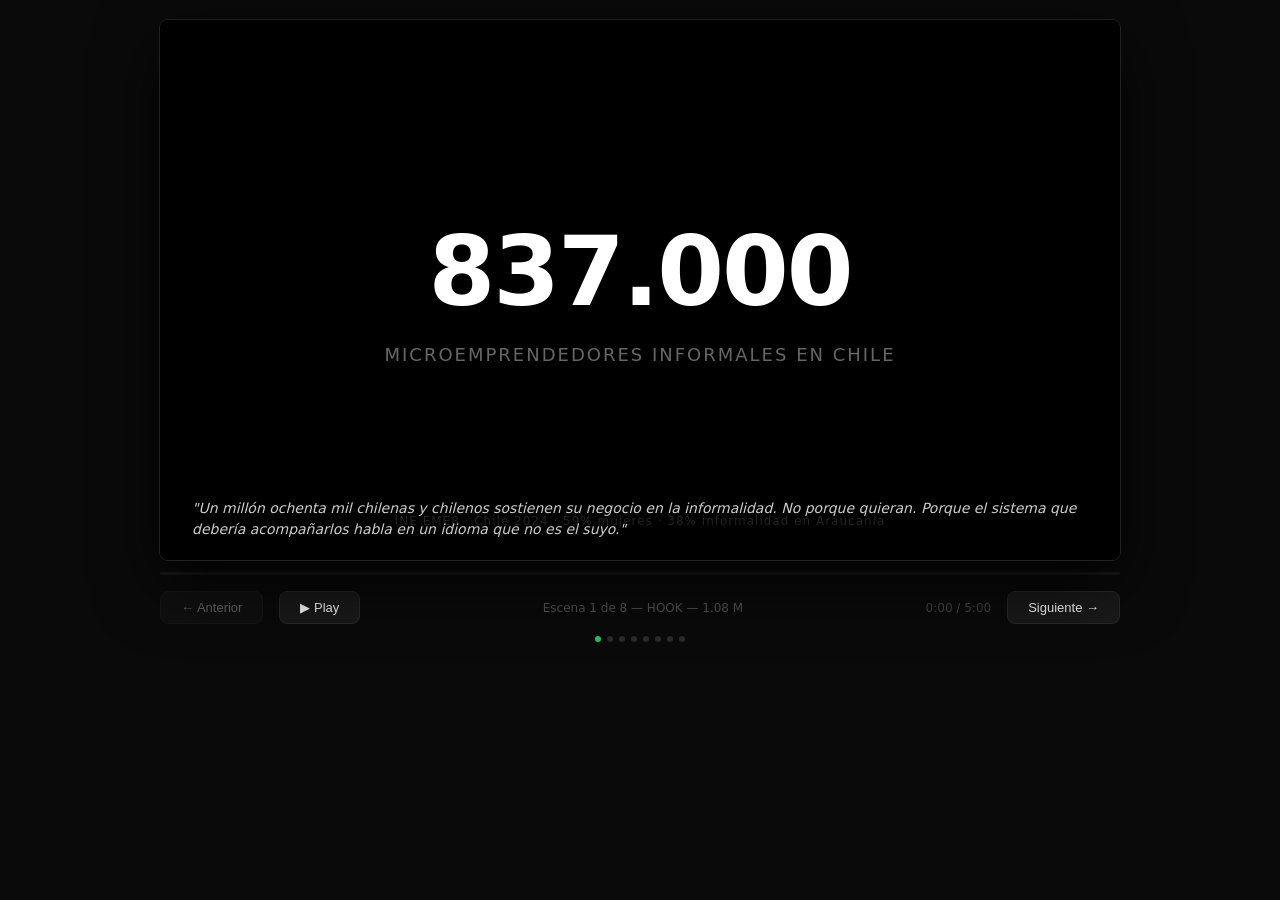
<file: docs/tu-plata-mipyme/video-preview/index.html>
<!DOCTYPE html>
<html lang="es">
<head>
<meta charset="UTF-8"/>
<meta name="viewport" content="width=device-width, initial-scale=1.0"/>
<title>Tu Plata Mipyme — Video Pitch Preview</title>
<style>
  * { margin: 0; padding: 0; box-sizing: border-box; }

  body {
    background: #0a0a0a;
    font-family: 'Segoe UI', system-ui, sans-serif;
    color: #fff;
    display: flex;
    flex-direction: column;
    align-items: center;
    min-height: 100vh;
    padding: 20px;
  }

  /* ── STAGE ── */
  #stage {
    width: 960px;
    height: 540px;
    position: relative;
    overflow: hidden;
    border-radius: 8px;
    box-shadow: 0 0 0 1px #222, 0 24px 64px rgba(0,0,0,.8);
    background: #000;
  }

  /* ── SCENES ── */
  .scene {
    position: absolute;
    inset: 0;
    display: flex;
    flex-direction: column;
    align-items: center;
    justify-content: center;
    opacity: 0;
    transition: opacity 0.6s ease;
    padding: 48px;
    text-align: center;
  }
  .scene.active { opacity: 1; }

  /* BG VARIANTS */
  .bg-black   { background: #000; }
  .bg-dark    { background: #0f1117; }
  .bg-warm    { background: #1a1208; }
  .bg-dark-warm { background: #111008; }
  .bg-brand   { background: #082a1a; }
  .bg-black-green { background: #05100a; }

  /* ── SCENE 1: HOOK ── */
  #counter {
    font-size: 96px;
    font-weight: 800;
    letter-spacing: -2px;
    color: #fff;
    font-variant-numeric: tabular-nums;
  }
  #counter-label {
    font-size: 18px;
    color: #666;
    margin-top: 16px;
    letter-spacing: 2px;
    text-transform: uppercase;
  }
  #source-note {
    position: absolute;
    bottom: 32px;
    font-size: 12px;
    color: #444;
    letter-spacing: 1px;
  }

  /* ── SCENE 2: PROBLEMA ── */
  .cards-row {
    display: flex;
    gap: 24px;
    align-items: stretch;
  }
  .stat-card {
    background: #1a1a1a;
    border: 1px solid #2a2a2a;
    border-radius: 12px;
    padding: 28px 24px;
    flex: 1;
    opacity: 0;
    transform: translateY(20px);
    transition: opacity 0.5s ease, transform 0.5s ease;
    text-align: center;
  }
  .stat-card.visible { opacity: 1; transform: translateY(0); }
  .stat-card .big { font-size: 48px; font-weight: 800; color: #f97316; line-height: 1; }
  .stat-card .desc { font-size: 13px; color: #888; margin-top: 10px; line-height: 1.5; }

  /* ── SCENE 3: CAROLINA ── */
  .persona-layout {
    display: flex;
    gap: 48px;
    align-items: center;
    width: 100%;
  }
  .avatar-placeholder {
    width: 180px;
    height: 220px;
    border-radius: 120px 120px 80px 80px;
    background: linear-gradient(160deg, #d4a574 0%, #c4855a 100%);
    flex-shrink: 0;
    position: relative;
    overflow: hidden;
  }
  .avatar-placeholder::after {
    content: '👩‍💼';
    position: absolute;
    inset: 0;
    display: flex;
    align-items: center;
    justify-content: center;
    font-size: 80px;
  }
  .persona-info { text-align: left; flex: 1; }
  .persona-name { font-size: 32px; font-weight: 700; margin-bottom: 4px; }
  .persona-sub { font-size: 14px; color: #f97316; margin-bottom: 16px; }
  .persona-facts { font-size: 15px; color: #aaa; line-height: 2; }
  .persona-quote {
    margin-top: 20px;
    font-size: 17px;
    font-style: italic;
    color: #f5e6c8;
    border-left: 3px solid #f97316;
    padding-left: 14px;
    line-height: 1.5;
  }
  .whatsapp-mock {
    width: 200px;
    background: #111;
    border-radius: 16px;
    border: 1px solid #2a2a2a;
    padding: 16px 12px;
    flex-shrink: 0;
    opacity: 0;
    transform: translateX(20px);
    transition: all 0.6s ease 0.8s;
  }
  .whatsapp-mock.visible { opacity: 1; transform: translateX(0); }
  .wa-header { display: flex; align-items: center; gap: 8px; margin-bottom: 12px; }
  .wa-dot { width: 28px; height: 28px; border-radius: 50%; background: #25d366; display: flex; align-items: center; justify-content: center; font-size: 14px; }
  .wa-name { font-size: 11px; font-weight: 600; }
  .wa-msg { background: #1f2937; border-radius: 8px 8px 8px 2px; padding: 8px 10px; font-size: 10px; color: #ccc; line-height: 1.4; }
  .wa-cursor { display: inline-block; width: 1px; height: 12px; background: #25d366; animation: blink 1s infinite; }
  @keyframes blink { 0%,100% { opacity:1 } 50% { opacity:0 } }

  /* ── SCENE 4: SOLUCIÓN ── */
  .demo-layout {
    display: flex;
    gap: 40px;
    align-items: flex-start;
    width: 100%;
  }
  .chat-window {
    flex: 1;
    background: #111;
    border-radius: 16px;
    border: 1px solid #2a2a2a;
    padding: 16px;
    min-height: 320px;
  }
  .chat-header {
    display: flex; align-items: center; gap: 10px;
    border-bottom: 1px solid #222; padding-bottom: 12px; margin-bottom: 12px;
  }
  .chat-avatar { width: 36px; height: 36px; border-radius: 50%; background: #25d366; display: flex; align-items: center; justify-content: center; font-size: 18px; }
  .chat-title { font-size: 13px; font-weight: 600; }
  .chat-sub { font-size: 10px; color: #25d366; }
  .chat-messages { display: flex; flex-direction: column; gap: 10px; }
  .msg-user { background: #054640; border-radius: 12px 12px 2px 12px; padding: 8px 12px; font-size: 12px; align-self: flex-end; max-width: 80%; opacity: 0; transition: opacity 0.4s ease; }
  .msg-bot  { background: #1f2937; border-radius: 12px 12px 12px 2px; padding: 10px 12px; font-size: 12px; align-self: flex-start; max-width: 90%; line-height: 1.5; opacity: 0; transition: opacity 0.4s ease; }
  .msg-user.show, .msg-bot.show { opacity: 1; }
  .msg-link { color: #25d366; font-size: 10px; display: block; margin-top: 4px; }
  .badge-verified {
    background: #0a2a1a;
    border: 1px solid #25d366;
    border-radius: 8px;
    padding: 12px 16px;
    font-size: 12px;
    color: #25d366;
    width: 200px;
    flex-shrink: 0;
    opacity: 0;
    transition: opacity 0.5s ease;
  }
  .badge-verified.show { opacity: 1; }
  .badge-icon { font-size: 24px; margin-bottom: 8px; }
  .badge-title { font-weight: 700; margin-bottom: 4px; }
  .badge-sub { color: #aaa; font-size: 11px; line-height: 1.4; }

  /* ── SCENE 5: DIFERENCIADORES ── */
  .arch-container {
    display: flex;
    flex-direction: column;
    align-items: center;
    gap: 16px;
    width: 100%;
  }
  .arch-title { font-size: 13px; color: #666; letter-spacing: 2px; text-transform: uppercase; margin-bottom: 8px; }
  .arch-supervisor {
    background: #1a2a3a;
    border: 2px solid #3b82f6;
    border-radius: 10px;
    padding: 12px 32px;
    font-size: 14px;
    font-weight: 700;
    color: #93c5fd;
    opacity: 0;
    transition: opacity 0.5s ease;
  }
  .arch-arrow { color: #3b82f6; font-size: 20px; opacity: 0; transition: opacity 0.5s ease 0.4s; }
  .arch-agents {
    display: flex;
    gap: 12px;
    opacity: 0;
    transition: opacity 0.5s ease 0.8s;
  }
  .agent-card {
    background: #0f1117;
    border: 1px solid #2a3a4a;
    border-radius: 8px;
    padding: 12px 14px;
    font-size: 11px;
    text-align: center;
    color: #64748b;
  }
  .agent-card .agent-name { font-weight: 600; color: #94a3b8; margin-bottom: 4px; font-size: 10px; }
  .agent-card .agent-etapa { color: #f97316; font-size: 9px; }
  .arch-badge {
    background: #0a1a0a;
    border: 1px solid #22c55e;
    border-radius: 8px;
    padding: 8px 20px;
    font-size: 12px;
    color: #22c55e;
    opacity: 0;
    transition: opacity 0.5s ease 1.2s;
  }
  .arch-supervisor.show, .arch-arrow.show, .arch-agents.show, .arch-badge.show { opacity: 1; }

  .diff-table {
    width: 100%;
    border-collapse: collapse;
    font-size: 12px;
    margin-top: 16px;
    opacity: 0;
    transition: opacity 0.5s ease;
  }
  .diff-table.show { opacity: 1; }
  .diff-table th { padding: 8px 12px; text-align: left; color: #666; border-bottom: 1px solid #1a1a1a; font-size: 10px; text-transform: uppercase; letter-spacing: 1px; }
  .diff-table td { padding: 8px 12px; border-bottom: 1px solid #111; }
  .diff-table .ours { color: #22c55e; font-weight: 600; }
  .diff-table .theirs { color: #666; }

  /* ── SCENE 6: STACK ── */
  .stack-grid {
    display: grid;
    grid-template-columns: 1fr 1fr;
    gap: 16px;
    width: 100%;
    max-width: 640px;
  }
  .stack-card {
    background: #0f1a0f;
    border: 1px solid #1a3a1a;
    border-radius: 10px;
    padding: 16px 20px;
    opacity: 0;
    transform: translateY(12px);
    transition: opacity 0.4s ease, transform 0.4s ease;
  }
  .stack-card.show { opacity: 1; transform: translateY(0); }
  .stack-card .sc-label { font-size: 10px; color: #22c55e; letter-spacing: 1px; text-transform: uppercase; margin-bottom: 4px; }
  .stack-card .sc-name { font-size: 16px; font-weight: 700; margin-bottom: 2px; }
  .stack-card .sc-role { font-size: 11px; color: #666; }
  .stack-metrics {
    display: flex;
    gap: 24px;
    margin-top: 24px;
    opacity: 0;
    transition: opacity 0.5s ease;
  }
  .stack-metrics.show { opacity: 1; }
  .metric { text-align: center; }
  .metric .mval { font-size: 22px; font-weight: 800; color: #22c55e; }
  .metric .mlabel { font-size: 10px; color: #666; margin-top: 2px; }

  /* ── SCENE 7: IMPACTO ── */
  .impact-layout { display: flex; gap: 40px; align-items: center; width: 100%; }
  .chart-area {
    flex: 1;
    height: 220px;
    position: relative;
  }
  .chart-svg { width: 100%; height: 100%; }
  .kpi-list { display: flex; flex-direction: column; gap: 16px; width: 240px; }
  .kpi-item {
    background: #111;
    border-radius: 10px;
    padding: 14px 16px;
    border-left: 3px solid #f97316;
    opacity: 0;
    transform: translateX(16px);
    transition: opacity 0.4s ease, transform 0.4s ease;
  }
  .kpi-item.show { opacity: 1; transform: translateX(0); }
  .kpi-item .kval { font-size: 20px; font-weight: 800; color: #f97316; }
  .kpi-item .kdesc { font-size: 11px; color: #888; margin-top: 2px; line-height: 1.4; }

  /* ── SCENE 8: CIERRE ── */
  #cierre-logo {
    font-size: 28px;
    font-weight: 800;
    letter-spacing: -0.5px;
    margin-bottom: 8px;
    opacity: 0;
    transition: opacity 1s ease;
  }
  #cierre-logo .verde { color: #22c55e; }
  #cierre-tagline {
    font-size: 14px;
    color: #555;
    letter-spacing: 2px;
    text-transform: uppercase;
    margin-bottom: 32px;
    opacity: 0;
    transition: opacity 1s ease 0.6s;
  }
  #cierre-quote {
    font-size: 20px;
    font-style: italic;
    color: #ddd;
    max-width: 520px;
    line-height: 1.6;
    opacity: 0;
    transition: opacity 1s ease 1.2s;
  }
  #cierre-author {
    font-size: 13px;
    color: #555;
    margin-top: 12px;
    opacity: 0;
    transition: opacity 1s ease 1.8s;
  }
  #cierre-logo.show, #cierre-tagline.show, #cierre-quote.show, #cierre-author.show { opacity: 1; }

  /* ── NARRATION BAR ── */
  #narration-bar {
    position: absolute;
    bottom: 0; left: 0; right: 0;
    background: linear-gradient(transparent, rgba(0,0,0,0.85));
    padding: 32px 32px 20px;
    font-size: 14px;
    color: #ccc;
    line-height: 1.5;
    min-height: 80px;
    transition: opacity 0.3s ease;
  }
  #narration-text { font-style: italic; }

  /* ── PROGRESS BAR ── */
  #progress-track {
    width: 960px;
    height: 3px;
    background: #1a1a1a;
    margin-top: 12px;
    border-radius: 2px;
    overflow: hidden;
  }
  #progress-fill {
    height: 100%;
    background: #22c55e;
    width: 0%;
    transition: width 0.5s linear;
  }

  /* ── CONTROLS ── */
  #controls {
    display: flex;
    align-items: center;
    gap: 16px;
    margin-top: 16px;
    width: 960px;
  }
  .ctrl-btn {
    background: #1a1a1a;
    border: 1px solid #2a2a2a;
    color: #fff;
    border-radius: 8px;
    padding: 8px 20px;
    font-size: 13px;
    cursor: pointer;
    transition: background 0.2s;
  }
  .ctrl-btn:hover { background: #2a2a2a; }
  .ctrl-btn:disabled { opacity: 0.3; cursor: default; }
  #scene-info {
    font-size: 12px;
    color: #555;
    flex: 1;
    text-align: center;
  }
  #time-display {
    font-size: 12px;
    color: #444;
    font-variant-numeric: tabular-nums;
  }

  /* ── SCENE INDICATOR ── */
  #scene-dots {
    display: flex;
    gap: 6px;
    margin-top: 12px;
  }
  .dot {
    width: 6px; height: 6px;
    border-radius: 50%;
    background: #2a2a2a;
    transition: background 0.3s ease;
  }
  .dot.active { background: #22c55e; }
</style>
</head>
<body>

<div id="stage">

  <!-- ESCENA 1: HOOK -->
  <div class="scene bg-black active" id="s1">
    <div id="counter">0</div>
    <div id="counter-label">microemprendedores informales en Chile</div>
    <div id="source-note">INE EME8 · Chile 2024 · 59% mujeres · 38% informalidad en Araucanía</div>
  </div>

  <!-- ESCENA 2: PROBLEMA -->
  <div class="scene bg-dark-warm" id="s2">
    <h2 style="font-size:18px;color:#666;letter-spacing:2px;text-transform:uppercase;margin-bottom:32px">El costo del statu quo</h2>
    <div class="cards-row">
      <div class="stat-card" id="card1">
        <div class="big">+50%</div>
        <div class="desc">postulaciones SERCOTEC/CORFO rechazadas por mala formulación</div>
      </div>
      <div class="stat-card" id="card2">
        <div class="big">27%→0%</div>
        <div class="desc">sobrepago tributario evitable · Pro-Pyme existe pero nadie lo activa</div>
      </div>
      <div class="stat-card" id="card3">
        <div class="big">~60%</div>
        <div class="desc">ideas informales mueren antes de la primera venta</div>
      </div>
    </div>
  </div>

  <!-- ESCENA 3: CAROLINA -->
  <div class="scene bg-warm" id="s3">
    <div class="persona-layout">
      <div class="avatar-placeholder"></div>
      <div class="persona-info">
        <div class="persona-name">Carolina</div>
        <div class="persona-sub">34 años · emprendedora digital</div>
        <div class="persona-facts">
          Vende por Instagram + Tienda Nube<br/>
          Factura ~3M CLP/mes<br/>
          Mezcla cuentas personal y negocio<br/>
          Miedo al SII antes de empezar
        </div>
        <div class="persona-quote">
          "Yo solo quiero vender tranquila, pero con tantas reglas... mejor no facturo."
        </div>
      </div>
      <div class="whatsapp-mock" id="wa-mock">
        <div class="wa-header">
          <div class="wa-dot">💬</div>
          <div>
            <div class="wa-name">Tu Plata Mipyme</div>
            <div style="font-size:9px;color:#25d366">en línea</div>
          </div>
        </div>
        <div class="wa-msg">
          Hola Carolina 👋 ¿En qué puedo ayudarte hoy?<span class="wa-cursor"></span>
        </div>
      </div>
    </div>
  </div>

  <!-- ESCENA 4: SOLUCIÓN -->
  <div class="scene bg-brand" id="s4">
    <div class="demo-layout">
      <div class="chat-window">
        <div class="chat-header">
          <div class="chat-avatar">💬</div>
          <div>
            <div class="chat-title">Tu Plata Mipyme</div>
            <div class="chat-sub" style="font-size:10px">● en línea · WhatsApp</div>
          </div>
        </div>
        <div class="chat-messages">
          <div class="msg-user" id="m1">¿Necesito boletas si vendo por Instagram?</div>
          <div class="msg-bot" id="m2">
            Sí. Como persona natural, cada venta es ingreso tributable desde el primer peso.
            <span class="msg-link">📎 sii.cl/boletas-honorarios</span>
          </div>
          <div class="msg-user" id="m3">¿Y si no he vendido mucho todavía?</div>
          <div class="msg-bot" id="m4">
            Igual debes emitir. Pero no te preocupes — te muestro el flujo paso a paso. Toma 10 minutos desde el sitio del SII.
            <span class="msg-link">📎 sii.cl/inicio-actividades</span>
          </div>
        </div>
      </div>
      <div class="badge-verified" id="badge-ver">
        <div class="badge-icon">✓</div>
        <div class="badge-title">Fuente verificada</div>
        <div class="badge-sub">Cada respuesta normativa incluye link al SII, CORFO o SERCOTEC.<br/><br/>Sin alucinación. Sin ambigüedad.</div>
      </div>
    </div>
  </div>

  <!-- ESCENA 5: DIFERENCIADORES -->
  <div class="scene bg-dark" id="s5">
    <div class="arch-container">
      <div class="arch-title">Arquitectura multi-agente</div>
      <div class="arch-supervisor" id="arch-sup">
        ⚡ Supervisor · Claude Sonnet 4.6
      </div>
      <div class="arch-arrow" id="arch-arr">↓ handoff JSON · Agent SDK</div>
      <div class="arch-agents" id="arch-ags">
        <div class="agent-card">
          <div class="agent-name">mentor-inicio</div>
          <div class="agent-etapa">Etapa 1 · Sueño</div>
        </div>
        <div class="agent-card">
          <div class="agent-name">acompañante-informal</div>
          <div class="agent-etapa">Etapa 2 · FOCO</div>
        </div>
        <div class="agent-card">
          <div class="agent-name">gestor-formalizacion</div>
          <div class="agent-etapa">Etapa 3 · Formal</div>
        </div>
        <div class="agent-card">
          <div class="agent-name">estratega-crecimiento</div>
          <div class="agent-etapa">Etapa 4 · PYME</div>
        </div>
      </div>
      <div class="arch-badge" id="arch-bdg">MCP propio · corpus regulatorio chileno · cache hit &gt;80%</div>
    </div>
  </div>

  <!-- ESCENA 6: STACK TÉCNICO -->
  <div class="scene bg-black-green" id="s6">
    <h2 style="font-size:14px;color:#22c55e;letter-spacing:2px;text-transform:uppercase;margin-bottom:24px">Stack técnico</h2>
    <div class="stack-grid">
      <div class="stack-card" id="sc1">
        <div class="sc-label">Supervisor</div>
        <div class="sc-name">Claude Sonnet 4.6</div>
        <div class="sc-role">Orquestación + razonamiento</div>
      </div>
      <div class="stack-card" id="sc2">
        <div class="sc-label">Clasificador</div>
        <div class="sc-name">Claude Haiku 4.5</div>
        <div class="sc-role">Routing de intención</div>
      </div>
      <div class="stack-card" id="sc3">
        <div class="sc-label">Framework</div>
        <div class="sc-name">Anthropic Agent SDK</div>
        <div class="sc-role">4 subagentes especializados</div>
      </div>
      <div class="stack-card" id="sc4">
        <div class="sc-label">Corpus regulatorio</div>
        <div class="sc-name">MCP propio</div>
        <div class="sc-role">SII · CORFO · SERCOTEC · CMF</div>
      </div>
    </div>
    <div class="stack-metrics" id="stk-metrics">
      <div class="metric"><div class="mval">&lt;4s</div><div class="mlabel">latencia WhatsApp</div></div>
      <div class="metric"><div class="mval">&gt;80%</div><div class="mlabel">cache hit</div></div>
      <div class="metric"><div class="mval">&lt;$0.30</div><div class="mlabel">USD/usuario/mes</div></div>
    </div>
  </div>

  <!-- ESCENA 7: IMPACTO -->
  <div class="scene bg-dark" id="s7">
    <div class="impact-layout">
      <div class="chart-area">
        <h3 style="font-size:12px;color:#666;text-transform:uppercase;letter-spacing:1px;margin-bottom:12px">Usuarios activos mensuales (MAU)</h3>
        <svg class="chart-svg" viewBox="0 0 400 180" id="mau-svg">
          <defs>
            <linearGradient id="lineGrad" x1="0" y1="0" x2="0" y2="1">
              <stop offset="0%" stop-color="#f97316" stop-opacity="0.3"/>
              <stop offset="100%" stop-color="#f97316" stop-opacity="0"/>
            </linearGradient>
          </defs>
          <!-- Grid lines -->
          <line x1="40" y1="20" x2="40" y2="160" stroke="#1a1a1a" stroke-width="1"/>
          <line x1="40" y1="160" x2="380" y2="160" stroke="#1a1a1a" stroke-width="1"/>
          <line x1="40" y1="20" x2="380" y2="20" stroke="#111" stroke-width="1" stroke-dasharray="4,4"/>
          <line x1="40" y1="90" x2="380" y2="90" stroke="#111" stroke-width="1" stroke-dasharray="4,4"/>
          <!-- Labels -->
          <text x="36" y="164" fill="#555" font-size="9" text-anchor="end">0</text>
          <text x="36" y="94" fill="#555" font-size="9" text-anchor="end">250</text>
          <text x="36" y="24" fill="#555" font-size="9" text-anchor="end">500</text>
          <!-- X labels -->
          <text x="80" y="172" fill="#555" font-size="9" text-anchor="middle">Mes 1</text>
          <text x="150" y="172" fill="#555" font-size="9" text-anchor="middle">Mes 3</text>
          <text x="240" y="172" fill="#555" font-size="9" text-anchor="middle">Mes 6</text>
          <text x="340" y="172" fill="#555" font-size="9" text-anchor="middle">Mes 9</text>
          <!-- Area fill -->
          <path id="chart-area" d="M80,155 L150,143 L240,115 L340,20 L340,160 L80,160 Z" fill="url(#lineGrad)" opacity="0">
            <animate attributeName="opacity" from="0" to="1" dur="1s" begin="indefinite" id="area-anim" fill="freeze"/>
          </path>
          <!-- Line -->
          <polyline id="chart-line"
            points="80,155 150,143 240,115 340,20"
            fill="none" stroke="#f97316" stroke-width="2.5" stroke-linecap="round" stroke-linejoin="round"
            stroke-dasharray="400" stroke-dashoffset="400">
          </polyline>
          <!-- Dots -->
          <circle cx="80"  cy="155" r="4" fill="#f97316" opacity="0" id="d1"/>
          <circle cx="150" cy="143" r="4" fill="#f97316" opacity="0" id="d2"/>
          <circle cx="240" cy="115" r="4" fill="#f97316" opacity="0" id="d3"/>
          <circle cx="340" cy="20"  r="4" fill="#f97316" opacity="0" id="d4"/>
          <!-- Value labels -->
          <text x="80"  y="150" fill="#f97316" font-size="9" text-anchor="middle" opacity="0" id="v1">~10</text>
          <text x="150" y="138" fill="#f97316" font-size="9" text-anchor="middle" opacity="0" id="v2">50</text>
          <text x="240" y="110" fill="#f97316" font-size="9" text-anchor="middle" opacity="0" id="v3">250</text>
          <text x="340" y="15"  fill="#f97316" font-size="9" text-anchor="middle" opacity="0" id="v4">500</text>
        </svg>
      </div>
      <div class="kpi-list">
        <div class="kpi-item" id="kpi1">
          <div class="kval">40%</div>
          <div class="kdesc">retención semana 4<br/><span style="color:#555">vs ~15% promedio apps financieras</span></div>
        </div>
        <div class="kpi-item" id="kpi2">
          <div class="kval">&gt;50% → &lt;25%</div>
          <div class="kdesc">rechazo SERCOTEC/CORFO<br/><span style="color:#555">en cohorte asistida</span></div>
        </div>
        <div class="kpi-item" id="kpi3">
          <div class="kval">&gt;8%</div>
          <div class="kdesc">conversión Free → Pro<br/><span style="color:#555">en el momento del valor evidente</span></div>
        </div>
      </div>
    </div>
  </div>

  <!-- ESCENA 8: CIERRE -->
  <div class="scene bg-black" id="s8">
    <div id="cierre-logo">Tu Plata <span class="verde">Mipyme</span></div>
    <div id="cierre-tagline">Copiloto WhatsApp · Freemium · Multi-agente</div>
    <div id="cierre-quote">"Al final es ofrecer la ayuda para que este emprendedor deje de pensar en el sistema y se dedique a emprender."</div>
    <div id="cierre-author">— Felipe, co-fundador</div>
  </div>

  <!-- Narration overlay -->
  <div id="narration-bar">
    <div id="narration-text"></div>
  </div>

</div><!-- /stage -->

<!-- Progress -->
<div id="progress-track"><div id="progress-fill"></div></div>

<!-- Controls -->
<div id="controls">
  <button class="ctrl-btn" id="btn-prev" onclick="prevScene()" disabled>← Anterior</button>
  <button class="ctrl-btn" id="btn-play" onclick="togglePlay()">▶ Play</button>
  <div id="scene-info">Escena 1 de 8 — HOOK</div>
  <div id="time-display">0:00 / 5:00</div>
  <button class="ctrl-btn" id="btn-next" onclick="nextScene()">Siguiente →</button>
</div>

<!-- Scene dots -->
<div id="scene-dots">
  <div class="dot active" onclick="goToScene(0)"></div>
  <div class="dot" onclick="goToScene(1)"></div>
  <div class="dot" onclick="goToScene(2)"></div>
  <div class="dot" onclick="goToScene(3)"></div>
  <div class="dot" onclick="goToScene(4)"></div>
  <div class="dot" onclick="goToScene(5)"></div>
  <div class="dot" onclick="goToScene(6)"></div>
  <div class="dot" onclick="goToScene(7)"></div>
</div>

<script>
const scenes = [
  {
    id: 's1', duration: 30,
    label: 'HOOK — 1.08 M',
    narration: '"Un millón ochenta mil chilenas y chilenos sostienen su negocio en la informalidad. No porque quieran. Porque el sistema que debería acompañarlos habla en un idioma que no es el suyo."',
    onEnter: animateS1
  },
  {
    id: 's2', duration: 45,
    label: 'PROBLEMA — El costo invisible',
    narration: '"Más de la mitad de las postulaciones a SERCOTEC y CORFO se rechazan. No porque los proyectos sean malos — porque nadie los acompañó a formularlos bien. Los emprendedores que calificarían a Pro-Pyme siguen pagando el 27% cuando deberían pagar cero. Y el 60% abandona antes de la primera venta."',
    onEnter: animateS2
  },
  {
    id: 's3', duration: 45,
    label: 'PERSONA — Carolina, 34 años',
    narration: '"Carolina tiene 34 años. Vende por Instagram y Tienda Nube. Factura ~3 millones de pesos al mes. Su mayor miedo: que el SII la multe antes de que tenga tiempo de entender qué hizo mal."',
    onEnter: animateS3
  },
  {
    id: 's4', duration: 60,
    label: 'SOLUCIÓN — Demo WhatsApp',
    narration: '"Tu Plata Mipyme vive en WhatsApp — donde Carolina ya está. Cada respuesta normativa viene con link verificable al SII, CORFO o SERCOTEC. Sin alucinación. Gratis hasta el momento en que formalizarse genera valor evidente."',
    onEnter: animateS4
  },
  {
    id: 's5', duration: 45,
    label: 'DIFERENCIADORES — Multi-agente',
    narration: '"95.3% de penetración móvil. WhatsApp no requiere aprender nada nuevo. 4 subagentes especializados por etapa del emprendedor, coordinados por un supervisor, con corpus regulatorio chileno propio, cacheado a más del 80%."',
    onEnter: animateS5
  },
  {
    id: 's6', duration: 30,
    label: 'STACK TÉCNICO',
    narration: '"Claude Sonnet 4.6 supervisor · Haiku 4.5 clasificador · Agent SDK · MCP propio. Cache hit >80% · Latencia <4s · Costo <$0.30 USD/usuario/mes."',
    onEnter: animateS6
  },
  {
    id: 's7', duration: 30,
    label: 'IMPACTO PROYECTADO',
    narration: '"50 emprendedoras en el mes 3. 500 en el mes 9. Retención s4: 40%. Rechazo SERCOTEC: >50% → <25% en cohorte asistida. Conversión Free→Pro: >8%."',
    onEnter: animateS7
  },
  {
    id: 's8', duration: 15,
    label: 'CIERRE',
    narration: '"Al final es ofrecer la ayuda para que este emprendedor deje de pensar en el sistema y se dedique a emprender." — Felipe, co-fundador',
    onEnter: animateS8
  }
];

let current = 0;
let playing = false;
let timer = null;
let elapsed = 0;
let sceneElapsed = 0;
const TOTAL = scenes.reduce((a,s) => a + s.duration, 0); // 300s

function formatTime(s) {
  const m = Math.floor(s/60);
  const sec = Math.floor(s%60);
  return `${m}:${sec.toString().padStart(2,'0')}`;
}

function updateUI() {
  document.getElementById('scene-info').textContent =
    `Escena ${current+1} de ${scenes.length} — ${scenes[current].label}`;
  document.getElementById('time-display').textContent =
    `${formatTime(elapsed)} / ${formatTime(TOTAL)}`;
  document.getElementById('progress-fill').style.width =
    `${(elapsed/TOTAL)*100}%`;
  document.getElementById('narration-text').textContent =
    scenes[current].narration;
  document.getElementById('btn-prev').disabled = current === 0;
  document.getElementById('btn-next').disabled = current === scenes.length - 1;
  document.querySelectorAll('.dot').forEach((d,i) => d.classList.toggle('active', i === current));
}

function showScene(idx) {
  document.querySelectorAll('.scene').forEach(s => s.classList.remove('active'));
  document.getElementById(scenes[idx].id).classList.add('active');
  scenes[idx].onEnter();
  updateUI();
}

function goToScene(idx) {
  stopPlay();
  current = idx;
  elapsed = scenes.slice(0,idx).reduce((a,s) => a + s.duration, 0);
  sceneElapsed = 0;
  showScene(idx);
}

function nextScene() {
  if (current < scenes.length - 1) goToScene(current + 1);
}

function prevScene() {
  if (current > 0) goToScene(current - 1);
}

function togglePlay() {
  if (playing) stopPlay(); else startPlay();
}

function startPlay() {
  playing = true;
  document.getElementById('btn-play').textContent = '⏸ Pausa';
  timer = setInterval(() => {
    elapsed++;
    sceneElapsed++;
    updateUI();
    if (sceneElapsed >= scenes[current].duration) {
      sceneElapsed = 0;
      if (current < scenes.length - 1) {
        current++;
        showScene(current);
      } else {
        stopPlay();
      }
    }
  }, 1000);
}

function stopPlay() {
  playing = false;
  document.getElementById('btn-play').textContent = '▶ Play';
  clearInterval(timer);
}

// ── ANIMACIONES POR ESCENA ──

function animateS1() {
  const el = document.getElementById('counter');
  let v = 0, target = 1080000;
  const step = Math.ceil(target / 80);
  el.textContent = '0';
  const t = setInterval(() => {
    v = Math.min(v + step, target);
    el.textContent = v.toLocaleString('es-CL');
    if (v >= target) clearInterval(t);
  }, 25);
}

function animateS2() {
  ['card1','card2','card3'].forEach((id, i) => {
    setTimeout(() => document.getElementById(id).classList.add('visible'), i * 700);
  });
}

function animateS3() {
  setTimeout(() => document.getElementById('wa-mock').classList.add('visible'), 600);
}

function animateS4() {
  const msgs = ['m1','m2','m3','m4'];
  msgs.forEach((id, i) => {
    setTimeout(() => document.getElementById(id).classList.add('show'), 800 + i * 1400);
  });
  setTimeout(() => document.getElementById('badge-ver').classList.add('show'), 3000);
}

function animateS5() {
  setTimeout(() => document.getElementById('arch-sup').classList.add('show'), 300);
  setTimeout(() => document.getElementById('arch-arr').classList.add('show'), 800);
  setTimeout(() => document.getElementById('arch-ags').classList.add('show'), 1300);
  setTimeout(() => document.getElementById('arch-bdg').classList.add('show'), 2000);
}

function animateS6() {
  ['sc1','sc2','sc3','sc4'].forEach((id, i) => {
    setTimeout(() => document.getElementById(id).classList.add('show'), 300 + i * 400);
  });
  setTimeout(() => document.getElementById('stk-metrics').classList.add('show'), 2200);
}

function animateS7() {
  // Chart animation
  const line = document.getElementById('chart-line');
  line.style.transition = 'stroke-dashoffset 1.5s ease-in-out';
  setTimeout(() => { line.style.strokeDashoffset = '0'; }, 200);
  setTimeout(() => {
    document.getElementById('chart-area').beginElement &&
      document.getElementById('chart-area').beginElement();
    document.getElementById('chart-area').style.opacity = '1';
    ['d1','d2','d3','d4','v1','v2','v3','v4'].forEach(id => {
      document.getElementById(id).style.opacity = '1';
    });
  }, 1800);
  ['kpi1','kpi2','kpi3'].forEach((id, i) => {
    setTimeout(() => document.getElementById(id).classList.add('show'), 600 + i * 500);
  });
}

function animateS8() {
  ['cierre-logo','cierre-tagline','cierre-quote','cierre-author'].forEach(id => {
    document.getElementById(id).classList.add('show');
  });
}

// Init
showScene(0);
</script>
</body>
</html>
</file>
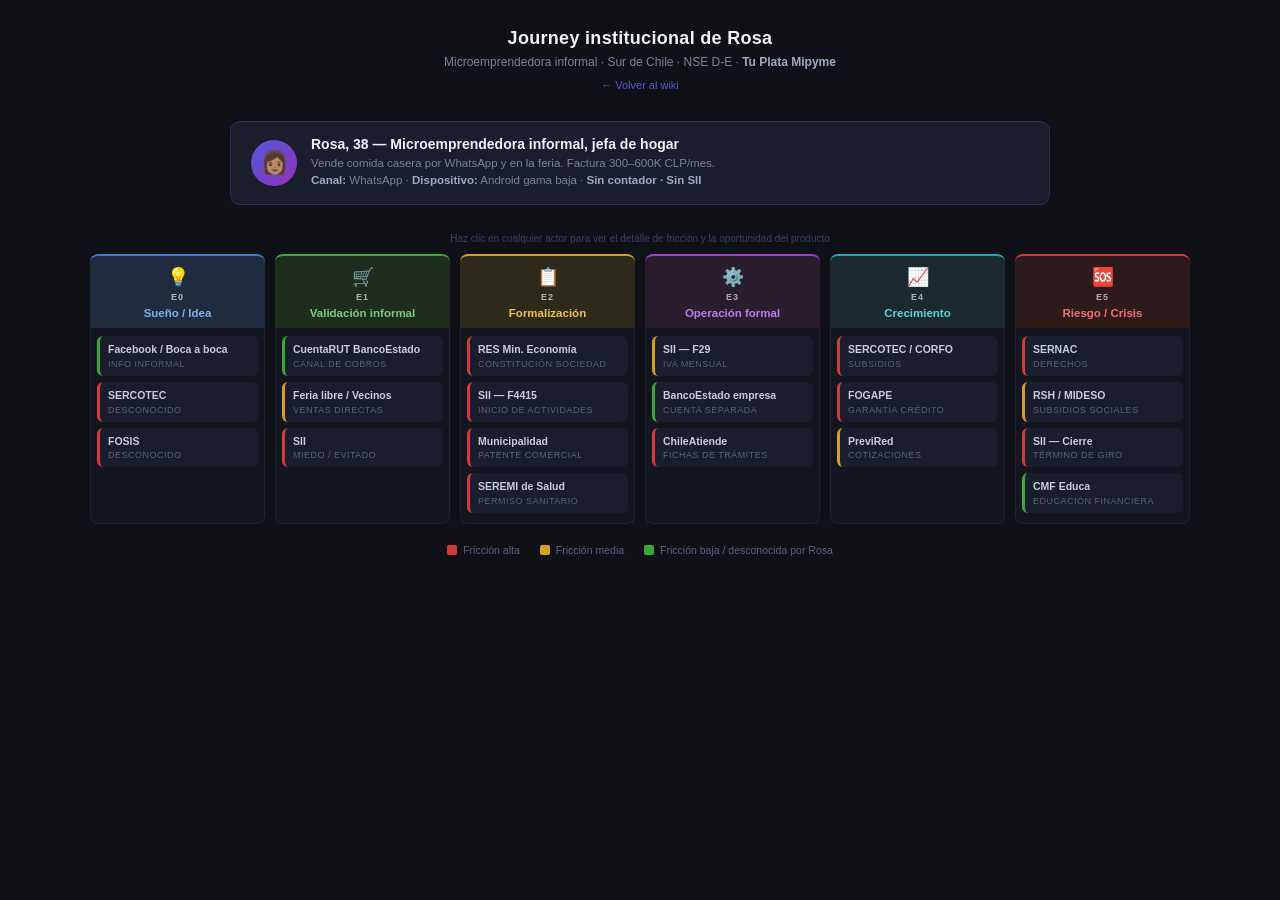
<file: docs/assets/journey-rosa.html>
<!DOCTYPE html>
<html lang="es">
<head>
<meta charset="UTF-8">
<meta name="viewport" content="width=device-width, initial-scale=1.0">
<title>Journey institucional de Rosa — Tu Plata Mipyme</title>
<style>
  * { box-sizing: border-box; margin: 0; padding: 0; }

  body {
    font-family: -apple-system, BlinkMacSystemFont, 'Segoe UI', sans-serif;
    background: #0f1117;
    color: #e8eaf0;
    min-height: 100vh;
    padding: 28px 20px 80px;
  }

  .header {
    text-align: center;
    margin-bottom: 28px;
  }
  .header h1 {
    font-size: 18px;
    font-weight: 700;
    color: #f0f2f8;
    letter-spacing: 0.3px;
    margin-bottom: 6px;
  }
  .header p {
    font-size: 12px;
    color: #7b8299;
  }
  .back-link {
    display: inline-block;
    margin-top: 10px;
    font-size: 11px;
    color: #4f5bd5;
    text-decoration: none;
  }
  .back-link:hover { text-decoration: underline; }

  /* Rosa banner */
  .rosa-banner {
    display: flex;
    align-items: center;
    gap: 14px;
    background: #1a1d2e;
    border: 1px solid #2e3250;
    border-radius: 10px;
    padding: 14px 20px;
    margin-bottom: 28px;
    max-width: 820px;
    margin-left: auto;
    margin-right: auto;
  }
  .rosa-avatar {
    width: 46px; height: 46px;
    border-radius: 50%;
    background: linear-gradient(135deg, #4f5bd5, #962fbf);
    display: flex; align-items: center; justify-content: center;
    font-size: 22px; flex-shrink: 0;
  }
  .rosa-info h2 { font-size: 14px; font-weight: 700; color: #f0f2f8; margin-bottom: 3px; }
  .rosa-info p  { font-size: 11.5px; color: #7b8299; line-height: 1.5; }
  .rosa-info p strong { color: #a0a8c8; }

  /* Journey grid */
  .journey {
    display: grid;
    grid-template-columns: repeat(6, 1fr);
    gap: 10px;
    margin-bottom: 20px;
    max-width: 1100px;
    margin-left: auto;
    margin-right: auto;
  }

  .stage { display: flex; flex-direction: column; }

  .stage-header {
    border-radius: 8px 8px 0 0;
    padding: 10px 10px 8px;
    text-align: center;
  }
  .stage-header .stage-num  { font-size: 9px; font-weight: 700; letter-spacing: 1px; text-transform: uppercase; opacity: 0.7; margin-bottom: 4px; }
  .stage-header .stage-name { font-size: 11.5px; font-weight: 700; line-height: 1.3; }
  .stage-header .stage-icon { font-size: 18px; margin-bottom: 4px; display: block; }

  .s0 .stage-header { background: #1f2b3e; border-top: 2px solid #3a7bd5; }
  .s0 .stage-header .stage-name { color: #7ab3f0; }
  .s1 .stage-header { background: #1e2e1e; border-top: 2px solid #3aa83a; }
  .s1 .stage-header .stage-name { color: #7acc7a; }
  .s2 .stage-header { background: #2e2a1a; border-top: 2px solid #d5a020; }
  .s2 .stage-header .stage-name { color: #f0c050; }
  .s3 .stage-header { background: #2a1e2e; border-top: 2px solid #9b3dd5; }
  .s3 .stage-header .stage-name { color: #c07af0; }
  .s4 .stage-header { background: #1a2a2e; border-top: 2px solid #20a8b5; }
  .s4 .stage-header .stage-name { color: #60d0e0; }
  .s5 .stage-header { background: #2e1a1a; border-top: 2px solid #d53a3a; }
  .s5 .stage-header .stage-name { color: #f07070; }

  .actors-list {
    display: flex;
    flex-direction: column;
    gap: 6px;
    padding: 8px 6px 10px;
    background: #13151f;
    border-radius: 0 0 8px 8px;
    border: 1px solid #1e2235;
    border-top: none;
    flex: 1;
  }

  .actor-card {
    background: #1a1d2e;
    border-radius: 6px;
    padding: 7px 8px;
    cursor: pointer;
    transition: all 0.15s ease;
    border-left: 3px solid transparent;
  }
  .actor-card:hover { background: #20243a; transform: translateX(2px); }
  .actor-card.friction-high { border-left-color: #d53a3a; }
  .actor-card.friction-med  { border-left-color: #d5a020; }
  .actor-card.friction-low  { border-left-color: #3aa83a; }

  .actor-name { font-size: 10.5px; font-weight: 600; color: #c8cce0; margin-bottom: 2px; line-height: 1.3; }
  .actor-tag  { font-size: 9px; color: #5a6080; text-transform: uppercase; letter-spacing: 0.5px; }

  /* Legend */
  .legend {
    display: flex; align-items: center; justify-content: center;
    gap: 20px; margin-bottom: 16px;
    max-width: 1100px; margin-left: auto; margin-right: auto;
  }
  .legend-item { display: flex; align-items: center; gap: 6px; font-size: 10.5px; color: #5a6080; }
  .legend-dot  { width: 10px; height: 10px; border-radius: 2px; }
  .ld-high { background: #d53a3a; }
  .ld-med  { background: #d5a020; }
  .ld-low  { background: #3aa83a; }

  .tap-hint {
    text-align: center; font-size: 10px; color: #3a4060;
    margin-bottom: 10px; max-width: 1100px; margin-left: auto; margin-right: auto;
  }

  /* Detail panel (fixed bottom) */
  .detail-panel {
    position: fixed;
    bottom: 0; left: 0; right: 0;
    background: #161925;
    border-top: 1px solid #2e3250;
    padding: 16px 28px;
    display: none;
    z-index: 100;
    box-shadow: 0 -8px 32px rgba(0,0,0,0.5);
  }
  .detail-panel.visible { display: block; }
  .dp-inner { max-width: 900px; margin: 0 auto; display: flex; gap: 20px; align-items: flex-start; }
  .dp-left { flex: 0 0 auto; }
  .dp-actor { font-size: 15px; font-weight: 700; color: #f0f2f8; margin-bottom: 5px; }
  .dp-friction {
    display: inline-block; font-size: 9px; font-weight: 700;
    letter-spacing: 1px; text-transform: uppercase;
    padding: 2px 8px; border-radius: 4px;
  }
  .dp-friction.high { background: #3a1515; color: #f07070; }
  .dp-friction.med  { background: #2e2010; color: #f0c050; }
  .dp-friction.low  { background: #102a10; color: #7acc7a; }
  .dp-right { flex: 1; }
  .dp-rol { font-size: 12px; color: #7a80a0; margin-bottom: 5px; }
  .dp-txt { font-size: 12px; color: #c8cce0; line-height: 1.6; }
  .dp-close {
    position: absolute; top: 14px; right: 20px;
    font-size: 20px; color: #5a6080; cursor: pointer; line-height: 1;
    background: none; border: none;
  }
  .dp-close:hover { color: #c8cce0; }

  @media (max-width: 800px) {
    .journey { grid-template-columns: repeat(3, 1fr); }
    .dp-inner { flex-direction: column; gap: 8px; }
  }
  @media (max-width: 500px) {
    .journey { grid-template-columns: repeat(2, 1fr); }
  }
</style>
</head>
<body>

<div class="header">
  <h1>Journey institucional de Rosa</h1>
  <p>Microemprendedora informal · Sur de Chile · NSE D-E · <strong style="color:#a0a8c8">Tu Plata Mipyme</strong></p>
  <a class="back-link" href="javascript:history.back()">← Volver al wiki</a>
</div>

<div class="rosa-banner" style="max-width:820px">
  <div class="rosa-avatar">👩🏽</div>
  <div class="rosa-info">
    <h2>Rosa, 38 — Microemprendedora informal, jefa de hogar</h2>
    <p>Vende comida casera por WhatsApp y en la feria. Factura 300–600K CLP/mes.<br>
    <strong>Canal:</strong> WhatsApp · <strong>Dispositivo:</strong> Android gama baja · <strong>Sin contador · Sin SII</strong></p>
  </div>
</div>

<p class="tap-hint">Haz clic en cualquier actor para ver el detalle de fricción y la oportunidad del producto</p>

<div class="journey">

  <div class="stage s0">
    <div class="stage-header">
      <span class="stage-icon">💡</span>
      <div class="stage-num">E0</div>
      <div class="stage-name">Sueño / Idea</div>
    </div>
    <div class="actors-list">
      <div class="actor-card friction-low" data-actor="Facebook / Boca a boca" data-tipo="Comunidad informal" data-friction="low" data-rol="Única fuente de información de Rosa sobre emprendimiento." data-txt="Amplifica mitos: 'formalizar te llena de impuestos'. Rosa toma decisiones críticas con información incorrecta o directamente falsa desde grupos no moderados.">
        <div class="actor-name">Facebook / Boca a boca</div><div class="actor-tag">Info informal</div>
      </div>
      <div class="actor-card friction-high" data-actor="SERCOTEC" data-tipo="Fomento productivo" data-friction="high" data-rol="Subsidios Capital Semilla, Crece, Mujer Emprendedora." data-txt="Rosa no lo conoce. Si lo conociera, no sabría cómo postular: >50% de rechazo por formularios mal llenados. Un entrevistador conversacional que redacte el Canvas emparejaría la cancha.">
        <div class="actor-name">SERCOTEC</div><div class="actor-tag">Desconocido</div>
      </div>
      <div class="actor-card friction-high" data-actor="FOSIS" data-tipo="Social" data-friction="high" data-rol="Subsidios Emprendamos Semilla (350K–750K CLP). Requiere RSH." data-txt="Rosa podría calificar por tramo RSH pero no sabe que existe. Requiere cruce automático de perfil socioeconómico con convocatorias abiertas para descubrirlo.">
        <div class="actor-name">FOSIS</div><div class="actor-tag">Desconocido</div>
      </div>
    </div>
  </div>

  <div class="stage s1">
    <div class="stage-header">
      <span class="stage-icon">🛒</span>
      <div class="stage-num">E1</div>
      <div class="stage-name">Validación informal</div>
    </div>
    <div class="actors-list">
      <div class="actor-card friction-low" data-actor="CuentaRUT BancoEstado" data-tipo="Banco público" data-friction="low" data-rol="Canal de cobros y pagos. Rosa mezcla gastos personales con del negocio." data-txt="Ley 21.713 (vigente 01/2025): al superar 50–100 transferencias/mes el banco reporta al SII automáticamente. Rosa no lo sabe. Riesgo de bloqueo de cuenta por actividad sospechosa.">
        <div class="actor-name">CuentaRUT BancoEstado</div><div class="actor-tag">Canal de cobros</div>
      </div>
      <div class="actor-card friction-med" data-actor="Feria libre / Vecinos" data-tipo="Mercado informal" data-friction="med" data-rol="Canal de ventas principal. Pago en efectivo o transferencia." data-txt="Canal funciona bien, pero el techo es claro: sin factura no puede vender a colegios, restaurantes ni empresas. Costo de oportunidad invisible de 200–500K CLP/mes en clientes B2B perdidos.">
        <div class="actor-name">Feria libre / Vecinos</div><div class="actor-tag">Ventas directas</div>
      </div>
      <div class="actor-card friction-high" data-actor="SII" data-tipo="Regulador tributario" data-friction="high" data-rol="Rosa lo evita activamente. Lo asocia con multas y pérdida de subsidios." data-txt="Mito #1: 'formalizar = pagar más'. El Art. 8 bis del Código Tributario presume buena fe. El SII educa a través de SII Educa, pero el canal web nunca llega a Rosa.">
        <div class="actor-name">SII</div><div class="actor-tag">Miedo / Evitado</div>
      </div>
    </div>
  </div>

  <div class="stage s2">
    <div class="stage-header">
      <span class="stage-icon">📋</span>
      <div class="stage-num">E2</div>
      <div class="stage-name">Formalización</div>
    </div>
    <div class="actors-list">
      <div class="actor-card friction-high" data-actor="RES (Min. Economía)" data-tipo="Plataforma estatal" data-friction="high" data-rol="Constitución de sociedad (SpA, EIRL, MEF). El borrador es gratis." data-txt="35–40% de los borradores no se firman por dudas sobre 'objeto social', 'capital suscrito' y el tipo de firma electrónica. Rosa no sabe la diferencia entre FEA avanzada ($40K) y simple ($2K).">
        <div class="actor-name">RES Min. Economía</div><div class="actor-tag">Constitución sociedad</div>
      </div>
      <div class="actor-card friction-high" data-actor="SII — F4415 Inicio Actividades" data-tipo="Regulador tributario" data-friction="high" data-rol="Trámite obligatorio post-RES. Sin esto, no puede emitir boletas ni facturas." data-txt="Error clásico: creer que el RUT del RES ya habilita para facturar. El F4415 es un trámite distinto, en otra plataforma, con otro login. La tasa de abandono a medio camino es alta.">
        <div class="actor-name">SII — F4415</div><div class="actor-tag">Inicio de actividades</div>
      </div>
      <div class="actor-card friction-high" data-actor="Municipalidad" data-tipo="Gobierno local" data-friction="high" data-rol="Patente comercial obligatoria. Varía por comuna: tasa 2,5–5‰ del capital." data-txt="Cero API consolidada entre las 345 comunas. Muchas Mipymes operan formalizadas en el SII pero ilegales municipalmente. Tramitación presencial en el sur de Chile.">
        <div class="actor-name">Municipalidad</div><div class="actor-tag">Patente comercial</div>
      </div>
      <div class="actor-card friction-high" data-actor="SEREMI de Salud" data-tipo="Regulador sanitario" data-friction="high" data-rol="Resolución sanitaria obligatoria si Rosa vende alimentos." data-txt="Requisitos técnicos de infraestructura (lavamanos separado, materialidad de muros, flujo de alimentos) que Rosa desconoce antes de pagar el arancel. Alto rechazo por incumplimiento preventivo.">
        <div class="actor-name">SEREMI de Salud</div><div class="actor-tag">Permiso sanitario</div>
      </div>
    </div>
  </div>

  <div class="stage s3">
    <div class="stage-header">
      <span class="stage-icon">⚙️</span>
      <div class="stage-num">E3</div>
      <div class="stage-name">Operación formal</div>
    </div>
    <div class="actors-list">
      <div class="actor-card friction-med" data-actor="SII — F29 mensual" data-tipo="Regulador tributario" data-friction="med" data-rol="Declaración mensual de IVA. Vence el día 20 de cada mes." data-txt="Multa automática por no presentar declaración 'sin movimiento'. Rosa olvida hacerlo porque nadie la avisa. Un recordatorio al día 12 y 18 con instrucciones simples resuelve la mayoría de multas evitables.">
        <div class="actor-name">SII — F29</div><div class="actor-tag">IVA mensual</div>
      </div>
      <div class="actor-card friction-low" data-actor="BancoEstado — Cuenta empresa" data-tipo="Banco público" data-friction="low" data-rol="Cuenta para separar finanzas del negocio de las personales." data-txt="BancoEstado ofrece Cuenta FAN gratuita para microempresas. Rosa no sabe que existe y sigue usando CuentaRUT personal, mezclando finanzas y arriesgando bloqueo.">
        <div class="actor-name">BancoEstado empresa</div><div class="actor-tag">Cuenta separada</div>
      </div>
      <div class="actor-card friction-high" data-actor="ChileAtiende" data-tipo="Portal trámites" data-friction="high" data-rol="Centraliza información de trámites del Estado. API disponible." data-txt="El portal existe pero no llega a Rosa por canal web. API con access token disponible para construir un MCP que entregue fichas de trámites directamente en WhatsApp, en el idioma de Rosa.">
        <div class="actor-name">ChileAtiende</div><div class="actor-tag">Fichas de trámites</div>
      </div>
    </div>
  </div>

  <div class="stage s4">
    <div class="stage-header">
      <span class="stage-icon">📈</span>
      <div class="stage-num">E4</div>
      <div class="stage-name">Crecimiento</div>
    </div>
    <div class="actors-list">
      <div class="actor-card friction-high" data-actor="SERCOTEC / CORFO" data-tipo="Fomento productivo" data-friction="high" data-rol="Subsidios competitivos: Capital Semilla, Crece, Mujer Emprendedora." data-txt=">50% de las postulaciones se rechazan por estar mal formuladas. Rosa no entiende el Canvas ni el formato de pitch en video. Un asistente que la entreviste y redacte el formulario por ella emparejaría la cancha.">
        <div class="actor-name">SERCOTEC / CORFO</div><div class="actor-tag">Subsidios</div>
      </div>
      <div class="actor-card friction-high" data-actor="FOGAPE / BancoEstado" data-tipo="Garantía estatal" data-friction="high" data-rol="Garantía estatal para crédito bancario. El Estado avala al banco." data-txt="Mito crítico: Rosa cree que FOGAPE es dinero gratis del Estado. En realidad, si no paga, le cobran igual al 100%. El banco igual evalúa su riesgo. La desinformación lleva a endeudamiento irresponsable.">
        <div class="actor-name">FOGAPE</div><div class="actor-tag">Garantía crédito</div>
      </div>
      <div class="actor-card friction-med" data-actor="PreviRed" data-tipo="Plataforma previsional" data-friction="med" data-rol="Pago de cotizaciones si Rosa contrata a alguien. Vence el día 10." data-txt="Multa de 0,75 UF/trabajador/mes por no declarar. Error clave: Rosa cree que si no tiene caja, no declara. Declarar sin pago evita la multa inmediata (Ley Bustos). Requiere push WhatsApp días 8–9.">
        <div class="actor-name">PreviRed</div><div class="actor-tag">Cotizaciones</div>
      </div>
    </div>
  </div>

  <div class="stage s5">
    <div class="stage-header">
      <span class="stage-icon">🆘</span>
      <div class="stage-num">E5</div>
      <div class="stage-name">Riesgo / Crisis</div>
    </div>
    <div class="actors-list">
      <div class="actor-card friction-high" data-actor="SERNAC" data-tipo="Defensa del consumidor" data-friction="high" data-rol="Derechos de Rosa como consumidora y como proveedora." data-txt="682.000 reclamos en 2024 (Cuenta Pública SERNAC). Rosa no sabe que puede reclamar si un proveedor la estafa, ni las obligaciones que tiene como vendedora. Canal de derivación cuando corresponde.">
        <div class="actor-name">SERNAC</div><div class="actor-tag">Derechos</div>
      </div>
      <div class="actor-card friction-med" data-actor="RSH / MIDESO" data-tipo="Beneficios sociales" data-friction="med" data-rol="Registro Social de Hogares. Determina tramo de vulnerabilidad y subsidios." data-txt="Miedo fundante de Rosa: 'si me formalizo, pierdo el subsidio'. Realidad: la formalización como SpA (persona jurídica distinta) no afecta automáticamente su RSH personal. Requiere información factual.">
        <div class="actor-name">RSH / MIDESO</div><div class="actor-tag">Subsidios sociales</div>
      </div>
      <div class="actor-card friction-high" data-actor="SII — Término de Giro" data-tipo="Regulador tributario" data-friction="high" data-rol="Si el negocio fracasa, debe avisar al SII (F2125 suspensión o F2121 término)." data-txt="El 80% simplemente 'baja la cortina' sin avisar al SII. La empresa queda activa acumulando F29 no presentados y multas por años. El 'torniquete' del producto evita el sangrado financiero post-fracaso.">
        <div class="actor-name">SII — Cierre</div><div class="actor-tag">Término de giro</div>
      </div>
      <div class="actor-card friction-low" data-actor="CMF Educa" data-tipo="Educación financiera" data-friction="low" data-rol="Información oficial sobre productos financieros. Neutral por ley." data-txt="Existe pero no llega al segmento D-E por canal web. Información valiosa sobre cuentas vista, tarjetas y créditos que puede redistribuirse en el idioma de Rosa directamente vía WhatsApp.">
        <div class="actor-name">CMF Educa</div><div class="actor-tag">Educación financiera</div>
      </div>
    </div>
  </div>

</div>

<div class="legend">
  <div class="legend-item"><div class="legend-dot ld-high"></div>Fricción alta</div>
  <div class="legend-item"><div class="legend-dot ld-med"></div>Fricción media</div>
  <div class="legend-item"><div class="legend-dot ld-low"></div>Fricción baja / desconocida por Rosa</div>
</div>

<!-- Detail panel -->
<div class="detail-panel" id="detail">
  <button class="dp-close" id="dp-close" aria-label="Cerrar">×</button>
  <div class="dp-inner">
    <div class="dp-left">
      <div class="dp-actor" id="dp-actor"></div>
      <span class="dp-friction" id="dp-friction"></span>
    </div>
    <div class="dp-right">
      <div class="dp-rol" id="dp-rol"></div>
      <div class="dp-txt" id="dp-txt"></div>
    </div>
  </div>
</div>

<script>
  const cards  = document.querySelectorAll('.actor-card');
  const panel  = document.getElementById('detail');
  const dpClose = document.getElementById('dp-close');
  const labels  = { high: 'Fricción alta', med: 'Fricción media', low: 'Baja / desconocida' };

  cards.forEach(c => {
    c.addEventListener('click', e => {
      e.stopPropagation();
      const f = c.dataset.friction;
      document.getElementById('dp-actor').textContent   = c.dataset.actor;
      const frEl = document.getElementById('dp-friction');
      frEl.textContent  = labels[f];
      frEl.className    = 'dp-friction ' + f;
      document.getElementById('dp-rol').textContent = '→ ' + c.dataset.rol;
      document.getElementById('dp-txt').textContent = c.dataset.txt;
      panel.classList.add('visible');
    });
  });

  dpClose.addEventListener('click', () => panel.classList.remove('visible'));
  document.addEventListener('click', e => {
    if (!panel.contains(e.target)) panel.classList.remove('visible');
  });
</script>

</body>
</html>
</file>
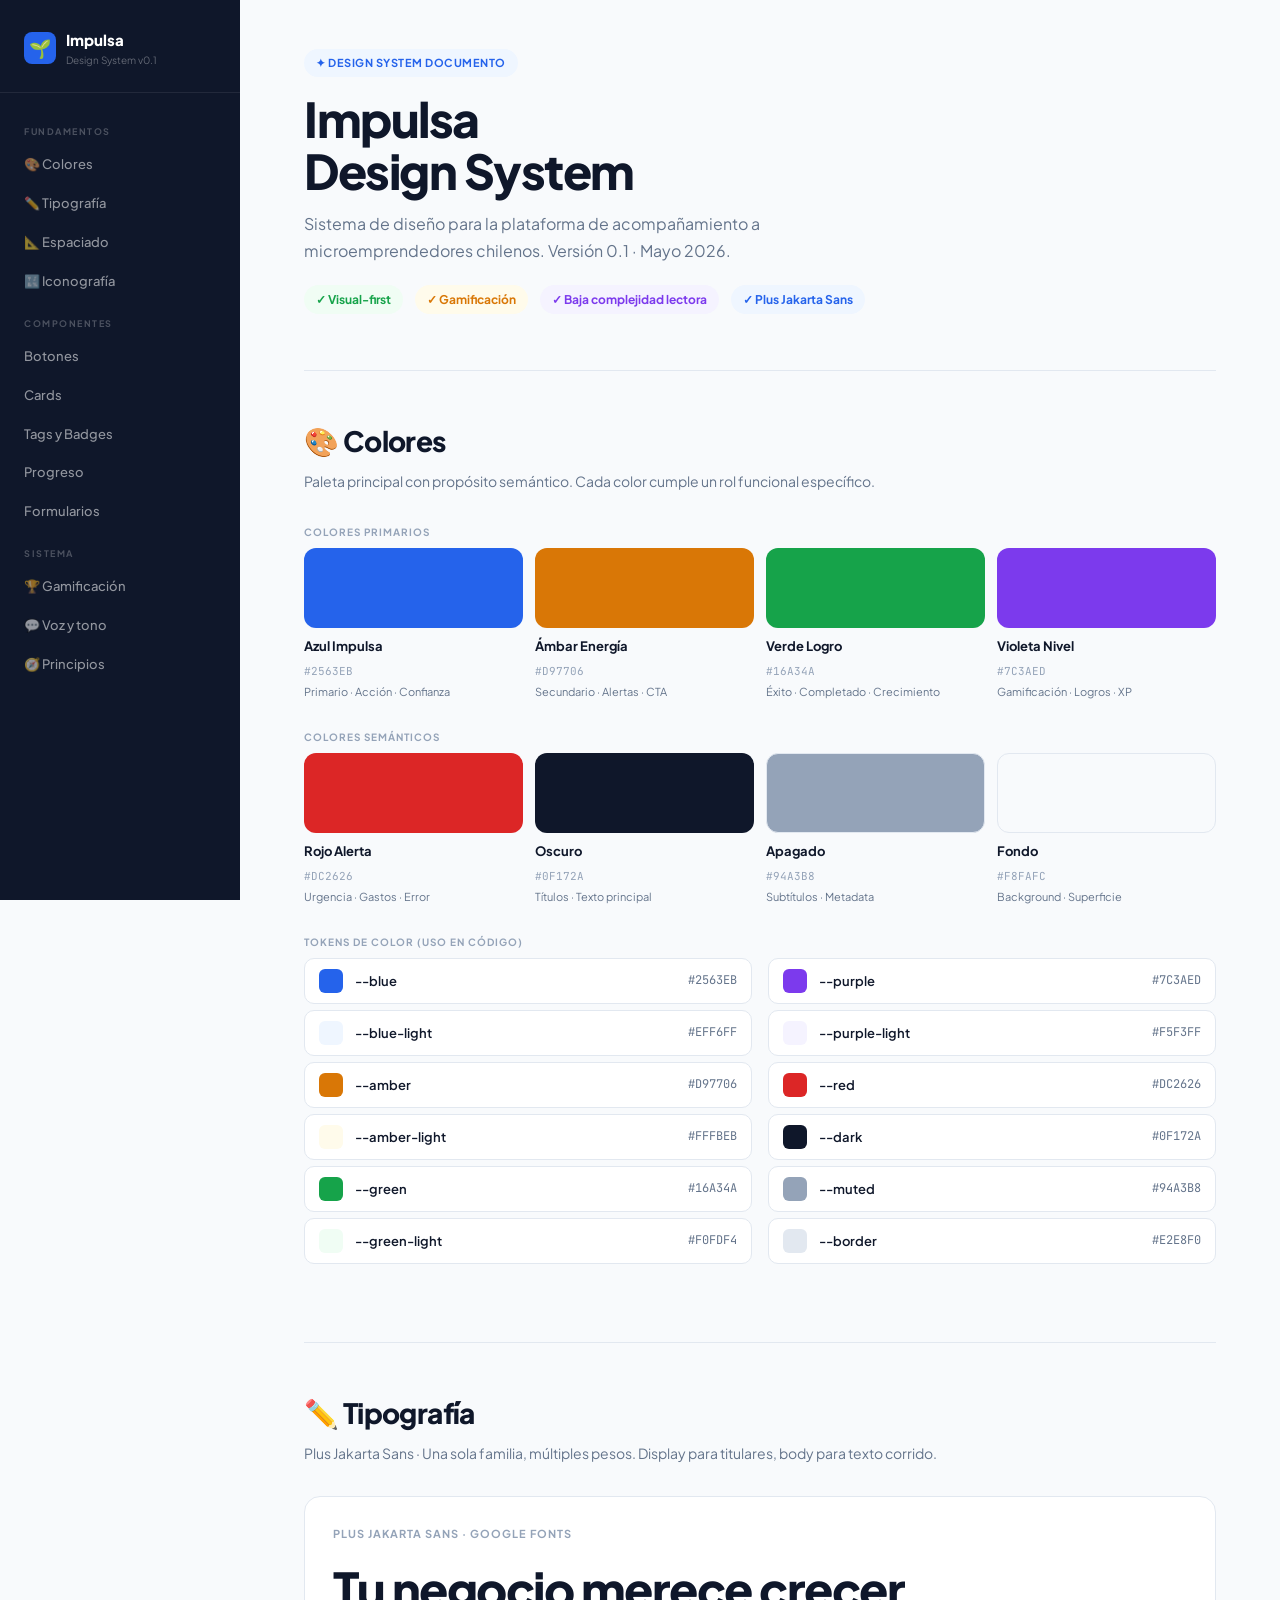
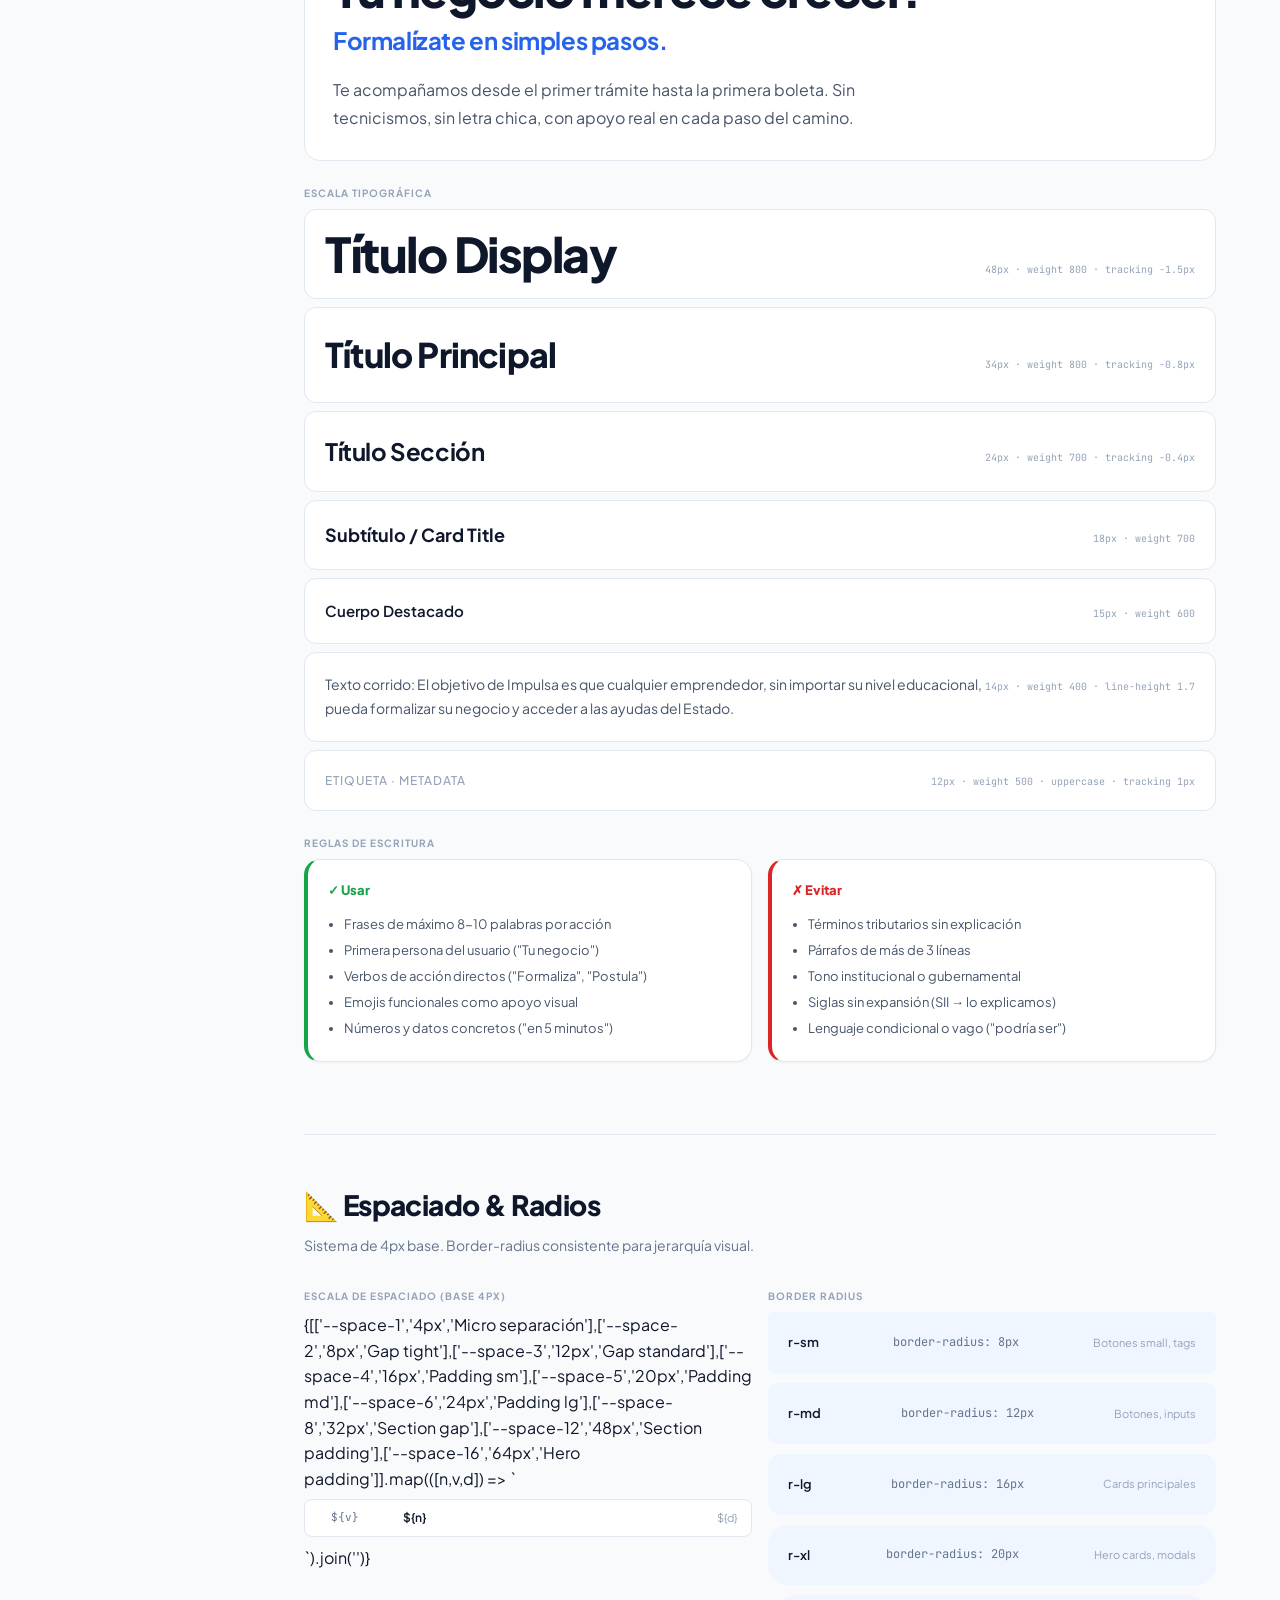
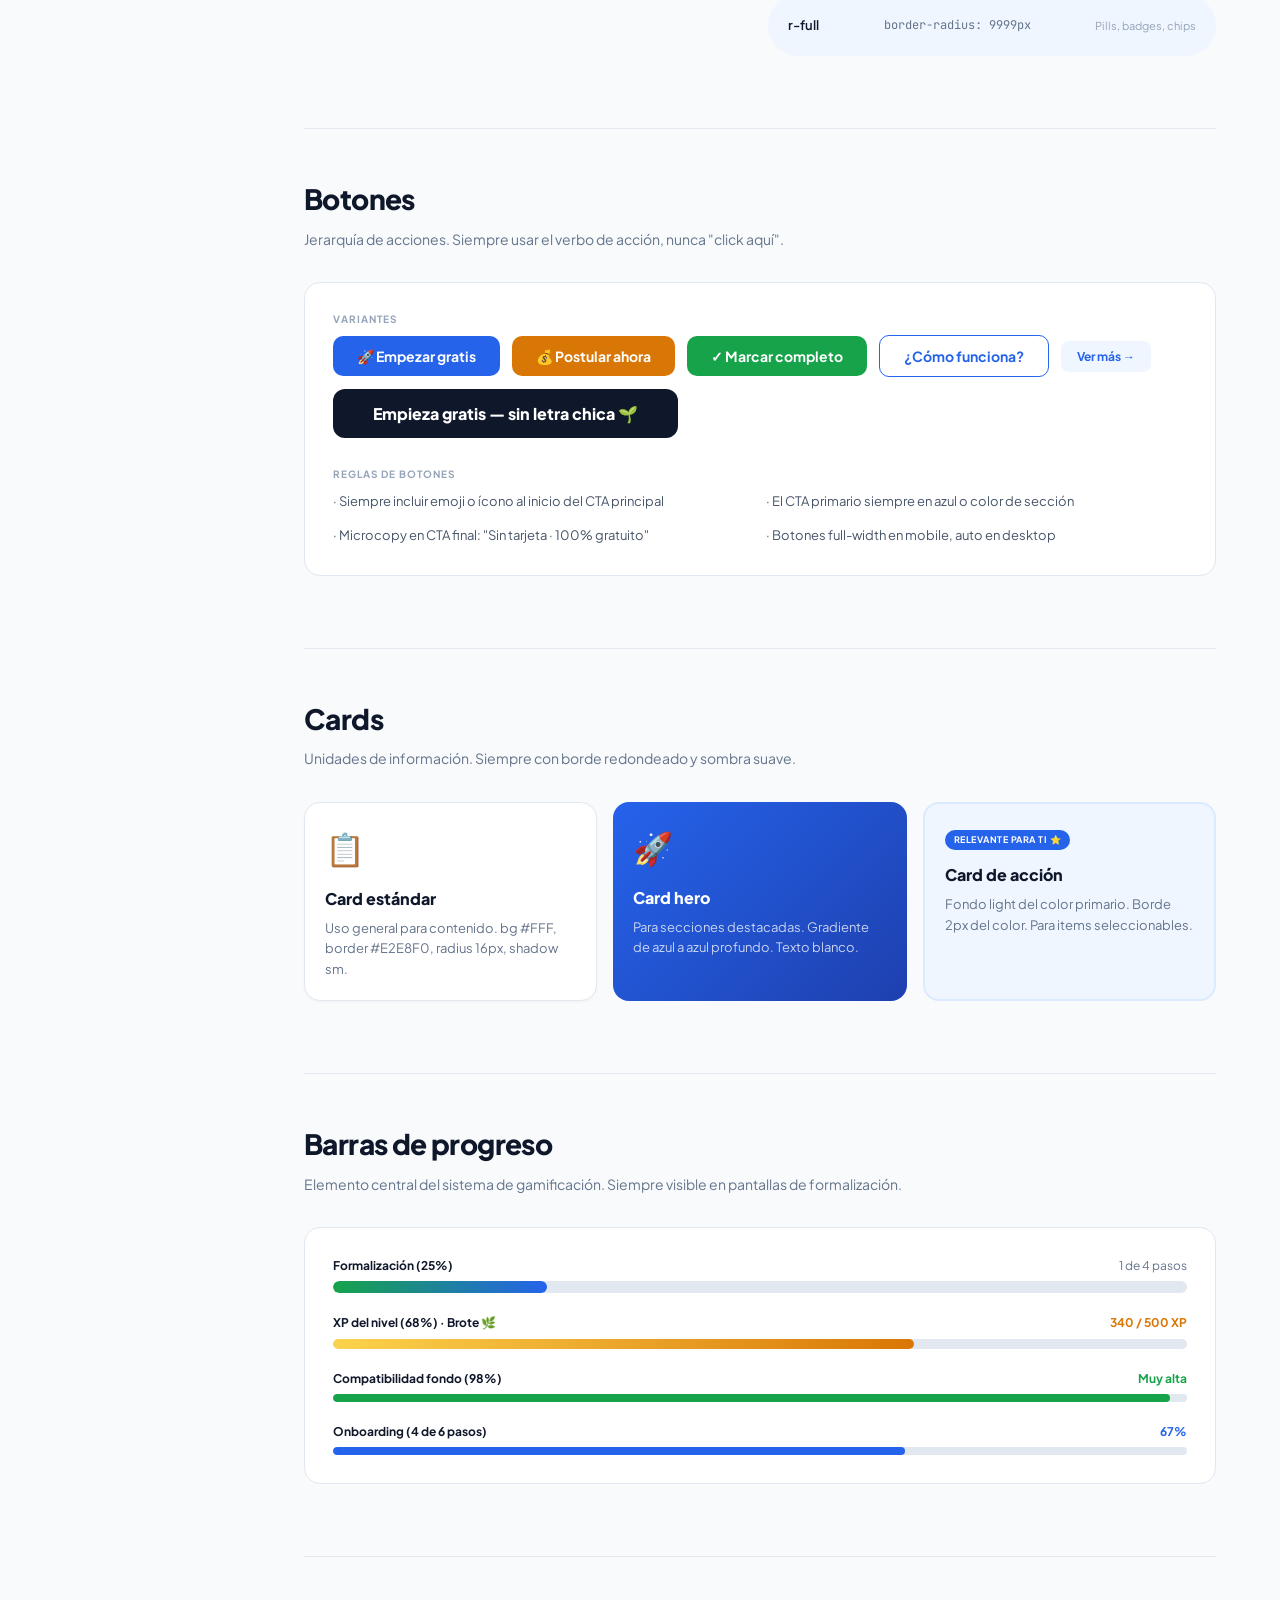
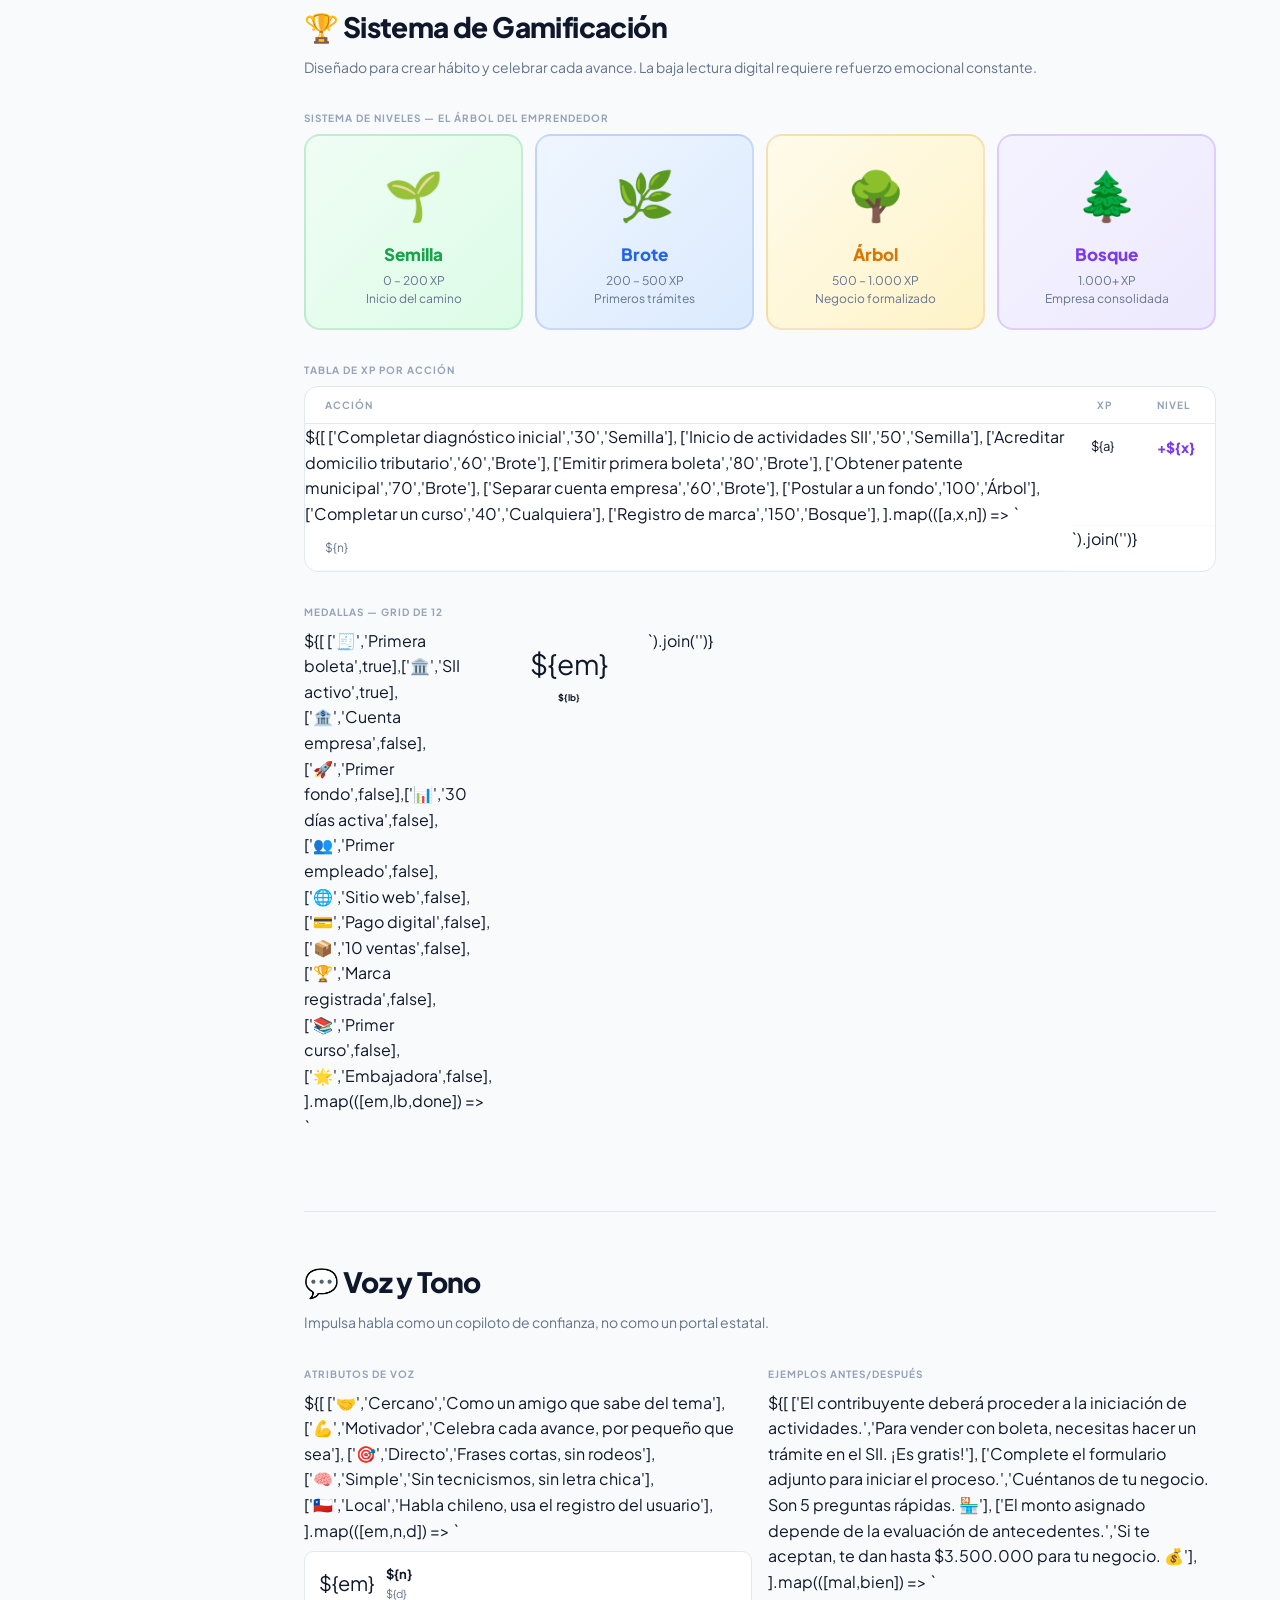
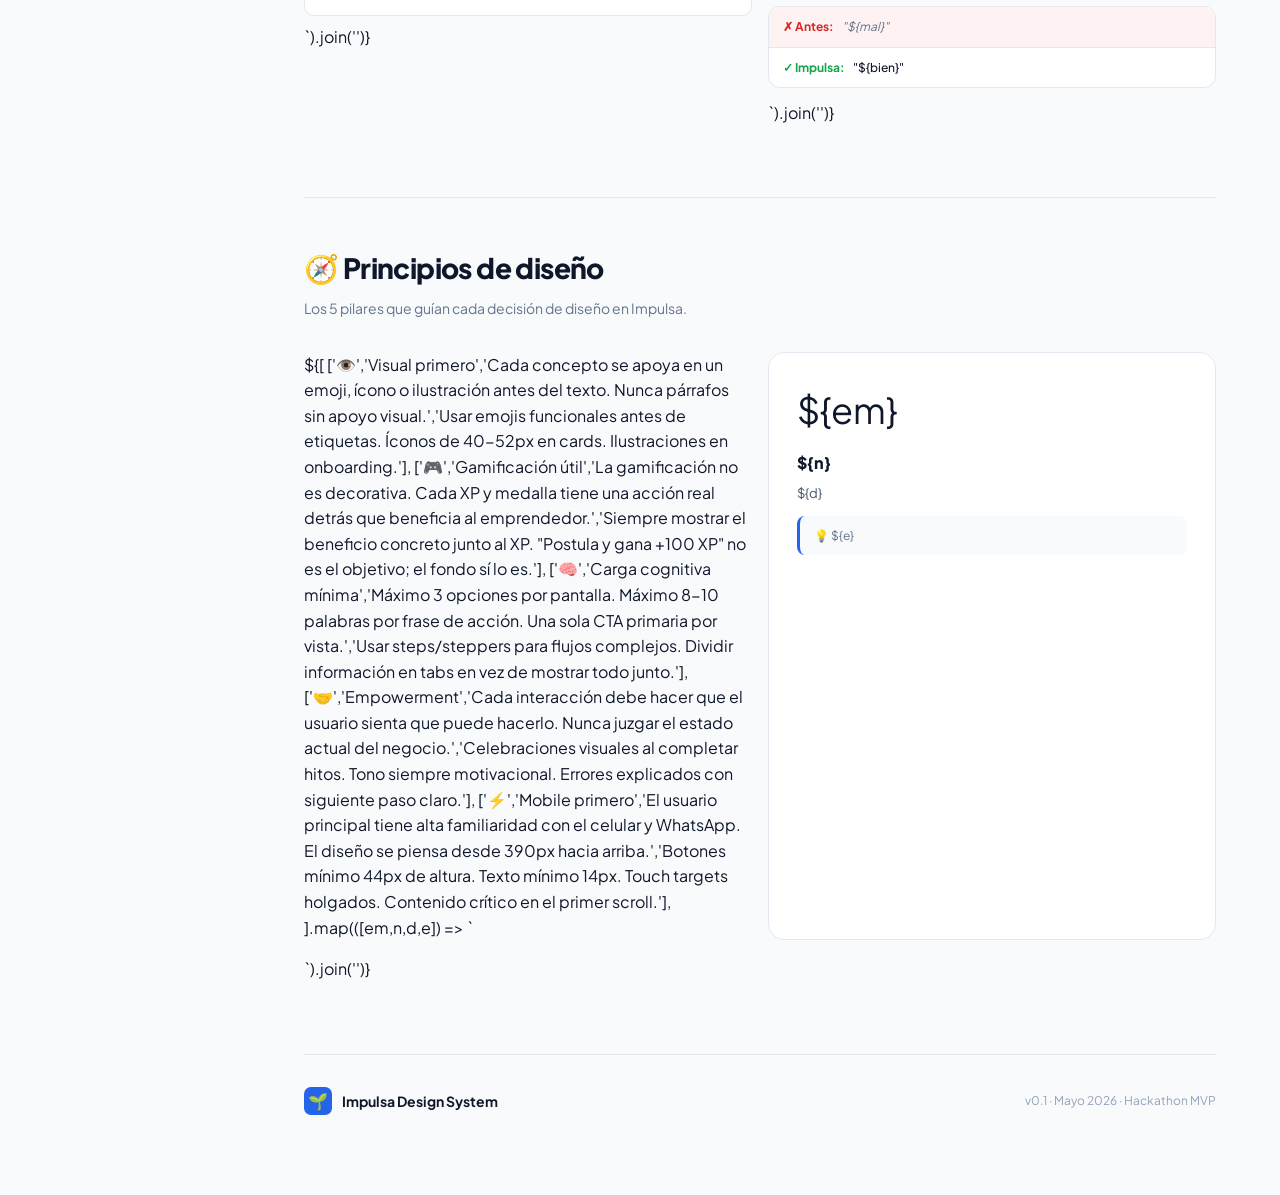
<file: docs/assets/diseno/impulsa-design-system.html>
<!DOCTYPE html>
<html>
<head>
  <meta charset="utf-8">
  <title>Impulsa · Design System</title>
  <style>
    * { margin: 0; padding: 0; box-sizing: border-box; }
    body { background: #F8FAFC; display: flex; align-items: center; justify-content: center; min-height: 100vh; font-family: -apple-system, BlinkMacSystemFont, sans-serif; }
    #__bundler_loading { position: fixed; bottom: 20px; right: 20px; font: 13px/1.4 -apple-system, BlinkMacSystemFont, sans-serif; color: #666; background: #fff; padding: 8px 14px; border-radius: 8px; box-shadow: 0 1px 4px rgba(0,0,0,0.12); z-index: 10000; }
    #__bundler_thumbnail { position: fixed; inset: 0; width: 100%; height: 100%; display: flex; align-items: center; justify-content: center; background: #F8FAFC; z-index: 9999; }
    #__bundler_thumbnail svg { width: 100%; height: 100%; object-fit: contain; }
    #__bundler_placeholder { color: #999; font-size: 14px; }
  </style>
  <noscript>
    <style>#__bundler_loading { display: none; }</style>
    <div style="position:fixed;bottom:12px;left:12px;font:13px/1.4 -apple-system,BlinkMacSystemFont,sans-serif;color:#999;background:rgba(255,255,255,0.9);padding:6px 12px;border-radius:6px;box-shadow:0 1px 4px rgba(0,0,0,0.08);z-index:10000;">
      This page requires JavaScript to display.
    </div>
  </noscript>
</head>
<body>
  <div id="__bundler_thumbnail">
    <svg viewBox="0 0 120 80" xmlns="http://www.w3.org/2000/svg">
      <rect width="120" height="80" fill="#F8FAFC"></rect>
      <rect x="0" y="0" width="28" height="80" fill="#0F172A"></rect>
      <rect x="35" y="12" width="70" height="8" rx="3" fill="#2563EB"></rect>
      <rect x="35" y="26" width="50" height="5" rx="2" fill="#E2E8F0"></rect>
      <rect x="35" y="36" width="55" height="5" rx="2" fill="#E2E8F0"></rect>
      <rect x="35" y="50" width="18" height="18" rx="4" fill="#2563EB"></rect>
      <rect x="58" y="50" width="18" height="18" rx="4" fill="#D97706"></rect>
      <rect x="81" y="50" width="18" height="18" rx="4" fill="#16A34A"></rect>
    </svg>
  </div>
  <div id="__bundler_loading">Unpacking...</div>

  <script>
    
document.addEventListener('DOMContentLoaded', async function() {
  const loading = document.getElementById('__bundler_loading');
  function setStatus(msg) { if (loading) loading.textContent = msg; }

  // Error sink persists across replaceWith since it's on window, not the DOM.
  window.addEventListener('error', function(e) {
    var p = document.body || document.documentElement;
    var d = document.getElementById('__bundler_err') || p.appendChild(document.createElement('div'));
    d.id = '__bundler_err';
    d.style.cssText = 'position:fixed;bottom:12px;left:12px;right:12px;font:12px/1.4 ui-monospace,monospace;background:#2a1215;color:#ff8a80;padding:10px 14px;border-radius:8px;border:1px solid #5c2b2e;z-index:99999;white-space:pre-wrap;max-height:40vh;overflow:auto';
    d.textContent = (d.textContent ? d.textContent + String.fromCharCode(10) : '') +
      '[bundle] ' + (e.message || e.type) +
      (e.filename ? ' (' + e.filename.slice(0, 60) + ':' + e.lineno + ')' : '');
  }, true);

  try {
    const manifestEl = document.querySelector('script[type="__bundler/manifest"]');
    const templateEl = document.querySelector('script[type="__bundler/template"]');
    if (!manifestEl || !templateEl) {
      setStatus('Error: missing bundle data');
      console.error('[bundler] Missing script tags — manifestEl:', !!manifestEl, 'templateEl:', !!templateEl);
      return;
    }

    const manifest = JSON.parse(manifestEl.textContent);
    let template = JSON.parse(templateEl.textContent);

    const uuids = Object.keys(manifest);
    setStatus('Unpacking ' + uuids.length + ' assets...');

    const blobUrls = {};
    await Promise.all(uuids.map(async (uuid) => {
      const entry = manifest[uuid];
      try {
        const binaryStr = atob(entry.data);
        const bytes = new Uint8Array(binaryStr.length);
        for (let i = 0; i < binaryStr.length; i++) bytes[i] = binaryStr.charCodeAt(i);

        let finalBytes = bytes;
        if (entry.compressed) {
          if (typeof DecompressionStream !== 'undefined') {
            const ds = new DecompressionStream('gzip');
            const writer = ds.writable.getWriter();
            const reader = ds.readable.getReader();
            writer.write(bytes);
            writer.close();
            const chunks = [];
            let totalLen = 0;
            while (true) {
              const { done, value } = await reader.read();
              if (done) break;
              chunks.push(value);
              totalLen += value.length;
            }
            finalBytes = new Uint8Array(totalLen);
            let offset = 0;
            for (const chunk of chunks) { finalBytes.set(chunk, offset); offset += chunk.length; }
          } else {
            console.warn('DecompressionStream not available, asset ' + uuid + ' may not render');
          }
        }

        blobUrls[uuid] = URL.createObjectURL(new Blob([finalBytes], { type: entry.mime }));
      } catch (err) {
        console.error('Failed to decode asset ' + uuid + ':', err);
        blobUrls[uuid] = URL.createObjectURL(new Blob([], { type: entry.mime }));
      }
    }));

    const extResEl = document.querySelector('script[type="__bundler/ext_resources"]');
    const extResources = extResEl ? JSON.parse(extResEl.textContent) : [];
    const resourceMap = {};
    for (const entry of extResources) {
      if (blobUrls[entry.uuid]) resourceMap[entry.id] = blobUrls[entry.uuid];
    }

    setStatus('Rendering...');
    for (const uuid of uuids) template = template.split(uuid).join(blobUrls[uuid]);

    // Strip integrity + crossorigin — blob URLs from a file:// document inherit
    // a null origin, so crossorigin forces a CORS fetch that SRI then rejects.
    // The manifest bytes are ours; SRI protects against CDN compromise, not this.
    template = template.replace(/\s+integrity="[^"]*"/gi, '').replace(/\s+crossorigin="[^"]*"/gi, '');

    const resourceScript = '<script>window.__resources = ' +
      JSON.stringify(resourceMap).split('</' + 'script>').join('<\\/' + 'script>') +
      ';</' + 'script>';
    // Inject after <head> so the DOCTYPE stays first; prepending the script
    // would push the parser into quirks mode. DOMParser always emits a <head>
    // (synthesizing one if the source HTML omitted it) but may carry
    // attributes through, so match the full opening tag. slice() rather than
    // replace() keeps us clear of $-pattern substitution in resourceScript.
    const headOpen = template.match(/<head[^>]*>/i);
    if (headOpen) {
      const i = headOpen.index + headOpen[0].length;
      template = template.slice(0, i) + resourceScript + template.slice(i);
    }

    // Parse the template and swap the root element. Scripts inserted via
    // DOMParser/replaceWith are inert per spec — re-create each with
    // createElement so they execute, awaiting onload for src scripts to
    // preserve ordering (React before ReactDOM before Babel before text/babel).
    const doc = new DOMParser().parseFromString(template, 'text/html');
    document.documentElement.replaceWith(doc.documentElement);
    const dead = Array.from(document.scripts);
    for (const old of dead) {
      const s = document.createElement('script');
      for (const a of old.attributes) s.setAttribute(a.name, a.value);
      s.textContent = old.textContent;
      // text/babel scripts with a src: fetch and inline. transformScriptTags
      // does XHR against the src, but blob:null/ from a file:// origin is
      // silently dropped. Inlining makes it a plain inline babel script,
      // which transformScriptTags handles unconditionally.
      if ((s.type === 'text/babel' || s.type === 'text/jsx') && s.src) {
        const r = await fetch(s.src);
        s.textContent = await r.text();
        s.removeAttribute('src');
      }
      const p = s.src ? new Promise(function(r) { s.onload = s.onerror = r; }) : null;
      old.replaceWith(s);
      if (p) await p;
    }
    // Babel standalone auto-transforms type=text/babel on DOMContentLoaded,
    // which fired before we swapped the document. Trigger manually if present.
    if (window.Babel && typeof window.Babel.transformScriptTags === 'function') {
      window.Babel.transformScriptTags();
    }
  } catch (err) {
    setStatus('Error unpacking: ' + err.message);
    console.error('Bundle unpack error:', err);
  }
});

  </script>

  <script type="__bundler/manifest">
{"aea7759d-ee15-4b37-a2a9-24f8f92e3543":{"mime":"font/woff2","compressed":false,"data":"d09GMgABAAAAAAZoABMAAAAADOQAAAYFAAEAAAAAAAAAAAAAAAAAAAAAAAAAAAAAGhwbHhwoBmA/U1RBVIEgJx4AdC9MEQgKhGSEAAsgADCDOgE2AiQDOgQgBYdGB4EUDAcbFgtRlEzSeBRfJcRxXSwko8GaGu0rSEK9OeT37Ame5+m0P/cNAlZysqTS/YDQLp2uOkdrbV41JPX9JpjInticaMQSVTKRECFc3IPshhLlnEL9X0haNplWUHRyQlHA9H0tooCT9+5/rdU/qESaDngJEBIpk07s755rxdQir4tm1bgNDQWvXKYRslZWdQZK7FoOOWn53PHs2p4IArgBAEEwEAQBBAGcJJOM9OqzfQxRdAALAAI4ySUX5eNtftF0U4E0gPfpuhon12GAukKNAxiI9pYpEAkAChxMOZWNJzBgAXiP6Pu1C90/QbsgxenIvf/+CpWr/gDpGAiCHQVEYwLZqLVzOdMHfAHzBnw+hHmOzeuQjBsNQYkfAAE0QIku14F6C1AAYtPSQR2Blm5hTC+9GmcVq4qGnAL5QI5AJdTLFPkvIwAIxns8AD9RVeXkLA/APAAFaEA0GgJEozMNEIkfDYWHdIJ+eV+U/[base64]/mFxR3NRm3VhM5du/r3/r94ll7/+92CToea3uPytidHJyru5mfcifn02+rui1H+LiOl67umgyVTOCIseMperjxlKDj5qnOSyQKZNJYMikpWfg40SB1p6t406sCsz0aGqSNMAxB6YQP3Xw2zlo8pSagZtR1aTAT6CKGTRqI62b1U/lBdp6tp0+ldVGaZoaq0vS/eJLH+RMWis5f1syoGLJa3NXSVc0l5fw9Cycf+X0JZ9EfpjTb+zewlrdqsCX1zdIvAv8uQhg4kkVQV5sJjq8yAE1AJWgcrVXEGQ1rlF/MBaVzL8fQYBqfADUAhBLMpnU0cIsgi8en++f5/kgAAh2stLBv/evjIQ/98Vlp/5/xlK6NVeo3dXZSX3/fPT6+69//E+IAdo4O3cSkHl1b0fHoeLwWZThcP4cnZoa2sbJ7eawfsXIjH7DXjjZzg1rb4fenm1pxzqmmGP4U2PjnIQPkhiNPQaZwzjKS4e2a07vidM74k6f8LpNqqryovbti8qrspsP/f61nv/3QyHS+wy0ZnYdzPMOdmGPLYNiHbKjmkRo7BHIHMZe8vTlDN3uCIcv7Ii/2HXGYdMoLk5ynJElk4qdzvCen6YZe8Khm3KwdXb+m6qwhEzpvtiZkZYWCjnrW1qb6mV+U2tz3aUS7BW0jv8zkkIkSXiWNhNRSlNqm3FmX3TX4QTz/Hlc8XSDAKpW7/Ok/D3V13zarmn7AH/+8MgdAH/+8d0JsiyqRnsFMFEACHya1WqcT1B39RwIE/Xa6aXqSYB/GS57ThEAwOcC4CcOAXxko5GGlp5VOjqKA41FdwBvqXQChWSlo8IrZ1CjWd5AnWK5Bg0SZRWaFMqARC+1Ep1JwC121PHKGTRwcwFN7JxCG5F0oItqnkE3lWxCD6UMQS/1xKIPN86/6ccJjIBkDxQbTA8kvCebKNMi3QOewrADKZBVvktvLtNzIyxCkmd2V3Isg9FiIXgWmQcjKFtQiRxHd1Yxap0ezsrzWBwT8IrUKsOYsq/hSk90PJXJ0GMlnqTHUjpWn6FWbZ+w7XPln6L0VB+FFAUqKaWSCioKVUFmU2jJpU0luwi75BytqY7v3XwJUnn0NxKcmi0HlnRG0UA7cXrLMDrKF1BPSWxB1ltbke4/J/m8u20u3s9ieexWNxOS9fcaYP/m+ZooptxagwDCPfuAbD4XRbNoooshptjQxC4OcYrLDM7QqU0jq5fwg+pgbxTSu55P+vcp32DMnS7LD4XX5cFy1XNEevpMy6Q/zCL4cxYmabdVldc2Zf/F6jn9agA="},"037ca2ef-213a-4b0e-9f69-b5a29c438a09":{"mime":"font/woff2","compressed":false,"data":"d09GMgABAAAAACKoABMAAAAARngAACI9AAEAAAAAAAAAAAAAAAAAAAAAAAAAAAAAGoE1G4JgHIFaBmA/U1RBVIEgJx4AgkwvTBEICrporgMLggoAMKw6ATYCJAOEBAQgBYdGB4kHDAcbuz1FB3LYOIABLu/mSIS5Uh2BKMqWIlH9fzxQx/Bph6htwkMRSkXtbrXS5GSVoJQaVJm2zimVkt3KUNAjuCli5Yi1sTgYFsdrjZs4iMcqwguWrsaMKcxFJUBgwG5zbLSF2W7ig17xYsv5/qvr5HhUlJ+v+Z743CM09kkuFDHW9u4x9ekmifQJsfRDJYklMp1U8BCJJll9eNrmP8LapvsfN1faeCIhcuQ4OO4OOCnhiDrhjlSxetkuyl9Zbr9Sfq+/v2v+dZqfJEtfaIkt6UuxQqj4fFjEiXHvfK2Vn+vc12nrMAHDAfrAaeKAbGdonUNeWhVaXo/PyTxsbtZQm9YQAqVDrGYcTc71/yuw8nzv67xdrQoheIIEAgyEQXjedu+PaBdYF1jgESRAs/qD377dvdu7N/75RxYl3gSBxAFpQmn5/c99zjz4MDdZAlKrSkIlXARjfk5XJbaUvy1LQOGRndxq/Pftp8vLasuecgsj8sOyCIexnEexaym8K9SJjCnXJQIIYGcd9D3MATbf35sz2/9YMYKLi+PiCDdmZp0pSqfQdKF1/3e/Fvh8dFoWSV7gOLMn3XhRGC/SzQhdXkWcYqr8hRzusuQQQ5lCFXPbuSzt1ubpx4b5gR+sUTA0W1XXDsZKW2oHC221SpRtGM+NREhFfgXJUtOXNQbtCn0MXc+8jUT7eqSdiBj5texMrZJvDadLFF/wGSGEULLbPm/NbUwTO9ZQblZxYYg03/[base64]/b9ikcmGTrb27cStyt1dWc5LFAZ766B8CZSED0C4PUAiFuLIyZIXZfKUFw9stxGFiZBrDh5hmDAQBQBjjuFABigsWPLlXCgKvirmiHPUF5LLjlb0CJuRvwvcj5xAKAN54bwdg6EymUcDBug2IJoruw/QonrfBCwD7lBY/Av/8ASDwc+afcLZ+MAe4gnkAihTAcTuLCyBtXMpw5z+7xzgA8CksP2fxeN0CMFKVFrmMcGUC4AKASOCbfm+DwygSZ+hOJS2TjCgaDmbjKIbDTb8OvUFNqVmj2IJszIJ9XAEskqT8NNH4Dypt3Ij3PA8O5fk61ApWe/jQUv31cNd6TjwMiUoabrDeZnscM+vDLxX/wVk9JDqJLDRii71mfGgxmTnR2Z+P/6v8BuDHSC1MPICLWRykDFK0k94hW13q8lzfUnY18Fn/[base64]/asWqZ0MUW62vQ2Z4trRUdMXy6TqanA00vjg3pb3VDreGuW1j6k1mpdtdqljnqPE0FxYoIVW+qzQ68GyXEco+h5g3XNWdeev+bgFE5IIF6K4DHquQHGYFFAWgZ/jvF7eMVPl0aBOUMizPqfydE/1hn+34g3NOZBjxyQG5BL8QFlsC45lJB6YrBQ0DCiRYFhhV0SAzqTIwajupI3DSBWliKKJdnUsPDLYP++eTRU1DPsstFIknvwRMiZd7gB/gRa4laQIpDRBUSUtplNfFCN0ztBbBg2+kPcNW/7UvFc1koT+KW3+7Z/MMxXjaDp67nh6fP8XLEEcDbaZoZES2+ysPQ2LElwbBvQ8jCf8SyEx4zs9Ung4rX9JZxkf3+0OWV7OnDBqJzLK5DPNXVkoqhVQB0jkG8R5rKnDcOENN8gz4tPoUjiTC361wjKLlD0G3M1ArDHpZkSzc9QJBdMqsJ3k5xG9/puUT6iyxGeRFyy1S79YIrLjic2udsOGVAzphnzffUZ+/j/aOoakLBDIaxEf8AHTh9Dg0AXXW1oNu+jOAjVErCYtbu9EhApauk71W5yg8enxc0wdUWyUL4TcmcY2O27Z/SbRw85wzU6l0GzcqFA551XlAU/omi/fd4r9E1cfWOeYTRZzXqvhjnDjoXBoUA4eau2iRqn4LOMmWBj0Jo6GcKJZIyIDPUxg0bogmm62A4LT55yU7VyJs4VNN/SmFOs0soqGptC3uB4vhwgIUwTAQ09F2RhNICGQs1vWmjQH0ydlRoM7S5elY8wlOShmbM0FSeZMvNpIS8UkeKRdBXtUQq9Mc5wQWNmjkTMYxEkMG61KbLZ6HvCGcwnYl2bIXwma9SHXgP4NYh6FajkU9DMVvONtHjb9cEghPJASFg8pTt92YRGlE/[base64]/KR8zZGMWQaAwOFe486JLcwXFey3Oc5VFk4z4z4krsPBXCMg/00i56ir45nZz31qnQdW27XjdhOn9jPq6QIqb/JXopgJ+aW/PkXIf8uU/fOHjpo9ov/h8GKyvTK/4fiOffzAylo3Cz3dVELT4UkLUEEVTZwbaad1DrTTZCb7A5TOvdE3rCqFbjRv0kkJcQCYWKwR2EKr5MhiBYWBnHaRQjEITAUSdKBHz7iFAaUzIsDDL5G33OUyKviOf0gXie1s3r6PN41DwFcr7jmuO+nREflNZzk+OdtJm0YZjxzA/f4ysp7pwaB7FG7uq+63SpB5mn13bd5v2I5xq48hPOr++pbsX+O9Q2P5GPlEgLBkvGFvRox/vYiT6ypLNopGBYUQIkJQSjgHMpwnFGvcfoTrzEqsApBCVQBzrkEL3piuGDWP5rS1qlYQlck5j/VS2HpRsOI6TNiJJtyGEgL7F1yrXRUlrrMJlNpFErbcGfTFU7KqheO6IKsa14YrQHRGgNZkD0mBaWyfHX0zW2Ck+/w6CNZhTg/[base64]/i2ohTA+dM6HFSUnh7NAUkSwQIAjwCrC6EfxEqsC9yA4jh3BhhyiJ66YZwx0PJCnc4IlJp/N4k/1sdeZpB2UQmf229ElSzjrr536fTVmxmawIF+txa3oDPq+BSuLdL76xU46hkvFar2w4cIH9oVUqdtGOuIUA3lY+9V09L9mSHkWqt90s31hpJRy2lyJUArAz698eEFP3209J7RNJ3r6b8s9vPC5FT3jD/S8ZtN9s3biAXDfA9T7r/Iym/yJp02mp6lJf7JsDjD5GZ/hkzVkS0A4YivIKe8a1Eoa0xhWdA0YyN/m8+zeWQE2eF//fly+b052wzLzxcGywnsm9pNz1PTOaf1Hfxtf5rPAVTMOFl2fXJNkusxii8si6TQzk6ktE/HBoCzkCsmGgqCuxNIlN4T1dMBjNFrcbXrEQ5ppX9Rod2p1NgNqtFt0NKrtyMCW3Do2CovdbglGJ9vSEkJM+kSfFtD58OVCLsWzLf90aCpDjY+ab1v22RBQBQRSyA3Yoo+n8vTulwr3cHZQ60OAyV+5+0e5sBs8Y3/yg8rU1sxz/1RXf3LdSCZVOAc4faSxQwnHTPO4gulQoWSARDtUCgafN8ExWomS/sO/N1KvSeabT7JrIM/J5nnJaxgErlnxPFmoZAaGE3/SfyIkibR+cGSYzoMzxfSuPL33o730XucngODMBWbGZ2wzYzP+PPiumL4n7z0wdoBMeO4t/wj8t37DdTnDH1e8bgNgOp70CJFSa1gc0ySskjjs3Y/YbAZD+gzIfrBr97TvnDTH3aTbm3mXZACeD0ibO7qzEWWkKxMTuZvVe1Wweo+6WcbkA3lgoQQr3yzkL6uWGmzhADlFhgO26YOb+K+BDnuPKe4xCJ8QThFlAOo8JT0qdRocQX/bVNtmlY7p9NH0KYcBurxxCroMMmAvxyqUQWYDZZwFuI1GUXMILF/7pe/LTSh2i++5KI3BDAODphKcfcXHYKLJrMdVugm0Vg1FCiYOx5/ycDOjUMYJB65kljccDOwb8GCeqf8DpzfcFkj4DLTI+LpYd9XTGrC9pD2ajVzh8fjzfsSzKxrJuCk6GxmJ0FlPu+SEZkRzQjJ+MYHuuAkvd+YcJnU8qcK/[base64]/+wfWDMvV9aLB4spJO/6n5y/WXJvMnuLgwPGC/m+1+s0Wu6G8UtSvXuCda/hauwA9Xw6KjUfaqfo8HRvxCqVmu+O8on+SbcNTeG+wADBSSVsltDZ++P7p4D9CCTz8ASYg+zVxzquvRgidqctf8wv4KdgYELcI2ECtQjkP0e8/zz3JC9b02BQJc0Nq2d+6pbm0tO2R+ey0UDso4OW4vL8FP6tiUppK7g3uYCAIGos9eOEtD9PcXvt8lrrRH896F98D/HzY8857ZDwHv7YOJ/l7mWHygh32Q2hV74seY+5UnHmz/61I9bjYeM+LWnQhm1ePCzAi4fPZnrFCYBUOZjtvp25UWvVF88/VlNOSJNkR/8NEHibDxGgOnxk/ZTo2d8kNRGeTNj+VJ8KzFJB9pGuKppiD65PXxnpiX6o3HrvNerxqQyQZU14PpD6apcyenkjea9E5VTgEcCpyURTtjwps4UWmbTH1Ta+tN6pVEuWpCwBIUrPiUx0uvnPW9Daxia625ddwKQNt68Yg7EsQLY5B/ds+sfdboox7RWDvL95S/7TAK9wlFqckY181k2OEvn3FBt5xV8wL1gsjQfbVCw/jYkJ5r+FO7pCKSNSyv/UPIUuyybubdo3fGgnTwVuetVI7T6URM/mQ2oqGlCIppdJgVq6f1YEuJ1R93+SM/+yH/1xFnuy9GOqKx9nOuaNxuhW6Un5PfCDUem56LY8Aw/e53liDm7emIfwvRr6/Z8lpX5dHHjsKHpJJD4M8H/I3f1d6liAHT6FDd95NxMkE6eLPzZipXLsSdpNXPZiPLKHcC1Xl27MXAYvNF9thS9ery8kfJe2n4JfKiydh6lzSKlix9dK9ElJOfk+dEzdHpkUR3luEVfwmsZaVBwV8VXnD57qq6qur6qqr66r7675kNJLvrvL3kq6vzTdwL3t3L7UsO7AOSTbawB29r+l/UvLipDedigRUPKDTMKT0sVjlTwQuNI6J6aUCUBUCsYomPA4+IkEFAVmBT1nIm1gXRKB2snpQgmgaTn4sgqTMFhRpTQdAEgRlQXciZuRF0JpWEW4RSkFk9K9w35fVjzDZlx1GwhQeNDklSD/M8jHmB+cGwqgANOmkESDBCACxQEZzjvWaAcFxwQ0Ox8YFW4+4zwLlypYpu6RCTLcIT0cMUZB5xSIEBmlmFDEQRkPDboNP6A2LQREApwJWKE/v13Tsybwbc22JjBYII2kOL+bEpiKCJ2hQyeRa5tO5FqKggZFWCFFdpxGVsbQ7H4zqCFIughWXAiH5VaXJVKIWPzkXEZpgFfkqMaos5dYRIEXGhGKUFEg1yulqVEJauWeIv5RSACp4Ih6L/X5ChUj2nQRvtd6UHvcx5CeDkCZ/02XI8p3/+rKGIBPt4LXMcEvPNSiJWcSCV9MIU0yHZ5FFICXU11lRrHXXXtoY2XWGrnU56wBt9wIwTxn5XUliRNViXlq4s5apG3VsXW63v7j7YVBva0/Xu9rhPkUUTQ9wJpCd7Q0Yfd4JJpJJWBvlkMO7UDzzEUNM1m+aKKc9mTitc/eJrW88O7WUb3VX1xl7RVV3zdd7YHbvr7/5XgCimoQG9Mqb1uB/+YW+Ms/9QbTAiFX5vn9KAYfz936v3Xn0kS0zAJ3HiRILuzgYb8LxLGCIYP04UIQKRf4ZopTGbTiPGXAFz+wqPq+b+G9VibZ8W/48wJeGymZ4OtXpc3xrfmkM3TnFWGqYiQjiNyMGyd13deO6ccdnJDp/p6umBSQcmyLSfYqE1QPpJAlcoQ+xC3jxRgCi2hC78dHMTDvT73n/f8r6QM/v/7Pyz36FMwNnoLs9p1lYSCt9/C779PkLTeVUBhSSzxwM7rb41yK0rT0/WVqjUNU3TlZVEOgSSMIr5QD1j7I8NzlcK46xexucJxkpCJU5pzwTgyIpiWV6SGDjKk2Tab/ZcHvie1512wMAf8YBdREpdaQi8+87/4vryAqGLq6uzoz/V4ZbWDqshC0hObGFHAhtKMAJqltekUlsOhMUJRpEjC2Dlh4Qi/UTdOoLJiqvRjKGpla+OiGOfgHo2LlcdJe43Nx8eYrH539Fk4KxefXorjh7lgdkidU1rkNf3H2K3dJeKJq42zRjf+/1+ktIhlk5epuBZolQOTYbSeAVuotTO2dsbdRoXdQhhhLTjuxx6edfNx1NTba6bR6ZBsEMWxyfDLsP/1/8notYbAXxX9r8SGQKG2fxyuen8jPOyAgKe4UG10g+ttg+3Vw+VBEv/8uz0+PT0XY2h+zPhJmDJgUxImXWMIg8Gl4Ogzvhb9gHP1yVEao3Gf7cqK2805zstJMlyZd/[base64]/Pnc//h4nZVb+4VgUUoQODiQ6WTpu2J6B/Dn3XKIiSDCrJaSiFdq4q2wpDlfQxPI7eiqT9NcNeBNsdjzQbOJG1Q1TD1RfiiFkOL49ja+NNhVf8Dyn9dT4I/CHD7hASalIJQ6ceOtIrWkWMl4dK/Pru4vDg7di0wp3bJ0PpbaXMZoSf3pnu0u8wLtKF17LHMzjA7bX0drXKBr+u7cRQR6DGXe5SKhMSITqiIZ/PxYS9KZ+UaLus5Kagh48QlYARpBkYAuCk9aqGDj0FAbzJwpvfeNNSXsDxBryyn0yCY+u02xp8c/XF4/I+Hfu48Hra6ujI/M1ti1tc9Xe+3p18VB3jW7kzixu6vW93ma1UYsgq82Ogji2DNfljs1EQe2+lhOzQUAGHTunO5i7CxE0XfLQQ0NVyOYYVZcIVbsenK7JUYqHUvCfLQlBjNj2v4hlTmDZrS2MNMrbBAu5IQjY6Tjt6ea20kiwSXuFWQYA7jxbqqdk2uKfQcx3o/SoTSLZ76WMxvMXB96/35/p6VauilhTGHUeGFrUD83fhf5cu5eVOVQlfDHcbnJfzxod1QH+qD20Wbn979lx++Yhx6KzmpWZ+RuijLHMlbaUAD+bHbrZi1zTCg5fBQ2ZzvexPbfY4fXrZsN9A9+720GddxNttS6xbc9B5JTKg8DcvKHq6e2wjnrIzXxp//dqf4B9NtTqM33RXdV+4HgQcazyoUGsJqIF4J/Ut2kDWgyfBpS8oRgbzCSsEqK5iN853Of9cW+Bg4NkZ+viaClEoknrW7026wuevMQCbQxBM0DMfG4u/Wglrfq4IG4Eriapv+7+Kkzv+7y0o6Io7Rkglc/ZGddees43Jl7vI9+0FuhzzPyojSFUmAZb0shTU01DAIB/rCc5ZgD3I17+DmHfDA7/eCKqyisNQzwSi3bZXABN3bWi4wg2Ar5OnG3IawbMYJmbA1dFIv53Dn2GMYlxUBcZ53C0ho4GL8pe7TIj1WkY/dAQ/Nc74iaBoTXeM0Uf56YhfLpmaz9ErgqkqiN0cU7UQVrme7GEqv3AwXeJu0DYFVTIThFqcxQppzhtjpI3C2s3QnQz6Iy9FdJ/DXf/kAWQgStMt5u47OhMOn87LTgHGUYxs6782g2/tYS7bPwB9nsd9SPug0s4mi7MYa2FBdREjNzYCGvLJJBmouYxG3JpV5k6HU2zOhhrHd2Pr78Q3SEcoK0aoUQVlYR/XgIfoRwz4Sxp9PF8XymM+mpqa7jjOn/Kmi4IEP/hVw4m26a+iZgrg1fOvHk90asEFOMipFx+m6piyWjAWqoIA31GBIuhMclxcZoCiS5PkKFbI2otl+ATJedNf2FLrztS7NAwYK2/dk04ODFuwkOan2Ju3BXAknmUCDh3WDNJ7X6/hbBmbv69A+8vKeY+DWPkYYGqBr+/n7SOiVqWKa6RSP9g3WMtsoRZVQOKQXDhfJidqBB6zOVKTatmcg3AIG2zxjEWt3JbCRQqYcQwpGRFjfv5HcBBUmRjW/zCkB7BdFJOTGh9Cl51RUWAy3O2qnNL9cJ0SFObshIxnXM+UeZsixq9Z1AlOO33hQVAIQKgmWwx0khxIVoqRR4plHJpHknoT7PIawaLlZNsEcb/gH3ndnP7eyMwaXplnUtZCe23tfURwcRfHNyfpc2zO7olANd7UoamtbTpcznEW57ddK+A0VFlL4GQShXI4cufpo7rsc0ypmx3I5YsodhewV+bgp1ceyKyFmiOKzEFIISJhuSQd905vT2YQkT618tByGiTd6+FK6ZaFnDUSDFC/qgoDJ0dT1ZeQGK/+2G1/Bh3TymUJFey4wDuTrd8c3jxAn1eDpVIcf3ZD+DZdleMK2S9rtDbmFIS+ZRcFsXlTkLvDV/EKitb+bkv+3RAq3M2IEh1YUyXKbFuGoQGnUb15zThjFqHuVWtDMoP6LCmFZlbG8Y+Du3bvDztfvlbI7dPf71E7/TvAv36FYwEnyBeEsAOL9Fx+CF/9f8AFwO7qF565CEkKEEYSpFaHetelc8lx01mzJvUYGojmwV1AcsLBXCL1BToGl8+GmBEtLgZCfZwAzFbaqmnEW6kJ8sY5ivXByjIefs9nuOESi6ezv+gaRLJv4DUihCUbHdJW7Dx0HnL+/5zvNhN9QVAfLfZz0yf0IMWjpPKULpoV90/[base64]/PHopHKkoI9PsNylMviQ1WdRw9LcUlO2mGqRX3HuOXijS/[base64]/nAA1AkCd+4dv7yfBsXBzH4VJzUTZQ1BcG9GwnwPDkAbNwQcr4+kZg+MMwfjgASm4Iu3Ivmx4JTVkN0nTxHE8cEC9/h0vY2yJ4iFpEYBPjvYj/nqZHYaTX3NIUMf61gr1tkSMgRKAEcx8gR7QNNDbDEN/CkalB/bqzvNwAdzh276e3Gyi4XcwPg8AJ0c2ih4dDx6//4ft1sMARMAFILne7v92cG39U/8Bh/hdrAjotIXFRZJJ5MjEuCbCRksE/xWEjqmPNoxqD6AVk7GIeuiJWdIud2FCRZRPoCGKkxFstTDr//cHON0mYxPoXGsBBjogOAvTW1ddjRHgMEmiFVxh4OV8/CfeAN5zd8pFCrJNYwcRgDJARwZWvGqABWd5j+mZnH1+HADrdHgY8GcI80xaW6p5eHDCZADYLlkS4VBZ/[base64]/zXXLl7LjUkaVH9qjkFkdX3uK2Zlxi6D8LbD/F2tYBypwQDzSCiD6YBy39YUoaWkhfTrL5UHxsv5B3TPnvwxclWVE13TAt27lYUL5kacWy5StWrqqsqq6pratvEDZCTaJmsUQqa5G3KmClSq3R6lbrEYMRNWFwBDMLK1IbGzsHJ5d2bh4ULx+/gKCQsIgoWoeYOAYrIRn0k5aR1alLt5wevQl/I9mJbNH4n2sldtpYEIYQDYMnWaRajIhFVcgW22hjvblNQBDF3cKThHLWwKbIGdUuhhXXaW1MuoFxoeOuB0ObgSAapk8WCU2W1aEBssU22lhvbgsQRHHXF0gVORNNkTOqXQwrrtPamHQD40LHXQ8OekHBZ76XG8YJ+2MI+u+/5Dc+lv279qv+tT/c8T/uP2WPXg/W3WHvRz8CBgAAAA=="},"b9a1a60d-5956-49a3-87c1-c1901d2edfff":{"mime":"font/woff2","compressed":false,"data":"d09GMgABAAAAABq0ABMAAAAANiAAABpMAAEAAAAAAAAAAAAAAAAAAAAAAAAAAAAAGnwbHhyBWgZgP1NUQVSBICceAIFiL0wRCAqrfKMTC4FmADCgXAE2AiQDg0QEIAWHRgeHQQwHG4IvFeOYVcDGAQxYiT7J/18StDHCsHag9Suxi0jjBWIqGIoQlIXnpnsSNN54/t13/CoFwpk5nUUJj6rZs0SaMuwxrGiyzHJz7jKVPwvif7pIMvqiTz7v9ytHSDL787St3h/CaPRWd40kDTJnCMFiHEVxiBFjFQMwcrvcq/L2qluu2r1sBm/u/iII9X/m7P/nemdeEnNn3/nql9FYEia0yUcUqpTYxJayWwDQrUMevjnrX+GhgIgiFhSwZCatb2vtcttjELPtuP/0T//0771lMr0bg0RTjBEL2iEKLjZ7R0kUvxTYg2WcFGuAqbdMB3MnpeDqXPyNUAQWAOTo1HZWjtlR9kpggWyNqOzUqiQlZfjRMjj9CGyqkTXvp5RgeHUyABhYm5TsX/o/XWk7f2d1EFwFtcHb5+g9XcJFd3blrk6lkWYtGCmnlXefV6dj0NpngmNdCKGTeR2UA8RFSdQBlelStCmKKpVVlhoyq90qK/[base64]/MDQKspQWFQxDaMAWRAPv8BeMtangDwKOSw3tnB6Bpg/QtnU4BW/x0ATICSAKpwAFGegwFA0ebqYAsjo7MIAH4gqBrlbW5UN5sGZbKpihjKByBrACk2WqnGHgQsAyiNVYW+l2ut2eRCXMzfpukUB/1ajR7Hfg0vj8K6AMhZkfOoF8Aq+QpPGfDfUaQFT2HgswCZPhte5mJU3T025Mjfj7sMHkOINcfazjrsqBWnXOdWz+3FvdkUAGEW9m7uuJOucL3bPJ/tTMHZR/t08aJBc1AC/16bvQP/7reJQxcLCPKqIk0VwGAi/VHFTZEZJKegpKbho6UTEBTSxa9brz49aHoIAPJhgNixzPCgFZKpvIOAALGbBJSFOKqojdmIG5JOlIPSwC7KnXSkamTEpg34fPMM4KwcpAUB0K1oSp5mAZYidRjtAdOq2hSxWCovcGYiWIQjbUbXWT021+6LMIachdNiAUDREyJprimKjSmaZy3HEF/R3DD2MiGG8UkUr4qin2e8MYGtiyJPNwGW5XmK2nEEikVBmR6KiPgjUigeWExFjKwK/vicdPx0zC+Emdh8pM8n+iiqJCQwqPiWEUORD2d8NLfa06TGLbW4VHqLNpyHXYrUIir4e4IfMNuWpWo1azJjVqLIo4eMHJl6Wk6BQgvMiYqMHhaqraRU3rfCbyJS0pWbh/HODOzUmpKduRVX0cQRJeMD+s8guBNdozvdzMmgq1aVVPA3bXVsI2sADHtKe9hsLphp7jdVFkq6dPRSvjWjEJEOsg3nk02xgl6q37kpf2vZ58TV3oq/5NFlBTkkiUBGPAb6NfmZWnoE0IT6V8vNw3pnqTFBzFDW5SyycJqIzRQWpYY0aMQLPHr5SS1/TdbVd1MkiOZCgz9WKW7RlsuwK2dzW0oKuRj0xE1co2usnb/b8smLIhkWGsTFxWZ66TSmMg/P87lyJIgoOwKV3t0QxXuqs7vzdR8Eo8MipjnS+5OCP7PNBFnxWwNZT78qHBEVGu1oJWUhiVyQDxSOvQthJRhL5ndCQ8IJfzldp7n20Gf+GDL79nZ0Y3phheRhChC0ZhV+65r3mfTvmif+Tv+hc6Ej4/vPF3JfgrttoGyl4QmqVcKgh0o++vhW3YCPE5pZRKwS/4S/L1C9dn1xbNl1zyhQ1iF+fmjRJU0xTQcKj56HdRi96/pHazLVshXXog3ng215EsXV07GGvd1grXl1NMlqnX0m1ue37LzkeEEojSForkfomuYsMI7AOtOutg2Z7pKHLUHmkT0yap2Me3Z61BcUDEfa8c1TXPOQ0PK+Yal0bxopot0vehBVCnlDIlx0MwPUO/Z5JBHUfxJ3CgRpuN1JlQbr6wDfoZGjusopx9vVTmSK03WgCm5sKh9BEfHtrfl0s7Heh1ZZUS1JqbywJpvpJGelD68Cw1Y9Vafa2jPFp/qqXIB5EzYmVaWAU6cmsYwtD+jklcmQvMFoTdUbGkDx0NrSg2sB6WMfXCLwnHu1H6eir6xMPvD/[base64]/9ujtONmw7aXS5zRZXs/EkpA6dotapZw+B6LWpp0dGE+/sFNAtgp3T7ww+HXltYWTrV1rc1lb+zm1fQ6rgvWdDK/X3vl5c/Om9x+pDYeUC8NHuRge1WpXroqA+jWDkqjB+JqEKnU2iRhLCz8JV4RVwrxHHbWfaigajgdAydgIkGcxUIhKmwxarQ6uzOSz3OJGZBPxwDz+4NHVZmcxWtjI/FTiXg1jyOsp7EMLJi5P0wa9tLFTiMgeUiqB1HZeHAyqLq9tlCbIN4utWRZBWau9W18k/+OSL9evi55klgfd58Xr9izYBRAT0Z+HVT0fu5TxQGV39lWnFxB++5e+fKKCdal7fE0s/VJP7SXjRSz1MhfuE1vAibsn3LAMs53kejouD9wB1L3XPQdwL3NRWCrSUudS8kfqClDZjBT8ESn6NgxoSsOs5baK/u1/8PMP/vPtz4kShOt71oCBPcqapOoe6hFAzAyq7I6KqYxIl6jo7sZt7JvlGTCR368stLrfRmIuWcr39JYtiMH6Ht7xxvqm5p9kfDgQb7ojG1yMroys8yZximAnK4XVbi3hRWkBHeUUWr4ffrjM7LedaCqlOb7LbzrV9ziBwx/MWZTCssNkYiYoymc2++CvOsNusDjEqfN+d3C0mp8tgcODmhg6JzuJUG1JaLY4b4P/6zsf5wYWJhWu3VwPIY/eOzE4E1P/7O8H5rlUR8Wv1JYcXFac/7Zlt3fTxW11SW02vGjcMb9bb7SN6/XDA2VBjf0skfqvW3tBQa39LLHqrxg5OrjQw7vNYbLiTzT7rf7m0wd5VZ1SQE95LmL49YkXFrs6Ndf80zXcsKdtF/Em5VPrIKHNp3AP2u2oK8UZPe3BuobODoFbpa2/i2b1ioqRcull6qMWp5ziz9tBZe7zqw4FBBoICOlpYh7e7nF2RYb+ALjNabBqdzWkL34lz2ZI48so9mXJBrFKS5T+s3ZPTkQOrsma+0CnVP0vVHKnpqTpAgeLtMs+D/dy1ambo8tMVFacf3zUEwTuS9JDRhGt1Ztw4RA+Fo5PBpj+VXjZaHsrLvBrwl5sdIZy3Yumx9CwPjDYPyTUBK63zOMxmj0mn9bSa+6i+5jabydRma/bz+nT981tjUMxuoxlvw81v0++Q3oI2RiNurS3phtAdJVZFICSz4QGZnLadskoCHXKdnfRYiorQ1svm/ogGph/9AywWJ/S+tEKoQv1ywsY0qruNtNqu0xkJwrJiJaxGpvM1mKGZceh95ly5NvclOcOzF+5RMGXnScYIMc0+qUyDeBXnvm6wq7mj1Wm/k3qNesJuNW2jALvjzv7xiVCwK2jGnaaPJsigr+XBkLrp/jvZfxsJp/lBSUpSB+QiQbvT+JH7I2NpmBVy+NVE7oR7M0xOX8fzXe2xNWb/3/UvCLMqKrKEL7hLEfXqc5k1Ktr1fMctaNJYXWauuZjOO+ah2bbokUjsCLTfiJvNvkPQ01Auddd+8NZM5WXRvA/eLhiovwjO8oUvCQQvCfkvwJWrXs3uXRpw3XTlCX31BdWp66ukTEQ+krwg6sKD5enyipry8pqKJvxP9VrBxq/87cYcu6RvZXk/vrvXizcLUyJxnvAlXBrhjb36N+hjvXY1bF2F/[base64]/fx/APhcuoL+hIABtTTV6T201pl5b068mgzEQYVmZqrrHrHRzT/QP/GDdip3vHgxZEwBgQkopv78dkRoijbVI4JIg2tc/h7EmQPf3Rpos1W2jkCYBLhhxGdZeKOlRzTFWDosI0uaWlgzZvxb1g22zWX4NUWgHul6d8PpUf3ZNBq565AU4D7bNod5bBhAAoCn/N1z7Avy7q7BBmRqtaFGLDsMN8Bh8hQDKRhJohR1oDh3r0q7rrlbDFnTgACHkRSoaQ1NoAX0ijAzLomyXvfIL+aX8Sn4tf5F/yQY6gy4hG4dwHKfxJF7AD+In8PPaoqRO6tn6f3yL8lCPUd/YFrvC/mL/ssvUEdUiU2SBvBymw/lhg9wmWzSgaTpDf4AgBjCKGGaxjJ34Hr/Bn/FPbNE23fUInohH8WT2H/ucZ8Xzmnd61Kd8t//kP/tvpgAEXjCWAiBQvpeW7+5Gj2nbjovACHPGslwsAkHIb/z19a+feQMO+BzW16voVS8WhRQwRFA7iIsQBVF0B/qSijaZTGhamPQ1t4CX5Grb225WuDTdaPSJF+vFyUmZd/eCrb1bqCjSThOIVBupsOP+7q/ZlcD2PAB8LTvprcRWeo1SOpeyLZaLZVmVyeIlcGkxQ0oR+HYWV0gProSWhctus3kjs6bphHQuFnMweLScks8HvV446rVaR5mMTWmtengoHPlBkNeeNmjEBTlEjOq//67euHbVca5ev3755L9R4Fhp0DTlttOYX0LTyizHn7ple/zl/kRsT7jxj8vtHg7P9a1p3YrFWpUu8EpKRvKCeiHdAL5UTN5IgTCs4/[base64]/GjOm74DId7FSL7RNplb400wrRdEHbGUQkpvQx+Wgplq9XB/l1UH1YwohsKxE0ZCothsur5QLZ/rg83D592EPiMHzHC9/midjPo9jsHZ9uTt24VqjwtnJo2TCfedamE3ZKR2lGWlUr6t5FPJPNsQVIVCdbqAL30uR9WTMs+E1juN7ohBih1bWbl4Ed9JyJ/6y93Nd17n5WVEeP0+GlPVYhGk+G1SU1HMSJ+8O9AsP3no5EZulG+9hfyZv9/x0j/85ddjnxyuLezvP2u2+ShQi3xB/Tt0sGWE1+ab4m+R+yp5bHRC9xMnNsPlRx97zGq6qvBoIFGtVvZ2qaZIY7PpW+gx2XxUEkUjKSIsp1tiyKW6W1JXjiVofYIebw+JAF1gCYQIElw/f0RBrHuhsAe80VRKR9OymooC1vDjj7eHOjdsmxrwral9gX27BPrGa6BsrBo4B4jsUG5Sam4b39KQwJ708IKWg4C2LHB0hVeTrVHs47sYC/O4uyJQVWeQe5LDC21j5bIJvVTKHf3avKMoWb+2aSu7tQLTNdevxfYbST1sq5OFvfr3AT8Bq6sq6xTPmeVNh02uGnQHG1OTgXK9S8JJEeKhqCZEPEM+hZxSSRO5Lmo2z6fWgTxvRKk2+lm257RbvcFgCIFrZDMQouzwCAlC97BwvcWsGnfe8/AUi1saAq5rMDgaFtPJpLEoPfzEk489jIHHnnz8oe8V+qApEQfDLAn04CAMMf4YIYybZuFuPl/cqQsvNROZVIw9MKOd/e19NpqMszRF0xTAd8ElJRIMUQAzU8tTyKk7iCl81ZtEnarJtoHrtspye86gQwliYavaGZBgDFK2r/MdVm71dlB9ZGeloMfIRUyIn+m3BwjmOk65bN1FzfZhC4qomh75Ise7UpoWSGx4rnzSsko7+dN/+m8yDC+E1TTeCDk68Msx+f69ezdiQ8twMRILjvKbm3r1irXv0GHt+LJZa8KvU88AnuDATCBcKqnqg/fWpJaIC8oLtSGfKWMsud7OQsfW6cq9M6aw7VA4NS8Nuwl7HxsIewvfc7HU8nLSMS+IkhxDy7HY3h4NSPf6qd7+tqRsW42MhVjWSMapk2fPlsXJhQcwmafWy+LLRTMp59t91x0BMmFEogxs/OX+5e+3HxmstsrFYhICDxvbSE2JtCeahpBwvrCREc6smEAmrLPE7hSJL4CLZ9G6Q/gqOFsqHRwd7CByz+5xknTr1n4bS0aK2x5Pm1GfPtMWjy3MLzTq9Uq7WjImkCIIURiMsqq9c8KWjeNoJ91lE4vOcV9PfeaeQ89giaZbeR+AxIjURR9szD+99L4tKUpckvQSI10CF8G56ZWVBbxmjQXGo8MaV1BkOZZIzKoPD9ZN+HUYCNDKRpRWe5Alg9MmvTjLxK/XHbC6GiR6/[base64]/FZEtvt+n5kgahWu1QGBY1cPnKCMzJLoSeWGhkoMu2w4m6Dtb+LJtru3YzGBRDMuCH/dqKJCmh41yptZoICE266EhGo26hj5muYPmEFy9Wjhw/[base64]/1qy80n37y1Z9ruG3jYN19AFzAAAAAAXzzkIP5B6pG/IsBBHlfYvxA57oKCNlDJkQhaLdBbX8TaEEEtbZvZNNtEIMwaMIRXDtWhSHb1xz2uwkrXNlkezjsktOCxhaZoECZZ04dK+BWa48qQNQOgjatwGS73NiOZtuvxlAGLRDgg404rMEpZ40OrY4p6tJhXzOQdhAT1uAq+/oRtxaGUeIqCQBsG//uAN40jor3JnyifXUIAKbJsECFHeZnhgEGAIXWgQWInQEAD2JVVRFB2bBFDHLR7yILTLlfZENDjosc2JRZkQuStByRC5oUHQMBZKN0xsalSuRANvwrciEdfhXTgOdTMQtUbhazQWGrmANNOsRc0Nlg5IHL/Hfmg0wAoMRNiojxmBUxIWpQi2GzCNMiomJmtIuLidv0NnJaHFSnHuFKxJdPh6HpdFp47YaDFzWnToMVUMZIuIUJEdNENXMMOvQa0UV/[base64]/OET0ew8iN1onTFcd18evTy61v4udqv5XNvLFblSjPp2kOh8pU451dEmuRXXy5Bm3NdyzedFf2hlZ3/PS77Ruh7Djtvue7aeMTz+WBrHkfJ2lYeoWpK1D6oY5C/uff78J/WhsjGVO20q/u1xN35ct/5SjBZI7ZnndyjXfm4nqWgPwea9ts4VWsMAbVkyiWFZF3QmrDvBF11822/SZiLNmP7n1ba/sgFTbTjDruLRi48MZAYYfRnFgp8eJpYhmE8m4jicTxBsbZA2FFs0GLzODUHT9usE19BZq4AzHJzkIBBcndpnPIiGWUXjvZ8Vqyhx4Tn+NpeLwDNyneaFe1XVqDK+JlURPC5hrlhyqHdoWUi337ftLQj34VapzlqEZch+z6yoFWppHp/mS5b+a9779JF7vu0/3uvWpdtxxqL9kg11NrZlsHiv9R6YccAAAA="},"28f83816-08cd-498d-a525-466be4594909":{"mime":"font/woff2","compressed":false,"data":"d09GMgABAAAAABcAABMAAAAAP+QAABaYAAEAAAAAAAAAAAAAAAAAAAAAAAAAAAAAGoEYG4YcHIIWBmA/U1RBVIEgJx4AgwQvTBEICrBAp3ILgjgAMKEmATYCJAOEKAQgBYdGB4xODAcbFDkV45hVwMYBGMi3y8j+/5JA5XAdTws+AVvjEF2puLMtrr0Wp7Zzd55dd+ROfCNvjpsljMFQlAZhjhtuWQ1F99O66DdqagHRlAWxHNogICB/YVCK2HyDfreHFtmSGasdIcmsD89v889971E51oggDgMUwUYmPLTBQpmMTRQbC6w9dYWTJfvZ7S9/dEgR3WYP9cFCC8QTytP0ePr/A9rcmfdF96zRiu8JMowg5Iqsq3Vz9VP6EAOgLE2HFv+nzvozwyiMhAQGB4GRCRtD6O5d0dwVFULgd1V11dUhddvFeDgk2V7BWmAGgQjx7/fN5UzgYP4mh/R8jUAhD4CE3FJsYlt2gE7T4pw7jUippGXJxp9R6zf+ij1wQvPupQBQwEVGi+zvbabtf/v3HdiWfRvUdaGd0YWg/ydjabeZFGUqV3tfu/sFXh0ZpEPpQndGgc/A0hHJDhHJZgVlc5mKukwPDBVg06RM0aVNl3Rp+ky6qIjTyQ4MfxUx5Itvuj07x4AdYVdWEi91XaGornCC2/ubfbHrAgENtSZ+FwpKBEG1jV7ZLE1JZ1byFCulHIpTveLlVzpsU4L6lUETStz0IefMobFgt7JPUjns2N4EwAZFCubRJsC3309BQAA3NxAAYmSyo6q/fB2Qj33PTEAOBgDOVvzPjIMQAIHFyHwaEoJQj1YdigpHiqE5uxfiaA4okB/bBSfB12h3TZeoT72P8t6M1kL1ose1ntLzgxA4czeCHlouwFaCJuYAYgAASQQ0sdTkAhRCMhSaVFRpYCEspSttea2siQYrpXeLARUkxH1RTUG6R1NQJd1AN9NsaqPF1EMbaRMNRfeRAwg3EAR/brgogQ9QC25w5NS6/[base64]//y/DdSpZPkIv+fQTK1JUAejyQ5KoBTTqry0RxP4dnCIDP1+UTxeqGdXCz0JLqVSmiDLQtYE6GnBxQ98cOEwGtB/met8bQyw9VUkGfaYryyK8BeRSDhkwlCZtagETZPt7DeRgAKK05Bdhyu+GWca68mgZpFYbED5lJjwED2WfPutgj0UQlR9Qlbh6hGVpEGz/+0td9IGSmiFK2YRe7aaBpWvigFz/HqI7d66wm/N9CV3e3EQZ88CBApk20dPQyZAIw6M//[base64]/VMQ9eQ7mNlhzo2Avwl6gp+pIWA2fRIJCNIihpiZATDFnZILNDUp7/gFP43Vqsq92H9NsE9I6iZQVePDGjuaSjENqyRR+ToCszkgYwwe+g+uJmz/NIOdIzma7UeA+x94kNZYsQTJSy5q9rNaHgo8RaV7K0I5aLFUhLEA10HAZ8FV1rIDQRFcee4a/iB/lqLO2CYwo5hcxghMwG77n3nUcfOJgzXewq0++YY5btcueX/NM32aApOwmae2IU02KHknvveX9nbECx0NUtXbB/dQnPcRqPJ0JRWY+8T42pBcL/csAmM399FoYJIXuQPDF9f7QQ7Qe949Lz6U7UkXJ9Wdk/L3ui4i+oWmrqNho5VXI+oBj1Unzo99a3G84JabTQG7pYkw8zTO+FpQmdkpN2rdB1UwdtVzHbs22hMtPOpM39xKTYzfL3Uo5jBErUak6BZaVuRaJdr92pxVyGVvbDQYaDTEm2//X4XP4la13y9TWXKrPUzerI+FJcWP9U5l7V2FMNmHVq5fKXLZqlwrZodFtgfeHv+/rd3WB95r07Dyu4u/XA1EdBqbXb/o2j2bvA+0bzyQN1gcVmkylhV1juupK63pc/T2OAxsu1m9qF/5XK/9+Pstmza60fUf0bJGf5DZXqYRZ6wzR5mGz32LvF6eg5drJe1h+dhWysqPZWNlVpV4XAZDe94OGmB1SgzlF5vq3mpYE+Sl9ksGhyNR9QhtdNRs9VZUeOcI3pHYrj17HghdxIeuHSNDa4m3nl6eLL57lfXr//47hPMXZsncQL/FO2+oK+przNwbWnhk2U2NtsTEtZOt3d2j0c6FoJRxffOnTUlte42l7356jybOf9TQOTvHg8PdIfH26tbGio1GrLn3dBKKKrWuFrqtzSVba2pDFW2jmXlzip3yJ2F8DfvyAuziO0pLAq7znQXdY1etpdtlzuyrZhlq7cW/brpCatnWrM8W1h3TdkG2Ro2jYeA/7ED1/qZ5Xv81i7wdNsK2FM9mno91qGLPY0tCs/DtlSwrPtUd1tV4fAYDRFIvcxmqMhn4pI7zXroLV7mXFH3ZDwSDoUrXdWlZe7qyvl6ItNxbH9qaNWOHbzMmnbj6Y7fZNxyW+vrz5n9+9t7HnS5Hmzl2iPytwHbPDnJwQtjf1tsvbz1tZcmK0cHOrvjHq8l3blH0gxpuoy0tAzd2PmfrhHmI4Y2b/cbDP5HuA3ZyalU/3gKrxWjqchECruSx1LtqVRfW1NLE8z76ztb2Lqs1ewcRVYdi/vH5FFdx3kzKhnUOlaXp8rGYPmPnwdB6gKv2wuS1L0q0+hb2ajpc6OeNw3zcrSztPE223bVqE/LVVIjq8otTyuYzi3PUP3YlvIsrzdayyrhY/VlhNKof/E1ZcfPy7Zaz87QCo0fGvN+X1edozZ9MC9vML3WsbMuxU0t9nCLSwuGOW54U1ns5p5PyfCurNTJmk162ZEFQ7ggWd85L5temmuuS2cdSza8K9M9c36V/H9FgdVku3L1nmFfqdMVWeOcP34O+rlUYupoquNYaqClqbUJjzSt4zh7Ule/H1f+8ewEsZIq7M7S/E6jZOa4YX7VWVz3iWUDqelXkrKSv5Yc5nrGuSLO7a1x1uoDepuhKat1rq6YhapQuuQrpZDr43rCHBSfxL8YEgrFDc7IpqfXy3Yv/FEcNlTADtihyaazRan0C169QSVTyAWswCTN0Z/w6AUq+Y+y8jl/i8JScpgbHOcS3BaSzdfDcf1T3GVL3tNNVfH/[base64]/cK3rT5f/98NeVO0F+1ao8drvVrQ7W/Lvcmt2W0afhyg8ZOtK7Sfp50A/CLkraQ1w+IUhTQxjLbeBWxKVkB+6gjywbXnaLQnuJSEI4C4Ht2jyIzSJ+tT6luFTUz0N/lxrAJcPeUtCm/[base64]/ILC+o066mwXuty1bnan+z3qaW9632e+SWW9NEY5rIo5jZkyZ5+kYy51tRu97A3v+tiXvvdrRZSCWtvNNdRXf4Pt7kBHO1mue7vUoz2pZ/S8PtWf+kf/G02LaAW9dptnmHWlq1zNxja1ue1bcsd28s7c03txy1vZh/t8/x/DiJncs13Zua7mfOe/gRu7qZu//T+fkjfdU/fGvX+f30+P4mU883O/ljf0Yo97B95p77a3x/AvfUUnaVPQhT3CD0JM2COcLfwnfBQ8cUi8IAbFYXFJ/O0EIJAglwaIOP9njK+Lw2vMad7H6BHFLiqzs6DrE0/+euSvJyZsGpCTWSp1y42P+34DPBCm5aFrl2rYM589ODsbG8luYNHsSGws1nfd/XHDNs0Z4zbtNDxdpZZ8BHus070vT3w2jww1CBRhhKnL1tmbOR96E5neprVju8TIz8uZdYyUQXe8glc7EkQm0k0u4D3tDZstd45F3BZI8dE94xLUpgrroKazDNsWpTLjPCjEA95gMoWdO1PbsrmX+Ied4yy1084O3I/YXKkoqgJy4GxlIqD0HgflcZrWy2XF7d/B+lA+0pxRYtYMQPU9nWRbSNQsQU/tws2R0i2kyUUJOHzalKKkl1xOJNQG2Q7uIPvNX5uZcbc0W4CpzN7HTdNOQN0SblzIqDMXWi314h251swYQRihZ14T9CseI4IJQiOVlZX+0N+JKmSz3zgJJxLTn2aUieHslrwYS7IcLH78OOXUC3Lgg0fXDzWbOBKhfzIAsXR2SezgenidszBD4sw3P/9udmpqdHTQXmGnvzIlhSt9TbdjGucliwgKbxVQULOAlaKaAHv2pBiffcbFpzkb2+NZ4O2xcLkph1oVBw6VFpJjBjEPrpFauTwUJjP2VRQ2s5q3FykRGfe7hZGuz+t1NryeB08wJkLIX/7yN1jkIcE+W5HYYBpqDHmuZy7T9z2FfXAniTcKUWqPg9EdpNJZv5n2IJCijJgEXpmFHui5Rt0e6/X+8iQ/gDG2aZuSSHo7dqQkf+6V/FXnfCm1I2F43MCmpwOQDSdvwFIaC+UCUCF3cLdRc8efs0JR5C2QZO0aqk2QhD+CsrHd8I5hZASyv3k0AgQhfAzzNg2KLGSzofe/38n1/cuFarW6sxCWhcTu3QkBENCyTCwgGS7uYkX4EyK25Q7Mzzb8bX4222j2+iCymdQGOwEtS/jx0ZGiI4/6x9GNzm2LgfsTNh3DThf4ybm8X/tvmKr1wyUN20NC0KXtDRBNBNdSuHv2GDRwXpd7Nh/QZEk2nEdVEG62SCEBiSVjlflKl3aVVRKJkNXX5Ff+6/[base64]/[base64]//99o1BtKfOZcbkixgVpALYVQqsbFrQ4WOVfBlm5j1CvwuBayC85NAZq/0Fgw79A96wPLLQlnjHEiXoTAVuq1Bu5QgfLqcqXCNi2ufdlvrn73PMb8xYTMua4PDBKBoh5gKsQ7OA+arR6GbkD0Q0q2pfQ4l+MliYGepbaBemVZytzvcZHfmwWFyCqayyKlYp/nURreXVX3u5LgEyZCIs8tAraFhgZCMh36QUAHN05Zk6FFCHypWqliqQLPd935OZ4HuNjrbBJ3yHmzzeCg2uqLaXHQbluANWw+AN4XWvv30NZuhbMhEbIIAPD1za/ntlv+5VUNWH9zfyL/Zm0B+KAAAAT497sIKhjxf78CZxCCpml+gglhoOzPIB7ZfmfR0REcFaHhGUcHC6HfS+BmVISGV8ri/[base64]/1VexKDTQbcNRE1a5wM/jszZNaYiCmFok0Qhc74qCHDZp415xg3zcFaosE+U4Fg3Myi5Jv2jMlLM2bKEKsWtXy6kqtp2mbAVIhGm/Ts8pszs7HxS/W1M71glKvwPs9ru0RPdFofcekqMXHzpmaGa/UVPAf1Og4w0AbNwVZTw7QRA/q41azZGeZzx0ndZ8929ZBoMDir9+vry2tP1gi9taZ7TA4KzfiubtkBBP8TnAfI9EwUoQlDeIRPBERIRERMJERKZEROFMhOSUVtDY211lkfSxtstCn2NtNKo5NOzyCDUaYtTLJSVrYcucws8uSzKogzG7tCRamuWIlSZco5VHDaqpKLG4ugPo8q1WrUqlOvIW/WyMsXf02atWjVxq9dh4BtOgVtT7CQHXbqEtatR0Rvdtan34DB0GTIsKgRo8aMO+CEmLhJU6bNmLULZ868Bbvtsdc++yUsOmBJ0kGHHHbEUcekHB/2vLa/bTb7jhhMaG1WICCRWY5BhwIVGoTFSFqd1335GUMOk5wAAhKZ2axCIzubM81V2vCPl43ySR6ACgkyc1PomodFy72/bgHZ+AMDnRV8FrTITiMWAaYV4vkjAY0hoDE1DWzn+SNLt//f3GbfEu3pVBr5W2BEiYgUuQn0KFGjRTS5cpzkJBCRytxmNVrZ25w9nU6jOUBEjRQ5SvRjx0UMLVL0GBGRjy0Xs6gR0aIfJ6az4/B0HqVLYLUABqZVO+/vbe/WUlC2UhaMxC/gPa2I5Pu5N/wWsRWi2EiCd1HWDPd+Xq7urGPq/n4+3+fqGaPzL/Zd2t7qfX18E1YdI+GOitI2WoKfstIxrgj5h42LgVUJlTSdsWOB1UiBsMgCq1NpL+3aGNN3Cx+capbqj0nhFJxqSmP/Vks33wk="},"4590819e-98e0-4f64-8f17-7e660b82ee50":{"mime":"font/woff2","compressed":false,"data":"d09GMgABAAAAAC1oABMAAAAAdBwAACz/AAEAAAAAAAAAAAAAAAAAAAAAAAAAAAAAGoJLG4ouHIM+BmA/U1RBVIEgJx4AhTovTBEICuBkzjkLhAwAMMVKATYCJAOIEgQgBYdGB5FVDAcbk2cX0Ns3QtytSksIYPmOQmDjoIANnxtFrZqk9Nn//2ckFTkqKZK2w964D+VMLlVWtrqrVZxODZxNVeMSKktOkk+dd9GYLp3izJnS/Ov9zmhmcJF2uKIJHe3Bs4e1bS7BGWof06tgiQXBECtQIJJvU0IfVEIPMkwvJT9ScEGWTRaMHjm4496iQII4vUWNu6owj3PtMKj5d0BH68H/LOOL+xdKsQ7wYn3brCeuRTdy+wqP0Ngnuf4Df+qf+15cLKmYKgWUylmmlEjl2Z3UWR2sbh/tALf/q2r+jw+QICiKso8uTVZKqdt+w5qZRU76sGTOy5a11rl2XmnynaECkgJJQH2Msd/bQ/yBN4aWqISMp0KODCWIl8D/TpCNkbNPgA6prSJJClARWQLb+PpqBF3LklgB35Bz1RgS7mY2eCHHor36668aZfeL5or+vw0pGCMszhAUBxTQARxdjtyFeXpkTual+XLzGyCBZJiZqEGC2xf385q8OzTdPe8/3tfMaB3aRoU5h82AlQK8kx2T1ve/n+u9N2DOySsCCNMA7u4HbGaqgRKbtQUCBahZcUMw2eOnwNM/g4ig694I8LYqPrOBefaH1h/KPQGHPYSbdjOpClShoogl4ZJLGkoTJA1+JcFmVIw5e1NetNurGi9uy6Z2L/vKAs0FmaRg/PwCYWpeKP3pzSc1pkFhy1mWoanShIN4lKnuwChc6UU4FEE+L5EoENJiHUJI/t5Us/0PwEpQhjJ45wCND551hiq3AEg5hs7Vuehc/f0fwMcmcrEExCUAyqBI6ZbihWW6AS9iAUECQFgDU5dSWGVKTnSIuQ8hlK5iKDq3radP03tc1IXh///3a3nY6BtMI4lSD35jxC9u0TROhfQW6dM0sjqZJBo9JUKhBEJBRXSF7LiFLXA6961//x2m5uEQt7c7L6KbhVbkMefnh1FKiEMudp6XbTk5lRqcJ3hhN2IQmD4+9VsQlo7m/[base64]/aO88ZqaOMA0OsEQJEJQqBL6HJ6gkTw1azrPYDJqkTToqx1C1tgtL6VpfsEIC+7vQNLeFkFGvb21NtEoN6D6lN9tq2eXVdb/ALhBwabx1YWWTgKmJ++Kw1L2x+Kwr4A2U8thP8EVcrjpfpgs2lhi/JVYEGV9tkarmO7C0XO2U4zAHOqar9ptkTZiJSCJLDhDCC6AHREj7koEy4UZVy7/MrTWzKxk7wksr5nPcvooAd3/aoN7AqINHqSQcSDAfSa5HA6jsOX4dHn9YDte7I4Opchd9TJW1rJJX6XKosBbrusu6XwII7tBzBduXniSSfPLUO23QPwEKGJBEOMscASKXY44IobnvgRRAQxJJNGP/qjIptC1JRTQwOtDGYYoxnPNNqu59MG5LhUUnpz1iRZFJuQA4KqqJq3FNrh6ibOXS5TYEKGrBUwQFvXtnXpa29y733dok7sOQSKTLlSroBzEp5jVp0lSxlRvgRVJnPWUxYdz265rKqFyXzMjprCSuhB4VlPAotvvua37FX1iVGWlZl8PDZOqm06CCfGSLHF7mG/SMyIsIgtChEAAnCxAPID0kEADiL056LEEodh6vN9sSuuHekssu4YBkPf+WEBAV4CgvDRQAsdjDDBEqmsIr5kOOEuj0gCb4III4aEocIdt06XPLyuMjF8wz5Z4BmqtMEF5pwqgCTFo/V4hXyYAaEmsAJGWiTyHyNxCYDjtNr32D//bgPs37icgC68NQGYHjsBpLgIEWAAengAW8zh27JGAqA+kF9JfUDK9CfnwowmFmFCDAAQgAUwwaE2wNwCYACgXFYKmC+AbXtVyunTmXUmJnzZ9EWnB6BgNGlaLzIgFoN7jzdgn2K6wx6w2yuHnL3MOp5jkfJxMtZRZ/92c+nRIhVhhRNxL30zMjMzOyuzI1ejZpRZej3QW3/TPehhz/mfvLbfSyyHFbI2x+PddvendCLdnNmWOZI5ltXtjUD4CEAj6f+KV2R7rkSJlmn+aKTXJPLAGrCZrABGRfu0hwc703G80iGaI++50RtNf8/q/mLm3N679Aa9fvfir/wXnQ4C/H0IdF0E/r/+/43bE58Qd47+AUPA2/O3KSkUPyO77bXfQZjMNEyXXJUR1qJYO/47kcZxVWCp8VQSqaWpnpYGGur00Uisib4hdLTQM5iBoXS1MjWasZHMjWVmDKkJLI0nM5WtyaxNYmcKGw6mczJTGxezuZnL1Rzu5vEwn5eFfCzhbbFFfC0VZCV/7QKtEG6dCBvIrRdlk1hbxdgi2mYpdku2S5KdBjqsnwMU9hrgEKX9+jso3THZTslR7KJSl5W4ZLsAy/W1D0c5E6MEW8XICALVQq0RZ5tUHQqc879/[base64]/V6Lye92yLVRlKOpVrZMQKhI0v3lJqycQDb22fX///sfv8K6h+aj1jVl92/svr8oTsSrVpHRBHt+VuNXI0kTC/dlCeOrPJoavsStrpWTXFRZPotWrTpwIbV0bEycvvVotKFGoHDWsolKHxPZHuNQyeWnEmKDELrRI6RWPtl4CR09dZVWGvooH1lvBUqu2+91CCFiMw4YHKQohnjRCs11SMl5+c6inyUg1uovVrZTMFm/bZlXNVn2a/P7lM8HlcZ1x4OcsCrZKtAmKGw5QUqIbfalihRtAI1NAMO3ZvDQt1/QgEm1yfEXPfgwuf+GYS4pE6XeTQl0C93GwAFoGucT3ZkmFejxRqCk4JiqvwXCWNSt4tfSlAt2m6rEZ3IMufSgUfj+o8myqfYZV9mZdvumW22riy7IZeW35rZOXsmvw4F2lfbb045v/T6tIJ2xvQK89AzcyYWtfTUyIiRsFGRRkbx9eyeBS4nigXF1GquNQ9Tb1hz1+HJtigDYTwTStsmgnr08YXBa9mP3KacVEdKae7XWCadXpq4HH+NupLmFKbF/BDMYr7JzOm+K8squ5B/5JgORpohVe5jBSOlA8VKJJ113pe5NwMxpq2pgb8iaWbefW5nnkl+hSht41TOeNT1x7ZJrYQVsTlW32UWRvWy0kNVyEaNsXTJ8KaWMAiD2mxH/ekYES+rNZBoZ8I20rlMaYUiRve1m6PJ+fMmp1IdDrVDkjF1xf0RxPy7cWZuSnZNDZJ7AsA2gVciTCXQ1CGdhao56habULXDpPkkX5yszHY2czRS7NkL20uOoIoqqUieICPH0qzeA7xfc3jlyk13rWedDdCcj6sjGJpwB6ZCqNphUVnhQSaEknNMI/Eclb2mXGniXIwEtBdTxgyKqXs7zvI5yL3Cvo/GLZ/4OmGO3HFYjmlXur1IuSB1F+mVldOvrZ6Zx19agezqqinnV0xLwrgdnpIjwTWMBojqmQ12ugAvScT3bP3scHvdWIebjzwTBQ7v+Lnp9Y0+5/EECok6NW6iPyhcSqBGAoMsNk3VFdeL7gskatEDVOizbK/JvQy8bJgbNhpo/EyHhQGJJSA9oWsAxWltMTAE8oQgit+e0kAoWQFzj+NnU8PLh//0NgefPq29+LR+szt88iQqkscM5TmTYQePXGpL5dSCRJSjI4admIHrqF6EOhtDRAGdTOiHFzSV7iGb3FCIQug70j2GDodmS0yWjhop/dZAXYA2eDMO+04FiLVX31sl4lq+B21C+6UDtTeT56EufxEAeS6v5OF78uue72ge8ouHcq4rNuikhlnj4qWdimc/Sf+/MqgfeB15a8/htybcH/rn4xChtd///15/QHOz/az7D78uWqS5WxP7QNzQ9Ejf4G3jEKr26ZwfPYu2twrK2z85T3ke2KvceGm6/UVf/UMW7cBdGJk0mFUksGYlaWDZhNGkIAwZliRZBEXIlrg1O4gZk5owgqzifXFbLPYU18HZ09jFaNqfYYUxtgPF+z4D1qWK9eJjvvTvwqbipUrxo+6+3SuSZHA//NYrn95ViQw4xA2eIX93LTprdhEHfBWQkX05iq8krNPURsQfNO/HZuUzrfPko8lOgLHpl6t7OtGxRNjv2rEFcy43w/gHkrv9BnmdoNm9A8SLOHD6InvBrer9e7deNZ6VQa6IJwkyqHqqqPtTofP+jTMu7v533mhl/HJF59mRpu2fecMV+9SdDd7vViLLOz6/8/diZJWr83Xo2+mNPEN6RSaGIHAWRqoGI+c+o6KSKwxNRAMsRUgiIQsFGLMkQccYP/DAyUNQdXl7uShKfUcMDzuynLxXCre29PhYMcvnN+PJ3lj2iQ1L1bOTcytKD3WZfmzQ38+4Dk2tf8cZL34UkW+2KLTgyaKqA3R5wdJkPeZYe5SLIDnefixwF8ZvGbLFSjJsAs3RLqetfxDdm9YKtdLUGGkOJ4ZRMjcJotjKUCTB2IwDQ+i5jKW71j8jULbYJgO4fNE/tvbyEona2K46PKflAo3taNhacrzKL8SsjWHecdVIf6za9ePUUSHjoMIwlmTCgjjZQfGjTornqQHfJR8c6S9HxEY4CyMUk1Gln0wcC0NYknByECODohhZLm4wKKxAG1XFxAjQwaPDfx+eggge/D/5X/mVfP44VOnFfeJX+uva78Is/nPXeu/TaQd3FpZMzacqcSVF8E6K5Kn6VOnJOXDzQmS0jp0fuThDOSfwKQaDgLWgkyVIioWtZDeZPagKvBX2a6qBPaXmjj4d16Q4m3S+sRKt1nu7xt4kh95aCNXVipYNGgKpZ3WgV/LwfHZb3/6X6ww/2j+9L/vtJyUYgN0DI/IF2acqIIO/hVEm6vFmIqGrbd6PB3iibhavjc0FIomZVHBvNFv2LiSLt7qYcdrou3LAs2/wE3S33/yf1sPJGWt+sIL37kZhWLzIUFB2uwSh/3cbszZNiHZ7qC7Hpa0c6dx1dtGekHDqe1k7r7Z1fPxR/B6kazjydb+tNvC0HqTLulsqtZSm7fZlk5P0nrYWSt9t+dIGS2CJtSjpmRO5zcsH4U7Gbid5Fu6HMcFqZxwdePmg0ZnAv3YdeN1u9ZAnOjVxTTwe1APdY7C6etmwC3ERqyur20UtXqOVpS6kkDUabDHGKwEbhG5iRt2cUGcCI/7MnnecaL9b57U7eYgh+HYHxTGY2bL2q5Yj2qEvaTIXlhizUkro6u1WmFTYgtCI0/xLUcba6O1SF6tDDA+diEeaVWiU727qXr7A8DikmkzlfCZFJSMBSAKIHt0stKT/CaJa48c308lDJ8x7NK3Wf8iUx4LIEWg+YzteGz0nRRgbFGZpg0ie5u9SO0S9hRfulm/oLe52LSusLA1J47lQalbdrqZmQpyfp0rDDDFCwKHxzk47zcMsjHy7A3JMliGB+ZdDR7aqE3ldfCC1ObqIt5GQsdoZnlFBSH7k8E3yytsHlAAFfkQkkj4/vj/Wqq9GK7e1yVrNOAjeEjgMRrPO2z6T5Wvydy1sBokiXjB5wUdb9686ZKm+4JfyK1qGR3Vd/NC3B5RVdHu49QYZZAaC6XPep55TXI/Bid8FxJFBAehCOkkxAy/kFZwNRJTozAwLWX5koleE0yAhtDDM05FZTWion0SIOY1BSGJjHC2gcB1ZV5CMr7jThya8WU7OkceuPUlLLM9FLB1vP3TFV+WUp51ZjkdBzBIDEYlxvLdgYO/UxB1T11cVjA0KFj/FjjiXgsFRlBtwydl5vcGcPpqtaWZiHuyJbJlW2nADgiOEQ4N/xBv5Acr2siQcR/29FqKz44u7CRqKklS3S1AkVe9PjJ2PY/85ykyfyqwPuXxsg6pEIbo9yXAavN4TnBnlD1f1S/Sy4Lh4xHOjdGPHoc4gUDbqE3nuHPmcc/A578iPuHBqSQbB78QJ4uJ3dCM3FWtfauaciant1GtR7nTdxXwH7xXmLsynVKxCesRmZ0ZgfTOp3DyIPfGourTfe8mQ+YyYWF9Gr/3F3Fz6eQLGiQiSQkyx2j6tzgyGRnSS9ShdQXn54bqQo8JU7RrzOxNwlGdClyHy5P4Wy12iMw9u2i299gxbdEggeT8dfr+0K5AqfYAMbNrTL5+KHXt4GaT0+GPVb1DnkEFJ8RAOXSleKWWXlYgk3SI2WHG/z75F7ZgAzkLZJTv752Sy5+ztnsGuqSeEi+Hp1HSXfyzmcmVJirv7vPWOQxa0wpAU3CqWzAqZ5jrB8WhYuJslKLdA7/PtJFinxYKcxC6wwTNkRunh2kf/Otq+VHrlhY5zjha0fuIusf+duFWZtbzj43ShfOGjrMI9dpF0Uetfi1Ndyq5erzSqz5EohtxJeJ/NM1omoNMSL3bPHhX6THp2TttRjkjOQaxHAezbPpQU1g8VLa/vvJXWk3br4Ye7rqGnqvkG6YbP8DP8lJ1g3CTou0cNV7kiQfdYODAa4nxTfMMPmebST6rlL/QN6LC0t/EdV+kmdRpy90xzPUc+j6Sg7iVt/3O2V5RAxwJpByq6b9KlHx5chjXX/X6HH2ZFwoFouJCk1yy6FYsnaaw02naNpl1bxn8vTwLnoPiG7nGLhU0zBXBrnLqQmi2AmCNv/fH+0PrXb4PDdsLdA6puAc1HHl8IFAqZca/fC5aPO/VvHnkVOI90R/xotOv/ZY5l9nGoyQB9uVYETSYfsUaZwSZgZrbM1HRZdmWAuuPE+QdTl4mMCJaNs7ippSeVUFb/mY10VQNo+Fyb9tVBo78CzrdxH+z76RdhHRjwEWv0Z6Wb1xuY/G5ust7QYD2OvFfbsttOAca7DXLY0DnlYSU3Hbfu1xVQOad3vawV1esE8oxeYa88zW/oDcHpcu9eeb7OKTvZ4r+XNrQZkouCU/HyQLlN6/O3NO0mIpKGDrSbrbXx3z38DSMDAUA0CRtnOrMFdE5EKmxcbJo184jOWIsJHUJii4XOdY0o1lzM1Rw6l9kpZNzEWuz2j2YpvNI1jdihGGavhsvUWUA1sfEeJb9+Uo0s2U7B++Dh9WjbExdmDpgy0C3dJIr3UhyzH06n++PD/bmHXeiMKad1HqY8F8yWk0R/aq/+pWd0EL/D/KJfw/cXo1mVQ7+WvC84ZGsDub3On1vkwvzGN8rMy2x9wRuqwpOW7BrpMC+yzHN006wv9YV284bh5kmjeflPX+hzfZfqXsrBVaKhcalY/zyVs2J44vVcKaj0Da+ZFp7XM2PyI3BleFYwo0/CPFP3sQow/Cn9+c6C6Sed6DI2fEyRbSp6ke2JyLL4pdCnvIlXRyN7bTSEohdV3UxlmYCNiSd9MC8K9Hn4+C17RzfYE7+EPtU3+orXo0ecdJjntCs8fsHJ4ud2+d5bUR9pkfPWHehUZy3hQh/MC04dun25uJaikhQ+5HPwxa+4HQVF589x8ytNyO29fw5u/xU/xNffTr1G3+qHP2X3ih6+fTvKBwIYAeAFTE/3qqVzsBCnutdNlSYPvTvI2gLEIkTP43Y0OYeCAelhnlCi7Hn0R1Rj7lfuU+5972e4Asx3nZXoYSelwNSepAZ47cQgYLqYIfCfCbzkTQ/lVOEKiGM6/zw26XMfUx9r2hXlAisl3raSQDb5FH+4/X0PyYhzUsR1dY7iunt3YnwE5u0oNYFN1yjQTm+qTmcn1Nvg5izdyYDnlcnuze0ggrOBBH5fYiMcQRIBHeO5hUkW5eARFjEvUaXyG9WAq8XIAoiJ/r9LxF0WB5WKjC91pCmI+Gtq7dxEVzvJVzqPK2gqU+W1c0Hi14iAOYSyqI8y0GWgy1mpIHqofB+I4sQyGwr3j1etAaYGPuPEC0cgAwQVgBzOuOGvnoixKkkBj2SRL7loVRONJFWXUB/[base64]/ssCa0QccszZTEY2LuM1tXN4ViMPHnuacSiscoftmG0suvQ+l4Le9gmSxyYrK+tbJ0yfe+LfHprRuBeyqsxlKyd5KlFFKletmjVM7doqq+URZOHhK7/am3L4sSff4xrX80U72sORVrne09331F93TYMohboJTHgKUpbqNGZIpoeKGD1ekrSzyr8ppBblY9h46d0/GcWPevNPP3ind9elSe3X7Ba2uhPKVKnTrP2umq/Qie5HPMbjNn4TM9lTPBVTNy0zc1bOxtk5h+bslAfOdDsRm4s9xXKxLDbFvhwgAjZtgPht73zq4WDvkkUX8RnoydQYe2c+/gJ9Sv+9/+7Ed2cEzg7YM2j8yQ5iC1aPijnyoGL2Xtva21deYUkzbb/SLEqaRG+/gyLJkTR6tWw6RU7DWkWgDIFoJEOa3Y/MKftJ/rpisP71z2jRne2jW6DzOfjx6I4bSN6nV0liiCGGYeMkDkO0z55zmzMJvwXAnlTcH9cmGVKeUZhURAJlHJupBblYnKk2lNx/aIxUENrW/RIe1dclT4pw0i8dw0IsZjpGIgteIVDgdOfPxtxg6DUVyutIhIGGAqnppHi8+sWMuft9J0h5ZeOHO37AvoI9kiF5busvBViNwLEMMuruAio9jXvL+JXKBv9D/05jkQAdmVZhoyCJeDZOLusY6QkLnf9OQbPJ7dvZQ7TXS+e/O/nd+TFM0qhMkDXM+BCnvs5MphlbV0H0DekKUlOOQT/6Pnj/nitovwns2S1MXtDb2AolDSv3/6Yi5E8ZjjN9uBVkK2jde7+UJuCi8SIZKo1DIcSQPdslw1QR9WIg/svz+MqnnfPUcbvtMN8CZhiynQG6JJ/Pbv2w3eG+98uvSpjjGXcCLEOEeBDWE8z38bNrdIovgAElbxUYQ1CcaGwgM3K7oL5BE59Rhjze4eIiZa/Ayxl8sZsRckUChKl1s9Dkj93fmDCKf+AUOX91Mnv6yZD/+eM7b709DTnsHm8yShgISUposfJlynJp8La7Yi7ylRXsXdbzh0AIWcaYgLsKR9aPx2txP8jE1jUyA0timw2DSQ4XWTpbiM0TaxIHVkD7vgONVJRbIRHltEPADUtV15ODEOjZ85XlAf0DFv7+iCILnuexd/BIoaP2Bb1G+1xQUBlNzPWxgOZaL7dsSabm8YSW9fSFa9fR2FS/uDmndLJWdgJOXFuArYR4l1qWKUA8wAWLihOvoGPVZNmgoQyeHchfmRPfv4PuLAbGubAQfjOt9CwdCgLg6F/r/eKO4RIHbjlWFtVMUS8GQjTmoUs4+M48GrtSU7/saI5nIEDoNLLnJCaL7B4ulTps09FJuxtKqwnH09YxYIm5UPi6ONLnsRLkPB7xKSuMLfuIAfIQAnMa4k0rOMN0bkUMT/Pwg2rduElASNu19eLsurZyWz+Fk5ovygkUa70hRNYymxWhzsJYNeoiRHNWq+sew05Fymy3y2VWDZKPELl8eNNvo27sXf85LdkccG44F2hGELu2kUwyP0v6HJltlwEN4gp6T7q74cNsGPLViF919Y2WiKm7fGQro1IEpWs6vDrQmK1SkiBepyhn3RsqzdhNfOP/lct1w5hzdPJ3XTl3mFFvJKkM4dPh2PGrXaPk/bgDG7Ya9xFeNTJgglf+8n2vPch8nIViYTyqSqIzeRH8e+/EFBnGhpm3ftTBrXK4DNeC1IA9Z3WSYbYoT8HyQ7VU9g4u1xUygjIiy2NYui/NCbYsAGxj5jFHa9PZYTa4rWKMwemRub65TRHydSTOlomoPwZE2F5cWj+c9r2L2m8FoiKXj/aOqkF1tLc3efkNP5S/fPB1R+78+d1n0+MD5J8QkBLiW+sN+PAz9WfWdcMUFmnvXXxWzJ60J7Ag3f5HJwgRfkMy3zXBMVHk8VfBuy+Azo8z9mMMsaU1XdhfbIgR4u4/kzOnCoIB/At/EcL75g8tmPxnz6+NVVAGgR00m6Jq5wF1QUeK6nrFWNHzJhj6HmFgwJumo2my5/7QJ2xEisSoFEywAlSS1RjhxeyzwvggJwPb02x6GHCGSCIFQ2hksZkaCSheUrBK83ivmErwUlGMUbEjB6c8AeHspriytAljWBclJugy/pqsxdaTEnKHjm9pB0GvL2U2DR9PSmM8p+WiIotjCmICvrDGST2dxSwXQS4EZ/kgrCw1TEYRUcrLD/q27Wt7MOKGYrIDapjQQvV7zn2pwiO9Icd3dVWKddfhA/t7cZKLd8DA7qxZf8o6WkCOZaPW+t+CZNFMbaoX87hYZg3OMa2q4iyt7aZBN7FzhZ4XEeH2PP5tSKsqCPleOwl8eXv8dts/eXJBRMIKNFYGKvfX/Pth1XAUkXwhI6QUSKROkuUaEsVTtuKLpPpAPEqRMXdPDDnJKBoaL0e6EMeTjaEHvUcONCiHk/eJ8nrTDHRORmcGQRBoQmN6yJ4zhBAU0ZzndzGV8E8Rj0f/wmUi5Kv8Xrzb1WaxUFoRoSZUPlC11rkyBoQny1h4pjCwTzWstfpY14g1I4k38pDdspHlSGguiilZc2aBQC0tPfkL/FPEB9nXOH/9PdZ3ivqCa5G3vzTe5I7g6y45yTzP+44W0JOa3dBxfzGWbjfXrzJuMaHtGkymBSIzisywjaSCZBOWdPUj20WvdHR3FKhNzv7qxWlUGSFZUnzBMSk3+CIKOjQv/YnAtokjkwAp0tHdIZXimrUxZd8IECsvRwdzeEGcRHebOv20XVSYzTD5osht30HNWVWUC74zcBzPtUwlThld5GOG8AQtJ0diZh7u/c+WPsm/T2dxiqR+miODyTU2x83Fn34LDIoTEBWu0eWsmQI5kzXhzGlvttTaT2/HRjpzIrdL+yV2VhfpeO9PzSrR5D+XdqtWQjyfWHIgzwqwpfv0jEupvTeQD1Pv+d0G5Nu/05jgBRIoVpw5X1Yu+PGfd/rKx8C/[base64]/I6LyKZK84VtYO9nQcJKnDKQ6m+7614TyuZpucXckTf+vEy9HzhFENz5dcYk7K4w1AawQPn2vxmt9piCV8vzq4gMDFwvVs8cqoob30nG4UmRARYmDPuLtMt92Dfe6JhuAF3pWJa2beM8cwyrlkOh4h30BwGB/GIBLiumgjBC4c4YGrbYwwtMR4T7QvOQAmuDjsVqXm63Nt+DrKRz4VgaemS/PnIMEzLDQlTrAwzvJApV0ONcrm0gmzqojczDWwIMTzDjbk4Y2zwVpqyF/uxvAoeIEPLiwz0OqjPhlv/nNMK6kNqvD9V2CIYNmwCxHEk26Ah9F1Om43sofCaixkIzk6VD27FBVQum8sssHyIoFgQAlohuuAnOBfQiU6+rNOOu5A8tOeh4WZhAyTej6cTU78e4OjXCz7189fvGmPuoObW4oqyGnj73a6ZhBjQfycoA0oouFibH/fKimMrOJiWXto2dRkLOun4UJSAbezVAfZb3CN1HeIMJeHXzCbtep77P5WbksYAjhKXex+kNXKN8+mkdE6tB42Laeh9/+F3nVLcDqUWuD9f8A0ZXVitegd8VZ4uhSk0ae/DjL29vberF9MZ4iqMVRdu3xBm/xrsfpm+933w+b0J27s7XZTOZdC/Zw943zJlBcBufXIQLQ0q9zpemR0nnvwyOdCHaJo5uMMlcpjNRmphrFyDfheCzRC2yGQysXN9tpwGoq8CFqHm3idpto77S7KLpH4pNz0eXg7tgdsmMpKy48jcR1icewYs9SGUs+DeCINrc2mFIDA+4XTjXvgN7K6hTX98NWyVUiuVciKqQja/VGS92kTL4W4XS3/Ys0v3fAZa8+HvdIwf9Qzaqper5WQqLAl7zMl+Qmv6jNF88BLZLNRThhHHBBIsUnUAoP0sjZpfa5mwoFqNr3G7izkOg5NGFuOdsbZg0IHMENwa10pcfK/vX7WbVDuzCVMfwoiYYVZe2HKUnJ1i8CKihEDOxY32FpMp9I7VFIWY9mEK7pszhWlQaYFZDzL8qz/Swemeb8ByEIXPhYP3UwVKUp6BR/zGArkF1zeW4vDvY5mdCS5cI2V8jV8sZ2zzBO/OTmKwGuspTUKFR0in5B/HmfFmZ9JUy8uxbTlhYLuEQBuymapZ8KyNakPj4ogSBsVjOl52/VRiCXWAEbEpsSFsMYDwqNvSmp3SqhoZL+QrjJeUMTotSYCREh/m6A5f0gFtSWnzjqCdPnyNqQvbpshnbfHxjhZkeCUh2ZBkSf/I+lJsJ4+/Y/PyYZtY666UGNHD3PGX4nm7VD9b/7zl3lqtc3/l03KYs/6HzvDFAMiXlrwqndZX+jCcQn1g2NuFwQpb7dthDjL3IONdSHkQYww5SwVRt+FpKmkphLtgB4zUflYi8Q1CwZAqnEgWpcMIOzLluI9mhzGwHGh9U1OFrwxNbbpY2iwhNU0s1ysaGwjS/cpVZmwsmb4PzNATTTBeBzWhYA7ovF4BBQXsqAHzXNszUorKoX2MGZWMxaioo9AT+v4HwEktETDnPryLQ7OExrN1y7OsGyBu0+ZYtqdC5a7663FTEEUwnScy7jDjI7K7rF/rK4ztge7PPZ8M/cZKie2UAvOJvfADduMflx3F63DCAposiGeSx+gACcaQEFEeSlljX79KyXaqBb2ezluIePURfDsAgPjTVPb8y+c73KtVmaCrAADwVeXjN9Ub3ilZ7gc/[base64]/[base64]/Nk+fwLmkdRVo6QAxO5cj5NmG3a1vPKEb5sbUGqw8MdVX2EL1S/QdQXIXLvQr1xXC5YoVDcxGaAkxCR6waOwQ7V0rd29uk4C4XxnUqd4Zm3f0dcMRoXrLe83gByP/nUzYAWxciSCxxiIu24EHmL0doWNmzdg5px/V8OfFtSIgkclWFWk1rZsRgVrdq2DUdLk+mH/PM8gVydfIKikrKPeRUv6qm3qDRz/1219LWadjV0zdoNDSyy2577LWv3fsdcBAq5HCHRKEEIqnQkz2jFE2l0RmtkFpsPaA0NgdbPJfHFwhFJYr7me7TAiBUEka6JxfDCZIqVTOlWY4XelzfKMnkipSlSq3RtrLYgE5vaODY0/5MZkuDVpvdkepUUlZRVVMv4wIAQWV9ECgMjij777k5aEwSp2KXcHhC60RSY2QKlUZnMFlsDpfHFwhFYolUJtfU0u6/uurUoaunb2BoZGxiamZuceLkKQonL672awHLGO55AM1cX/sGtPb71s5AAtfv05rkbyJI/[base64]///TyNU1Gr5scbFleJ/eSNHPySST4ZRxD27c521K91J7VvUauketzhrl6johjhcEZ/dTH7UtPsrdyuVjExdGKAHBDJHDAgRs84HnCn7mP54n+PVcGH1dwtOIH/9yfpuaZPFogMap5OxN3acYtlrIys/Vb5Rgv8JnZdy47F/HYokiPL8zhiZXUerc9sdp/T6aswyKnODsd7+iYLL//86gi4ZJT3Z8ys5Ucw99u3edPtilhjNnxU63P19qUTDIoUUY/wMhv3Ixfua3LgRjbMpy2bHVxFYERGaFu73KQ29hu7gpEYGm1/o41TneU1Pk2Rh9kwzLpefTfHe7AGwA="},"bfd88268-25d2-4e56-becb-2ecbc91336f1":{"mime":"font/woff2","compressed":false,"data":"d09GMgABAAAAAHrIABMAAAABMsAAAHpaAAEAAAAAAAAAAAAAAAAAAAAAAAAAAAAAGoE4G4caHIGacgZgP1NUQVSBICceAIUiL0wRCAqB3DiBrC4LhhYAMIGcXgE2AiQDjBoEIAWHRgejDAwHW1AWcULR644IupPc+VytavGqkJtnyu2QqOHfX9FshNWVxRY42f//n7Z0jIGD3gdgpmZV/TpBzdyUSPfCQt9Ir2775hmlsUTSxUbRuslCDFIc05TjtKQgBSlI4wIDtYvaxD16FRuC4oAZj+oVVHMeW2m0505HxcjigW7E9kRYWCFC63oPDI04NL4riamk4OKb+isfSWG2tC3eT1znEOMX6NlmyljL5xcpKkVQ/n1INxh2cd9nQcNOYdjBamiaU3HQBIvvPvBGptL/1dRtFX65ZsZF7iqpcg03XJu2vHyi/cRUF4GNyxhZJ2nfI8jNZjf5DeELISBiDCHG8BhjBIyIASNGjDTGiJimiIh8Ip+IlCICUsRIET++WuQrIvXwoxw+pZYiRYtIkXIWqSJFRI4ipUgpQgJP/2t93qoHDVTdn7sXGIbtcgBAx47NqIAlF6MAlcyJ3OR4+r+cVr9QpZKlkm3JiQN2Ew4AnGbpSNc5HPfdI1eyy7cjcGZeeggzQEl3u8E9iRtMkqySVTxPf2+e+/54hBKQ0ikaDVi01PFgBCq2DhZuBWOxqn93349u9QWYjDBfXK8oOmBPSi1KLdq7UkzWWGUIkCAv8khCUbfbD1LozJAM2lnlgIf+ey2n3wCNOaVQCs7bQ5kT29NJjuw4LaQFABUAWgR+PvHrdb6/axlm9kjG8PQfoQIsmpfkgmw9sPQwxI7UWK3cAgW5+gx1ALvmJ4D//8Sa6yMVQsVLp+Y3k5m/2G3qpkPapRJ9a27bgA3RnP0PPThI60BpkUBISJAAMdusZJONk8kmQRaSIIESIFiFCvwrpU57VagYtD2hYlDzM6N+9N59Tsyo4u5bBkFx5EEQQwYp1v///OVOaxP9feOtmyuiKNAsxcAT70e792VN2u34QXejDjWGRdNKYl6d9nZbA8qxZZAtyyDHcVpOSv8uRzB9mGiY/zLU1cGfRnz7n4GgdFTAHFHmnasvXezMYinhQqBp07RD237G59eYO0mOhETh7p0wpADllweKSJ3+5/sztX1jAZI4ylWT0vuaZchLOjQ8HLp9X4Y4CUHXRKnbCfB2v2klJidm3bVXVNf6UG7W0DrtbtgtFSrGidjrcb/npbnzx/P+Yl5RLKVoQjIzyUQmJkC7RMDfm2qV/ocGqaao2wKkNeBa8Cw0cwazGyTO+PzM7+4PdPdvgGg0QKoJUhIAUqsmJN00QEoCODNXhOMAILlLcpzGeY73DVAGHAu5HZ6xLhtz3mbrKr8gnPDCy8Kr3LsgSC8Jry5Iz/8ytUy7/3Rr36DZcud4hb2VNeHFDvI+9UH2G9OzADGD5Se6ycV5nvWh7CzOcQkZkCsPOctNArlUSaYokN+3VGnvyIxIfqHgcjOrsW93dUprff+My6k8noSZhxAnAFYYACsBMAQE/v+9+d75slQuPuN4O5MCSSjA8EMQBkNIMfi3pkn1rmqvB4ZhHwUpyni09k9pPIj1Av+2080mifUw99+AIg002pVz8P1ZRF4VP5ffhxLRxohoo621x/Wb7PuXc4auAPrea4eLtEsqVoKEYZqGEIIsQba/n+/v91V9E5DSLvukDSVYioKKzuzj/bfDWOv7QbOao7ftNrc5ZUpKSIKISAjIOO75///Lzagi/gIWxdbm4cQT9OoAQcDKl9zzMDYQVPrpCIdTROR05edU2ORUUjkDBTrVgp06OqdeuDNajDNWovOQQ87DUuW/24mYdSDZnwYEiURROA+gOGcqSnNkoKwjgQCwdzIg10PATCW5dBYgOkAuHHzidPgk8MxfpQXmR3uT44AJEQC4zPifhmGgAoEGESSvXxfOGycD1mcwiG6sCBw9AgB+A+v5J4+3ip/B/mQ/iuVrkRQslglYLcL88tVnVXaMKHmeYU8p+kwEEQCuMRF/5yVw8OWGjAB6quE1vYDxe/CxozHiueL4OYFa1Kybugqg747nBYDgC1mlAZIogMvuwWJBhBNPkKcTmCv90Hc3AGnJ0yQrBAxRXkeE5SHuanh51rZinYiPVogZhFbxBh0AKyoRgffTgfsV8ZknNAMMKPJ9WMUtTgMYi7ZToKcYKrOcyRQyGxhfxp/ZzKiZ7YyO0TNhzD5GFSLTozABCJkQDJoVIWsjVAD8QQ6ydn9hfwAJ06sS8GF3jQDsMQKbgEcSpuzvW670WHTw4iR9Cod+DGVevq58Qmia2/zvyRWe+mq54Dj7uZULFh1q8+eGAClgiODsWJwA7Z785t7YZJDP7TuYAF4fE//3F88CknmzLxZcFYFrJQbMAYjTsYR3EgAMz7/1QoIGE0vWbNiys5gjHr7lRFy5k1hjrXV8+NlEaatt1HbYaRedEKHCRIh2wEEJDjksVboMmbLlOMEg32lnnFeszEWXVKtVp95V19zUpNkd3/lBm3YPderS7ak+/X730it/GDFq3IS/TPvHnIUAcoiMaIiBmMgSWSM24iB7tARxEQ/xkQAJkQtyQ2IkQVLkgbyQDHkjHyRHfkiB/JESBSAVCkRqpEFaFISCkQ7pUQgKRWGogC1bi+2I7VNbn63DFmyzyd1hbbYeEeZvDVB+bOm1pFuqLTPNv5tRcxZ1h2qm6iiH6WNTr6ndFGSykN1uHDY+Mvob5ewX2UbeJA+TSYZ/DQsM1cTPxKdEX7JziEVEPf4n/rW4Yb0VX4wn4k9js9habCkcjsnoZEsojcpRgf6cfq/+WeRz717vcITeE7ob66pkBXVK7YeyNpm3tvBHXHNNcwpuWOMarvqMert6kmpU2Zu4KlxFsyylUfmtR56yWTGh+HRN3xqNAkcF8ufl22V/y77d46vTZc2N9T0imZV+KMmXtkserWqRWCSF4hviBv2z4jzxXPJw8RZ1C8PCfiUMU0PBkDzw3Fnu5L6oz3mM9yw3rCwf5YO6qW74E+9UnQ94JFyXa+TroHY+K8bb/javTWmtVhCbmaa8KWyyGyvh03rGVthcyxbM1nl1ykiaYfPIscv4G2mWHtLdOkSrLpfqV/ctlV4FyjH5TIZJrSwkVFPXBctiq5DFjeUySmM5WeaXaaWQyyzuFfWFplAUHo49eXOuzGUDj6/[base64]/D9C1O+DliNBvQeYPCgBQB5ogXny29hu2Cba4ewoLbr8l88ASWiJHQIJaPDKMXLnogkCSbChGAbdPfT/Q5g0EYZ2G+zgrcV4mDIQBvaloBSgJLH9t4wLK5pEIpK3G4E3kwep0KQ/XGm2PPETGX6HPghJ2V9iSrHbj8S3Lw5YjLMDG4hnLzpE4sov2BP3zx+KALwgpiYSZ4F6W/PpwFsbmFAqOb1ogm3feXy9J9IhFDxwmcxfdO8ifDCHc9N9Ho5n37SHpCObOd4PpjQd/UAHJ57ahoQ5lO4xQmYmygNL38PvgpkfZ2c5I+bNWLu7kaO9CrmcX7EMK9iTpe7c6nRzumRd8dsdvm9wFsFXgjV6i7da14Whf2l+unLUOVyqSQ12gI9+lKejX0xyBkV5K7R6UXMivzVWfuiksjVEddoeXLc1b7ymeFRJd9dS0GKtzMd/bMmdG6eT6OF00Aj8zymbZszb0StQ904dk0FrrZGj545ZGlfDnAO01h33V4/y9ZXp1SYZzFVyrWZ1Datlx53bURs/+FfUYFDUTxRco/[base64]/AeMO70dRJIm9flRgAdovMdkaFZjtbpsNYB3gN6HGQSQYI9xBkCNAjoXdtMy+UwlVjbgO8BoX1gFvYQgIeRzTnVQiDcbcaregMA/n7W415E7aOx0r8/KbvvniPTmqw/pTEqhUjhUial4BCfzJsUEVeSsUTkygQsNE39+MUoINaUgl8ywIiGkOGuimjElXF/lWNG7I+evkq+Ss77z7hyZQZloNchi9Jjv84NM8VG5flh2G5Ujgw9qdEm68rQihLEDRKqFK63KFaK773RrhRX/LhrtBZytB+okA1bw4S0VbDXx0quVaAFLjdir9X5AhrkckUz3qeZAXtlbOkRikx7eVT4uK59uRT31qg2aexDX+b2VORx2dXvyYxHn7K5J3SZrkMdMeYkMvdBurJHRdrNaZum3PA/k0GSUIFkUEM87Uzuv2/rJfUu1OLSzbx7X8Ol3RxfKu9wTK96Me1Txing3RLd38IBUA9OclGBq+nSOd5N9qJutim6eoA1XPDu++wOztmeFB+Hc+Nk5aLRjHfPjMUF2Pf+ro2INE3oSdhLRTedWN6ARkwN/Y2HKIkMLuaUG14RUphxggM2wBhMSfvrOedBDR2qQr/[base64]/nvAEEzyVvORE8EcxZ09pMkMM0AYutXq6zTpoYe4fMAChbmDaBsG52RnliNijAIsGMdp9SQJXPs41OLRN50RLrZ/pcM5wBnH/fD6Xdi+u0cToiO8nuLdHcwlaXRMcrpGjglWBDBebcNTKHS6kRi5WhfGH002Dw1FyZMysyHTY0ArSOa6fuVOAUnSPJeM5VQKG6+oqOsJG6utCcwQ9/[base64]/AxO3li2dnJ5M74FRlgUJRxvFDTCi4/AUnta1fUOmwln6bdDPwE0zq1LcmM3YC3bb3SPXTxdFywca8bmIu5dUzZ6YfEhULqm6NtVWV1kJ83O8mHJ4erQQoKrzUXwYDygcdzUBmIYJHxLDjoswqqroLnkHnW87jQ5WjeMy9QAedCPiHNYQPfgXixg4aq/r6cGsLIIcjraFGzCLrl7awcWuS6ZLVIm0XeqYu8p7EFyFiwymAs1gGC2lolDTexl6E7De9r0SinQwq6ZmK7ZIujpwdnQACVqOuDQqFH+riC03U0tEMTXWNOObSTOFZkCcz2JFpuaRzrFz9ffyRDR4wYM7Ux74wvRgEv34xmC1Ae8wwOkBBtjrJ7HoplK0L5H/ph8mqteIe/An+kw0jnETAaOQhpGIbKT6o3Yel4GCMJgVEYGKxVWR/o/[base64]/iZNMBF1qFnj0NSGLVFXqLpqn1eMg5kvWbwAfrl4hAANwOl90Wyeo6hluCL3iiJ2jP4okQGsXlMQESyuivQb2pksNAzQM2mHzHjhY/4HIWIPGZkEh2qLFQkbsC/IgCDWCsvxcx8fA5bl/iBJW+a9EqBf0UZ43mp6wa8zXNFgj1ewk/yPsn6APixmK+K9AKAnvcLecswvsGQmW8BOnUkxU9cY9QgTRjza7mOnifXUUrzGQl3jlCs9QZPulb15gjpTFDUjQ5VwnZyl0jZUV+So/DGJCF4yUxLHUovHiu5ZhH2smGeYlvTAGIUpEpHNhB7NpN26zb0Cn8vNHqaRPZPe6MHPsAaYip4U9uCR2JQOx+0sAFMUmFSeXLsSPDQRVASpJtTxUcau2vE52GvxFWL7lKJDk5WDo2H0k9RTYjwNND9BT/NkZSpj0kNUBKFCdVgGxCX4FyR0g8NJ9AB1rseh5gG0QXCgaos2TVexj+iKrWXjuXQ1tD87YTroR9QO0BKHZqh1s6bWVI+GTCs0nRHUVZGQAVCzrIzuIakRKHw0qm8Cu9SamF+QIWYMhapjuBKKJd2HSYc6y0ooCPS9mAiHp/CckFx0y60Eo5Zw3iUCMA1TssbEyQXEql023lTbrBVb8IkdZfASD5sEaQnPVBSA7kEPIM1xRRrdFd3RjC8izF2kerYUGkWmNIAKH1vI34o5/PxlFHQuE1L67aQF9g3dhg4EqTeQbouWJRxnaW4j6XoTyYYAU3JPT8IkIZt45dKjysfi6wNJpiNS+i9Uuyc8818k+k1iYVNQh1q1B8S69dZVPHlhrcGHy3kjYbK4KtK3UJoczzFAjaJ8zPh4xNxC3MMeMjLF96kw60Jj1I3n3hM53Xh/+eg9vv4KcPqvUSyB/4M1+HCp2DlmaoAaILU+mjf/QTTG7PFBIOpnuCL3okfs1NpFwYd2ZYmozOU6+gbVoM+V5htEKZJ7pE7fRuhKLoALq27+sfJwSVRxRaX7JMheUVaSKFyjxbKS8COFI3OJzsLBut3Q3lxeFNsPjeYy7KoMVYnIdlHzcDYsh+xJ/rqgU7xWLGFsWwzKvmkcJX2NfUUwHzdIqUb2ZYfxA9fUYGCIsRcrMvVzOsdGdIf39oO4G/8XCrmShVHzJvQOEn07z7bPnqqwj5X7m7gXgErzVwKX78tNBXoDw3V/2w5sdOokFdFPuUusIniyaoeNlgqzulxDBm7VyT1fAlSOvcm+tzJfoQdmz3LKw/7OJGCyHZe9nUF04OLZWJZHqRik/Vb2WwLILsN+1k4dyIZJX2LP7P3WA2zi8UM5YLufka1KFru+IspdAyo8W0VYWqHWmsK8o9Bdy4zVHlp6IMGnk/QlRA2EHdxv23cwKVQpcjWimw5PUMlm7u3o7XG/KQFul8iweEQm3KhzHKW628o0dwnoMUek6ONMnEkXILpKHFvEUpGIOwnYYHMBEXWGFYhIpzM6DyzR9/Kv0ekAmA1+aRfYcGHk0zsaoHMQ/v60zpzFaRETRrTazuWCF13xy6dxJiNOVQ7lUSH4M49STCFOhYLCOxqVSNtw1mjcUnUVKe4+v6gRDP3GOvvnUpdHZ/CcPk3mOVQAHgAa6ngCfSHcI+GY6mm+AFcK9VrsUQMOdb5FBb7wMHJQ+YsxAyQ72IsrRo7q6VTJ7qked1REp4TVhfFH2eZUiebn9UfNRCQ0pswnlBxVlAF3SfV4C9Qo2VgqUB6YV876NEAnhfHN+KzV5AGlStbA/YdfA2x0xOQiRlUc6hxnBnUclcCgd8WSfIJeABCXnWyCQLmgNUAMl/[base64]/PZscjxX/[base64]/[base64]/d7II1aA9qK7ich0Pp/2SlduxvtUsxf11H4YyXAiUj2oJ+HQmxonVjOgEXVFv+xLq2KP4qNsdc5Y7BlbmPFuzO5R4ftlmfuooTVK8/llntsuB9VeEGyseDzZFekTtLW5ZjJAemnPmvHVnPkY1Qh7yMhU9VJhVof96g47/[base64]/dTdY2vCrQ33/msYdp6+Pa9YI314BQc7DYdUsjYnT9IOHssGSkno0bJKWn0MSgd+X6+Bkg9kgXb24mMhF7IQcQQGoGpCzndBpi1RlzXhmzBZkE8HjIUWmbIAad9rv7yOajDSj9Rv4DLL8dyBXpkzyR8UECX1ixJD/Zjm7ZzNaBmjzrByaGY+P8UcmvQd3QtS+G64+RMAeS3Xxi+qLnxk+iral8ssJr+h7BbWPFCh18GKXttJGKf3N+LTBbISn8hRqmSKTm6HCK52HddwAv40Lrp3FNWQPfFEMZHeTTA/kUnSY2XDlG7ABzsAesjZuUqkwq8ufDYGFYA01eIxh2ck0QOtRaLwTGm84NnM/pQ4INXlM7ih7OiOLhsDpg9+kcrPnoC0OBcmQ93kkRraiZdd1VoOMcOrcZaD4DLdSI7ayuCqSF/LYHBsYIE/Jg834WGY8EHPZQ0ammEyFWR3+dtTB6eCXqsA12xy9NEBSZMM+CsxqRBYTRrQ6R2Rn/u3Qx1SwRgfyrBFusrkq0ipkSTmUM0BiyULM+GAwKxFS2ENGphBOhVndKhc1S/42MiC4ugDkhnTC+wnjhkA94weKCj8rvlMRGvhR7++pq8k/W2M47dCLXhTPyB3FSt19owxxQgTChzhvKFy0yqYal9LLtiOabpq/o/[base64]/y2yqy84aQCLUNkNqoViLsZ5mrOy5xZChlhho/IJL1UmPU9rEr60sng9qts9zEceDqZl1JUFNGSMuTYHOMASeI5amFjhOiZMKKHbRUvWPxzDm8ij4315QYnco5P9gjYO6uX2r86qu+6uLnJ4rtPfSnWqs1pC3Hgi7xetRxVIVqWGtNCPcxgU9y/ojLw/1Cpcla6COqRMlYncRHEhud5DIYNuX6e1OLaUlV2nrAd+17nnFLZYh13ysPOHQh+DSZR6giHSDa2ZXHhIHQnmcSCCx51W8vCCiMNkenTRbCLB6iAsBwKsoKOeyTGCkwyo1/Y14M3HLxBxe+lVcqg6vm+qWzKiOvnSKCj4F7C3spPk4vGPGlT6WaqG1dtAllcqwqsOKUj85m6f/29MOaGG7hrDKfsqSqJ9fOllzp6rRwCBmxILM/hoyKZQeogQSxWRWJUl+ptSOQyJC2aSfrMeBEZOoTFjoxMAlSEIbv3gzWGbbn8QFdw0wWiQhiZOwgQJf5FgbvUwpDBWfbwEZnIpMYXy/wNJDf+6z1REvH9yXnPCRcraWprc+Xl0KqxZoQSdRFAqMTKejWoytOTUQcFlpp9Q3ZzefnHNCBqMCqEBODVJ9Bunf89egUkkQNggMaX12aCSIhRUvmfBUwDwH1m/z2E8u4FhH/kygX07W8BwEdwPwBcJFBeVX9r8r/jw59ERiUjAPiXRZTI/JujaMm5cminLTTusgAo4BbsBA4iKuzA3wPuBpQQuOgpvsUtjUdR/Nyej46ApqPoV3CIaaLoFfYCMtFJPxOAPVqwHhSD88o5yMX3EK4rYXUStYD/IUT6cQVmrLRWBhPCaBXage9Fe/THgBGBSKARnLgsrj3XkcvjCriruTKu4uDqft6yM/vPHbDi2RhNpgFmcInJVJxeoekGgiNQP8+ay+E6vC4Jdy39o2J/kgIAE7JHAuN+/6ms0iJ7UcA483kWABhcH4wZfDl4ZFAxGPDyz5cpLw+/[base64]/eggXPUfdep94woEgAUMgoUIva9QIZ6+vtgKCORDFyoQSeiGwRKRe2kYVYgSpaH6q+T/ViMaWn2whPWDwjmAYwuwYhSAtAeA8BWwzMX/f4nSvl0Qr7JTyNcYypSc3s895Gs7mr5lyAmKc0hjA36wbM6y3/UThtAGfCdZydfOVkJPYImixJNEdkAueCOrE17S5MOEKrbzRN/6lx0CJ4lc3Lch83XuTqT8mBuawa5d1Lrkvki+RRg5p4WJX5e1cGx/odMxo3GcQRtpFNk9M4wAGyCHfEDRioolbWZevBFTOAWuYZVMzPo3iBH2429DNqtkG2RrN/[base64]/DzZY6gTJ5fPUjlp9Z8cYFUakTV/CdEzH6KhXJ4IZKmGhjtkZNCNLwRUz6Ki8iTsbAKX4buCB6JpwYFSzscHVUZgyMGdOcp37dZxr9cbu++WN8H34ZxHTOiIHAOQ5olO1ngn8JCcKVfY+v4xIWxIgKYC7NTH/UYckjIZDkQC4fvSdHUEBvguX4mc3/Te8qNpsdF5TOWBjkhtn8jZx0+anDVs7XGdkI2p2yZJxnRUZ69hVbvHP1cgSEp3ICASe2Ib0YdaLLDtgjP5VFIeySotyEuORKbWVhEJb9y8FBXhzJgVEQ9kjyoHtRhHzIYb28sDAF8JvSAm5Y5LlXjp64/[base64]/gCfJlH+QQMIy8srwPSjg5rjsbQ8xjF1uALS0r/[base64]/U7oCD3Ip/[base64]/vuixYMuN/1h4/G2fHyA/X8Nwrto6RjkURK/btOMBGWKkYgq0ftMlShUf8FfsFIawiZN92Og32J/qs+yX0fpeaBQT0FEG9xVqDr3sn60ODvqbLJEqdmnkljQxqaxdFKUof24ZVFaG3FsoBvDXg1qV6fYlEiVwmGks6b2qgp2rpCWek+zY0mKQrwrazEzNAZq0eAi5La2y3YhwcZ5MOsffs2/KYRBvawFBYPk2KNTu+0c2dlafsFuuRdcWY/XVdI/eOuXGEYO6zCi3eZQfWK1WV/abpk2D8ojXykytnqt/kcNfE9l1QnWSsGLlIHtcnaATxjgdKsohmf4e1Uz8K0vzUhBX/[base64]/[base64]/ky4qD2/wRBOXpNJm0ivhYRtkRvkqs5QzqrHceCYH4WuWsyo/MBrCmfQlao65uIU2Hsky4TmtBLsoiuAioaiMOIWwZp0d4lvRoiEXiCicnnVFMGWMqnyU5aMWQ16xQLssfmjtICwhu79CcfP8dk6g8WNbFM5IRVyjg9KYnqATc0IqxFIbm9URags73ciFd5iaXOb6Ha6UUKzQfm5QOE3fWDDxFnNlv/kBO1rULjv1UOorzW59/UR6H3anmrDQdTgd9ZoLlG6fcXY/[base64]/zRiEn9dSCGlWel/K14OydzSGBmQkA8j1jfdTYVy+Q2CwuivL2Q+C/Zq6O6oGA/oYSg0j0IsBAW93fDb52jpOVvuhQkjPtQa1mcsQte1a529iJhHptd4zRUjf4/j4NOituMvvl6Dsw7Oqmf2thzOrueODhLhie7tjyRdvZy9/eoGV/MNlG4j5lqyCt1NeNkyFCI+Il2pQmZZMK+DOKJQrCg/3ChcXJMcawSbQSzkIdiiYQkc7wrv1dL0oM1lsRY54ZSO2WOGUmKGnKKkDYGhTXALTdYzDPVndzWDoFxdQjFwkJvXGbebZ8X2jV+jo/aDZeeXV8/alycN+Ys6Lh/YGzcSUNPi8u0VVMj1Hz2S14pTK+UNS8hVqJyLC6DEIBSHkCcHKbMXuaaiYq/karhYnv3l8QB1hENU2+MROszr13N2mFnWTlPa+fNM0wv4igUa66114uT1Aetp7Yjb+Yup5MGrU/xGYZMv2NqPV0v/[base64]/O+QcveLL9MA1rZtA+t+cb6bPFL+/RWwKHbjiPXJ1wY8iZZ9pUR3QvcrQYGxPLB/lQ0RAo6olWyiWBA8IiCBPuNpmEYyBRlLUngShaeLfXmsgv1uJhntBRI10xxdGwhLa7Bb/gcUoDoxyESlC96UZ81r+vqA5ADmn0sjPQ0xcOHsyrM7Ry8mBqbVg8vI13FGZnd006St0IJCZaecVLFL9ADHGCwkjEuHwCi4NKQUpj2h6tAqHUpYT70Nn/pZAVkGay6/Hx/v9+5DqFSDnyqvKW++neGVsMPH7LV0p6vpVHIfr0oDU/[base64]/du2989Nn/Hb5B7/3y6vv5VbPWWCtv/j5Y+JpdUI2bkC8tTX92TYD0ze/30uc+3UfvA+foqW9+kf3GGptn2tXAP/ZuKKGmTJprdWTDGZu9BYU+HSorD4rJVbATsxi0iMWGdRYt0hr0CgWh13aAlSxDqEQeIGwGub9SYjAEpTI/waC4QaczEKgdNUS8MFAGlwXyf3ADo2+o/JOenzYrWsoNaBxb53tSuIRYGXejuHXF2FVznUJdRfJIdTXXMVe7agw2q4FH+Nu/BtD2rXPtLxdl/34ZPnaYtn+csz3nKbsG7Hl8gi7+BaG1xnoAicjh7fT3x8gw+8cYr6+9dK/F1F9DiKb7lH306jtrYHYIH1lYx5CUBcf1Rzl57iTNiqtLXQj0Y8zapkF19Ujg2tJ5Q+4wDQ6NMXk2GqjGFm395mS6GJ/YbP56UX8pLZ/UQltAb/Bc2BRc1ESx6ijtpLZVLKAbW/yilRNtwZC/u2Rs8e+ttk/N4513AyHLECKREu6U+gPcJ4ZqJzaYsgioQw2oDfUxnRZ7x0gDy1M/YWv15Gtkn2PZyhJvKsjyadt1WV7+Bot5H5TwYiCNvvH5TnrnxGmaBUnc0g9YLtHfsnbZ33lLa1Ax9o1xn1wZNBDKSvs9Z9yS37VFR1n0KGXWbQHMGFO0y1ApUZQh5QubanaNRO/SErhKbcA0u8Bzww2n+qJvUMkwuaKyoBsUQY6Txio5tWLASU2NZcGNj/7SUVY9jlIWHeIWFNcnI0A/9jFx/P+i+zGbI0wk7MQaehULlWvWqklKqyNN6rVAxLJEiFRl0xhPG0ZilF6VX0hcqU63JcFGq05eHBQTlfMbQDCjxBGdFldJC0TE2zVLLUmuiA1RlYUk4Mmnr9FjdMc6IGTVHWitimfiEa1Jj+hMSDwTX93QAiYuv+//7Ifbs4KVypmlt5e+K7/3Poh43i/2SJ2N5k5nryjik6l+fSq/yDptWm7gbHUq7Xu/bT0/ya6YMsW0TmDgg5zRxPZ5Ua0PlwsYm2B5+8Oa9qpfOiI7v1gusNv5y7u+BE/axx3+QuGFO3NsP27eKPQ/fm0W+BhLgZE+wFgKPDT4wPrbV+pw1pT4jqhkr3itInIMTBx1yFMSjFR5l5aGZ3zvrTcpKdyNSYteLJAICz+FIRaqtOMISlsomy3/D15aJtuHWRxItuYwJ5pznsVXOHy2LR+GnZ3pHDfbh7kcBD95JSea0xvNdnC6+GFLRnw6ws48F7XOLnBkZiACYGcZt1uwxPgwM8ZURHWyElHaSnpqIsHBQE2k1akhSLwfJ0iNCjeh/ShuAitZhjCJIkD0GxT+aokhOL92UokuC1erdSYDugM1kTo1ruExk0oO1YLu3gSxJqfw133RgQ6PBAaDNRGP0W1FExOjOiuYMSY6PhFzW/hONUYQ9j1qEr+XgYhljFSpa0lSXh1QYuzRfxuna6ZHcOagHXaozNX117cZYVjsbL0u34hTmvo6jcmFO1xEPhf/ROgTJUKtgQuLCJXJA1g/LveDEnuGH68qVjx+jBr18l9DTJwxGWYb+ARuQvWEiWDHgIF9A/RAkHDbLIP0YMZU9p6P6Ff7wMAwfTKvNoeKqrGajnxkIn1VzYEFgaqIj3SZkOmzosu0NsbnzsqqARNGqBrGPa+C/s+oMZyQRTgpk6eqtrSdqdehuFKNm/AA2EnfXnGEjr53mwbaYU83ajToz35Oy2OrjrTVgj1jTHHDgY/nNcdczggf+LXxN9AhNvOzTaLvbtMJGLeYc5IGfgKXIf6hOynPXUKiz+VlF/[base64]/NLjgYB/TqIgA404JgoY+Y173HZCLaOVwnm631eip3BysaqLPnzX6h6DaUIQebLygNDw7DS9zMI6SuiZ/JpNMoEathsc/pexj1RruDLuugsjPU2izeF/2WRdBsyIlZfPDgMAVtO5nyiZyBbLPBLxnnrdOKTWDWy2OyuJqoE9CZRUBKY4H8+Q0Is1zFgkNhR8teoU/KCcMtBoxUVqtkdDnF+WpUZNC++SCiiC0SaDeXGQ3kXvoPXuYPR/QA+QGpJ8GIlYwsbUqwARQzKhS40b03UrV/Fbw7jy/YknbQJoYT9u8qK08aQ6WlfChchW/eubMFXxkVTEC24q/QNSrHOX8Gu0y3Y6MjA67fhmQ3LJvmtwQO9Twumr56zEHh8Lnpty0i1k43PCWxevbtJRhcHoY3n/zqdAxT+U1DLsGOzxV098HhpEtyae3MJolJhokv6IibJiTl56iyJSaXpes+X/Rj2eiC0Kys7sktTm1Ka/[base64]/YNnKOVedcz/nxDHMY5LLKEstZTp1tQoWhJGpGP36SZO+8yRC3LadzJ/2ML4psCqwUhDXXmKvaWoEri4rSasKUKj08fk4QescuERLsXKREJaqlKE24Tku5cKeXopxe/G1RcDt6TWITc+3V0vluunxPFipKdATld2RVFo6IyFzxFx4eX4qFhWRPZYEryxwwlC2qD7n0FKoQFpgOBwtdAnMZppa4y4UYpphMasxcSueUjtuTb8xTUhi4jJ/VlY6rM5k19fO0JvJW1ZvnneqvzM+Ksu14T96SYlclFQzX4+Dr7SWDi4MbkgS7ebzdAmoS8ZETNzodBC/XbHsmMIbD4vVGlx038Xbxeet4vMW8dLKi9Dz+o2tBc5rBaUZxlx3oQu9j4e8DHd5h5OUksaXswYQkGPVKtX4DpRlv5lbIJg/2JUWkqduli75VsobuU5sQX0KjdPz8WdXstEOokp7YTp2EXSdMq6/MnF+GjLZCVI//ss7apDVpREiyMyPdmfw6NHa6BqJ7pQ89Y+h4FakRiUyaxZuKLFvIEvzsvPxtgeDt5c5vwuEDLuWKbiUQ7uI/4vEeOQtew66vOVfvRWHodG62JnNXJucIJ1G5qS74ipX0XTKVfDVpzvHH3OPbEs/5QhaY8mMZFjcsfo4UPra3TGn0dPY4Z8engN+HuxJX4/h004XOY0tSUzF2IhtNTZOwwZ23RqS4jdLpbBTR5eui6uTqoEEjYryK9jAyWsLdeobMdVJVANcUlnhlK8JMoW5Cp7UZ5umuQJkt/FVOknIFadBlGAwKuYEEjX6zROG8JZc/Fiz7dfLtrgw2rXHqtd3fHC95asGcYGlwzoJTNPnP+teo4DwmK+XkXzPVN3L+aaXzEkZrpyMF7li3W+Qm8GS9utO3ivdqmG/zJPm3tOKl8Ne4mDrA69OBLZIkOxbUdeD45kfbpx1fcPe93TdSbdm/OlKe5Jvwe2VdrhGntCtAT4D2jjJ8ul8j7XKOuGRdfu+EryJpVcSyv3qkb9/b4H5knVcgtPFYh7ICRDNsJgJZVhVaM2ZdASwQpaQk2U/hmxx4DObvjLjDK0lU2gi0kXTchbGYXTGgBageZ83qwJudPKFtcfBW5OpvcM/UPRBciLyZfzsGejMhDumjJ7qwWx4shWBdjX3cDjKxUZRAB+L3jATfSn2Ay8/x3j7fy3747rUfGh5/9/ZP9IcKYgvJyTe+D38J0UEYVNRhN67u5+/e+Qn0Zb/S8Jc9gabjU0Z1e5nJozZvKkRt6vf1V/VP7gP5mfAA3KkqYE6pqzAIYMNXdem7rQ2fC94Ioq9+zyvNDOBAzQ9v9REjMHo7DsFDnQyZuVgkbz1cL19iBPHchPMcPBe5+PUD+nE7wZek8ZplUwfWcV81vgwfvDZxTX2QVggD/+pJP8GflFsoSfzZIqh5LPLnZb6hNovh7stIacrr3ZAnMvIEeD7iQzg+TmqTtrcTrGvk1z0fzseluxs5xhwDxsixbpg9NVt9MtETaLb1C5eDppTrWf5aeSF2ZBEb37AbxNW+k2jz/3YSJYodOVPbstLiFCXM8QehHW1cZTE34dD+x2qFdC/h2gUFUEZ0MPHvGv4dPcSd7yqXES/QXXS3/84/N46aASqS+LzSDp+vOzAN+raeYFhfCIdInwmNOWugl5T0LqWeL+r8jcr0eiu1dym5W8cy6oUVv//GBHrfylq7UJcDz/8Am6F084+Va2UfZpZYG29lyb8RLPuNdZuSy6ZV7EFWd5V2sYa/fcdVJQs2NWtrxMwDFHdeFbfON1CwF0hPu+7zbeGDI9137Wu5Slw4o/[base64]//FmGv/daoyclNSphWDr86NzxObt2MLI+8+qBUHQrDt3FyjLnG47I5G6OOCTLKjw/2D8eRbR3xRDkwHd/gN1w/da4AUE97Y16WFYJ1N7KH3UzUIcOHle+MhqWhR9DE0PHHzBr+nMmt2VNnjs0GjMCdg3BVigF5zdyIIEmyH37gxPQj4dvXRXLUFbZweIau9oObHtRBOV1j5t8z020BhX7m9MzmiNe7//oHb+z9rlz//D5vi/ZFfGnYxMez1u05os/[base64]/K8m8U4ISQqfS/qnIQN/8IcFPLORasrra4ZtidT0E66bZB+0v++wJOXSMvx3jySsX1+H126UvBtizhrdBzBu5Gzds3sxzeJRki1sENQL7ZvvoqDKYm7BokwO8u+AJePwHf5pAi+uCMC5f+DHx2NGAoi59hLPFjy5RQD5B6cyUlq+hHvyVOGdZKuVbDFJmXZJN6v2eB/feWtEB37oDXJ4zq7ynVrlboua35a69d7w9CuweHmPCETWOYhocCTGhynBjUITPJV3RUUvDZ0x+Hkz//2MbMkNEbKsZI1b+93TUSBgIkqDTMYy7MnCO//07hAO4BBcAU8p4T528/5UL+8Lc3zm/hS/uo4+aJqe5JsUBESvpvqyYPBWRmKpVrmn/VAWKYV8XZVxR6mXw7sUmryOi1UYcJ8yqNJ5gv5gwFjkWO4xFhHh/9j0OzUTSODst2UqmZn69N9TQ7qfs0bkrquQtosbcnE7RYlEneM2i9SXOLoXSUhj+KnVzljjfDAVKrTe3wK5g2EvOZqT2eFOSrblHv6UyAq2vLKioQYutlQEX99tdZ9/49IvMoznfwsTw174ovwM66yt88FnmWfgsSNulLBWojV3B5Y/yHDXXsrMKk8vjjdM8wVqN1R2KTS37P4WtvjiQ7mpysfA9TT3Z6bJeAafw/d1W1HT3Tr3W4kJib7w7KSuKMNXT6V/fXMvjjQis0+8/WsUVPJ8EhBFHuw5rtPRbsMZ2ncPZ9gu1NZMgZYUSn6ZfI/GWiRBEceADyVfIwr1qIypfIfe6Wk3GHCIVpKSC1BVqpIBUQr4uGeXtN60X26k37Py/srKXlpQF2pVfisVfenhsuKZM+cB++B7zAO1typA0WhquXFMPM2ud69nsBientqhe9T9rjnyKpydnSZ2MMy9ndMfirJyE/4Hw5kaNiyC0nzS6A8Y9GaW5CXnChNycp4Sip0CNtVDQatAmIsPV9ImbnbrOMpEfBFY1LaQ9+vUVaMsGdlsSFrbotyKyfxL1wv/pOZaeDM4fnR/x3i/2HFdOfhjCfXZaW2F0/FfcjtUxVrjpGRQzrzk7I7vs/nq4UzQLfrJrNp8MW0+z1A0oDz/tCnwMIdhLMp2H4KEO4DfOC2Se6FVgdYlOGbe+zk8YETjfnpXml0oDtLv9RHQRxwjPdP2KHsdlvALbO6hhhARem32G/5Qm0T3SbSG6qf7KNH/4tu11FVdmwUG0PKDKE9iVkoGpvIGtNHEIHhqgwJN6DK/5p2H1NeAQ/2fNQw8C2TbkdfzFMwCAAsE0M7Xn73srf7HPIZ2K0P4HjKA/99+2blbcz9LXxu5baQ9Hc0lbVfzYDOSc4H3+cd+p0fm//QR/+q30ZV48QVPlcHbBTFi3/EeEOT+YSLzCwFeyjP18+w19j5YVhKX85zOiwAvGjqTYs66ZkAD4ZQD/qHH/WxLQaPfqt87lt/cF7nIbVpdyAKzgsDRRMRPAtY/mQuaGPNjwsCEM81Kh5YnFsN/ZB4uL2/nZbdzw6hrIR13fOh+GZp9FX3XCul/MGBnaD+/UXdLAiHXqGIT3nQhsnf0LtzTfiMEwML7HS+l8W3Mag/KwsMsHT7Qm7mO+eiHms1BK5euYr+pLq8ZDe28wL8oUvJkx57HlMeHVA6IlDSYbXnxwEIwZRF1AMjPPuFcnfoY/vzbRtydAiqn4fAzC+KtyxEP3xJOz+NxqPKRlcKlsqfzi10A17pRiCnCAPVCJ8N7iYnJZ25OW1A6Pgtcn1pE3JvKSz83FleBR2rmKIXh4InPwtYnw5/yRKsoD2T5/5QV+TxHEyGXPWi9+DSZgJtwMr0Om1S4ofxq2WOjzYzHDL+VcuWej8Hn34rmL5/2krDsd6JhX0xSi2xiybF7rlVkVddu3hfzgiLdvKnaUcS3lRJNCX+OVGbrwbdtrdVdmz7NpIfWWFrr5DM496ESh7/Bhb96VWZGupcxSQPj03Gyxo1K+I+zXTPaUOW0/nqlIrIp9wZrkbrCZ7i/eZH8NEXFs+sYSnbPdjajullYhq3iuuQZGzpTLimX9uLwN+Yvjx8U28hvaGxNhWP/6hOyG6T0I66K4FmHVB8pt/p0JzV5VkgX7ymo8Tdwnn3RcYrvvJ1Di7uuaqo9a+lFbF28BAUYnhIcefO004DkFkKJTYl+Gt+v0sB8TrxR/RlrG+zVxjy8jvaMb4EUEHPN/q3g+F31+2UmrOa5aDzIHwqvDX/DfqAF6ANCB37IGkSIgfPNdaODc4f602TmkaZRIlsR5r1mOzt1N4HvmAjeX9qPO2fv1x2ekaC/5j3lrj5JSLQb1i2jgDfULsLAhWY6/zajdtPZvjQ9sej91ZDk7r/Vo/4dl8/ZbjxVzMzt27Y+RbToT7mxk/g91KSJLcRl91y9wXlGzWxurJ+/ddj784R9g+DlXsk8JFpFGg+CjD98nJ5di/4x5QNLPJMuruhF1ScUf1Sy7KWW3lQho71dr89tHbDvnOI/k4pfKBwL8LFpd9DRpr94+btvygy6hsfYXCS/v8HL41uvF72z6aTCOnwupuux4HZ/V/PSO+p30QM3j3PT1uqbUjFoO4kPyBbiJV5i3Yb2wKYVTkh4Trx7lbMoCC5Xu1IFILflKq6iksFRttebL+F8F9Q3Rdw3lo4Tkw+fbhVZhsbSYtAaEhJNWI2BcN7jLPfvpQsHFHe/G0yjDTsDXKB/Qga192kpmNmtzfDmpvUmJKfdXSUKZhUXX8gXR6S33ZtOf/k4gvGcHBD7jcz1wl/uds7X4YXX8nDMi24OCuLwKvZgguYgIjGW/3ya//fwd8lp8Zderfu3uaSfhZ4sGtx1PSnq7etk4710SgpaN1e617Ex2OpfN5qbHyn9iAwjXZrrZRWdm0k3dQLiyvTcU6QV3V4Z7q5rD4S5aub7X09tb43a6nMAlqCRQmYxAlXfZ3lSQlhaVujiqOQgAEtele/csmDUNWKUT6QWzcoLO6T/+cUSBU/vsuB2gd/ods0QuJMKCz524MfPB5R7mqTt/eHOBQPKwhPDB+G15lR2c1oiis71jX6Lo0+q2s7LERZiznzS5M7I3E/M0cPmvBtO2PFF0UL/[base64]/oUoi9QPOBGWq+z+cN4NF/tgudadC55M/jm2bRJ27Fdg66kBk19HW4wovd1tEUwdnMNCRY5/j5VGAwXd2f1IwTmi7eSOEC1RGKyhTGsO8HSuJJ5OY81QBMlkipT+oM0UrIuz1Q0JmJLPB0+bMKcHznSHZeWZ2zXnesyXyD/rLLjDf5k4tz0PFbepVk56BTKBj8DV//VZWSpQ6hw/eNQusgnQDVACfx/MbjsiuPd0swI9edXAb52xbnuKWC8Mj5iMDDB/E626CxTp4ijg6WTqPQKmhV83rZvnRLOAO0zw4gFO0YX/impPgf2wJ+zYT5Q7DUPaSfhgophoJoY5wMQy8Uwq8ymTxnzGHGUy0LGv84aNvydDNjr37qd+Xxj1jwAQt6n5wPdf5EiFoP5efYDx2QfiEjDBXW4XkAB8hNA01boRhob2IBzSfE4Eip4f/YXQDYBO/m93B9cZDIUoUiTSschYgBPZ7QTwZca3liVq0dCmcDBgJ4sJhVBBQxzgkzuhCFGKHCWqSh0gvS+1fTZ/rUVjkJFDLUuGaDzas8KxDJjs30JEx1D9Y0eHaRulsuC4LPLDQ51Kgq9rqI5AsZF0q9kUqMgvvV8EqvH7WZfsY3z6DFoJFzungcWQ0L0J7zBmNc6N/ntefSGgsft+jAuL5x+G4SXHVXBLVkQab0FOd7jEE44YVYdqldKMD/6A1v2SBwTdBbbJ4RP6ru7fTEgxI+CFf9NZnD4LfyMCa/RhtXbMW6MLpEXwW39OqvEPWEtY494Ou1s7yS3HcKRRROT5X+yYP8i3EG5xT9q8s+kLf3gv9N1+wNFyUs9Ng6byufJsCb3h4AMuwRF4tVRjCUU1VkB+MajTjA9U/rWKtzyua5Rh72izCj33DZoaEcpzE70fcAmOwCtzYzGqxkN32GYlruEIlL7/DIV/4rjfADA9Ffy3JrA54BFyJyUjt1u2Wi/NhYOWIze0Gq1FG9A2dAhl64yK9ZWqdUU/6KleyIRjvBj74s14G96Bd+OsOBFN8STGbUuQEvYTEgknfdoX/KUrfdPP/W8yiSyiEzGQqCXqiKHECGIsMYnYkm+KTpKTokmX6mE9qV/reb2qD8ONvJkcSNaT95FjyInkVPIxcu4oG1fHD+PPg0Ixo0gpMoqc4k9RUZIpaZTvjjfNoq6n7qKe6u/6af+//+p/emESaCyaJ20nLYoWR0umHZ8Ns3P+u+h0F/p2ehj91Lqx7q+F03HRykWBi+IXHVlUf3ae05vMYDJcGX6MRMapXbsf7/d7/qLS8nsdPdOaqMSq3gY7RHRIVjRGtXrtOq1G4FhKi9MftpXkHoiFW2duf+fff87uurBNO2pn7ardsZnZDFqJBey4Xa3b+mzAhmznPB8ttRRYullKLaOi+KglaosWYlWcFt+O/07kybGkL92UJqSl6a/p83Q8nc8sbWxtRDZim3U2G3//9orKLmXPoBmUsbVQB6NhPMyGtfAmbIf9cBxZ2NrbuthuQUfv/oHdgmYwwlocj/NxM27DnbgPv8CjRGh3mjrZ76UHaQ5tpK20g/bRdwyY7WLBYgXbzcrZLdbFJriNg4+Dkmt5HM/jDfxn/prPCbsl3CWCJbIlOhEqksUX4py4LO6KTvG7mBDv82WOiXln/iqfLSyXSpemFu3FbMnhbip3l/FldllaXi9/Kl+Vb8rZilmxlumqG5LH8+LpZbb8n1ripFM/qn41pOY0TVvy7fh8vgc/SO/Ryfq4/kpX6yv6mv5W39U/6J/0Y/1a/6nfGzCWzk7OG43KhJp4c9h8ZrLMCfOFOWdKTenNt4gFAFRw2uYgId0d9J+2XJCN2GIwRp5uzDUElNrf//XT21++4OCA8GeotRUj0Ra/BghvEUrHqNZvZ9f4YGbzljYbk/DL3Npj3HffgfyPOjQK6F9e5kkj6EF8bhVjivDS7Uyti0mVRIS4grk22KKv1+jaK3mUCjvlkw6pIIk+UyHDFicfFE1kSL4yWiBrB8YkjOlnovmEYbaifRGTG7ePpGa/PzR5gzNXphKTsITdciQfVAWtB4o2w3IMhHDygg+49BsR3RAAKEMGi20/9KHlnA5TecvZuBYHfblPo33ipjDaUXV8ZbCXUNM8laHH7EaRXJ8ZE6tS0E1s4J7ehtBCkFdYOw+cxBkwaRQtWc3LQRyvsUQ/A3cJRv/uK1wBkE6rji4nTWOZFkPsKGdNlWDD7Knvm8AG+zy38QTnkXWE0UWcDpjjNGbEfnHuf5CONs4b5zlCmYDUjh6rspHdJB46XFdtYYIflRs7a2trO0vkCAs3M35RGCBSiJHwwM/g0wfqg4R6zQOyYc5+fdBGmB4UqX0gCKSANOu57M7MxPLbQMAiB2uwN5Sd7PmvCx3w2SguzirokJrgBK6hN7ORmUYwcdsNHxI24KkaIVlT6BXFO7JAlRmGZjfviyevLYu5exvUN0BXgmOvrmGmo+3vnl5d8nH6W71ePfobJeLnQAph4RF010ZdI5tZzz/nV5g9c7mytbnHX/rjye27Tf3Qxl0AO206HGHphjJMbXUFUDsSNXT7RTCuMDDELoOWK7TjDhwfHwoFNl+HEepHJuAO/70nHORVnLW6bgEUlFpb4zACa2GMEMX9BCFHVonVvTCl9J7ZFp2M7cjQstObYJerpiJ3PJWh1+GXC5uPcVzUh5N0ywFPEoUYrYj6NaT8/TeMIFy7GS7OQG16K7//Xyfs6UmJRBDlD4VTUtCqOLRT2sUlvwnFAZwzjgPS8dTsh1iVK3cg4B/Bko5Lh+ncVyPYVmfMUAaFJaZlWMs3hAbRWn5AuOnfXR6EDy3D0EicTY4ZM6NL2ypE6ggHVj/rr9SiBElPe5e6CEFi7lAUe+hF5IEp/M87EjnQKmPeZjW3un+YGWv2RaDIVVRyWeE2sNty+loylRRpY9CsI4Hp5GS0RE4qlrx/20bC20iY5PYkGtii9hNUSLnW21lpttxvNqATlp7cBmCntJeeNVAxLRJLV4PIQqNEPo5N+p7qDL81+mIFy+MYZjmjzUGbu/NuJWsPTpAItd7BTSEGCQTupiiCvdleIfebnOB+K1gvUFaJ46detRdh/GvaagyMyl5rpA0dGMXThXWOIAQL4x6z1nfO250KR289FPVIb3GMji32ZuvPPTC1/e4X/Up7/1eZBemBd1DRflQUFBaU/v1uDv8cFtYRRs7y0jIRT3TnX5nvLtYEzWM/rFZKlcpZMeAt6fqQPvZIE8xc+WWekPNo4vkLS6ZVdhnWmki7qB4RQmi36cd/LV6dHB76Enz81B0KjLRXtDDZidJDieT8T5zlffeeb70QbXBsdzcm/[base64]/QeJSrY5CNVkUVwNA24TZMQ3qMu1wfEDMLWn3Et1CqZNiNxKgvqjGHaQ3N6FfcZ8JltBtCwJbckI0joYbVvR7J/umpWmpdEl4g40NMndRoL8zjMbupDSr7twuToyOMBiMjuiJB0tfUIurMfYNeTjCxQqhZBNNKILeGDr4EhmzhKjj9wmIkS8TTJeF5YM0lfC0lu6zXlOHJkqm3YuFHRdvNSCd6hKB4j5qn1xaDHluhBcTDkh0ewA7D2PhgNOVfPUkiF/8984ze099Smpl8IbL33qDfRpsy7/vwvZs4qQglXMeUmZcauKa7zuWc54+QgwdExOwWu09RDxODWHQdhMp5AxDo7ZdXT/[base64]/2RuBYMb0Hm/qwI9YsCE66HRn+Wu/yQB03gB6o3BcrcikE/sySc4dUL6bjlbpboasMp2J92sB7O+M2Vjb/eRgdkmfUvAQZ4nl1UAYL2FwbDAs4upAQDMZ0OsB4UkChjPsuHKZXI9pZ1aLLzeqENnSA3T2alhBTtY+gK1Fp9GUsoGSvr3c4VfaXTKNIcjawdc2YqkqB2BAeZT/dkOQ5g8PBMaYmr+7NpCwfYkF6wIIkTlX/[base64]/DmNE0/sqFItEy9PWiw9nO6nhdh6PI1xNw98YK4f3AlMGhUgB+0sPD0CU9o87/LVRYMY17yS6uug7XZt8SQg5NRylL2hJzmkcBPYh6KSIKLfsfSD4pz5Gk8zo31Cuy4TjTfQao8F1G4XNAEvCg529dkVXBRwjy3Mxnpu4s+e1ctUQiAaFab+HmEAizdhTh7P0bpR/t7Foh91nrBvXsj6tauQP/kq0x2tiwqcJl9neuK/3/ulv+InmKwZhYb0B14MdXND/M1SHPyXgUV/AqcIYc9njs12Zo/1EPniH1f5S75aAkdzdKig3QeyNg1msr9ROTS/nV9nEGnvndDq2uWbrg9peGznT0LhzM/gmwccJc0Mt1YxOE34UCc9RIojleBpyXAIZPRkFd4zT9PVtcwYGxrvlNhMIYwpKlyEevWo8scASZMhg5ANuRIhFmOqCqmzEbNcyhJpoVjoPqTpWYuOOj9wnVAMaZ6yUhjC4mDa9yIRcbT7TJmyB8OTTTgD/6iVWQKV7SFmkLilKIY1K4I5PDvThmx5rthT8jnqcBP93jFPD8OpuQPFBz49HwcxALDW1G0YwbWmNKQ3YVnuaDQB5vdtTcznLIth9GABpnzzBFK324dfpLJyPq0jfQYb6w5MV31tPzLqiWlOi0Xc4D/B5Lw/QntSQXBNlU/8eILcDU5M/vca/7LOqm9bc5tcMDk0YJ9t9gRCmtsIBaz7ZBjcVB+pg6bnXTMfGwxnbvdIMTXhz+58j/Zo2Um39ZUgSWmSRGjrrWmfhIRUHXcksHt/NfMoTeCDM1YhMPkqzMzGm36nXTiM70kTYvfdGg2aQnfvrW83oI+R7/t+f5M5usRoXW9HtR2LQWtjA3Ab/ebDJKiPqmTrjKrZY9K3D09OWPLhJoAkAx/NSixuA13fReSmZtjyUYLhMmByy6167wk9DxKDXErc9LgdpU0t5lepIzyPSjIuhKp8l4lGQCVmTFBwfyKzhXlLpp3g0lubccHbYKJpPZ1knqNo447qiWJWOxkbU33doTpuR8/Ufb9h0V/WSaA8h1syNtFAeZxeZjcjRKqC4bgnAY/3jBuIAawxdQadN0rGuYkMrUc92l5JW3dX1WWWlRxXbqhIisaH4nu8sgbUaeeKb6sReobzWHKYB/2ea8Z9f6RWbxjsTbXvxIy5TZfi0MrLMjryM0ejDgmAOpoOx6KX2WESPjHND/HU8Iis3Fy10TMdCE+Jw6en1SyIknNtMYIW1rnoaGZZd9mo20WkkjmjZklCqjTkLnP5KsZI1Fpq1jZB2JxOYAq8RzJ4V/[base64]/[base64]/u4RQRsiF0IRpZzXCMxmo/TWYSV30OjoiRl10eRT3ie+sRbbUtDij1aTU0KDNnkyv9jyZcrdpdaY05/THkMYVSbrmB45dOfelkZJzRZS4kiU8mZe1cmZ3BEpE02SOnv9TJkxcYVg89PfWub16c1li+fY2XggKL0Rryj1D27FuyygQgdCs1XCkJzPJXIMZR9OMoPXSA1AEs84xVuVFUzB0apMuJ1CgYrJp/2g7gZAWkBSriHL9nYQJZDfhbK2FiVSxORBe/ImpoJYYg2S7TeeOsCecDt5ikEnvZOtoiOY/UR4y2qDIf78yQnLeTW7//xNjLHRSADQjkxAQtQhhSdToAY2N6fBrATrokgwsjF1FJCz0Kn1PGgMVttAG17uoO0xzS7FedGM8maEZDObOY7KAdqRGMhwDxIFuUlKIOrXQvSNbUb8LJbmygemBGGZvWU9kzkqQtbPSpHfF6+91PStj5egje2M0Skmt2ipud/VBnSvRxyES6+BkEWaNJAFxaXgmc95cORD0t8kNzggBBsWI7ow3NENRXtFIUlSh+1kKFIQMX7BApnCg+rvZlbq44f5KPJjsLgn8/3YPvMoeN/76N6Jl9npNBv7UND+2GPg4aMfvJMvbzEkdg2sGIHZeP5t+O3sOU3XYMIylf4RntJM3Sj6PQCH+iYbhgdV+W+zOee55b5/J3+ENgkYze9QupXE9hUmkgYM7bjDmAnMAYvoae8wL4SlB+jeywnhNx/dvXf3b/Pe7XsP6kZflWGOBXEUMsJLBknA4Hj1WAsUZT+oW+sD1kRXvun85I8nONhxkLQ5sP/27fPnzn7AQu5C8bfzYv58RuPdO3e//eZh9vHXHo+ds/fJe3gWaJtlYG9J/+qPD+aPHbqLnZBeRwnrrVlbbPi7trD8V8mq5JMP2Ky8hIn/Lu90PZK8QgSKjKW//zw48Nd2/JtrVDdWDa8gRJkTAz5DDzXmChnjroZVvxSvuz4SCUatJ3XXcEN1wjwIVmeEGlke1B4ohsnliXNpwiQzxzoigciGxJEAIxiqkyKhzOuVrGnIve16aiSeLsGl15adxYGaB+lkQz36cY6Sl5EleObzvbpK5tVqG4HGPBGUy/5RpSUpUGVzeyKLVJG2mZ3IM699vv+2enwq+X+tBZSrCQ5GZ44fJJ+CyAZ5vrbynNLKA+hzAkGbmNpDKLIoKT2tXnRK5dM4nJVmaEw1lDIPMgmjVFf4m/ACyy4/[base64]/ZvvMCB64UE3wMRk/PrjqNi5YV0WwowybJ85ZtlDs4NSY9YKjJu0fNdsW2qtoc/yAmEJs4WPyAreHF6nQKzvAoTU7bu0oyTOBCzRIbOzb2YkUxdINoxAzpHNJVqgb37RiYSongxKo0Ito6fSqQTL0SYJfbjEjLaOETqhnvYAX3H1vYlmn6bZfSS/uv9XQBHNbwsQ6oJbCarUBcnpkZGTzsqlStaOmQqG4sV4JitSDmJ8T+/rRiS+oqJFwuuh4n1G00gLBYi7oqM+sNeoXFlGf5nPnwzyvRGTq9WzYCUg5gfBeLKzCT6ByWAxRW/ahU4WFO3zOezms1rRFr8sh4vYxgXo8kyvfgCrmbl+ZDQ0KGEi28am+2NL7Fh5obtS5ae7IjpPhBwUrUBhoEIQi6ixMg8gFqa5aYyyUgnxAKorKrVLxq+TvUTgHIByIHoe/hccdSRlFS8upmGzz5eX8+KYHg5Er6YgBPvTUqWZpEm1sj6ARwPZV34su+FB9VqzWY1JqIQc3+GhWvGQTO8NDO60mM2ZkDoYct4SH9YkmlRlS5DAfb10rqSLPZtrhA/LRXkSW+5DGVtX0rZSOpLmTmmsEFDqsjX9X/zzqUyfdOhb7c4W2AcRb31Sdh2ic74sruRu6tBCtkN998JwBOAh6YrmnhcpC+0jspzgBJJRRuktt5Kz9VFUutlZkzrJKLsztuh0f2BMhuQJeA2IHB7j5XXm0sxBPKneID0w2Yih+S918l20MJzhv4XZGhVFk7v2BmrbkEEGFlKms9RIwRE6x6/gIxxBjBvPDTdKMyQjn8Oxpj9MFphhR3JB1US65KqqweUQqvBaN0gHR3rtHoCGacVoTkAkgQkiE6eyUaGoUUqR6EHzNJOmLGLDaSCWEmk6SAGoe7/+D7v4+F8aCGGiOEhJTdudmVnzXF0i27jF1crM9nspZsoh6aijRZlve/3G7rWX2/LQAQZiyMZCFJNMl2TSQ9Bf9Ik9zQUqitIapKoGK9puEh3GwmhvYREdJ84Ydx/AwEc09WQNg4EQq/aBCfUDsLtLVNSKAwEbabDtYKvteDtZYAU218W3YXR1bEFWfNKh4pPbjW8qton+lmEDbkCoTgKu3Ka0o7JaRadmhdRW9Ku70eNwzBPfLBpfbhz4+oJgJYgZ8h5bviReZqPvJX46tbalfobwqdG0MotKQVMMu3ynhl6MeNuXR/TJsfmCLZfgJuDNQPR6SAPFKvjvKtAqxBg7o63dskK4Q4foaiy7Z65uuxQrPPntVQQ8nxzcIKLG1gR+KnSkfq1srG9HzaDgUnwFCVlfngdDMtJmdARpE3967LqcQ5tuu3iyK81R2zbx/SfeCE4JxdKXBt4eH6qH2ELELgnicYq0DQxQY6zA2DQgyksdZvVbSN+7AByJObxI5K4tKp4wXRZxxkzDq9Ovg+CQbFG7PdWhnKW/CvQWFdQNkZ1ohP+TrP4itTfILNEaOQF3p+Vl9zLqQnGXNViFglYtoVE3VriPSFzmohZqnYSchZQ5n1AWqOLo126lxg1TF0nYwViELoFFjmpLVmStctgr3zGaRKKIbvUKURjSRE/RVmhfqgEfgYiNLSAC/knHHSK4jDR30vHi8GDI0GqmYoa8Zp1EnBjdAtapuxrhC86AA1zRACU7AVLBzV4PGeEhIszWyGkt4FvbclwO0BCk548S1PBhP0WyWRQUtxQFRCs6yEChr3mvfGWBAFSVE8ki6OQlph6anu0435JbN/QwN2V+t769K6z7yJqv6i4/3V0t2pSeNCVJbSvpJDb4oIK+IDNSkS+wM481DjeYF170yrwqUw59IwzrA4bi7yCcqty1GT96RlKFk/WbE7sVUte0iWZUAh2xqaUyS+oydBnTTh5tMozj0yhKI49bQGvLHmhx7+bF5reJrOZtClLVyIVRdhV9vNcKe87fd6zjqm09kMmmsmkRdNUWgDj38D6nrNZYRi61tstRjayjKMEFER2mQj90Tgn+ShkHn5aRRj3wAsJzKlUpYQb1j+NgwpgNldIpW732qD52A0K1Em/VIqVUdkSoiUBOgGblkAY1oZg0iaSAEAfaQCrJKJY0zUtKCUP5OvdJKnomp8Wy10OI8q6zyhSNMII5HoomvEpmDXyP8/+u0vt/qW5FW/RP7Xwf4M1V9Fn2BKChEoEszFdNqluG8SqMJtNC/b793zgY93qkC/z+2Pf3wu9PX04jL3Dvbc9uK5tT+/ZfoxNFwe7c5I1xjSrDsSYAyborwa7y4ual6DVJNwsSc3wXNm7szJQPwLQT83V1Ra5kNHavIxWJDOieFzzjBFiZDP99Bjv9aTz6IOOJRoy4uFONRwtaM5vvwyDjVWJn3++amyfyEASkUxbU12uyL327TdXZA6J8+yT/jOqOoHB1IK2pWHoWFnpCoTVAn/4kqrwHPLrzXYa6MVbs73F9/kOm8EnRvgnMpieKUzQi36q/FykFVszFlh48+z3iQ+3cmYGCGyNimTIyR8dmukrtPF3xj0zOdGfSULhvuzCCHumT1Y0dMu69/IvniK0MTEloogVPXH2THT2gFPzwmCLfRfIK22NxJS/U2+wyMThiVkA8627Fd3jz4EYVXdlEVBkPFD7ABVLTZhCFCGhgGwmjpmK++v1U+X5ZPCPf3kmPPNe++9e70qHmIVHKdXoj0BtAsf/27y1e03vhhwZK5kwfo8zwplb4H9GLi5jQMBGLwH/967i2iPtto9Weq2BKtvcOgtm8iDz/3xH4Bp0tTeLdo74wAlXdYj6vbonLUyyvkrf5VKA3FGPhLWPHN4H5sGfvfpo9JFOKCuGcqvsFJlw6/IimiuOQhvFR/St8IODN9KXCFPE8BVmaXq2kpqlzcWKU500FQUpgSmJPLvay1i3IQIQj5orOMxvEmyNtdOgDgWHdsEcUNi3sEDN1bAI403ohOdDQPCQRvVlPE0DXZCPVUfFOmmbPrfSptgJ5NW/jx5wG8HDHtKjQC4pth7n/6DwtTm4yTw0UTSrm5PaE9nT5Feh7cp2L9dRIH5AF3dvXvnRLzGuI3O4LvfYBU/v9AkFqxydHz4nv7m3TP+6j659AdhRPrfVFFVkHJFCk9Wgas5R+eUBrvq1b+2NQchuP/Eyl1vPvA+Affh529/9OFH7zz9wfoeZZPTDInRatpGCBSs+SV2Df5RqElJd/Bi9fW93rFv6MUz0KKokgTy6YFqT98A9xvnnTf22xh39v/5AJP7eYSAgKz/lCx5P/q8S5mABK/tzJ+XxYuyl1jN833aRppq+hZ1qqyeoog3ApZSJppURdpd5vuuTb4FSV2lLPL5QmCFYo3Pk7SrGqpdNjEnJTpSiETofA8GLD1Ayn846Rl8XsZ075TPYp/q+Js09hJHDNE/3vDMR4gf5t1iWOgqxdT38jUAe4PxrItOV+1jFWyGjoLoocMBe/EoZipRauDwVC2uyTheQ4dcWRdaf+RPdrJtdQeJUzHt/4BaGSDLcBgpk/2huU1Y/[base64]/Aeqmvkf4Rue1wbKDKfpzm8MFWGSg3zKBvTBd6YXolHFri16BljB0scW9OJsYSzp+SJDhmsW+aAWltkkl2LyvywqLVBNlaHwxqIonBy73na94nZUnPBwHYirN5Tf/94Z9lebjaURJddeY1yyTH4y6Xnc5Ks4F0t6J9Zx3n51OT27UPwPmM3iFGzXIczDQ/N9psd19qIq1pPC9essPOSWI6EUs9m4Gsm4SPZ5InzJ4bH+tnvxEnL9MTETrEQOs4COsOwuKdZr0Wld//u1Kq2NPLw6k1cca5wqT5DuuW36iyhhjzhK+s05mDVQnmRL5oFwBF/U5ouwnGTDMr1fVwW5WlyYZYEtNfcmsXNcc3sHFeQJwxbvZOr13SW8vc50lIGCaMPfB0e+boHTjRlEGBN3tP/fV0pdefON/zHDpOmdAV6zaJ78+nHo/6Zky4/6KYxH45oaf3QYCAyX26CCMu/uW3X04L6DqvSDqISoN8AX/3/Hgnu6TuwI+w8pOfmudfbufA9TN5S+Wf/se3+f//yTw2V6bl3DzTQ2MRujtLPEaJRuQgYz14N2ZTAg0cVfS15pjwW/slUxdVx2t64wm8H4ATzTNNjQVuZ0tJr7ybp/oCS6Z4X/[base64]/9okEPvjE1ZnKkHJVOfe33nC0Lo/5s0r9wT52Q/n+qQVnQeuSRKQBY/XCz5oiDmzx88Ch3nj/OwOU5WPAZnPlVnEtuYw5rPiPfXjLOGqFeJ4nMEs5SmaMcWabo1ln9OkuRrp1lypjoJKCFVTlWNj94a548paoFTDDUIUYDBFkefaVmZnXo02oMS7Jp+wNcAoWqX3mtm7TBLWnSCVmChg4phkaIRKQ+ZXa0vDELg35oaSmuBZEyVwWSffPH/13uddfAtq1PHGEkOv7scEYxKogi6qrWz6tOjaFggkh38EQ0Lrkq/XLsqiN6ic5ASw4HDnjm2Z3YtsrqGXAWK+0ItgLANcz+1VxwYSLdbyrh/ivDk6IUi92zoiRUmxZymMIjBZe5ytqcTg3jgsyK5TbuKp0GajP6fD8LQSg1RIV0014EYb1OKxJk1c2gko8p2ET5qUhwxo7be33v3okx/++3//4PCkVGu0Wo16o6mt1ptdGSsKVommGbafGa2MLwZBx1pwHbpQveC149i7uyqSoGut2+6KYrfBVy8bV7VKpXx+/P9f7yPwjnN3XUp02/ZzKwXFY7Uada7b7FTTjKVtgWsp4vfaJ5eO8Lrck14geh3SYmyQxMp4bO389OzsvOYeF/cTI+GcmudZOCSPmKgZOfuKdcMWy2kUWsPTl8IenO3zKhVNmWWIiJ/al3awL/kEeScC5j7FLbwR3HdL3ZD8rxYkXIGIpBDDiMxw290VlcX1l3PHTpwAPE1IKmtdXvixTQYmBG/SGTes7tFq42dGVO/E0nHSGl53kOyoScLzvFnBC4Z5PuobyPqICwFgvVSZhGGNUQPQ4nKhBcJafY80HAphGLgMZZ5A1ZcCmAp/RswJO+qfaK/iJiMfe3HZHB0zIr4Pf70cTzwjf30nAH/98NfmBk8P84+rgmiQeMtcRbj659dk6hcTYgi561RDuhRjFAg+KxWJWxEEhf7zQZS9oKzo2xFF4OljkScHD4An4oMzv7lnxjPvQ0cYBQB4fqe27O3Qx7qn5mtNXZyXPgCQAQYAAAjA/5EoLuGDT+jGwoHubM/Qm8yeqfNXJIojn4yD0UNvCmePgmM/iobcznIIlXRoCpbTKmE8OqkF5cDzIUEiuzNyAju39ZVTytc7gX/TTrxPgmOfCPbgiN9I/zBGTq0P7bIgvuq2j80XT5x6ybNVdFzjttQhyrE/O6XgWM2XFCsvVo6CPb/p65V6vPUKnFDc/uvGstet3AUmO6X6eH0oZx5T1OUzCMjbhp3aujLyusKPzilFNuORFg5YrUfvXvjFr3kWS9hod/3NlxTgY0+LTltCSRZ6+6XoYSq+3DLXEo2yQJU9cM86K5a5wF7b5fyy+igX2OZne3vOM915i4WHur99RsqO7W/nnHNYJw8bvgaoAxyVBheUWLMVJ3TyLSvRr8LLfrcnXvu3B0zRFTd5HrNNbsD8dVF9ehOu/Gupxz/m5S89ukv7w1Vz+R+u/6nvGGvjVqap/fmHRonv1jKY+STj1q2y50n0JKwihF7qYEn3/id3GLFnb6NyYqfRSlxHys9gJCl6r+X4+MnZ2GvTpFSvN6fWe7thY3jp35fkwm8ZbZJFqtM0a8t4A+Do5DVN9HKExnG+eo4OeoajNNHLkfClsYekAKcUz/w0CZVq/vTGnAxtaMUZ1ONGfmn8EcAAWBtDAHkaANwr3CcIh0IEw5QZCHjnDkRcUwAJ+yRDRpSAzsQjrAEBMIRaiOkWIj015iEDlWkoYGWIRSDVAAMk0jEDd4EwwQu7OtmcNrps8fnkB9CId9BecbZItlesaPsE2C+ZnyR7RYtzyDbx4sTHGm42SX0hPGS/h7MgVviZyYzEp7y/9WiHezKiQSNHlhy7T5HkUFzzksIufKUiRUlWrjwTHCKzkrtH9kkSfcjJQ3af/dFiLcc/yJG/LudH/Kl8FXYjB21ykpnoES4J9ymvqiLnQ9zpuXAnnpDXjbPKzzrz/KB0Q3nj1BN8+iwWhveqiKWfS3vA/jI896sl3XLM5443EL+P94SvwwLeWzqy1Vko7BORok2PHRY2+33Z2m2lD72ujG9c8ZJ4Bkz7pXXG1U9EKwD4HgbDT8L8xz4NCjkTCLfcW0L7dXjkZyuIuHDV6bEuT6QX/v5VIkh0+0Wkp8645rrV/iSVa3i3Xr+K0mct2eNeb/+3noL9Bz4vRpyDKmziL95mY5QSxBETZQZ+VuV/kqU4wluHbQtRGuLdtkul8anPpM8/VumoG3aYoLVTkJN2CZYhU5ZjchPfGHfHJ3Ibl9ZSGbNEw/8vFnMICZERBe6Z9t4MS+Ys4egbRKrxVPnRCWaQsbIhVESDRTAIEcqHnEXocNMtfto80OhbTf7rinotvvf9xBRbhBjIDDGRObKI4iTNIMKEMi7yoqyk0qa2Tes63w+L5Wq9ORunCxcvXb5y9dr1GzcRDEhGpgj8mVnKcVWsLX2uP7aYNbgER6XwlqpqEOxRqThzMusNq/XKJ4aABuEq6MtAbjQPL59iJUqVYZSr4BcQVKlKtRohterMUy+s4evnO7QMD+n4gvoPWKZT13fU/3sAGByBRKExWByeQCSRKVQancFksTlcHl8gFIklUlkUyEa/aztejiqUKrVGq9MbjCazxWqzO1Y0iWCu1zrfr41MOPr+fMquJv1Gy6fH5UZ9Ntw62Ha0ERFDJVQQy/Gri++/DdEDh5nt7uoa93bTHoI6ZP2lfte3cANcxXY6paD+MDgY+Gg3Yt7BIREehrnaJWhRyxJgmH/CX4T9/rI/inR/[base64]/oIOVSadc6Lm/JfJRhtBIAErAqpxjfij1Xi2vH07ltY08btuVaJiLGMKBGs1dCM9fdT+ia+DxJZCVbPCRTD6p8kdKGsKSesMlC2htxTbVZ3QtjX6DGpmKjKt01uecbiavPy/[base64]/rUMzDvJ+tV+eHRzdbH+V9wHAl8OlZ8zQDwzXhVJklkpZScZLLj377COprPjAt+SNtGPJL5jVJYNVWQkCwIOhxIERsyYKkRA7y1Ff/5YN6vhCePiSh4XbAQit8RP+CC3ymnehsy94TdNDxfH/K6f+x5Jf71f/T1pObgQAAA=="},"fac473af-101d-4eaa-b4ad-10b179ff3a03":{"mime":"font/woff2","compressed":false,"data":"d09GMgABAAAAAAa0ABQAAAAADOwAAAZHAAEAAAAAAAAAAAAAAAAAAAAAAAAAAAAAGhYbbhwoP0hWQVJtP01WQVJGBmA/U1RBVIEcAGQvXBEICoMkgmcLFgAwhEwBNgIkAyYEIAWGXAdiDAcbOgtRlHLSRcD8TEzkdoghPRuspKefbVnJIM5yRfA8vZv9uTNJSCZY21Scrigr6qyJ/C3sE1OFKuVP3e+lxUTbYio1zb/[base64]/zNABjTQMBwEVRcwcYBUCObLERABAgjAA1M/ZSa9hSi4OlpsnZ2KBOVUsAZlRGl1W0NZ6gSwhQPIAFs7YFL0QS91vRQgdgx2VDAnIegKpQvwAJIoLgooBAGtCJcHizg0TDiz8vhPgIcVXaDJu37ZyDAIjFy4AAiC1JAA0olJwN6nFAACQk/[base64]/XXPfRR/5pH3xA+u5uS0798EPJ3Fft33w36Wc+8E/7aIB/9fvvb1pE9erNXLB9mkw//cSg8Cnx03VGXDvZnRzKqV9Xkhn7eRHb3wVjHpg19nkZpX9bBU+vnHegrsuQcbW9Bi7oO33h+8SU0Tly/MbeYUuG1cftVz6oNxrW0qH1iezq446fkDFo/rgvTkqt7zmteFzncZ0uxXti09FFF2z+C7CODpjUudOE5NSeb3bv/mbPKcmOEzpWQ3VBgBAuj/AOY3qMm7UvgA8qo3+qvAUBBAX0wADQG4AG+jCKaSxkBe/zvcTG8jRpRZgqhCog4sd++cOo7J+/RdvaaMoc78Ri/PNPSclx6fDvG1Kt3qQFi1rq+5EaavTtt9TVvfvucYsA5wc4oESU+E1ikF9TkrOkIsIH5Fawx7SBNLnMcWlM3skBluCmQNs7GeyFvYVDamsqwhxx18n/+WdxzDgOLU1AqbUlb3m+KOT9+ONvY/7XlrdLS//5v7nN97XHj0VzJpJvz4spq0V7ioXDuv2YrSxtF/KZmvbWfKtorXSh8dfvgGu+ev/nFSaXM6jyuCE/f/EpmuP7Rqu8R98vP/+tXUdrOgKlZP9Q/s+fRF9+3CHZd4EugfPv158me9X7v/6aSMCxMJmIr//65bNXngl7+uiPP5oKx+y27D8trp+psUzMacpm80XlnYeMAct0LynxhNYgaP3dtn8/LBAi+ksr+7NvjjtJV+UXrz0uLXV1x08AZRN1S2A8EaVE5afk/dfGjz//+fdHn36Xdttz2d9/z+bawZ8/slNN1aYtq+ZPGzNuPGdwOsfYflwmHCkPgs5DcKizvdpS/3gEUMW9/lvQvWp1bGTW1fpngC/uSVYAfH3TeSusL8TtlHUD4KAAEHjahk4YpuffGwEBN/dUmpHqdHyJ3Ap8O3UlQ4gCNrMRwLBBKiskL6a+RoBi/9XGlgc8L4/[base64]/LWjacYxvcttnVjWg5h0q4xw6rZyejSpZVZ78LzC4uyDNRQ4bymHSTMyM+SZ7D75mg/7YTlmNz7W8T00h0VEiGKB+F7iWYZFvSTiA4LVxttm2ATt5EoUWLJbY4EnLGrfsvEROlHtzlKn3H9VUT5tU/2dt3/EBv7foYzV/W4upyj04woO/gh6Vwwt3WGQAA"},"cd781aae-9f0a-43bd-a845-45b02e72ca14":{"mime":"font/woff2","compressed":false,"data":"d09GMgABAAAAACCgABQAAAAAUsQAACAqAAEAAAAAAAAAAAAAAAAAAAAAAAAAAAAAGoFkG48WHIJIP0hWQVKCdz9NVkFSRgZgP1NUQVSBHACDCC9cEQgKrWSmfQuCKgAwvloBNgIkA4QeBCAFhlwHix4MBxvWTCMDIfOAQILvbVHUrE0qBtl/KNCOMHaJfUF0COHByZIlcm616NAwyCuXoCE0Vpz656ZxoYMPoZ1xoUFUd2geN7sWQiy2xjQPPcSWn7JtkC3cooyQZBae5+m0P/e+yYQVF3aWcIqV2zX8QczwtM1/B30HDBEU0SkiKPRBm2QrIGAGTsxirv0dsfiRi0qe/9jT3XPf2y3RaJJSZSPo/DE2+UVtepaXQjzvUy74TEczGbjnUM6uemmaAo6H5CWlPZorZ2aBPpfLAcsiqjemql9ha1Szh061Tpb18xGGhtz894AQ8ol+dV2rNqy9kuo0dfoymbX+NU88Cbk4FiQcHJYGFLBlfzSXTXjhkk24TCAU6iNXZ+taVw/4wJzvVc30O72zK+lYkonWoKoNy4G/DgJfE77ydPm92r0973olS9YBBXRnEhhks8wjuNKB8S50cQB5zRvii8P8I3jG+SG/ksfrl3f+j8DztXSWu/9fOqU7uxHuIjTGQPY21KVVF0C14uqiLqjWFBqNUIzHaIPN0HGHa2Aw/Y5Fu9Xv9zn/XUgrmrYn2XA2E8RxhBEReZv0v1fqpSEYok3+/Q2CIRwhEkQMDoisCkHkJAVRnA5ERZUgqvGAaKIORFtxEJ10gxhgCMQo4yAmWYQlnXkYBBgEC3QHaAMQKx9AARHvPLfHudd5UH3Mf1xjqI0aw3cWxvsJk1guUYJskAuEYXFE7YW7+E0uCMH8b7Am3P4fAwjiS3wCWEDgdwMj6MVcBKAmEyCAj/xMMHVeNg6ANuSjfQENC8BxKCDo4K+/L2CuuxKgSbrg/dpRa21sLEDwIFZoHMGYjAQYeMTDteOePgT9XQ93etvHQ/dyTw7Zzq4fcGGnD90x7Rz3gdZUXv68zMIgf3cCxq587cMhe+j6AMdtv9UY+Tx9wIASSE3THNDENOt7HKXmaETxViThKY42NsAN4DSVYGK0JEeFl9E7KIPesJjyl0tZPi4L46jkHGmmJuL2a/dAIsEImhqUJMKTPQDHq/kFoCSO8VSUrq7YA0HtBPF0I5lu7ZQw4wnmhBUkm9QsUltVIsowATjWGDKGcJyxnrEeRFYrgWcYDDAds3E+FmIl1mIr9uIgblS7BJS3DnfhLOyFtTA/rympQ3zQZdVWIIKwrCovZadxtdI23xXwRyWsl0PsUr934TDlyxAbNlNWBgsgA7uxA+nY4F9gFPbgP6GXo0CrVA2FIOAMxGdUDP5HtFE8CB5UbqYOoENaGgQfk7PD+b3ckFycZpyP+zjhCVLH1Pk2Xuq3oerHlqTPSec0HZsrKVe3Mmjt5PtphO5ruPNxF0/PyaH4xwTjxhbsUQOjQWlgOqmFzyDgVWVQKFwdgS2GcZiEya1haPSK7kjE2FS8QDgSHVYlJmIIYzFJhWUwBpPdOFP4ityhJEdenOML0i8P2vv4/AHatWCKwbvwcnKC8bkhD0KoE+KJo8ONM/8AnRppQmZFwhBPg5YJn3/cMlWhKmwmQRQLLoJIh0WYaRHmmoV5IrO6HUgEk9LufUJ/[base64]/THpbAJAJt+cGAJoNIBCbAxqlgPzuu6h3qA3dFBfo3HYIoHF36dItwiyZuHKuDCjwYaHNt74NHxGW888Kd3IHuCJ1PgKUGUATeyCQExZB8KBALBKQF2b890vrYGHgf/vRQRAiFRAysAlp1AsCEIub0FtcUhQMq6gsLtez9NFu+RWdPNoh1euv9pmcXCTTJQAoRQXVWFroLDgZ039eXDgswr57s4e4JEaiiPR52MERYxmvyfNwgbvHcRCgoxJJqNdDDgzGFA/wQ59wsNhedIadw6D4v9A1GnCuD+4ToCY/kYW5ePhKqkuBy39HYKiGzqNQnM6QMm1Q/[base64]/gWtEgKtRgMkbAFioMzl9BhlKe4Sd4JJ+whAOQSUfbV3r/iSyLcZMjWI26OodCAmFkjiTSedbRRAKjsnkM3P4sAzHoguDSDq9iM4W5NYawFmZSJlNhf1hcFYmjt6bmUcn4qKYxLwWaBUYc2awDUgK6YNjlEgDNYk0QFQQxyMr27YBT7cqX9zBjh0U3L6d5xE8FVAwhq8CCK5ty3YzU3CHECjuegduoBD8UfmtPhnoXT2EP0Y/eS+UeYCD3H3/1LMC87nfc2ooBsFUQgLiEd8fh9hg5d3FCf5tppluJAE3IJ2Y6JblLnuyHkQ++wl4FO6jMss4Qhp7MO2tg2CIdddPW7+CqKB3ZpHyKtmq4EL1JWUlFNwrBfY8MOcFVzIpENXwqK948UNJVSj891VCgWqbIQR0ReFSUROUI8vjvag5xJuVWDPoe/hRSBMJ4lDlK88K3dpDTT4Ghp7bGt3yRg50++ODU9T1keb1dK7G+7Zu/Sg9tyxveI76Ef1AfRf6/hpEBfkoLZ6KdNcvFkOis/VIJEIF2yEqaImhxamhKByLpGKYk0vvKx++vVu3NuVnLBLe8hSAM7925ach6G0ZskS5Y4tNzLdp9UiEFlKRLj3taaZQUxfoYM2Tz0KZlexjfN6Tb4Z/Bi5GY623/RPN7o9ixBgKErERT8o1qw3uKn313V3q3oYic0rlSqlfd66OQopEPNGihxNa+HyVjzhIDuKV4b8AQFbtv3F6iq8ZX/ebXk+C3DueZYP8sEPqOBY+cOa7R5OJJ0aGE08+2pB+zPN4bN5lW9/QYF+Xbi36OIgf+O/sTdg57xz+Jm9NJ3QAzB/YYOjqLr8uEnGeR2zQB1xmRdPg95j7Ff6oOG0ykidfuc023WhqLqWY/xvPNsqne3NYX9za+MgfnGqHvLL0TpO/XTzrWpy/CQlO9miOeM6Gzuo2hGqler3zSdHVZU/Qsgmzb4Y7C+LFnGqoJD436zuYnsTdkNiV5O5MJrA3JME+tzVYKrNKxSU2r+Lpn3m2D4vuFgj4GZk+LJcFlZtQe6VB6UZzrPz/Tfo6rqwyKVOFtEPe1DN/PxQoAPd1cbAd473eSZdtIRS2zU+4fPZU5c7Xot4z3ql33h6sMXl0Ma2qsaJC1ZjehjptVIs2VFagjREtMCHeKZd9MRy2zo053RVJsdFVnERhdsHnjnuqN4hjQZVKFVErGoNBVXNcra4M6jefsA5XJfnAz/ayPTOD3kFQc77HwIn4Zl2uhXDIOT/jCgRmnI75cK17AaonLjRBg7MyqRtM6qZYs3+tDFN797JYXyx7ln/Pk5/qEkdqJr1z/8TAiKFBo2muqfW6JTzTLpHodMkx1Ohle3uxJQ2Vj00rZe7mLuOdpLl15znrrGUsKAT1f9JxZ07ctJuuNGwuDkLmnfrw21tZb22tO91wFj3uFgPKlurWSn2X0aTvaq2o1oUlG16GvBF34/31EYXcJTwnOCaRCqznhKvO8Y9KJXzbudd+rfm25t6pmk9rQPdipymhaxkYutV88cHh23titwPKq9zYga/4ZtHjhu7lGO87aA7w27eZ+D4hROjaOHl7ZOr2uCfpTgLcotou4FulLskPItEPEqe0xNq8PWBa5JyMt2fRy4trqgKy/splBAqq9Vrrw6WnX11mov7iGx6Mn+iJ79iren3dt15TKQ8jp4mT90ufW1lleplvCkH3+usLysZZZtZbuZS63FcqHHTVVjHvPPj0/SXi6kVwPaWu4s8Ogc+KnaUVDXc8hc1hF1UObkWps3irsB+5wCFIx0ezkpUl/MAnW72sWwwMGvXion3CWENeziNCHnXV0XlVetRa/40R1j1aQSufMuQOfWq3ZHqaMkMzZG/Kw9LsX/aoddn3vE+b+yaBvwCmtAsJBLhJ8TaPnGQatcz53xWwwj7/2wUE0bqQTi6i92eLqSaUTKVa6xJTnZHMpI7ljmJtLunxhk3U0DNiSQ0YHHBEitDJZ6SQejDkAIzsdNqn5x/lN23mfRGi+WXnrOaXnUm+SJvs16J2ye6IFKGTz0iRPQbLrcNZ+UXK3qYkhgtyeBPyFm7i9KZzSGVlrnkZZLWgvSl+rkY9Ku5bEFpn6BA4Xi8gG9BLOXoZg15KR1UHNmm56JmfVv/[base64]/kOG9/eXr+30cA4AdNmy86087awAm6EphtzJqGkkKYJGN30ZfZr7rMT2RVTit0UIbMVeKsNsw+QzUxAaXb0rnuNVIoP8d9wlb8lGZRGq+weQDecpwKSI6oBPfXkW4eULBs9rkSmBbXvb7MnimdE3Dv46RMu6Q1/5S2NdrTA4p+zZgTluNmHwQ9a4yICVb9CdAjlILu5JE1+5gTB/0pFfZXxyYejjcQdEUwT6nb0+sZV4hoQCyY460yC43gK21eq+aEK87JUpQx0Ghm0UxFs4qyaK9RS4PH9avYwIWIc78KoiLcA5JMnIkzcSYO8ULDcJkcz9Mu6fP1Wm26ynFl88kZgcXqnhweZb3flUBzRQ78ymOvfidv2WXLVEigczrH/gMSQFCQ6rkNQIIBQC4K1byapEzbyDJ2cIwrPOIDvuMvUfFJGjBjk+W2Ouyih9771t9a1/aOdm2XdGP39eyUHeuEpmUGZ35enUvzYHOufKvWs/Ht3rG9bTev2ZdwH+C+YzfjTfggvgU/iJ/Hr+Dvxj+FfwP/GdvHiqwWP0N4jPAK4eP423gxLscJxxFZRBGxnOgkRokdxCeJrxM/4/[base64]/Qg8vxMYeBKGMx4+Jy2jgEPRxq/[base64]/u7hi/B1wAAPAhS/KVAXn4cQlSdu1kANOKj+YRVDUbN/CeGpAG/+AMTQWSSFGauvMzhrJwA98uyACLBF5sXaeiVlud1T7jp0BCb3V6xwqjz7fvNOo1yUzBTxdj4eeo3L4Z0p1Ic7vLRVJ7GT9CFTOce1sJuFLqe+lXV/JhNKSosq2F6WpA29TjOB/GP3Q7UURIAah1azlEvgpvnoq13pXdMAuqmytZKayKL0inxtwYD+tgHH3KSbYNfL6weCUNJf0FDwyOMMBKKpUG8sUsM8sr4VRPMMhbPB+fFQqv58pLY1V5u/w0FXcdH8Pi0Y9Kn98Flsnc7KIouFdSCfWJbB5HMr716qigzWs6UzrKi5oWxBlJGwuHeFZcAxdjxCHuOoozn5N1Y/[base64]/Ntc0QSkYI0NcmBwGpXrWLHCDrANleoPLqm8mgcP8x3BkfAlLaClIcVY7s9PK1R20aff2OImcJUkRGjKnMEte4kB3OksLSwZ46PNEWejYnSXIFLqKqdYAxwAZJiyOqcO/Dg64fgjZbW5dGb5yFxLs9IS6McQ/qOydZlzXt2vLhFj1oVi3wM5OFd1HojPVbHDQ5+nRygViJ/6hRs/U8jjx/MptDnLGikbGkQiZu5Cp31SvaOlkkXkaqJjpWf7hKOFJQa/yYMvj5Ou/[base64]/R8mHbT2iRXzacMdkEB6Weq9a2gtrOluSfhktJbU1C0/LI02Gw8/rnL/4YMZJ4enVlVapcKNtexTjmIIU+b0xyoR86Z06kWDfNORzxUBtRToNwt7jhcmW4136Qr4F1OgRO5B4EzdJ1ugMB5eUIgfgsEk2dRtOZfO/T0wv6Mt9n9EyHO4BRoMYVQ7IK7qZHrgs7gUvbL7MIfBBH+D5Dh2jpWxN2kLTdZTCayLtZZoKkrQn4MoghUEbzDv9A+ivbxQVRORAaGSNEFIyQGJUF7pzMggDweTTV5UCFRehh7EVQejNy2EkEIFd0fAqsNZKIapYIlefG8D/[base64]/RGSSjXOi1R6my6zuToaQ53oAIqAkmJs5IzNO1t5z1T9n5ZuT4tBeBDH0HMLsZyrSxCV7K3GEPipBy29cu6JGg7Jz9OY4t69Cb0Y6fRUAFn/pIxFxFbSylrgLk0nvA4g9jCyr/yUP4AY4BD0g5vYQgGG86vtEK22lhjp4rs0wzdsnlA7/LMVob97eAzBoo3HpN6+CiHig2CdGMzMmfPEj4JOSO/uQKfD3lmK7Oi4tf72XAl24cwr59+x8Ti0PmO5TMteTk624RnoH0DB8qg7G2VSLKoVwzLI5YzQfSV/qY/NBVzD47Qx/SiSkkUKzLq6h94fBzvrB4ftrYVpCQnp+flZXokCGBES9sc8TsNSgjODjLyvKbaIr2Ex7x9VeStR/B31a0J+D2ILLS5ptL5anQq3yqdcRgAiZL8wXDwRXyClAVAxcB9MQAatrDABdnmgTKEExfddEGOzBk4GejJ1mlvU83yftdZlkVAma7/Wciy7n4zaiukooBgl9RaE0ZTbArP67Gwzlgma+BsAqAoXqnvAO5Bd6dVS4ODM3LuF0sTzd4WDYKD7ML0crwJeNA3hfFIIOp9NKdJGv1GshftamUJKDdnMH6oDcud1FzOHpRC8hz4ORVYZQkEEb/FIOF+xYTQn8wV2AewcwY2FrBboDQAmCET4OECBGxBqZv2Sw9+jnOBylnbAqe30Vi+IHhHZEwpeKIKWRCP4qMxuv2yAAVi7z//FCQOgKsmRI/Ou3Xs6yiHM4DahYVlOV8AlN4SRkoNARrSam0WyUaJcGn0+1fsX2vBToBXWSVKD/bLqyWrDXSiSe4TCxOTi9s+Xo5lQVKDYVrJ/quMjTDHv2gDlTIe14X9X4kvx4UhM/[base64]/36/rLS4mkpsVAkyHg2kLxxdUNlCjKDf9VBEzWlaTR5aCLUElyHUqEaV7SEUeWUIT1oWC0SOkXh99/rDCD6ZYPNStMBQqJD6Bs0vgMKIzwWmFVOPDd6m5H2ARuPhUsaI0nOp1MCkCmMAMu093RXGMTF0i7ERrayaRTo/FvmJKCKpxLD1TQDbK3g4GD//XgNBh5YRftZ08Me9yrJXDaW0dvRNGLkiQ9B6g52PUWuqVwMcBcB23g0yjIywxjh61TOwKa9uojDQk3YmEbEtJGV+0igsKcgs5uTy5s12UyLyI/BIel1cEllvi9/jOoFJcvKooLNgZg7wZviXwQ2wKbdshK4C0vY2WrOn68PBY1esNjguZrKsXMO4qnNnFmEQrH/frdC4rpWAMTMyNYAiEQoVeZUVWWkJvj8IYVgiozYetcI/7mi2lYxiHpxbQI0VrpEpwmKZItKaUlSZwO1PXHHrJBgJGDcA7KXTsWOg3Qo+YFra7HZsYutEal9O2hAwlbqOw3JKOPff0NUc8JsuSW1iKTdUbqspVS6dUStUKqd7aOCmn7lvOFOevwc8CvGq7zWIzg7XY0wODU5t8VmU5IAqJe1Dw//9RrVavIuR5tia1GvVa25rtdqFQrCuYEFGs1FuS9O5df1FgnzplE58cbFlyDZnFiTG5mDYmW6vwNOT5DfHagMfj9vvZbL62osrq8fv8TufcbIdHlc+gN7Vc9XUGM1hmSSbaltlZWTQyQWWSVpRoq2A22VyyBactyspQcpFaFjiw+vGkevF/VWijXGk8+mR5CTqLIZ4KLmHsC6SXgwXTtWZwA3e9Ktxg/DWwhYXwMn80+kdvvWbqGR7U89wEFZSVTvKXpGbDtKqoMoEapWJp8F9xDcq1AFA3q5sgP7cJrAtLrenVsq7uf7J13tS4DWzknt2iqIgVWdQ4udnZNLL0bK1SNVVYkIOoABvY2pCDSNnVmuQ2TNOybdy1rGSScC0hDrY50/MQ0lLZNA4V1PE5EIryWCs39pPK7uHexooILy8vLRUqNLpq23JdRhwNL49RcmKb7HVdBgE0+vlY9tz33nzVPwlrvgzw7lDRRADgwx2ZjdvbibyE9vGAjQIg8A1b8owR039PWgnE5JYzeZZSda6L/7Ld58k6RJ2JZwSgGcoznjsfmWGxjPm8l7YDTwcZ+lWjh3sPZk+UPTT1JdUT1JJtjPfOn7ooFTpVx5JvnUS3yg6CnuyGm42Oix6g/57bbj6vVhCwlD6IdIFvHNW4VdH+uV3B8gJX5XRvE3J3l00Jl7k2Q50cNovSMW0uKvvDZlPcc/3CKW9iH2IIMMhmEStmc+GjSYodZ7K45zI1bR4ioTYvHgrafETLAT/jE+yLB62krdFmkNuYNgP6dLCbMmZEG4u0AZ1dZZ0uevpc8EOnMh4oPj1Xj15j3NWHR9Xr6sVL/sQdMqqCwpmiO4zoM2RMLXKjygCUdKD0jM0d5OATeijjCHq0Sbk6olatU771UTK1uvQYN0ArsYY6InL/0wZxqcih9JQq9eg2Jq0/OKoBqkq5z1FDNcVoiLvv4e7nwSVlgxFBXl+blVpJJ9n4K1ulDZk2UlAxPxW9rOSKdKArOQnRv+yItH5dOk6qzcbrIxRe8DUsrFV1j77TynHtD7WjfVRFMStT0inxZ6YN6aLIflMEw2RIpy9C//alQF5fi4oRS1xii1s84hWf+CUgYRIuEXxFweiyMGRjYsmRG2lseThRla/AaoWKcBXjKcEnUKoshoRExCSkZOQU0FSlpKKmiS0tHT2DchUqValWw8jEDKJBFlY2dg5OLu747JBGvHypzS8gKCSsVp2IqJh6cYnES2rQqEmzFq3atKexDp26dAcr/fXq0y9lwBqD0oYMGzFqzLgJk6ZMmzFrzrwFi5akSTftWuvz73H0OD7+86oLFtNOAYVRl0OYQAJRF8yY7fj7vm2L0LLEASiMunZKoHI749k05v59/XhQviQKJAyusSz4bBkEb99/Xx7F6cKAtSwVZXEbYRBlpkbTdA0APeNtGYum+bW6scS/5tK470P3Lo21bQoqEY3FN4AQyRC6wdW6xBForPp2ypBKO9O7PNZXAzQZiyciyTpIQ1iEisYn42CcjIaQmjo2XuPHpolW4FelzKprfet3nl/P7rZFDYgd8Szam8oFDVks/A9gdibbjmE7cVyv6uZ15AQsKdN2umLIJvw1K/TZpqt3INfVmJpYc47ae36/3959q9ic6Tzbjyu7vrhIl1X2JmqWo45UptJEjfLh8/G3xJlxG7cAAAAA"},"a18b384e-f517-4766-b47f-7e64bd503025":{"mime":"font/woff2","compressed":false,"data":"[base64]///PSjpkaIguANjWzen/Q8zdQ8hCl0lJrpJpxDF69mh0ei6kF1Sn8XXOt1lp0nymC+Fu3IYkNFTlOJqGKZFGpSNcIgFXspAJx/VFIi9k3sydaXmQiGD+5edcRrgjcJr1rKR6oJ0kqoP5ysMKIs8bzmI6v7QhxCQuNjpsQG+xtGVE/IYbRXlehUB05yO35bjMyG36odJo+Est82vFQ9JGQRITtHMVosPM/T+7lL3LtHBviBf44xf1Ma1MvmDzG/1vb9GQ6MBhns8OBz0D3FGNOikAu6CqZ3GwHDqIzm9gfp7f5p8LRs9EVGxEbMRAm0fUI1IRRVHBHhZi9FyFc51+F6U/qlzkL+fmov3bT+F7GXDv3n3NRqhSEmK0SVkjJM2mcj/kZv0DQkIEEmIOBAhSJBCsVKgw2llTzdJ/c7mqH0VtdLUjVqcdarOqiDfRFku3z6r1nq3o70zkta/tWk79tWIvtfHM0OpEDEKAovBAlOR/dfbfBUmWJWPshOcjULU1cNHaSWaJqz09QkXQfcadxwP03gQN/D//97R97vujI9PygCKNJIEg8jjRRForkmFzoKyvTZ2xvzitRCMgKbECpLdD11rkVnUjL13Mq1o0DLt74koK6Yt75HYCOboXgvg5juN4fDwebADTQrS2Pzg3oD4Sar+Jge+4l04j8f/r7O2KTeOZ+fZH9IQQupQ5fVI0sh1oqhQ1bFFutWerz2CUJes96QEXQIOODUns8EyxGRDwPt0OcDz+RE9gxkcWcnF+Eo7iH2RHWei8fRuFjcZG0y6UeA0ooEAwBDZXizcdtqAwnsnfVqaf8fhzeHM+/amcdT6m52FEA/KXpmtZqHtQN/e8QAtLVMCFFdfC//d73+l9V97clHZzQ3ME93EIl29dK2ceh9IepbSkuzhKkwxGIlSplvEIhTMoq/n/S1V/+y7mERyV+JDDmIHslKHTJh0pZw9x3JlOJX2VrPp68AYgpmDIwUCUAZAMh5AUA5YiD0kXEHLh8IEiTMIyVdIkprl0KrUNIecYllNGZcG0tmpnn1Up7Ze+LaUtdn/3l//81f5vNv/8o2nmw90bzTW5y5/9gkolTLZR2J5ZcAiRV7tXLI3bWV+ufKldX1ep+kfKo7SCzAITAgNpEA+AMP7wl+aBV28s1bSLmY0E/fjb9v396k/aeb1dt9fFysQQSoVQAiI66Pf92iekhTOtfH1AZZwi7g9T38I5tttv3p1d+n4ucwkhssqwSolDWOp/nwuRr7d/e+siSIK4QNy4QTwEQoJFQ2gSIEkYEKZcSL58SCExBKeFFKuEVKuB1LFCWvRA+gxDRqyDbDAG2WwXZI/9kIOOQcaNQyZMQl73AeRjX0C+8i3ke5chV12D3HADcsss5K4nkOf+gyxEgHJAboDyQAFQgRlQ4RWgEqpAMWpBZTUJpUkDVVIZYhWZEGuoDTF7dsS660aEgO8hAl8A3g8sSwkMQM6myf/d9jvyoyuPTh/9KC+sCpHX+u0r5ObQyjUrX9b8Tn9Mb6Jn0Ovo03Ph/T5+qXqWrhxv0pr06Q59jUnmpiPsODvDreiLt7eoYrPY0j19Ru8YZXrmOOL/c+XXoRqtk+NcF3GOFTJyQE7IBbkjT+TfYHhFSCBPfnNdZqKX00tVKXRiLnTRlOaqRdbTPK5A0N9NuuLqG2y49a6cgMA3/50YQAgf7AOAPbFBwMJo2Aj77n/osbwuPevay3lxAIwjgRAuOe/qy/mPswWv3BoBcxoWW5IT82NcoMXUi6gRF8VreeTmnrlIeRH9NlnKnQCw8J/Ncdpv/nYh3v8XOowP57LZqwOIPW6ZAdDzTFZaAMg0LUAn2YObUv/6+APl9G90id85Hc9iu9ZraYe4AeRuU0OAGIMkbDlixCJEkseK/2bXgYr0JtkAfj9xlfwGT+Wyl+s5kKyV5oCYlhLadFIL4E83Z1ET7OJoAPkSlvM0hRPYfQzAxrr9SgyAeQk/j+7fejm0Og85/Bj4LIsIkOCxyj/t9WGujsq6HMRcyk0OH+Ub9VQf81lQ/h3RsxXlkgS7LsDjwrmeeOC8wDdxfbjs6tvGuC23KBCkf+Zes5llTwBiRh7UxLK/Jdk2BLVtG9WXIVW3opOsBFz4OohCofv6gbjJa9ssbNmnccpCvCkLuj2kHPeVaQH5tT3ovLkp6MKAi5wDq8txkTBE2hbeMDzfuP+FithnNJ9pyZB33DjaXp3cnMwXucgmbkX701sVc9DI9I/P1gCHA+9i4uXVMUfVtU0s84JRIYaPMfp1ErsCH72HbVjVDOThXGJ2jB+kp0qPPFW69kQU5YE/HretXEYcERzmhE7FEcT+AA0PJpb+Obh/FRWJh/nkGI2rt0l1ahSnJofcs9Ai64Mh1tznB86Nwc4NiPC2oY/lXm6MBg5oBApcI5to51Ikei7EXJI0x+r+Ol28npl6C+otgWT5QYgHifJ2MSFsznf4ewwVck8njBKFIW3O1zDjQsBOGQqaMwQ9rn61yBRgxV1xF8I4rfCdE7PPIsMH0DhAZjwRT8COD+PDkD0+FHeB+CiIAiU0rWsQF+b/Z25cePDhyg/JIsGi+aFJECoJQzSmXLHy5UtViI2JQywdTiqPnFaBYpX4qtVQqmOl1aJbqT7DLEas02iDMXab7dJjj/2WOOiY5caNW2vCBeu87gPbfOwLB3zlW8d877IJV11zwQ03TLll1uvueuIDz/3nSwsRTOdDbnClCArwS6MZ5pqp4EkXV/FPV9Sy0A1NhoIP8Efgh8AXgQ8CrwIvAU8unr3T6Mqfnw8pQiBA9LfWCmzkcQc+T36yMbz78Y9eHnNbfIr0Be/jHimtD6FTOWkgLJqyTlZ8WVA5rjyXHD9eqWC5k5Kfde6rMDk2p/apKoADTizi9jtIbwQuEBeERUV4YPH/ojiTiCJp/gvvRvVy5D+x5VFy/d+r28TmTg93sQu1W26vYKsERsep39NNznwzf9fDV1HTu/ugT//oA5oV/0AJmCn479d/JZo7xX+KGfHtSul/RZu/se9yfuZ/61/0DWkdg5mlWvwtutkZ8u2477rpdKth3w/JacOjuS/QuThtTnHDx2eeViPMRmnNHFz4u++uda+Pm5KZ8JG+CuU1xU8INoPySpepYr33J3bcix95F5MJuj9lvFtLun5mv3N7X0fevYSAK/8G44dsY3EXvjjAKlDLyeXgnUeVC3X1Jzs3vQm9GF6pvA67V9fGt0O27d9tHJ5+SJ68pTMcSjtrIJ4luE5AJG6u5GHn7PIrOu/DivyjycnEv0ps1tu6KvChipvp9vlPH29KHePS/h9KTfio+r4f0CXywCz//U0udo7n20S2tYoEn/jz0zUiJSbA/VTkaRKgQrk465cvBlYNICQ8OwTslNOgSEPpWacQCTpKMNFIK30MsZK1Grtz2iZnx7Td5ModXvehnTNMHVm6ZNwVnb1z0wW/Ik2Zac0z81Nv8BFb7PEPO6pwu2+Fk7+EC9r4rRsQtW3h327HhrZdoYeAmDvBoDMlhhSdB54gR0nkgQ/xKKh+aWePgwYZNtEGJIpkMzP1KMexi5nCkbMUQZwDUiFuHk3kyEReQAxhhARJCFhjuCDs4Yuz9T+U/dzLtFe8wfcmSZ97R3P2j66sD0eTOQC5eS8JgkhoKCJwhrIj/lOcsBbwQ9rrfxjS1YpLdi19rLC7CUBXvCQSomFKtqRCtGFyzuTZGD1GerNC53pCVKFXupkxqWaTaHCobs6QaM8d2gP2pScPuFzI07hDe8ZV2EFwy/uJk0SAQIMrFZpbfo+ELfnOD5B/E3LElE/xiMwLBEJWOEPhk9vYjp2UdttrEY9E4sJaol5uFvK9edwsWMm3h7AU/UaGiUIDDSu6krY4Iwil9pCy8q77YWeh/eI0uGAGfgRIuJj2XVAnHDPMyxTSfelqhcy0HUmrxvtlaEvBhk+XAhWnlZWTc8657Eq0dyuDPx4551L+L845gT4H4sixu9vqXJfvvGXveI/JG8L+zAWBFwd2g/mmQhzYDOSdgtD5txAyV+X01KQE2HKkS4a48hUIIySjMWnGYwRzriC49S6dKTtLXVFuZrui3AWfuu/aa6bVyqtCLvKj73sEwuUkdOkKJ8tX7rTVSgYXbfuQKEkdIlxCEBUl+urlk+76QcN+50oqaWeghG43QFmnvVBtx6FsFISWfr7IQUrCu/cuunKNQNu+O2w0HvHz/ry41IJQRc2cSmp1E6rF2VpjfRNlMuSKSiuE6Bg1WLUdMFkWaPFxy/dyQ0I28lyByP49a+2JoSYx9wQ85iBuc8rTUhJSsqUwqEXcu1kMpasZZOVI3DvVcKla+uXl0+yutZS4/pgJlHly+OZu5+Xm4dppsBhZmJ2OUgLrYja3dnJz4bEp0YYndboKoKgRBhziWUDbIbLwnGMr9Kr8zjrieSSZQ4gEMIXHRqC45mhn4c0M4uoayglRB0CrVPOyo4Rixy20XAvlhCD/7Fz41i9Wb7JW7UJoqBogoJhwaP0hR/g6fFbdWmHTu6+KAG0P3vtr6x9Uw4Ew/G+W/o8m/1W/8WCxl8s//hvBKqa8fe87D+MiVapW6dPY3x/gR+od8hJtTfbRR9kxdpz7s6P8DP9yIzRvzZ8Sb29K8oA8LZ+Qb29etpU3cbltDpjjdgOvDJ/w7PuFX/qKNFmKws3wBeELw1cgV0T72CSZJkWiHOvE1PFIsbETd5K3R06PrZCMCEDQwn6f9g/zFa9s0oliL+X/E3RLQDdeeMG1AM4vCoGpdXoHh4/x72ahwGEQN5ojGB6eHjjkw2vudPTmNMpLwB39C4PP2rHvhxzhA55rLTNNLKTBbMnuXBN6JmBYcXgrsCYiJNxZsCwdHKyLcMMFF14bEeAvcv6ocwfEGwVdFh6lMnUQoCl8AXatM5SoT9SFCY0Gw3txib4X9Z0WJOirF+oeWJgYoYvQ8/MAgH7DgPqyOPnQ6jCl/11/PTZHmTxFwOz3Ybe0N1UDbTDmgDO+IdjW+4aYZJosS/zcm0Us2GWHZ8wBTTKZrXan2+tHo1S9Zr2WQRAYsl/1zywormoYmLuxjz2YvF+Atm5/2g+032mfqEJadNFQqzoAcUJ0+fQsSD8Kb5TF5nB5fKQMyjXpMgSGV8y3npFdVFa/cVUK2F2ZPl5sz/M93jyt/z9XRw7y/1eq4v+3qwtV1lcv/DHAl/vjrx9998GPXn94VXXvH75BylzqG69SIM9MbtVQQ01ZO2Mq9X9Uet2FoDdNecdHaMtWrdu0bVcBps5HcCN4D+qgA4aVAcO6Q26oDd7QG6YB5o4gOsjZUR4mLHKKt9M8neDnLH/nRHhXsNeFeVu0D4R4A92naD4W73NxPpPiG0m+kuOSLNPS/CDbRZmYLst3TaEbbuL4Bc9vuH7F9zuxWXL3KD2gcJ/OU+X+Vuy5Mq/U5QANOUF9jtCSB3Tkw5a3trxgoCD9kfUVaG10K6MaKdyaYi0vyupoRku0OYYt9pRlXzn2lq3US8uK5CvQJIzQDBmNx2J9otJ/XBzjZly1BecQR4eFeku4d6T7EcvP9F4w+ktjzrA4V1hahBVFs+drsGAl5tVEAIM/7Syj+7NWUhsvJwU4j+SCKO+L9B6KNyX4AsO3kn0tw08E/iByG+4ulYfUHtF6whzAeSEw+VeFfzTlAtbcoDM/XflrzRPaWwTdBRiKYrhQ64qzqhhjJdtQgo0l2Vqq/eXaXpptMe0o3a4y25M0Rco06dMlSFJxqkRxEserKG2y5KnD40LAybykMJTCaDlj/YLIkiwz4zUJIQDfqzOFTWEOT8IC8Fe0oCyzyYWkrL+F9cYHx3l6qd1e/3oP/wV+AhbZM1jiMbDYrgALLgmAKRob8vUZxN1R1Y0bY+KqMbnB3TPWTmliHmvaYHR76Mptlj6Mu0cXQmAH4qvVTSRuZaSdHHrswmYf58Lpb8RD38wQuCHW6K2LzEETCCCDwSCE0Kmr4t/LYOBsDIhBINIByFATA7kVMa9e0iiGMEiaJBGSpKoFCnHDOJtAKRRBGUrleYdHPv0wZCWGxESHIYiJKQq3BQZ5c7iuw8iIWxCESdFYVCk1i7JxFFKMtZLawynriC5nGYnKUU4MQVgcR0RNt9GDYQhCIAVEkiwMyenioybuWiM/6iFJEtGRRCKGxCqnvyGsFWGoDCLLLMuImyTPN0VpKt5iEVyc67umSk+UoUSMp9NUCmnrUPIsBRrnC7bkRG9p4fDjQPzqXawXDomePSQJEH8C/64FFzXJhxUjeVIc2q+3pLGihGXh9tQQj3wxYexQGrLwaHeVkgyY/vdOBraZJzuNRai1pyHEFHmzx6pKllPHUjYcsT3LTXayHy1nHXC1yu9oJWmfbYJHr6H/8mSTlK0zpwj5Mwskpanw7SkqiqYcAsQTMs7PbQk4jxIrAVwUSNEEcWfnS+FcJ28tEbdhKZycyB7D16D4wuyXfgdBs+YN6E7ElZxmEl/NYaxd1b0cqZ3onOFQnoBTUu3VFRn7M+RAoAn1fvxBuKqfLqWTktovlj1U8uCnVwTdO+49h/c9pjL5KjldfXizfr8fOQtXbmlxhj6ekeDNbMMaIvmHdKcgu8SjtAg9DpnIkKxFS7pk1ld2IZKShnwLXNbTuWJF7SNXgr0B6Q9X/RZJupKbwUXmgsi3QAmPPvmnp+AUW5+3fM5CnY3sKO9SczJLD5+9S7b93jGWdsJ43VQa28FgkQq1M3KixUbjWvfVpX8NF2UtH7f/DfLoh1Gqwn1XK2vHtAslIiVkbmK17go1b/rFJicOqq2KvI0X79Iz+m/[base64]/GejX6QH2y2hRsLsHIOEqtbejV8nTpj6agZsCJNTTpE0U+4kFGJZlOws+KglaOvqyZ2hO/+d8mhKi8K6ZJC4p6vx/CxE+HgykDjZelnnz3govETOZU/[base64]/yeiuwaYvkc6KVCGrDdXzDsncVyxrYkGHxETrzNHp/Y7Fc1U8oYkb0iLOjAelTUgkNtX8tbWQh1PW/pRwb5sx8NsCaI0N5LLKyEIzEPVAFjGqAbEAlAU674vR28mV/F1+1cp6OYfuyaEtcf7ZkxX1oUQkMW3HAWv7ErmpJg/bLgigyyL/9mvm4cNUPIn+00lFFWGGaXxlVKXx5FbGF325nVGlOojg67fcaFw9c9YM5wXiG2naq6FzekZS5uF00McdpPhske/GRfsFK6lnpylzuIeykz7eblKhwZ3Dxe+1oKvjh8Tbep1683oPTD3+RWWnHUSHPGHyoMBF4Pwt+GsB3BfdLerqagsnZexJAwRunSBv1h/DR4l9eJ/jKP7rVNKnjfz2DMFEWDGSZarJWKPVqmmqTctVSLsy1NowSUQIu02uVA/KhKuNZcI1g1K1sk0Wwi4poYZkLgv0c/PNhwwlR9taS44dKm0+LDlS1C/iLSst5S+N3yC6IxCiEiQKHqsYw/q5Xxv0V2awKyztTy+rYA7gPgkp3Tj/qdM6izitHZg0tzpepKS1gQDYcc1yTWMKWzEgChdEby6T9yTwFSuyzXWstVoZY2Vp/ZK89jwjYVQIt12mPhyxrZBrFcWl0QTqAnFaT2lJD+O8RakYVSiXrxmS8V/xFUk5sq3BHLCU9KxCTg5FSSlk7PiQUvPB313fW+EnFwe4aNlZcWf/oeWUtNw0Y3kG95DnyfZxc6IuK+frW/+z9q37LV9nrwQHWU4QBJE/tpKDwDPn8SIJdy7nfq7+8rQnuZyCwC2xpC2CS3n/Dp+1Dt5rV/Xb4oW2kHblfJj2kE64ct05bJVwAuLymNV+2OsDGbai31P1/BZlCCsFl9NgKixfnmWpyV6r1aoUB5ez5H7TGs8smQRrSJHp4pvZhSSRlAzMrixk76kxpfwvPRc9CmdJAZ99qOzgteB8QXIubRtbVhXfK6rOVlferXtewf/K+lLVz4F4cVZeDU+hbhaQTiaXT7LLr0UtvsAQUmN5KSmxXCGVcQHU7sL2DIXBSRgchC+WSxmisM4Y1tuDy2LlJG0jPzfbYE5jcxsYYsUTfkggZubyEtihLFpytuhsR1RxUEmlJC/P0JQGV/d+h9/Dv9kL9Xv3hndU6z6M7opODGuT/Kn8M7OiVCeyWCpFNZMUSWHv7Bh1ttgHRSm4KSvX+UTRhr9dvKt6Y6fPuzt17+z0fXOnamnr3tvj+/yLHHgbHNaX/GGI+P36EuJ6A5Ayx2s34n9nfr72HA533FcqaEncxPhoHp4y/mMU7/3wHTEx1OEklio5SZG6ksHPzUoVM0hc6m+zLE1EUq4hianMaMEbX7u5X04pu88Pwyncz4+whhOrdG7BBDmG+EJRpIHhRqYcJadrNEmMXAVr1dPnWJ6BysIaWcyHD+GtGx+OykPo3HoH6KcpzfiEsQjFjEQRHpeUII1ligBzV3SKuQNKJbe/U6RgFkdz85y5UTmqDHFo0xlluTmqalOJMkPKpTpx8y0bCtxxl8JzL0/F67eLpPzG3N+/[base64]/QV1gVEI5G7Z+7Nl9FIyMk6W9FhxKxR8LCAdbYC/ZZgpwSWnlxyRW7yNhpJdf4p8XyRWK3+8NMM2XKI/375n3afw/huvBBuvlB7/+wvKNzJOjvgT/xpnvdQ8SEdE6/eczQlZTzVxv/roqUSacSw175UXpaUXVPOF7Pwqdl6mIS1T7H1GcS/E0qYz8bWVsZ8Q/mx1LUNRA3FxL4iqQrnVrdgseInk+pb4FbpLe0WiAZVS2N8jkst7hIJ+lVo8EHXJ3gNGKI0mNq2UTTNOVfwXSqtn3WxAwGcjycjVoOTnlnhtQSde2o6bluqfO3eyVpLyP8Xrd8dIE1hReEoOX8iRgJO7rF0WxHloUmczGVgyjfJk43NpgNgfw5kpKXxVDJNnFVj/y9vPTE4yRoe8r/hZH8T2FSkyExl8HQ2CHEUyjTy1Gg+K6otKwvvsuD015FVtpIuqhXvuJwicPUDFIx/Q34mbe1Zpenp5gRoXJ0Sx/9B5IdGluds20/xn7O7yl77p95fPcY5NQYePXw/UbZsOWz+NP+2w7dPapY2v/ioAn1Aovu7tMD8cnfFOzVoVqUDY7yzVm9MBb0xrXpT+yVgUxwMJ4xy/wcaXYNj8IahxsLi7jbXyTK2OjCfs8RFsZDw/[base64]/6mnKyc9UJSw/i3CtuGxPsTYlWUR/GbOQkBjDfUl3X1LnExOovJcXfi74enpXV8HH09A39w3eRyzHy5X7VmB12EWcbmvVh3xqbZMtjMbCQpPStQyJ7hJPaU7I41iY2frscG/HLy/+uEhJVnjEfMXIUs6KDM2Sn/GV1QliXywGo+58fcyAO5ZxbuhNj9r8Ohhzl87t02ClGHDwSY9F4jJ6B+/M5f0UjWFV3Z5a3YRIv5jBvUi5ncyoOmHR4jRciJ/6o17w/kmCRIH5EpZlqs3k5Vck5+uaRIucuGphoUAu41/SCJwOYEasbCf7hFFJuXeRaUUpRaWPaJtctvyj47w19k6j3dcD3ZgEa+vEFEr7mcVjjCnHbmNsq0wgg745jW00ZCN+KdkcsmWnBtuOrXvOl15XXp6lKUty5kLpmu57AxtiwL/pweXFFhOlxJTLi2oBw3mDm0sjcQfsFhxwBnYg2ZhgyA759B2y7GT9P4MxMPi1QUk97vatW6zcEvPI2TznMftxlqT0dHvHdeIgXKVcdF2IEnoMu4edk81/JO+YbZ+fvKsaPYNCG5tOlnprsPUY1AyaRVXqBmhZeZ7e17qltmgLeJyPKGqkJOU924M1W33fFXgJHix4e6m/8Zy+MhgU/So/rIcP3Poj1SXHZW0xaraUL0dDjeyYLuDolyU7t2i7tuglBrEBbi0UfZSSol8Ri9a0KCXK3BrD+dJ+HAbT+DFUbqIo4btC3HclYWI0N/eC6cZELIvJZGcnxUw2M1U9Jkk3ZPINMeC+0k+DOMpYQ/5grWoQ2IPBz/RVPt7ZkQV58qTsDesrp+SzMrgv/S/O61ApnV6/L/VKyfTj852obVoGGvt8O1rrXO8/sWYY8Ih0Iayj+7LYY0Wvv88bgR6awHM5Am/mdDHqlfLIqJUvif7ORCqXH5OWppuiOUlCvQ4GNcXscX7CONS82x/K4x/F8OsPR/juduiIN+9hsx/pqG/gVT9Qk/l9j02Nvw3Xb2femYiRvBUU7p++8Vy4303Fr/khz3sEHB4Pg1UzLuwDBF7C+hCwQCZv+tGzfXItTG4f/83acNlKv687I/DqtYJr35QJ0N0fLiwO/tEGPWuOLpodggljfgz3ubyB3ZuN4U6AfCJy20QAyK180e62vdprFEQYq90dXqcpSAfgaissCpTIz1tmi+3j/0Y2Op21sWQrg9xKJbcQ7+h2DVBMXbBVG9lio2w2tq/TdVA0RjCe1UmeeGlezyUyHQ61lKgXu8yUUi/[base64]/O6dnMjOvck7Beo9y5NSwYfSnCJ7W/kKsuzNpZs1bK5WaOKLbpvJNdZJTfQU5OB9bKpCtnsD7nEX16Fh7TJ2Ckgl+DLRvu4HUBH8GfLbWyylcRrwITdRZNtIFsEy0ZruJ0DP/CtebVr3Yj277JtmGvdMQyUu/1Qrz9q+bhKHOLXvHGTZ+dZdrz5gfV79g7KNe9khG4ZB+CMVz2ka0v2ADiT9J7JCWcy/BQ08Sk2t7bIXMvGuv7PvIpw239tnuxd4X5bzrp/Jlp3I1q2U+8+AD4StfsTlr2Mmfe+d4E6vM77dqfROaDr4qe5vkx6VjbhrAAN9KUisJy+n5+o3NNAQaDBboSsjSWsY8ep9bvp0wOdHwfIiYbRyMTfnbxdt5eviuEQX5/epaPp1rzEZhd5CnWrb9cM641sq/3bIB1Vm3rvffwOW6BbEkpz4wvGnDlruSzXeYYVRsuNTsT7tiu7O7jeuxU8y9Xuk4n2/xNlxxHlJxNVV7JtYbaVFq1HcVsOMtMJhuj/hOBteJZr2jvzN5YWu0WEaTejlg9qbVsw2n6n1rkFru1j5kkBkMJ0NVG5KAjL3/hrRNeuhPnvROcehPF8FTtf3xAMSLx4KR1yE3NdRxjReTRR8o4+Yb9JvXddMEXtykT714iqA9g2Wli34jZvaoYn9yM0V3ewFQ0rgSYqngpzBPBks+Vyid1ehdG4qpw1sa7xGjPuj8mY0WMVi4ERbQcS1tXVG+bQFqbDCcuXCOPemH0JLjsGC4ylXCPN/g8DvL6BGcsCt3uZplaoesJnqdUvVBh31W7hC8hjTStccOt/vQXPADwCgBzuHccmbluwB5zz164eVnvS+i1n9RI4TmP7T6IHHsgKar5Voqw4h2SAk1uA21gSh2e1YGRO28+aNPEEHLwVVod0nZPQ+R8vsUyJ8348CSrGQileKSXgsO5l/HYsVcful9De2RM1fjoadvjcCuTH3jtJsebfxJl/[base64]/iHNUJ5Ukuqa0xQ+pQkz+QOkDhMvADZZHVrLH5HHJUHXazD0l4qVtq93P/WukRacNl1ngJ5oHckBM+wJOFkGgNOYipH28Zo9ZZlDib1RbF9uHN9RZwL8lWzKP85vD8Bq7+QAX2oDrWxTjQ/+HPvNFMbff/bttfFL8pEzo4EQqF5Lm/Q7txR6pJJiVw2qsVRy3wIkZwWVauw/PxgcIRNy4/zwPs/fxJa2VCI1lLRMslqqsV1nIPQP2HjROYjS5EP6klxl6cspoynqUc/1UdyY/SySoe0u6pHSqaJOLLEmldoNERq+kzOhSlFBjURWq0DDljWfGfdZIuDbmfNSMUtQcwYBbozcnwrneYezzs2TiqwTRpOymjwim0x2PMlZ86Qk8mBOTuI14Nuv2ADJPnEpXIimpmzH90ja5Zzxzy6MnuDS4WNkyZgG54xReu/GeolAJqw0VJ2pjUXy3FE74flah7KHQsNPEPpf5zuovhnosO4FBfh/fi+kkA9OCbV0MMIUn2QRriQh+cFTktXZndcylU/yU56rMknS4aCkihYGWAuPS80y12UocMT46Wedw6hGEc04WQrVWW2rg65T0LPnSrGjjSnekja2uytK1eip2Uqtp7iCSde07q0YNWPZwE7LtjDG0YZhjGIfTpHGDPKoYRVbOcDrRGxKu20Vy6J2DWuD9mhCbzrMic6xyEU2u81DXu/dPuV3/KNlN8uxzYqu1Kqtjhqp6WJLr6o9r9f0zmxeN3VPr+ytfbg/6f0utdqdMX5naJM+8imbhuma5XN/WquD1lKXuex9vO49cEVnvvYbvg33++lvaqjr/LGkTs3+96F8gn3oPpk+PB+1j8nnbd9k33xf3LfEt9a3w3fE9x3f//0ov2A/ul+en9Sv1K/er9Nvmd8mv4N+Z/ze83vir/vH+6v9Tf5r/Hf5j/u/7v8pf5//KwALCAhIDlgbsDPgovCH8DRgV8ySQkhxJBZpJekb8bo4J74MjAY2B/YHrgncEXgscDLwY9mHHE5OIueSxeR28jB5A3kPeYL8Jvlz+aKSFSQI0gZVBbUEDQStDdoZdDxoKuhT1TlYHVwZ3BzcH7wmeEfwseDf1afBu9ompDKkOaQ/[base64]/Kn79V84VmjgcKziIZw1er1R5uHvfnILv1d79ab1FFwajBXLgmnzT/tUMKAI/[base64]/RMLgHhtmXgunEcjjgLsWTMlkIMF+BX1yH3Krgm1gF1tmnfPC2EU0bHjXDkZNU5KqFoE8m13Ue4+9R2f95pR58CjeiNWACpGVF2mrdL+hlPn91cgwr1rg32iUWmX93DXQFVTOtqPXuCWNK4h9dOeNFd/C0Ir9l8FiSx9sp+2PiPLjXcjEs43R46MFb8PSYWT12mbcrNL/a1bwAJboZbN9V2Ah36xcsqZ+9xcqTIFrbVNC1TTuKiXFV9UknBWIUXlEEHDhPnvWXX9fY2GUk6dXKisWoz1cFYFgWbxrG6tyRQV9vxeYWKZQSnfOav8cu9TvnPIjvs1rk///HP/3xNspMLqmukJsykTlcNeLkCIszPcJVXu7HCj1f6FFbbTwzCOvlEXStsXnjPb/BdN1JdY71Cah+Hg3DFlmJUadcNb0c52nHO0BKqrikW1GwUdK1QElVYXzga4vBbfYcyEawtYLCOeX6MGujrNvSO1vEljy/SihTT2R1fOEKOPFVM188R+qTBG9eDNRvWooZ6p7+w/LVxIzu+TXyNK0Xncuw3gfien9+JToF4l2/srGzG9/D6DsfcOMTbzoNG1wGaolZGceM0Tg03fmt4bXfeAQ0II46Fnw/8fGH7EEWNPQAOcSweijdDmmudQd7b3A7perQdDvrHt24HuBEId/sidJJRYDAFVeCqNnQAR/hPI0TDdksBDfg1idCCD1bwNT2uAbRtBsr0dGAvz52eRnT5yulM21jDqcrIA90UHRgFB5QAD6y3K2DGpRi/+TIkz7FsiAXXy2IicqwbJ8/zZhWtsaKNdQoxhLRKNuiqcAVOgyjMxF2XKusBnVKJ1cjIuuDJvWN4cJyvYGwp4KbG/iIX3VadY/LHK05KTi3HyfbOAt1SVtk4l0Yfjkw5UPUUwr1SY0BmsulxVbdl4mM6AjvHnfHBQpYFNK8fCo5tyZLZp7kCXDhEQYAY2E1xlFkO2S7Rf39jo5P6zdA2Bakt9p4F1hzsflOOktwAjPfFgDn/sRCvR1tsY44CH28bo4Uc8yrcFehyHni7LQEzdFHfw36CN84Ev20IGDeOhyJ2QFDyjCP6kJH2qozcRbBYlCTbCk68XqjzeDgKvTCExlbelttLc4qSmxhgdpfjG3LDJdzu1H56CM15ZAfngc2FJaCaRFRt1CCDvD0ZUB/mCTzEBaBfju7jjSGy7G+tTTbDD3JX52UZwtdC5RnrSP9dfUYgBalzkqTdkjQ/mQRuOdzmClDhEPVyJMc1htGU5XiJPtxV2durJGmyYqq+Dwc32Suc1zl17h3m3L8Z5gJwqt2CT0FByhcA4mG7RTaFNbab5ArwwCEyDIXXuMs+QhOrZ/cm9bdHfB9QOMTv6kb4+K+GDUazPFS3wABwsrWXS4GovvK8onO/[base64]/CY1C8JoEuSzY5W4R33vZPjN7LQuHJSMkjL/u6i8JgizCPKlnQzBUUk4ChGXGdXCtbhUbW7z72Ry3PeBUc/qg1GF2lhuBSCCZ6nudZURRcUB9sL/[base64]/FWuixUsaWHSVDbzHpKX5uNAgbzBVMTeFqOmQjMuzyH+k24+CLjn8J33MB1QLQdAYJuB37bDcmwzsleElvFwaYNd07iLkEPNtZsrAKCcVy6XBPwYyMgPBL1IcnPGRGRU+zTaWAGQgPX9Nzw/wANZ31pVfTMiZOd7YCqPbcdQk47uqWnMF3sXIP9C5PBNemtkcWpas4y4HDECVSgVpC2ICGDNudp9c91HaBwiF6da9/ypMQbt8McQ7za7vDeA6ObBXmZwr0FusPK8+fiPCjUMgN9jdcf8Pb1PTegaTE2TsECq3t8vzM/1Js4eiEOsA8d2ANk7TOtdXgd//fihb15G1vLDoP4PbPZSfnKY7x67r5nrkmb8FZqnjPYq6nmgQy/FnYjrsK5AqeYED1d68RhkQkj597BGYMvutnkQrDaxoAxug4UKIrxTvmFxLziMHhyNyr66xDwG+Vuk+wAX/AoFCEWCxRe4egwcvCFunDutYPwz1vmZ5wvPAi3hOz1pUCvcoSn/zJLDSCrMrfQa/F95gzxTabD8K65yieJjId2oxu2VhECD2ZgQeQ4CNZvrVXBjy7+7q3T01C/I5mdsebE3Opoj+itq04L0XEmxLybPy4OoW55cKvR0qlwuLkzNWPEs0yMN9wChhDQ214eN0fDLeT4NMhHVWr/tTv/cvO07/6xp/d3hQ09MRdGwZm++JtMDy+5FZcEsX0JaHAz3DxSiWorYdqxTSF2atHRCk0slBK1a2RBB8u12WRIJ74TYeBCGOZnW2MYYUzs2opjUVQRGBC7jUTChu06pcCVSZnRDDa+jJdLhOnKe+uYPMfvSCd3jxx7y00/[base64]/lCVOtKTFZ65uBiSEOpdNA9qEkEjOCk0TSjRp2N7FDp2LnGa3mp9vlbZiHpwg6vcOWVO/x6nrl8en8fUVdNZYmtwyV7hW2Wexh/P7lv/u6f70v1/gDehvml4+se05FOJi3NXp6VBS0xbl7Uz+074u6yM6QGb+bdaFYL8IS4VxRUFVtnvHsUSj64MeDa3wVkLBQb+RTq+baB7ykJW50DuwhVobnrGjY2ibqtIALYMcxpKUjLS8fxw8VRLLpcc0XWuGxC4UyvqpbUN63nDdKpY1LDC8/Py/uicb7k5jJGHEiYDzwhlWsQiEl2fLgtyDtRUu7feMszBSwfxA0DNudlHxocAaw8JhI+gWwCpjKHCNAHxGfoeMQ2HISlvtyJodPviqq6rXuMKMbJbZBQwGmBsliGuiibd13FKWp8/[base64]/1o4DB5DZAybbqs2wVQ3w2cYyfvwEUF38quBGgGp/HzoQS5LhwPWBso5eNLxb8NObnNVretwNyWFcdANPiL6IE6IpPCK6XuukKTwasdZ7JZt5xAb+2r/[base64]/p4Z0k4B/MrGx2nVutLWNdiwYGX5JlElHSmcVsljdES4dJLJ/UEHN3mdWV7wUr/0pEEpHmki5/u4/5u3gITJ4w3cUpxHS1X/[base64]/AI/Ch1iitufmz2RGw05WUL4UW+j37wrkWFWvUHklYhCnSbL4CgQk/cNgczJocnjL0mY7jKwUrCIedYxRIyXU5hhn3PF5j1PZa32ZFCVd573AcQ4F4h67HsscZnB1HJkqNIx9ajPlr8DLbKcht8jf2CCP3gwPb6SAXh/X2DLgKHHDKGHou4yOicnsjDl1IVdlMTPwcSZgrh0LvTNkbRZe1xvxWL2dwlGUlAsjZvDBCmOk7lTRwLKkeo65RoF8zAHsUtgO3OT+8QHei6pgwYM/N2ICHysfOzOmD01VtrJf9K8dr0N/33YT8/oJSX7AntxjYorHpJL4ZWF2X/8AM5KbljW48GdCJ2AcW2CPFA+qV3aa4ngVHkEe2lv6vuTYZDM7OXQz0gNOj7tsEwXXoKgtKBNbXM80mgmkqrOInztF2k+RFJXYn4bDjFGM8MIspvY+TcuVVrmLBc01+fi5eoutLrpmp+p2amkoXKpWS0eGtuJtEmanwJCPwWu5EIcjiltkw/eHKrKvsdNg7+lhR9GlnwDD4uzbsSBF3oA0rglxk6C+3RptI2KQFjvNQuH795C29XVAbK/[base64]/Fo07/dOB6r+UWKqIAHRdfxuOjG7AkdKI0+ZIPAQ0im9LobT0XxtOZ5ZoZvsw+9b7HZw6VJ3QMXlyFphl5I9yXRi3joCn4dh0xvJnG4mCzUOGPh5H4Befbtk6od1LPGNHVQridUrHk1tuGnoLbtIM3HvM8FvbZXJ7mrrrvZAbfg/jlXcRwXPcYToi/isGgOj4iexoGIfbgRbvSaGIeenQhlosgCVSGAiHg6dcspc6LuunwlQUVwCMGeFQcD8wsYmvKC6um8FqE2CqmcJxZ0HDE0o2Tp17ZR10hqN740ns/RuESpySUEqCOXRuapteOGbp6uB263IoHJq7KmeooJQGF+QeKdla/KWyWXmSBiZCknjXiFG6VjG7danf83jCyJSUKMI0o3SyCQ/Agu+kccO1XPY49oBkdFz+H+Wtd1at4Fal5KjV4IaLvP4wA96LcaF9xGY87WHqZnJEmJH7EqywrGqgEM5q2CHVdW1Xo/79zX/v1HZcTzv185ha/zBrrJI37Bn5nx/XT7va7fbjfLkAryzt7Cnw9ItTqhkXb5271WH/ohxAzMw+JiUpS3IdtgcuS0xsieLObMuXhna28WydKs/ZZFgOk4na0yKL4eOAuz8H+yORbU99OB4zg2RDFOil7GiqiJxQgRmtDcpMS84CSraFvnRkJSQ4sMxryQh01c/9lZpViq20E2oTSloFLjbjk9RhKCkprg3cnEW2qntWpVAUn/dj4bEya1vRxMlCXv27dbFXqOH4Qx+5ceJcbhcTAJh2Bp9pytGdTo8K7ZwrKlGpYr7EArna5soOre/qsMCenmGNbj85zI3JTNhHey1xmus0q4S7aJ4fvR6coGI+P6O+D4STk+BPe31wL3PWM/PYMxrTSUDrWmUulaozqiRRzfCRdxyEL2I0hi9rht3WFeaV/N1XmGQQVmrkNvFdrDTpE04ziEoaeaV+lnS09Y28V9ufBEhU2aZ4tgn9NdeY7ZrNByBBzn2vALHRe1cEJUwaGIAHjgHbO8YayrI1zZCF0/Pu8vN7YFbLLfYGpQlQulUllma40JvZ6tT0vlxLjzbNm2rEyxmJUI34dL/cSpt5f2dOowF+RJoG5O4p2SfoQ0l1XYdwybznER2OCy4AE6LqrikGi81kEdHBHlcFC0gmMRh2CAcUTxsO2qcX8P3S2ZGDDM3HxyYvXYfyOf/61vk1Xt8oQXXthT2GpBqbc+8OaUab4+d1rLcmarGw5cj+Nz5nAcOxVUiAaiNgeOZkRWiA0FYt8DSXrAAThg51drlTWaq6AFkZdaIFwXioL1nA8tgsA/hNqAGRz5fN1uZO2UKWXH/kRlhZZL3hpJSePzX2o1arVGaSLP0mLbrCefaXWnZmb6i5y9Nyl1ySWvshuW4OfByL8L6vru4dJc6pjSGvt0Za0zJfehKQ4lE+jLJK678vbKzrZbtMLGBagHdOvd4/bd1AIHLtwNF+5yCK4dyR7BTRGU9/PHG7RzO4ds5uBYmdHGFrPLPT4G6zAX9UXU5WHHp7JeW8LaSZXjFLfdV4jBjggdv9U/FlcOMl/56CI85kkvrb3+v/SvSt8zrfr+Mk648+Enn8sMgGK5d97h7F25GOv+X2oMO9o5g7yVRNSd7H37KrETa4SOsvfdHxNVSENaTy79zS1VEQHiGa/[base64]/[base64]/Cm3+z8bPJVRZMvASujBZcemGsAQGV55DVz3d1yieQj5+uXkQlzhyyTvOyfSxnstqHLKWViqizUAdqQgc0GeSVN6ETBcY9WZTwtbaKmcLYWum0fIa0XaELftcYzLcPLoj2Pq6H0CJa1CwdWGeUxE9d1xOl6Rl0bf9qxr5/nMzSo1MN2sfa/nNwNgkFGgrKHlYXAF5j5cu0QOR7dv5O5YcIi19GsXXsBAf0w70jZtRTLOlGUhhvKDkGyYfNBaEI1I8Rs7822Z/[base64]/+KjWHqSbtzfLrMl/InGjBCmJll9Fc1HFo4hy8cSoaFW0VeDqjnN1oTcJiKzYdsam1SZ3B3EwzsZL1R8275hnJD2zGf7JupXiTHj6sUTPmUu4wyCsHFjIMnN/JR66IBSGt+HrgnT6/ha4SSRxHG2cF4Si1Z9BnacTY2jbpGK100Gyw+L4cwcTwCI/DSfBO9JTA8r5Ov+g1TSwQ5yIhFjSE1lizUzA59QVfyvx3mj9G4Aar+72+wF+r9eC4GlHMg4SP0tlBq2gRVLybk55UrzHz6a1fc7aSyQOqEg/kT4HkwmZwsM+cWrMoJZaicJ+uYBuXxks7Lz1G8bqO2x9Jxl2t40ku1OVohpLfXzidkCdxsiAmdyA1KROTtanLf6xDAqorwgo1tyMvrVHaTC4GFdIgkXn6TJCIVqkF0WlmUdhpP2Hhfess2PDlosCGrZ/e5WPUAUj2vRfvbJ0gbHSsUOOopFNHwxnkuxLzefYLCM3Hc7bUmkB5vbyQq3EpHUTYzfnr/fjk8QleasaprWVauBaw9CTYMYXh2qkDaZTYkBbbvFeV6xnDlDnGer8k50vmW5O68QdTnWZ4a1bQLY1ly5n/WkX9yay+ZghPtHJM646R0xvCEvqylff0aAYWZxRaeF0YzwSF83+cTwCpkUG8lm5Q3sRZxPqb3tq4x+4Roz1aK9vvRraAzmwlqDXh7xH2u1wtgiuNw94X15aCI8NgKQk/+cw1hT01/8klYhZlaX/+sGl2yFOBDMe/SuXPXv/CtP/xG8eQcmLUYsixC+qzj0wXEBQEOAbqRPh/WDf/wpX/nKIDeXEHcYhi6xmB85MgxriXEqUiK8ZFCngM+x+4mI9TL1L+2MDm5W5dKVQoKDpamJS4OyuHkrXwwPEIEFCV+fACCAkeCiO+kD5vXUhLSUdu+vAMy17EjFQvgww2FuftoxAcTpw7+8Xb/93f1HcNcZ8Bc7N6eVBK7DPGBDEQvsfT5ZykjlqW9x4AAvMmD0pcjHnhJiYpSx3FOSBstuJQN9lQd1EmiOc6TWvaVKkxjozsUuFqgIW0iRHTy/z0oWeqgaUo5Gizhlnrib+0N9OfaVfUg5V9+eaRuVgDPC9BxRiCBEqtRf5kM99D59sxvNMcCv5W5wiOO291OkaV0PgOWOCbd3xPyXO1geQxgxIauuDr41h5twBBpQeTwyqivcUJ9sng0jrsuQ1fHq4P//fKTJMc/3AY8CGMiBe79f+ZTrJmp+VAgT9N5Cr+UN4AXvDU53POORkze0ieCFciA6Gvevi4r4ipDfUsmsS80PnjdAM5N8k/XgltIOLiCnmUgbSDlvQVQBwB9LwDWCohD8jfIqzP/B+XA3nVqDKPLKik+1dodqkcZDvEB9Mb9/KF++LcR/z9HDUH6vRpRLxd0H+sQEscLPA8qqIho+b/hn9Orj5SpM0vKYpwfIoz9I3OjkXL55vKifMMXAD8U8F4Hou4ucI9eYhL++XVPapiKqn45wy3qLiUrbFMLQH4mz9HVu+tuvmLfzIADf/NXj/[base64]/[base64]/jWA/VNOXvgIRNkc8k5IGfBbsFp9pySHMshHa6uTYK4umhzXq9tEP+6TwAF38YjffFKFiPGLW73H/tYZ3/7+VlW91ST1VctJnb8yAIQbIQ59Vyuqgdf5mo1Do7JGoWJSDk/IvSJbD+nMjpK3o/OO83CjRDJVKV3ZU4V6pc9xMJO20xa8nVmSHDx3spiiRzZpoiNhLbjDC8rW/gh2bapLj2VCfbny9gcHsAveLLDzaYlJeS1wjyZYrFNlXObkRC8LWaxWqUwVPz9krlNBGGNwLJO607+icQ4e81d/[base64]/J6JgMipqsAal2EaZly91/KFsgxD7qxQAsSU/UFhIBh6c2el6/QKui8v2km3g343s+mZMAPv59JH6vnPbt0eiQwRwAI/OdulPvusH9feWlI83Xc7cNQeXt37u0dJle79QSOYLPpb8mrNgsUedd/Hfsa7twR6tl42DgnY81+TQ8Q1LOBtcEPqYUfA55Hf+iHw2v4l/oPbP8jj2JtTlI98N70gPysSwc0MF4BXynxLBAgpqyrQlHU/PPp7hVqxYGnfsPpHy/LY7E36qkbwCKPt3fSPdlzJfdHdH0RvvLYH4C0TnmwVvfyw6Me7Uo3sE4Ae2WPTGtP7taWfGT9OxC4U9xGy+cUrNgSLBr7O8gBn6PzVZ8NS6m7SkW2mtvpVKqB4HR9MLD+5TgqaF2LrO7afOl6U9Sbph7MDbCgKS4Bm6NGBhCLgtmdFWAo8blmX/6j3LqUyBw5vR8S0Bu222w+HBjIUwOVw5NtKO6PAKHzZNG/Id2V14CD5g45chM8Kn4T4mRueDK9nI23Y+0+iXKj7k3wPbiCHylxz8ghoD6BcaxFn7uP62X6jcM2DmARdnL4fwTggmpFc+hXCxL+t4mZszKOMUGfsPBzS7u1utjUFcBHO307BiSqj4PAq9Ug4iWAA2Y8HOW4BifJTgReMtlDiAgeGuAA/orgCG6kd071zJCzV2PDBbwx4Aou6HADXyTJXXOr21/[base64]/VMDLbYqq9CLG4kgE7YpbXjuNjvJ2a7MGFtUR+piO4VHKK+qz6UPVr1X/fKRD1TWqHj9RipqdRj1i0+3rWLrXSP5UHIK3TxvPg+7/Zd0OrOvLPIiIHJAjckLOMJoL0PxnIRe5IXeIjUKeyAstQt4lzaHHxsUnJCYlp6SmpYv3qpXMrOxSEkqXySkrsVz53Ar+7qJKlZuQVKWq5GpSqufVqJlfq3Ydv2PUlVqvyfpNNd1Ms2FxMJuPFz9BwkSJk4QnTWZj8hQpU8no8jRp01VUcXqZXZfBTF/xT5/KWHkVmarE6vaqM2epplpZ3Vt9DTXW1OKsNddSa21yeiJbHdnl9Yy366q7nnrrq19+L5vt0YbiNWyJEUsts7z9rUjg/wA9aJXVCVsDobXWWZ+oDUZtNGaTzbbYapvtdiTxVz+xy2577A1vn/0OOJjU5Z5z2BFHHXPcuNeSNeFE8r74y+IUXpXK5Aqlqj9SeieVd/[base64]/Vf1bFqkXweiZ6dav4lD8HsiDDDqgSq2YXFhzZ2/K1Hz73d9PtXhFBjq14cIo9xIQ6GrQrMwB00CQQkajhajb9BrQpf1CmrDKRRyTI9elWaz56nXuFYxctfWkm6srvRU3TCIlksPGqg//zbzMYioAs8z3oaK06wVIw/5Or+BXkZjNlKLKkrLH0YaNSoeNeJfZaPAdDiyce73K0geXyXi6fcKTDUNAFNDXOm3KSdprWJU/ThcoowNgs3L++eJGoPUNiNQ9zeq156ns0VCRvV1Drhf8L4wSHrZKcif0kGGrgNhPzSstEiMnR5HweV4pBd+bd439phEh6NVx2DAutH+9bo5kRBGo/CRiws2r4mrK3redLAuThUntMgG+/O2blsFJNvuetTZicSHKS7Y6XSK9L7TZY7dJ8jTbqVErkdE4FdTqct248Js6Vc4tCWXPjT9t8kDN/FPqhfQFl1C5Dvpl/W63KldgdN2s061YSN+7DfgXPX7Uud9/juNAXqeyA0lQcMJjgA++Big3LJaUfOMT+UEp6W99w0ccMLPQJzz2oGNJSEW2RLuZmugz67PK4cu0c2Yv2fjGwbmHTbcm3sy0QRz+GVa3f/hkq1Dvl+e9i/xYf5FQQOVOWPf73xLxs2Z9liwYR8IeOX8HumpsGWagTT8jdoVPZ1Rm4zmCfcG9+lOY/rzaLo37kQoSPP3NOHEPT1BzpBYkLCjNGzw0eYv2ceGhNJrt2CazwhQnD7aCk1o2BB6dg/nChf2paHdowEIZ4TTDWJ/XImdePYX7oYqvLCOMt2E96xv3dqbMPDSWd+fKhGJHcOO+x17/SMtwt81/foA5OuHE8znxMbRJKZ/x/pxTAl3FMYZT4XDP/oYbEPCSdViw8BKy4TUlYJgzbCgNmZ+IuVh4aWrD9XSfzrLKNlBamUoTlT42K+Mz/cvyI9yauLPc8kBg8caPXo8FZ3LofpGPvNRuy2CUW1N1K8lfexlENmgUDLmOd5ulOgSPzkFv0fMcwUSdsCC1VnBgZv/1avtdwAAAAA="},"7da782d3-ce3d-4162-8a36-037077202768":{"mime":"font/woff2","compressed":false,"data":"[base64]//PUGNMeRZOxBMy80nwssIL4KRVlVWPVvuKhLWyDHqzqzt9i3jsf0imSFDA83Xui3bPfnMmSlI4ra1RWYWA5CO0JIgbL6GrFlWgrQtAUMewx/GbmdZhDMtwyvcUyGwCAQQBKSCx4kzvZdsNH8uuPVF/bVT/8p1W/EwLmL+iGO3nSXL8vN9/SLAnR4iZT19eH5uf+59sbegxpijxghhKDmhB44xYcCGtHzFJtsojI+R/T8/GptfhdWI1T8wcj/V1K8HVdwsthXizzMZpuviafZGcATqkjRAl9MScGYHKf+HHDu2HFvUrW6ef35/z/+Yaz/p3AewuskfqmxyBON3cqISmN//iWrGhgoOc3b37r5gqgaoCoRDtduDBDVK4YD/8Lhp/yo+0YoBwSyBBNGEEIHgFSi0VGxtVyo6a2d+upOebrf9fzsT7bY737w98Yn/qLP3JccpMczt1mXosHVY4u8P21ygD5gjDtoxyTKILFuG0MHRO62+JNuSLYKW2CLbMnHASS572WyWmKN1Dr8e/ALgFzDMbS5LmQxkMhBA/zFn9r8dD+hF5WAJOJkCC6bRIHQZfE2uRYQlOi54woaQKA8fOpfJE88eZEyfdrmqtO/PnICFP6WHUjUdr5U7XrByOPwth2VmNY96LPVYa2Y1Q3nZTrCYVVpn26YAT3wB/OlHv85f4mnk6ByUIr3cLDTLZH7SWV+vypLs9nQP9vASHxGFEGW/7F5IossuiDlc5gayJVsWFbHFdC5Xgnzg4lLRYbOpKNk0PvDVWAi0AQEUBEL//bKf3TPNr7dDfpBdyHIKYVJ2eCTCTvph9rI8QlqWnJcQko5GoVEpKAqLopAep1GW/99Ue9t3MaA0pHZ9COGHkZyGa/Ps08b5uSUFip/O/ClUTrmceQMQEwghidohQH2B4IYBFDwAqV2Q0t9FWhmCuPupsEly4IaUH0jJZ0RtAPm1x9SP+g4x6GetUyq3qB1S9Vs3nUuXLuoQe7e9XZTuavtf06YPWEXt4zHuJKUJd8Ym7+3OUnpT4FCX+ZkspRTpkAZvgsQhJEiJ+ab7NKMU6AZtMH+d5tgib4/tWPzfsCxPe1xCShjS2SDhY/+6YiUVcVLn6HVuJrvD2FR7r3BlgoKgsIEBRkFGuJXJ0iIW/orqH2Otmtzn+zzPM0NCxJEQASlZj4+BYJQD5OpLv2aPk0LbSvUnKGKSaQCCxSQaPMrrGgAlx2Nqd0+KtECOfEsm8/G5VIbQIgbojxFBUhBmBYhCxYhSyejLVW6vNtHneBqQVucI7b/gTCTEGQwCeIwBXAP8BVAYBqAA8tb6p/Pu0qkvv/i9wpq7dsOWqZlWf/Ysb+w/fjY+e9/on3pbv7D121t/yaoXf237h1VXLRen2x/b/q2dj+wme7r3au9n9n6/WLybF9Vx/ah+XD+rP1Z/YuvjYnu8fbZ9fzNrTlrUVu2T9v14itaoOVHFEJbwRCBSYkcURE009KUJVTHvwzD2HMO/mPdDeEb8bL1nfWF9Y/1o/XytkOikL/e0Cj2kAIJ8+f98rVCpA7Q6PXgAgQtfPnoeCQj6Gl0AwMAABCDhz4DuubDkwf781+Za2GMBsK0IQNDzPhtrociDKOx7cQINRiew4BGFC8j43un6EB/Xh0zDuF2zAdMtmLapn9IpGEvl1vO6V+/Dq461wL3vJ32rL/WJ7upvq8w9vabbeyo2r+6izmljx+C103LqmIKT4Jizr+uf6q0T1VXf1p7ahIMtqlnVWOVVWJmVyEZUX11+rBsrYV5PmwfpzYl05fPsqdRlac9tacXvx9IUxBJjdIwPwMxjBPq+SrjPD8ocvRSdhf7hLn/rlcVrt8eb3CvSpc7yn7zR5R7lzKJ4ukQaQf2oG5VQkB/VWw0/oV9gXF4ZNCynKRUky9uAilg1jTsUT+sSA94mM2lMFLJZnxV9SkFjS8liWUBBuDgGRnIMkpeeIvYSH9Uqepb9x2DzEdniZT1R6Hp/6OqOEurJ3E1iNEfhzGY26yNMNa+xaF22wf3CL2p/nD4MAjqaekmO5XSlgnlZURgfEONlRt3RBFiVH/npddEP3pg+q0fiMwl3nZwJZI0bk36Jn7kZ7/JRundRBTTgCI29vsBTka5pF1A+0pCTZaCDi4tL9+MNAS8RNYTEYNxv/KYOfKHSCotJTKJBgghB5I5qZ2qayOEEWU4ZlPzHykPoFZCOdjROl3RJRA44gENVpU5FIAUKZ3VW1HJhlMtMy/A8s+v54QAb+snQ7wJT2Ae3j3KJSx1rYFiOiWxKg4b403QINhPG1W1WQ7QF/5DcR7ZtaRuZBXqBOfiSzpcMZ3ZmIt10N50o1+E6SHIj3Aii3WP3+Olic0LaNiVsUwC0BGIilzGMPbeYI+DKVkN12NShTVo0u6kPV5tUdGMOwoixPh04nf5TqWBapPzSi5ZkkSyLY+OJHi98G7kPCK9HkcMAi3UFOTb9hZj/dRhnXqpjZpE2IfC/FolvU8zWE4Bt8Ly/TXTWHyToYAYmcD62SA1/nurlsZnn4n667b1jRStGKqwkm0+CfIjz+b57px/0sG4Ri/2iZbMxN/dynqtNodxPyhTu/Yhd3ub8f0A8C1twgvzeXYx6zYFpsLa2luMTNOSru/9YhrBmcquDXvo+4//Rj2Son7d8XFzPlMdm+Bx8Z/UI0lEpq7DxtwRKQhxFKvXDa9yTjWNTj7GISqflTWt8CYqkfr12fp74FeqhD3h5yvAEztPWqx5SsXrO0dcvGu6hW8cVhY2ti5w9pqiMRpK74DjcjEVX3jdvJ7FlncZv2Syx02VUzu8J3XAjevmrTloKYmLsFRscv1cuSZY6Fw/JlQ0wM35byUeXDU6CsTVTPJwbjjTE6dwTdhaBdIV1R17Yzdi8dviD6m3CM+mwYQR92Dy0tPvdrx8sUf8p7XBClUr98BPuUrQ3YCvL7vDXfzTPrZBzRLbV7fhJ8lWp37s24hC7O03HYry42uUMb1PP6VmXYzr+9ZfbtXXu/kI7dhFaBpQT7Od4s6VBdtEh8b0UKSM3p6fGwwxPfStwO2ATstQOAOVB0KscQ/CvmKp8NuwexQm1I4/NrheDphOPu9SwkR5eHNXqp2h2E64BHmK4TfV3Z/[base64]/vjN7Ct5Ct/PQ8955J08rZz1zXYwASzjFfDgvz10a85Nd7wV+iXFKZ3z0ewojNsQY+Iy9OmQDiWySU11C0rTKYyjCPTM/AdpobNsNEv+0lExcYXyZMkmp8wjJTKOzg7+o8SBZPsOinmdTZ4TRSb8jIILNR++/PTnL4A2vVn3oWAhQkWKEp3GXzdKlsosTboMFlajjDbGWOOMV6wkDd+vVKXZJDPN0m6u+TmddVce1eUv3U7k9e/scc11Dz3yFBHaMwIq+xoCMUwxQCykB8VCh/GjRPaRqFpMHkqOzKcUe3RkT3tjKOs1Fef2xD9f5JAmB0/HU5nXkIYeJWZ2+ZakJTLH39Zp37BVnTo8yAEOc4rTTVLE5FoJeyY2xPgw3Ql8oMslhznF6RTA8v0z3xOMyDrT0j7cU7zpJQkkMhgDSRjNFIANASmkYiaNdDKwkMkoRjOGsYxjPMWUUM4DHm4hmvHBtMM6Rg34O0F2PKXbTtIae1nJESCatNNkC1zwwRc/+uNPAFoCFfRABn3c2p28oZ+ZS58c8sSDiAOVndWdmU5NKqxWUEc9Ddbos68Je2WhJXRrBRNsksEmgylMZZr1mB9/[base64]/fZifLzK8rG4hNuh1ej6JKCC1tqGpF1cbsV6ZfDTO7MHtghgoOVwyrGV6F7ekHwknEGcyx3Mr77HMmr3Tx5qVM6qllqVpEyFUeK+M8tfzlqMgN/xMkPBiVB/e8/BNXsNzyA8iHBINGAkAMIwAlB/EYtX0g2Yx2RRo9qD5/jT01FTmYaaripqCyTUFZTMF18uMnQs+xbrQhcfheJ9mvnu6GIBVYCBYneYJ3+jeQNIbqM71plM6HBo73ctcVeINvu86Sx39UvV1BQGKPUtldsMz8UTXnh10Bw2SOZ36OUeIDau9ChM8Odwwud6xy5NgvtkzS5VeT61HiS6PXSIz+jcrr/0VS9akUiEAcclZeGJ4B1wes6KC1uc6KTl99Bqju7EkxcBbnSeSyK4NKFrgPogvTXfh8RSPwOZ9v7E4k9iWWyKBJTcEBDFEVC7E7Qt5/CMKBbImVLApoUkCqclp4cQOGuKeOpTTGHLXkiWiGyMHj6Lt3CDMI0rFqQ3G1DmJy3QJMLkJ2sCmnFsiM0MrO+akpNS692HSe267Ts68eFMAz6Q5Qabf3DMGjf5u7T/op1aHE6qSevl4/XJR6+v0B2OOYugEULPhZ7BnIWKYgb5XV7bbAfy2YkkkUmvQjpKN3fvx9fYozwORmcUIPV0fYSBMmpyEEK+WzlBAItGRYlSnJ4TjhouqCEJbsUh8OzOGSHsEiHQYxdQyhGhD/ejKk5ZMyGopZn+we5WY3SxC8bX6haUqXhmU5pW2IBBwc2KuEtoRIEOZqEusfQ1kZYIXVZD574/83LBHY8jS9fwtrj5r9tzztmvuvgu66+j9kfav/UvC8RAFAPoABy/OpoTLu1mxLta8Xq0zer7ibu+Z9f3Py2Ha2/DX+ul9f9TUfT36zc8dfvaa+0C3tvbbxxuNg9cXbi7HwX6sLd8HA0+f78DeMPSrCPXvyJiz976V9FcPlvVGoxXywXT7Zfbf+pekP7u8pYk8x7dz+y+7fmTnto0RqvT/d+3225J/tv9v/Onz5ZbGOstm+O3n980lL0qPYUvYh/p/6ofoxrvMWKDHnK8B5+HX8BfxX+Jvzt7J35RfFCZpe4s7i3tJzXc6W9rY/rYxUfPvK3ItHZQJv2fwMLABhg7bI7nAQMADAA4tXAOtwtrbRnyEWuc56fKe8cBrhTJovqts1KPIaHuFhuKkjT+8kyYAHwj9M0AK5v7xj7ILTYO1Ary4Cn+54DfLfdcTMXBF1gv6imk/YDZhhwM0jxEcgdAKDz6H0ADQa56+wHFJwe8EOv+i5vJgzw7QRRIl3TTu9BK4ZJliLlYlOQMfgNOtdYEgQMT9EsO4O+RK8dT/rwwgm0sHKiOT6J0dgicnZkAPpAHeoKmrQutrb95DUx4LDshIo1XQdbYRJOcv2LL/lKCMMyYsZXQzVijVSj0Lhp1Bofjb9mkCZOY+J3+D7ey/2VgdzHxbYC2NEIE2ebTx005JwIpjHCZzhrVBqPV6/TxA77bUCW+gNkK7YVeH9yM/t94nsOAN792Kv1Pt77WO+LAND7YO/dvc8PT3aum+T8cK3GqbZ7ey6DvK4RH+WO97CG3IM4kdytdXyxyK1axc+uLx1xxc8eeeeaq/7yt5/864DfdPrFQYe88Mxzx/QgJKTsOFBwodSPB09qXjR8DHi8Ixh2/IMV54RfnfTGn1EiXjKTFGZWmYbKMswHhhuhyCilylWoVK3mcVVoPvBE3e457pWvHPXAExpP3ccv+7jghukueO1m3HHbS5/7Iv3wVq/v44HPzHDRR/b7WBcexRJwRMRknDlyIudOxZUbe978+fKj1d//AkQIpzNIrIGqDKaXIEkiA6MhLI/[base64]//q6g9nKDNEa+I691eZcM9S0L/XmHspAlDUMZpscamCIeghynLeMfRGH5X7wfhd/wgYKmQaTGrM6hp4u9CmKvKHkOyVjy2AX33Z7upUtNb+3zLabgDHMnLk0fqhEUtqmAW83Yzxe3iJUKj1df1xuVNCEAX6RKWtSwucPpxkajOFxRxMZ5iuom615K1IugqJkJ1c9wuJFvdWlHQBh6mKf1/njU2jEK4Yn/4SenU56PCb3RpBRNz9j5wudKWIgZrx/SOqZrpVuwehUaGt9K9Gmz1LVan3usUTnKvLmaO9Kn1vA+Fe1oFSaqnMwhre9IUU+aGqdn8gUCWTh/JkdZ+sJ6ESvPj8LN4SUEvxm1+Ss0c3ir8AlGql8ukT9+EpN0Mqw+jgEEoODFJa7U3qxjSeVAUqOfi7yw/Dqyf2WeGWVJhVQ12pM+IsKPehqNgE3pJm04xBSDmtHQv1HkFPmaDMSJ2lyNBQMbRNNg8epqFYHSZoU1etkM/2QaYsq1y67UXhdf4FONVoTe5LndWAp9d2K3ia8OpJiuIDzfXwsCsAvxVmH7nNomNFJOq7Uit+ilkER0nJXwsHscbhlDUHZ6+zYA3F61SFPvRyCuupCZwhrwmobcpds0sg2VohotqLqQv+YKUZULl8Na4VDeolxc+k2xdIMHbm9Ro0XSz9XrYFlL6v6irxTFC/EGRphdvDwATXBs8/JTwSLQt40ddE8OQ69u0T1sGaOXbT8ootqYl6APIaUbot4KBpplKCWldhPGjQzgpc/dePMiVYR9UH7elWHfbHdSG60D+XmRscnOuVeOnSaQ78ZH7LvaKV4MMIkyKp1cxfVE2PdsZ7Kcsi9/Qt/dj7kevmAUMmGMNqLSsIECCd0aGGV3NBXhahvBqs6qUy33LmvSynNyV/wseokGWeVQlUYXi8qjOB/YDuzqp36TK5omKLFBzeh48YlqPI5kcYqfqrj6AOpFK9ouMVAgjZISa0U7WvSFb87wgFMop+vsxeB4yZX15mQdgDqNJnrSzjxnXTtdDK/Art7zW6Vak9kjtzBoIQshZpac4fQOOJSuxg2mVtZBNxkIvRDT3Qk6kMTqsvSQUskj/rD5HofZ02qIhkfYzxiKmdGDjB//VyY3wAlaD7QfvYCZdHY0MIoqxQ5UXOSQaDzR/8Va2BoGSuetOG+Au9aMtwqZ9NwYN6dGg6tvSEvqxfIQWlb3Lg/5lnQMEIlCPqFKAMozQWa5/MXhPsix5wlyG/tzKIoPycXKEKYuez5+uH7Lzuc0reffutNEfeHHAsEzo26nA+JdTpl9RYdWKknjPuk2frwk6NbLCr9PxcehZ0VylJvhgQTVpaU/sHjiGJJx3TdEh5cPukW4h69HbLRDQ7dt/iP+vGO/r6hh6emrsG+WxljjCn3/PHrNbZI+QXNis3NeiGIvI8qdokc49MLkx3nlQT77wGL6O0O+x1NQ3hmX2ic7ZUonuFKjpl9YctdWPW0+Fp9CHuYkF+/[base64]/NbNoTZFVfbR0WGvh1w/qIJyW3lRVjOyDeqT6/q7v959UNW4XRIRh3Fzw5AE9Q0MPbPccmusLpSllV5q0GLy3yKoRSRYYVW3uk/9Db6s/RpfWZZk8h1Js/Tqqg6limqtY1GDd1WdEOvSrMvK7J3QawYp2qEMOaImaXM40/TsO12at+rDj2q9eVuEGD7pj1Y2IwLt2sK6OOmRgmQk04qE6uxdxn10NYd3lvYLPfbkmRXVr5UKrTR0uDUWSiM4eb010CrqBek2VKpPYQUjl1K7FU3088mxzcHj0UgwshvD+zFEsV2MtBgxfexPbGHWO23YlPRMgea7V4OXHPu3Re5jv96FqHeGNoqmo5vCxoeUHUZ/KhT6W/e6W6jNyeufdFBrBEWrqIV2wSCtD7XV4pX108Qc53lJ63orUIiwVbZmFfahUzdSZVunrMzeeefuizYHPzXnlLMvCM3zb/sciTBACyOIocKaGI90uRySF1ymJ/yB6rjTwd4YFpinlmQnlKxmqD/Ai+pSlDgfXsVFqd/zfNepABG72h7VONSHmzX6WI9CO9SuUkdUogzRK83hRuS7YXZd2fuy1SDdarvOK6tiFMmzqj6GQKdTTSypzq4CDJ9Miibp42zexlPNHdQaS8/9Bl/K4ce7vJXVdnqstmaNtquUXmksindYCjj0GpbrqY5r6YO6N6qprC8LNUZ93gtpkQ+SggHFhfjtIH5v/PRTPUdZknPYBO9EB0tnsuJDIjZsOB01XKi130X5KG+sYwtNTdmK9eaUjZlmUsI4REQ1j5L1XExjoL+p25lSICJDEqrVJaiWLK2FUe1ValDN/piByuoVVcW8CUShnih39G483AsKDQpOpHBZoICpsqw8Mp6UB5bZ9P4F6x6hQj4WAa+adYgxEwzod8j+aN1KEj1LrOuGjd9gKk2Gl7Ho8SA7fJm+lynJFP8v+M8kdPzfdFOq2Reecy6wlNjIJ5NT77v7Zu7GjNXc6qwbuaPPqTO/jxfvWIvYrNlZr9FVmSymGJ3z+qy3T9U2Mdw76/2Fqfa6iGof8wt7wsZSRhNrsZ0AD0uDG0xNHdiO6moLNXWmv2AJ+saxSHWll1+GDwZCkUk/s72hntkx6YuEBv1luJdfEakex0Bs9mzfA/G6/w0O1P3/gRF9+70Hatew7k2JBLVxDVtzAJStolX0n2GEtbHZo/xLI+WT9y3LSHLJEEdfEQOVkUP+yLvjGXaSKVaul9ARh0e/[base64]/mpivf2JIxC+/I3ZB45nFy1IORPrrwUU3yWTz5HTs/XyIFzBAWjGczpSVcb8AHs5VjYuPLk5ukgcLqHspqjrfpcbIb9gT/osqKiDbSrcQrjBKNmX1yBIqW1DV7bbb4cj34dstnGb9wn9wLGgqCYwQx6D0XOmfQhCIqozGi0oQM4yPhJQZHCVDeaabqz70L/thbvWAGHDs7E35hyunVqfxXpuQvTmVLoua1e+RKR8G/q2aXxz+yl31oj7//NvTPqvhXXNk0BxbkMnfXnYjzj8frMnbHQeGkg503cZcMD3Y+xYEzUn1QoiZVCqGb0x780sf9Ou9OsVi0Tm0Ma9RBZCtMWU2IBy4kRcdwYxVfbY2rdSGsn+t56MdtgXLcPb7pVY76Q8N0uKShnH6CtsQVTlYQh/OLy/9XjFZVqWFr0Ljt7/8JW1xkJHqMut97uYGbfl8WKJOR9cZlj5ezceSM6VFYxXJytdIn1bEgUUClHC++NJE7y9U880+llfKNsu414ZB7ItKCXkM1BtdbrHBCTIOhFtMlxWIi6YAoCI55yIlQiFwzVkPTRYWkLYeELGEshKpRd8hqMRGi5oQwHynKJu2lBHCAcylu/R0Ou9eMsj6qx3r8mRruLDf+0ou1DtxLd4QBq8HgROkfROAvsLXLvV55mzVAr1pJB4TehaSiw5pT2WoKB60NfLTixe8cXEyRK7QWbWzAV/B2sMPsDeOEn9pzNmE2wrEa1GyqRZE6kxmNR1HBHKt8uQ3gBdw4S02Gw+TqYcYjyNx36Sn7ZkVtUBfMar22PvielIzp9XL9sQs2/l3F9cAmxBeWavNvHnA392fBV83wBm7Dp/B+b6wXuCyFbtHZsBFHwmLEYxh76cUaB8GNMe6VnM+9YpTxEd3W48+McxkUvnzQEdagVaguhmEmxu8nFKtB4agBg2PVKPCf5agMfdxqM8f1aNxczzkRIXlSJvtP5IadwF/MFXtXprgUcPSzBYV/5qwboFxL5et0Xs5r1HIBSQYZ3SoJJGRnXvSfStv85eGTePyw7N87Di3+OUM7S/JQOl5L1upRRyvF4PYW3GaI6w01LwuRz0gl00JfpEn6DkGvtoxJBMXl8v9y6mUKfKtYdiIcYtasZAOBlQy9JhzxTETd2zxmg8WiS4B0LFafaNQ3JOQ/FXU9L95nsYrV86FvTIpZ0h8KuN1xEaorueGJah5d2Oih3OPCCO/IXVaZm/S9f5Qbt3WfGn1TDK9nW9KO1++TnCeW/iuuIdUp5bll49zR/[base64]/oK+VJTAkWTjgjnUUL4iX6jcZ1qPsKEFfxwoqj68UPuTxzK/6oIvP1dUc3t0+rd0xnPhPqO6bxxgtv+kQtmQMGhgpcK6g/8NWj/X0Uv3dF+8XhEYb9fkHmWvvGkI2LaJgimEceN4RenXV6Yzv0vcQ6mPApQONf14A8Gbj1BvHYrh1PuW6jm1J+iel82zjXsLeaKYeXjfRlsPptx9h7tjzGh3DwtR9e/7y6Wm2kLrL32bXuhbWzx0p+KClWlAuUTlc0Vzwh54GCPJIroyAhruZ5hvhLQMnC53FCnQ2Nms3ExndGo6FOzBY3OB3NDxEWR+AIBQc0zYtFsM0gVxDY2eR4ZGgK3YXQsRkyWfTQ36sUb/dj2hgYYjT4C4PuPUT22o8kPnt25KOWHWWAZ9/lJm8sXFTMK0s8QZJybT7LzPyGj7bCTbMVMDXYF5Kfqel75vIEGYliapawHutrV7HLq/BKlB8NUHr9YN/fYTf/89j5KP0m//NsmV1qnxdLqcjm7Bxzg4OdTiJXn6QsJIvHEhtOLmKc3Qw1Li9TjgT7tWuayIz61MoDoVX5OBSMRlfZX4y0r6PpfVPbfFQ0ihO11OVJuCk/1O4ESdI/DnmJli/[base64]/km4H5gzHzXson9+4KMU4Bz30Umb2xsV0HLSyzjxGDefZOZ/4oq2wHaiBTM22JVQgIxZXvi8jAZ8GBultGfR1a56lw32SuQeDFN4vGLt3C/3Hu+65qUP0M/9tghPa7WYWl0uR3evA9z0eSnRdp65ECNiT6S+vlv/9CgQw9hE4QfmR7qJsmtYtSKA6BV+VqXWBlTzL2O39NKhX+T2Hy/[base64]/Fv09oXvW0eQi9T4/+0LHvBAZ7m9SHDp4cffs0D+j8E7RHmtw793bPmUfs1S/ea3H632yjtc4nA6ZFv217L8ebabLaGrydenDreHzzHC56/e8nZj19x508JoCl+YdXAI/zTx+zvvFb8WGP2SZ787QqZrNElAk/xClwYkApS7w7fXrvz2QMHv7OTPFUqkQVwoQyv2Mbjb62ovIPP2wb0J1vfcyxyPNwK3uBVLsgslH+wGvluKR/24CaTx4kIRB8hy2cUQg8h+ESwp7JyEwSNDKP475RcT4yulRzew8K/wLxdzx08sM5R/FSZWObHRQrFv36ZcOLp4dtLput5zPC28vl3gCMGIa5qY9xLJMm6K2zY1alUt1MMnWGYoMu6rxzDpTCXcRP3HLmX8/xFg/H3W8kn8oFs8u47N6nixbJLEtnqg+Si7SqWr0BYsQxXIsbwscmt/xjBtEjOVhiewUumX5JqD8Da/doSOn3bgRtGk3PjXv+jtFRKaRCNL6ICnalQCgTXCY+8KpekQtUEEkhGggdBp+xYV3nkn9xqYwXPAroOZS4KMeI9FGHbvkB0U3Dld+7/zkrUfHfxg1VWFil/MiU1BamD9LzN1nBCbbbFEV0IVoupqU+AZLT5PtzI2Sv28WHtx5fV5Ify1Ty39CBpY3Tlbybxo9hmZrTpIGsgowSUJE9HtDgFgH0pzCmVHKxRsJwC0TAKhWcOrOBYJbh9+p01AxOKpeSkfBu7rRff4kic1byzdgB0Gt8ap3faD6v4pYRU/[base64]/CW45jYBcwAL0wvQJqI83Cw5b863oYJvG4Oej3rAse7YbY6BAcdt0ahzT3/f7Y6o859uV2rQdlPIKUl6MJQ32t175dLJFZCl3og12u1YY73JgoSkQz0BYok4rVyhoWgWWVWXWKXnPKt1iYRulZeFV8eTazC/umrRosvV2g1LpM9CuNzBBSySd3hyGYQ/C3KktgY1VmWChR66Xel8opsVKsYUyk5l+YG1BXc+WtW7YnyOgFWh2kBIhcBBpdavw+AAZfyq8v7XtgQZKKtRNPYcfH7wocSmj1/+cC4iBJ+PL1B32IRKrWDjnwrUIT9Y2BIZD5dSeOWGWhump3Syin/eVoSLfIVUAEV0bI0MFcC3KXjvtv7XUEYu9lWZNTq2Tm6Zp9NTRjX/[base64]/f8pv/6m01/0dRw6eEO8/sbYD/PVdLSuTM2o1RrBytYaRh3NgZL/LblWqbpXJhlXKYdA777tu5D33Riz21YLfIkHvw3uz9ga79oX2AaL+kMY+UT9Lz4LOCsBxORYez5wbpePJ1t7iVblv3clyTXy+Oed/Gvpv4VfsvblBAvUXQ8KiAQhaVySEitce5R35geiT9JPgLSk1aqrrQHZWR+Adsc5xM5O8oaWylq4oJrv8FNUfdO1sqHfs7guyzDRU7MrV9ATCPaqji4g3iTemvs0DqDJthwlTU6fBbW/U2GuWs/OzyQjjpAM7H9LhKjq7jmggjvPCh/XLcP2UZoDEUmFz1EaD/LOHuEPT3HRjHAL+I+UtDmw37d+/c6cJsi8m6RgCmh39HyeY7gx1Bneq6AJv+M1fYAWMJNy6r7LLDN/5lgksHXQU4U1RQN6yR89mHHqEe2TnOz39KO9G7j8O3HTZ+2RPW3FFJEhmkZTbEGsu5UXsXU4K/Bjw6MGM/y6AugcfHEzrUazdmC7Ykg6IHfv3zvYdj/mjqEnhqXwo83OwfexMM4yClGGeg0YNBjQW1Q9cVK+PhfTR8x9FMEbomuHxz7iEUMsZPm+mJe0tpLoBGun8+6Ly0sVOOcS3yCAOAs4avpA/UTqJKf++eKqKS4COybaghmw16L9RH7+vYU9n7R4w5yt+bSMmcdoD9xdcv+hVeh4djYNvZnxIJ/JKLvMc21M9vifmjXviIHOGnhKLSBWr/Ewu/0zJqITklAamq1SESafDzWoYZh1ilGcLfygu/qFw6a8l/cEAPln6T6zlhsnJMdY7UZ+pDu9ZeWZ5QnRkcnbff+fYKjc/unsXd+W+R//86pm0OwJHVXDnubUJ0b7fglic14tngjTn38+4f+6PwqlTk+UefjmVskB3ZoPPS5S+jPO91f2N52zB9HvdY8o9Ur+Lm/[base64]/zxbTvQMmYcMLpwv7h5mzH3qIwHK7BUamVNa/visFdF+R34dKaJMZAjSWzwllToUQXBDVxGqalCz+DgyvA1mchwL4oAYisySOIhnUN250NbKUqNLZ0AK41fOL4VHIyne5Ovw10ZplHecFwDM+IGDEjYeyR4qCDb7mQjiq/HPrTxB+5e/mR+tMbXhPwISL6EynQa3O3rfKNfnwp7E5g7Mnn/IxCoNtKxcQ234gQmYfG7R1WwqJMUXb7Pg77ovQWV8aSIBSTVb7RJQ/KZ11WTDR84w1RPRdKtF6FnkaJnfkW1ZAMthOSvalf2GGlQiHbeCWfAHgTsnVsJOPQrMGlGg60unE7qfM9yBom/5DYQGGhFLWILgG9o1H/FEoRfrlR2ve2E1JuuAswG+h9wKngqz8lXdf8rPhhMDP9r7rOZ5G1DOh+anGyatMM33rV/oyS6VhXreQkw7XbNn6VWnzpnJ6U+AkMF6RAT5Qn8CG6/x7xFipBhg+UaTHbtxFIrsZqhf7Ubf1vQh2oJ42gC7zLX/sHn3CPH8WBiWRSU5el2ZznxbEK1pfVsUtrS8s5Sy/ouxPAL5rtc35uz/8LInIQBYiGLiYs1i52L4K5a0qyL2XfJmQKRUKlMFEckPt58S8rn29co37FaQ+8H9HX6Nv0T0tv3j9mXmDeJsuUFckqZRNl7dG1qOuBKB6zP2f3TfzwQZ30uEvci9xbuU8lB9JW/uPpz4c7wgML/igvE59Z+NP5+fxu/kr8P3HnaShdv2il2F8cLUS5If9E19G9dckPdJE6UN9f+gO9T6iAbin8+TEvSisqK7qr6GwxrxgrHi9+r/iPErLk7pJnSuHSbaXvlh4pKyprLttc9l25otxd/lxFRoWzIlxxc8X3laBydeXeypd5at5q3k7eXbyHeC/yPubP49fxO/hD/LX8nfw7Lv9zeB//cf5X/BnBIkGlwCKICh6B0qHFEAoloM3QN9Cv0CXhHGGFUCN0CpcJbxSeFtlEtaJ+0S2iL8ULxAHxgPhW8Svik+KrkkIJKvFIrkm3Sh+VhWXvyVF5r/wh+Wvy7+W/yK8qAoq3lErlVuUHyguqHJVApVNFVYOqLar9qjdVx9SValjtV+/Q5GnUmoimXbNes1/ziuYjzXeaX7RAO1zbqr1HOwMr4RS8Gr4Vfhz+EL6M5CE44kNiSBvSj6xGtiK3Ivfi4A2/o7CJDAyYgIEJAKxPH4kGnQ7swTrAisyUM4Ut+kwelxH69W8v596dV3sp34ZbslvICAT3X/9VtwYCEc8GjkjoV8gBtvcLeq6YHH3BwxvGb/+uDbOz/a+DKTyfMt7zhokXfg1qqLYFSHS61L1ozAf+dGC/RfdEAagw0YK7RR+ld5HGE/Y9bqiL5tE7qpOIk+ONOO9/FrK+kNgai4uB70cJl8RLH8D16PocKNC+DUYnRSfKZLRA05dVDzzX9uLc9RR2XhdQYer1mNtUnLrgdCS5DJdqiNCcs7PorGB8Rd3g0wcFpjLx2JExOPNLR9uN/uD0l6CsI6EuOCJTnxg8Sv2nBCpKZcj7w5WEgw16jSPm55s++uBqWLB4uLTOY+esJDgK4ZVMUsV6WZTHuqPf1BUJmMJEAETApl2CZI4sMCWL6z6gsjRknF2KatZT2fFMmVhG8af7fLy43Ne8ouyq6+8/EMktLEmQgAgBmxUJ/u31W8I+3de6nfl1liYnP0QRkEBmLJMRyLA03kBkp0M6xGzds2q0F1jpCDwSB3VdGDE5Szw0Pu5k0mwCuldf6xI7Ip1/FyAxIcd7MZgNrP/S2b+74/JT4hOuFDAaNc7/eat0aEPPsDCclEfgJtj2lB+vh8ucSAXHe0iPfu54b+js2inww3kAUiHdDCq/7NuauGRh69FdTannt+Vh7Jssvrg2SrDdlOHsXzwqK93zHzDnPP8WM1j4z8AiliUkSazS48Gov392cGHrUZDq8/3sbaIksXFHywk3oNuHQSWjjMVUTa200fq8xalWiKVIZTLKFycSCkcJbYANn9hFU0ddQsJu9zsowdIszKE8wZJnN5NeDm3ref/boZYSU9dbN8x925jFDWBHwiHC0E7X76596MhSh/P7/O1Yy6zdGef5gyd2np9rgSiBTMsXfyX9Vf/wEtkD7wByKJcBGe8PhMf4iFRHRh/yh7KUEvvZl8pK9/zfzI7nf2WKhd8AMZ33IKsP58VEpL3NxUvmqCnvorhkgYBjj0psBr0pNGAT7KEU/UfW7ISKTUrmIA95jWcohz94wIg63T7ODBqZoBJpaDwimCWspGzm2P9U7074f68QBn+LHbjABj56xZfsInciaeZohD2SFZhsweoXRWEZ+iMEfPBDIv3uA05q+LJfw4PKpF6Ah0zQN60lbwmCZazk6sa3k6b0WEuRNt1wzX4fbmjZkmiT+ze+/MMb/0QODN3QbIofjempO/r5lV6ocgU/mJWOFfFKrNLntr91+Ly9gfp9IFbZRfl7O/g7M+468E/6cwW3bXEbAMopZZRko2LFRxASsMk1Q6BJOW7kKISyjKBCEIQDNMNIGLyJzqIqgIjxbaeyAg5ZG+jl1TjtaAlYakFnKhIovIKLV0fbgiNbQXKx0T/sRsBOgwJMcBzTapekBMQI8/OYR8HOzc7pAf/3ZgTufH9eSx9Hnm8qiHsUMPhTwBkef3fBBY+/s2C04B/gLrHdtwB1Tdvc5NSKf+g+cuvP6ssecOuV86EF3QW/DS/c8CUADNjZhx9ammkSqg6JeL56zdLpjQvmbeEOOHS5e6CZF7dk2NCNGFy0uZ1Y1EOrhlz3SXSvfHq+WmsYVpt8DvwtCcd3wM5r/VJioNzi4bd/MDMOQHdjFwAMkyVhfD4IN8NxL85RZaZYO4Cltg4WzmIFSN93BeORurEc9WxOocxtLrO4Osywq/I2EPUpGrYHWhuCCmMOcbrdb/nIwcAxMYxP53QGrcTIPDeXVW6MlIiWrif9tmOQkLDwVVzOIIMy3kVnvxpSycCFQ4x7LUeubo6t7nj+WlCS/ygQLHawKxQLL2El4WQc7FXTsbpVcHqdnIapE8l+fVwpb14n/[base64]/0AjelFGPDOR0UuG6Sy4ifBCxVSM/yuIWh8a0DK1A9DOaH+CHL3ZVLAgE6RNMEzVIeh8VgQ084cGNp5vhD7CSjqD8z363LakgJ4EMvfdxFR0RvN6WLZOnJCAsrqoyS3YO0+Xle7535mR539k8oVfARGJ00KuQx/Ot6c7I1Bav+Zl64GpJfXL0U1AP7uKUZbNoLvtFPqorE83s6DsTc+P5v8BhvLL0fC3rWNJxCzcMLWtXvwtC/7nZ79+MufGDSBM+quriSXGeOOvKSzrXeC9jees0nuJWJHHFFakBCpg3JGnWVn9rEyo1d/+2Vz+g/k1V9n3Dwf5myjGpitabI3FTIHadJr6x2dFf5tSwDoUZDv9AwXPfJDD98e5r3wyOwvtVfSfzc9vDy2bUmS/+klRcx2hA2s9z7r79/XTD18EXb7N8H8c2b91m/Pv/QlcX8BD6KEUNDLGB4HRvqdmT/Yt08Llai7VRnpY0rjdh6xGvLHh0sQCHsIlPUYtuxz7VGCxHkJjGajtooNJAhxqZRofCTtTIGfPRacWgtSjL3Ybl/stgXiy7dLZBKedT1eDHNzIl+3q6qhPSvAhXCJY+1gC+TUUnttuBbPwY9N0MMPK4txZVGMIu4c9uTNwzhY7AHc/BGvJdI83nXkeLzszxvu6PI8fnFybS/CL8PPBOW4r3eRxmKZMU5BNjVSGw7T2iOki53fdNKLNiaXT+lSRVJkRLpf3eJvpKcb3qgWD59MR0pIwFkmhGAab4TB+0TxJEh4L0Yw4IUS+md6uKN0PklGOpVHQfHlNGSqLmpQ+1LsNl99Y31XEMPGBGkhq0+oFEj8cK7u9ce/qMaMqN7l5LKyulh0vRewV91MUf+sP/[base64]/UmGRFSj7yjFL0w8uwAa3mpqlVA0DvzPTo9Res39HMvjuvVfCR22M6XHQEhlGFnE4tBt71XEqqoictODjquS8rMYAtlGWnkDV/3DETMeIdNciC0LIZZsQZOZow09JJL5cZmk1byhePP7zkDv5GkC1CpTOCkSE7azIkex0R1aQKP+7/8siy9tbrXFm847cVOspB2tpEDHFqPQHHfQf1M4Y3nFhD4+gzfhzdQkxsqyfiNlerYYx6XIVYkaR2lBNMH5kIIhZtezh9Qc1xWuFY7sUw42hNukHDaKwnb3n89+0yqOx5zrkWhbazrxLGD1JsodTvuy56nijQve+2L9+qiVI1X9SS7V/cHR/vZuB4+wLjTddBQmSgphAtHQH6zHe2lqM2Mi6l7wggOHa0xnLJVBfs6gWMmn945Xi9vYBpCt4o6mauzmXk5KneLorE9XTyOW4Ha4I1mmnE8wa7DJ+J1AdMyeFT2DN63sY1GkpelqR85hYMJEa1YphcCMLPfDUVoWbMzWzvRbh3VnNzTaNtCgxz4rzF3k3zj9xZ/[base64]/RYPeDEc3wO98HVNCqJDEkbe3t76+nOKt7w/zQ//[base64]/1Z3AsTQSKgZIOIioNFB32jmz0uFCOA91JEUSgkTP9OzCThOTplW6Iu+jjfel5HpKbe/jv3WXMqdVYnmhxpIQoIIilXF8kuU/dme5VcJ+SQtt8raSNaEVW0uV/axuK/pz6s800SoQaUMYUqPt86yq1zn+5NXi/+DfM4jDMVNvnaKcvI2QItPlma+TLhXvfPkqE6dHmQprQ7KJm+GqFJ7puQNx98JOThWQxYVyhyrTiXmqnmf8JZYgEl0y/a9auyGzf5Ey/SDcqNRNVpdz8/mWYjSE7JZ1I+FalLm0D1W+Kact8q312pr3EJ/p11PUgiVbmwk0pArfUn8+b14YxGIjETf3nuyI/bnlk9X+ibruowK3S4GGuocRy+4By4IZ1z0QBQAI2QmRJQXYs0xSwnv1TYEEGO6ng4n8yA1R5FBVHwyht/cgME/tuZhMvMJ6Y4+VvRwS7P04LJG9wvLnAEstF1nlBDUk7HpBdHdi4qikL5vWiqQ+uC1SwXytSsE8tXxQEI18yYPVAWwUJTtm+4itLnJeqjEvvqK/VtbWF193ubBbVkidBM+ONPbnIcfhh9OzqWE6evtFJskcRkTd3SRS/McoiTteYh39KjEOleYYi6xSUYZOyyimemJzS9mX90IdKYxME5CTqKJeQ8MTrdrc1fhTs+mOg7KDX5gkwfBt9YA3UodLhzH7NkRT0IR7DGE3zc3fv/NH4+iZQxM15xp5evnqbo/YQ793n/9IKj34L9JuFhL90DhxXFedAvu8ln3KZuMOVgUoHv+WzwwdMAR94k5UDrKYteHtoJa6/ToOqgLIEcpOS81/v9A6vC4ijjNWVMfHsRRDAzFbUS+TUDchF31+8nkMoLuJDzpsIRtUMTMLua6eC2aUg5M5cR6ucvrDqc5cLZ1aLxYJkdwk+Nm2fgvahOUcgYiJZkuMF6gS13e6N2/WBa3CsS5SKnkjktCfXrhDOwO5U4gXBnqpbdjUWG0Lha9AYoS172wDHoWOVKaSXkPrtLqtNhuPwqtRkt8K5i3oM/[base64]/eGwVwM/CcOs8l/6Ii6dOvGU/KwzGMEeAJs5GGca2SgZVqXKlG1Got1jdBKLn5LGmFDqgB3XBi3laXNCJqVmI19NUjRWNTk+2o7+uLW5GYYCXH6D8bnjXa9jmitUibVn5og77aRsOTSBcZVM9/jEmevxvjO9zTdQQR2bS/zeaTnc4d0IydA2aDXPrBFu6gqXf++3YH4lAd07k/HRCAUovAci6R+WKb8SiNmPhiNz4NBFSovVlQ1hgvWzyRlY7JjunTFc+XrKWLnWCq9XJKD7ngKz35svsvPvpo/WzkWP8mwfkLjR8gaCEuqEUr2olJ+Vxc5SINq/iw/YHxjeMMdv8jYwetM0OnetVJryv/oS6EDnkPW9mHI74yaVaOP8Eq5OnkRc6Z0FNunWdl2PoWKxUOdmHSbPYraMYlTF5/GECoW4KH/uXBDC5v3n8jMmBLjcqYxsq8l4sxaVH8vP12i8i4XAd7l4Drj4Gk4AV29ZeptDUAEVc9KB9X5ksvGc3rqKwTEp7c9n8U15/f+nrItxWHbFbNSvDK9xDgZQ7SPt62049LlXbn2k4XF4fHxdx9hckMwyZs2Fmq4HEzVGCBHSdgdCNvM4Ekva86vY334zs/meShRV9yr1drfbmhyMblWIJGt3gI+DfZE0txueH9+QnWt4Eq5sljrUo2BfDlsde+3VLxDuT7DWePWoQ2kK9uWzB093/Om38ry99TqCLtZvLN/KnjNFvs92hBj3J9kCPeg75t6jmF7ZQNdEu3fmVvYe7fnPvUw891EAMR2P+Wop5YMG2Di/TVysa/LHI8HQ+xnCkA/5/WXpA86qq+AnXYtOVdql0Qwv5XEksFaq+0mejRWQYFdKcp0B92WRpA0V5qpIp0OaptA0IWdaqVjr1LTMuiGWee2E4x4tWXhe27SD0Jle2Rx0OlLdL9/[base64]/JfPmc7mWSqVElc3f/u3//4b6EK/72PfbiJBkxi8PVi48O1b//DZ6XFj3rPxDLjzkGbAiXkbr50m8Mm0pPOeTr/7CfizFb2SjQFwjxOQMw6zFz1GZ7kdh1Zo5t/6uEMpqKRMkJAVcunIMDjeIp4Y1jleLSlNdPGsb9qF3XVqupNnjebWZJJD8X2UUWxdlcXB4c6ckaFlHc5956rNLx2WBPH2FAHOyXg0kgFYguvo0UkwAR/t2dmio9teyKD0rmvtO4SPij41mtJnUCR0TYNIOjFy0xFMnIIG+qC+ij2XpWg/teuui8SXLeGY/nALeyPPi723e2+kX2r8WddQlWQZUmWYHbPSWwSzRuLx1qAfbeefbWnm9fDBTEHf9ZixWmhWOLwcvY3HT/metHdjSOdawjqZgEIQ8Qsi0vHH0dhD9AVqeH3I7p/Uf/XrUFH6k396mTr6OWhfgH77H/4aSoRb2FuAXsK3JhanY4p9Vw9VImk9DXXYs7xzauWgdohE5EGzFpZRJB02JPkIBIeplJbB8gYpammpJxLU8+wcMz1Jf7PHrg9H91TXMRuX54tfbjwiMteqHsrkisSJblpIJBRs0is0F4VhFru9P6Z6Xk5isSVHD6NYG3KJtcw+3MbeCXXgm5gnmzEu0t/aWNvzSyWXEnntcdzBGKxk62t0YoDNVJC5T7vJWPq+mCamBMQ2Q9OIKlWmO1UmGtVF+g2qGgm1cVSyv/[base64]/vEOZijcqU9hdRlfbftYMMbx+fo8PBYyIXhaAH6iayfOVFo9k5S0c97aMNTOGEajJsqcnu9iY5ZlvznKWXpaGzstjdgxwhxbfsGtjjunHzRaZRkDHKdjPYzcjKQ7rDyKmrhJ7KGwlr4iLxNUU8JxRpz1wEayDpZOsOsuydG6H33rT//+H+5s8pEDy0IZD11BmJfUzOnVMeZUZa86DNdUWEvvuduOJPbpNBRhNdBTFpE8gavFU2K627zKBf7rLk0vi2MQ8fxjDygLGCtGIsbSUKo62TGx+6Euu9XJLrTNI0gzEyIdJaJWlDyD+t694JnRyBybIUklX/3RPzx4rUKrMHsALCZ1R7p4cyzgK2BeNsw37PSb/[base64]//+F/Yha2Q/[base64]/+cofUK9bsMRLKGPPzUMIB0UalNcAK9mPPwuuogp5XzGxTEuhdBUKucWI+xJlCymHZmv2JCody6cnIIVYEoXPzBnTngnwpMkCFwsLLId5HlXF5GMKUw7djexrjzPKhNYRTiRt23MK7M9W427uemVI7Ug+jwMLmwvbxtur1Wye/2GQSqtBHjGJoYsPXUjpIXaIpG46ZEovnxNa0lp167//l/81X/dpn3eTw9OTg5bgefkbUHBj8/3wS447pT7ey3LYxX5ufMCfFB0NEsNXQmq6KVgQ6lQkhFs8GZnt1WmqQjBRvoZSH00zMLzHYBzP9zC0rrZ7aO72hded0MR4hzukARz/gxgoF/pOXix4ywNZkgSxEEhNB5X+rFFA+wlvH1J8GAFENcbqz5jxueuR4JWo8BkILVNjhgC70EE1u0GbsHeyOLUNrcrXloq2dIzuyV29c15zM2gEV6Y/TgwTTqjfcqt7WHxK4m3IGFPQy2mKYFarFwfrYTMgJEmtVCI/U5lU9QMmRYpk6mJN0YKanrWSlARFyGQNZUE82UCJZPSfYThIFtpBhcAp17Ptw2G/3tlaNf07fbu/AddpzW3VjIFH2FPkrw0ybA/IRAV5clG4VtKyI6XShtJUgWqPagAzMnv9R6xs0etcM/zvaU4QE8KeDk8poJ7YO8XUxXJB31Ybp5BsQFbnGMAqtJhobUZMT8+mGy7JSDhLRsXeCkcEqW81drgLgGFEPFEG9ZwIhbZFLSTiH1EcK2w6vE+JsBpgQs6pMd2y1uXmTtmZ/[base64]/dxAC+ixfFpcCcs+orgGQCvBaPgh62XHcZMKiiTgpmYwYyBuNDjmaMV3UkGZk9XAnCROz8zko+LSpVUYnOMqtoYcgn4Dhta9x1ocDdJiq8agvQEVCp5ACqRuGQ5cW88Syxo2rBK1ZuJKZCBBWJbdyZCR0ARLQR/iY8hQxBgUfQBWbqd1eGtd3wxScMGkDQmLNY5IXA2lZdnqvXKQDmdzJmaobANZhm9YjfjsWxJnY3WXLrmc8t39US0GZCsbWL5k46wPLRzK0Al6ipkbwUxWySAYK+uUMkL3w43Ykzy97CRjVpJnMNMq/nfDFXEcp3mqpyb6Bblxzvo8Sz5MeB/6Wav7R5VFZ2awn6TGmtbF8TBLqc6KwD5XM1Q5r39knAsxz67kg84z7zcROWWkiTY1eavPSnC/Zp7WEFd8Iik6D4qHR+TnvZP8ol0ffuLB/8Uq/RQzs3VGtLl0lmmbmwyteJJf9kc9NUfVovPS034+HtCZ61gwtjeU4FM+lL6IBvr7w4h6VHb+0KZljNlrgZ1mmnILAgQQcpZT9gAj+eaewwv4eqmMho2H46W+h/pN9pfwo0qxujsGDxWMJhzsR3Lsmzm4ychJWJehUFlcdayU2II3yjXy4BkDGOaNTRe1maqY0zamFYmFUNC3i8+cPamvf2BzUcd0kuy1PR1zFytzHo+2FTzal/MRS8o2sh5g7mVByAUR2GYmC4IV/7ELUtDaBCweH0S2PR8k01a20E+ytYyNKmSSBhuS5Ejomm7heFikYzrpoZ7ot4TrVsulT/p0iDbNo7ioHNuuobX7vW8MQ0oOE7yTjRUwJ/mcZzbqWbE4PbdunxBjNLmyz9s7sWScjyy1QoMMkEcvAUxmAVISAFNIdQCP/xzx5fghoy2Pw13TEmC4WIOG7HeARQMbsRKVCFCr65GVQAs22LkM4ooxhA9Tr4I9wiYlKQjEp6maRoIb9qYH5QkMHDQ/534uSHE3K+ICeVf3sNiVrIDSzO8DXkJ655HNJisztUDdBQghykkoQilhJfJjFJQ1ujEYmluo5TRzmflaZ6Y8UpotCYHJ77mfDSfkNd8YNdxdnQ/mGBTy4QGt8c/[base64]/XzEJaxeEGkSIVJu2wBzfb3QIA/Mik1XnGuCgHznOChuhIBjzVCT+IYv5gcirhAbmMFeuoyKR2meqAEY6jG+LQHWqYnxRcKHGZVwfVXRNeTDfBoV/mZ5YC0fZ51gdIRJPuioaZ8zu/NQOvJJeh64WxjxhFG/0VrU9SaWGn1l0Isd4Y8mlUpwWqyo/gZH19Aodnp7tuwbympRg4Hs9IjPVsZpu9S/wmK5ZVEbBnuTrcUaZHFB28JBh71461xlYYXoAyIvQgZ3BweWio8OWKiMgPrv7hH5pifX+wji35pwjx/e+UfEegWX50hQvMg9Wwwzzr1a4PY+xLAbQQ/XQRzp2YViN8zIohTADDPpFOirMDQ1TUP2Yp3Rln/RxmHCM0GlUGi5hWhlsTqZzu8VIUlE2/Qk6b4yNYhFsNfzeGVU7AzUVPlj86Ju1p9la/sLdDQ+kreEtKnSrt2YU5lBoa0oIlvbZPpURp8GNimlTni20VpxlWX11DoO/RYO7h4uXQNme3bAoWPzkwamm+AAywJ5T6c/dRaXNz/ptkSItn8Vq8D2mqNPgxqKsBxB4SJPzHhT+kRIAzmUp9z0hQ9iFfv/hzZHxEwuLBmmLwIxlBStTPnozqh8uAFW/[base64]/eCYnJjlPFZgGacXSN5ZqmeX0an9fyEKebXvo1cYf3eCzLUVra6s5xl89CUfZGQ1UJ6nU99V5e6PQPL6mdbnKRaOLZidrTLFZ4S4+tv10ziJdB+UTEWBtHA5D3atZ+IA0KyBxTILXMKvUyOHctWx6IFlpbI6zm/WTlHHUOtDTFOuBcEot8FqRgpCWL3j6rl+JWrPwdfWaFfWFQr7oa44XhheSXFKg4otzTOMw83fdlvALabjObIH+c2PbVPd9OoGxqh5kBOBwXLJ8LnvegbHVx+2b+0/Vd+CgvWTx8f/O356OiDpwZGPdzV8nZ0vOV7xXOJH+51BC+y4S3JEudUZWugsULae/HAkdNJoIWglmL7DrDEo7a4bweWWMKSi3bSJOLV2rcDAT93ESfHS7YUf5NgfXxpgyyDpm1XNnvt22XJRbQ1zt4kyoQeKvuVdscQwp7dL00psxpkUVZ8BcIulTsB92XYa8EGX+mdHoYwYNELb2Lv/lFz18uS5vWX+/5S+ZmbxNLahH0fuVxZ5jKEpizD3vDWhXY04qPSfkNRvy8jcizjZoRru++gZUdSo2/6ZKqHRAwL8pEqo46ssVfqWksyhUymr4AFyIDpVtIX930I7i6Po//T/cCp6BwwDi0TI1War2SLKqwlUusOlwn+XbfBk8Budge5lflqNw1B/68Y2//TtIwBe+21mEaEIJXWAjHIIDKvNqHm5uBOfyEiSQeknazoKPRBbv1fSEQOudn3hB7uiyIlsA3vUUB0CgzyLXoIc0iPcP4Q2BwgQL/dfsxiZbvhr3uEcHgAHmBzgX8Nxvia8YcMA5MkPQSyC/Q04GhQnkgl+HX7MkwRyycj4CqxkZ3ugcFRfaxhnfmXEUpxlCPomirpA1Sy4d2UIgUAIrQafphIW+kErXaf6bOZMzopbgDsM7ImIc3sfgrKnTuhCdX2UKa4ccTwY5pxC8BHyLvReiwRSwTXMBI4HUvCOJw4DomdmpeNQnKpF7mQbmZtX/dLBSi5S1xrnwyoittRn0LiElGxFS5Zza4c2cgzeDKWgUZna5NjWScn1gZccCrAdycWTyfVSkqhRKp8ngqKehqs+y+SaEVboc1PbjGlrSzYWRIOpcWZircYjxitZ8EFCdMJncSOSjE/ps3xbLJ9uwmWIZ74R4gVkwxwY/1nE1bYWbH3rYmuMjuRXW3UG9VUa0acdGtv1qaW5NbV6C7SZbuLjOJ+M4MQYnJOlHLXq8pZGDFVuY7xlvaaMNIRZSukjTxMDaJgUn04aOag+eDWYhjFE0A/vWvg3fQmA7llFt1UvcxEKkSZgIUsh5y/YKWHN0lS+WxOvjMYKtbT4SnKMXIbJFb5mZnSccGNychD6b9gxLlwVFyS0H1NZ8/US5MgnKIzmleVyN4qxnImONmC57UVe/xpqbq51jXIfoABCGUgsofqXiUv2wD9LcTgmuxqeJ/ohd0Vqn97F07x0lwPfdi77zNldJ+Y5esckkZv2f3pm8B/Aj8GO02Yi3c+cXBpHJ3GeYwek7Ni4s3SLdk9yIjNUbruJ6P7FMiXeCeookMhPa+KW1SintwSm8+lFq4RlTSmXNpqMZqigyWsquQlEUcYtIWh+nrvJlJFVSKALDeYtcZaZpMGdOJ65xIYJQxk3nqmpPXyFGLWZprAnuENxu2GHdmJ+v6rYZR6zKesFe7DIyK3/BzhwK2z3fQwYN+NBbulyrtSfr+yJUM0vOFY+lzRTliizT3SBvB37eUli3eJLDcu/ebu6u91SGlZzUbe9rstzR7JO4O9treKVwIHbEXA/Gu+oEE4VL9kzLx6IZ/H7dTfuuSNeyKzO1zpilgXdDEmfGrYxb7A1w3EESPFnxGXGUSRK5GhImIhkAYc4Rhy0/[base64]/[base64]/mGGeqoXvJMM8nGMlY5v0YjIL0+8oGRoNl3c43FvxJGL5kStREMZs4xMR6HAujlMCkJDGWlof7m9i/QySa8NN2nVDwCvlCS/[base64]/vfihGTrsOlm9OoSZ+Pn3nVdbkyx1HkpG0/Gj0rVcFYqKDoGa112j4T0rjqCTNkcSYyec/YVKnnm/cWSIegCBqMzqXGRlkYWEbMwP4YpeVJiDD6Re6zpjejrGNLusgUxNF/7Mbj+aWBZijRm93u+v2xaaWcJuiDRYnNhWAzyi92rxr7nxbSe4vHAi1wXsDBqXLQLch9PXpWxCJgStEG52Pe1ala+W2nZJXSGjKhFEo02ypNWrANUguRmxsdKhbZDd9YXdWR7GLx88Tps9LXGKWsXpH/+I/A/SO+/+jU+tgCpD/sXiV05/JmA1w+iU9IQxkqFbnoRAZBML4iA4xSRKaCkfsJFzvRipKnT//0p5AftehDwiLoyW1dPkxO114hLFd5uBNMKSPqJd1Vy/1ZVxXpHOaPdIysl+k3RzNLmXefAeOrxMNDmm2w8gr7UnQ5Wkqv8Ls5TeD+MM6rjDjy1VGdlhUsSOnUMu+59Py0BTiN22SsGETS4BpMimApKV2JBGE/BCmC85wBQRNocwPOicovDjeEHKXRkAficoS9F0L2bXxAvQPMGTT4DNQqEGakXhHfEipXXohQCgiQmVvqXdzquLIBE23dH2X3mN03tVWVEjkmz/cAc6J/vibs7z6snxpDIa3dVsYfJi3g/jFrtLozhVOnXnSnuguntj5orO8/DkFByqqc4feZSGyOCYX7GB2cHrxOUAZzvf/aomgp1+Ht6vn5OuhAlDzHQNkORdJeJski0VqaC/[base64]/JtCXmdDKwOpodw9ybPeVCrQqGeaXneZxcS+9L8Xze/dVF/Z2+aoLEwKMoX1oqjHUJ/KP4BNTrHHcPnGe36B1tbB0c6p/IRhQtUlBZXQhn3HY21Naz1kKQywstt7gsvK91CebECDhxAMsfb4y+j6arCvNtaaVuPA3gosyr7hYkFU+HrBC5/ApS14lSmr2/[base64]/cqhJmS2tlq6wBhFuxTb6oq/hf6Sp1LyByYmJDerfTOh0EvS2K74NfyTk7HROvzNrFojGZGCpjMlfzjre6QwdRY4vQUYPxPeBNCaARHQEUhU/OvpHmDPfiG4oUXBXslqWif2a9yauo3/5d2Ad4qwk+3VvcX6uzyBrRbnQmwPmxUjVhnQlAXK6EgWE9/wef2ZC+zTA/V2S/sDwm0ZXMcS+N1UCoL9LH9nmU8uSVR7nvAsshp2wBRaPQ2QfKEphOBwWFEWlZ2Jf1/eAi0sE1FhOqLBNnO/geSxTlPpkM4p3QcByeCK14ANkNQIzXNiYmucsjbLHlRudaWF3PJDXUmnLMWs5ojmupX9ksijDzEMJfTN7kAhOwyiMUi3CdBqkUhXnV3asB0kpIzyFKDQ2CxIpJB7m+Kw7tyEa9vt9wWCp2RvNLQbCwbDXi4M23Fj6gaEZSV6RKKfa3OwOlTYncrMXxgv9te/2PxAf6oTDQ7/te2mQ+3yhGd/[base64]/6359z9hcQ3GqFaXw0A8FWBk1gLXgVYaTOiQJF6WXjO50wZ4aW8cxCFpjqtO0OFpUhovm1rrqkFjWtaRK32WXLCwAvy4L3wRq/v5qwVn58WHtc7wLvXwmtoQYuGrSzJ4z7DTAKvABe8jTm1jiEXLQUdI5WHhsjwdgbdTXvlFc+MIs9xDOCaa07Ozi0pZq8VK0YfdU2YisgYhTuEGeta9RYLIHIT+EZm4W1mD36KyYD6pQHlyQwccQ/jHf89xBweD/0dsQXpDbi6cgDyw8d+CICOgkuemGpqdNA/ExjmHgCuPhOkAoDeh1YW2epedlbtBuBRAEBgqoPKjQX2v3dXhKg/hMli2oa+FiFt2HbxxeobCpsdjEvqDoVfuEcVU4iGhFtkGfWuDtBou8OS+dYMomuJB5xdJgplvFWtFiM75nG4ZsM1hSwxwcyj3U50AdI6TL4g4cIFNR8NdV9dZpSlR3S4nVd+I9YqlAEbYamHsozMx7XWIJUAq9tw/[base64]/pFdMuM1SVDCYAITBrUhCi3viUai7u6/cBaf90vKA5/EJ4heS49ns2naM1UNMlhBWTghqMxhcMqr9SFhukI3+2hyBM0jOR7Cg9jFNDO+aTVBOj8oz/GsUkYTMyvwOzIGpeiC71cbniaV1E1GzKNk/KAOgrGrM1w1joDcwS0Inmn6MECCLUUykCFeOdEbG5HqW4THi/vk/[base64]/whheTVW1UEMjvRRTXMc1BwvR1PoNpVnqAy7OONDLdQurH89ebqTaydpjCgZnh7W9GvkLaDkQg9Dzbr216n06uMdKElXkh4SedlUXZuqeJkK1d9i3EUfnz96aDSVKpOiOsn3zSkROvihQFSt2LgrLXyXksUA/Pweil+N84nxPrVMf/6KBbhPq8Rv/vCnwL8CXJ5Q59puxyfG+e0PV0rnhJPKnLbcZz43yGMRU+asdcZZ5c6JFddl6j2UwESoeucq1aqxzRAp6qR6wKw+IsGGvyv8yc5r1mpCGLSwhp1oZyrbRDk4+BRTTbbdNF/I9UTeX4nOzD/vdH+bpplmTMmTe4DjxyO1ZSuR+tvCeeqfZuKc/wXuecjaHU6X2+P1EUlkChWi0RlMFpvDlefxBUKRQof1kVROSmJlFdUYv7qGphYGcOLAk9rHWDv52OHHhGMuOzy5wRx96StGUjKjjJHI4Cc/+9o3vvWd/[base64]/vsI+BuzOgT7w54ONA+uLI+N9OcBM3AjuaqHTQXw7SDcJSO9KO+yMe8/rHu4/d99u53X3DoyfGHoXl2rDHuIvOGu5W3SOEnox02Lif5Ga2syXtCqgvTgktEMdHvusr6+nr2Vg4flOW19w3OUS7tB+3XGF9Kuf/gEuwsA"}}
  </script>

  <script type="__bundler/ext_resources">
[]
  </script>

  <script type="__bundler/template">
"<!DOCTYPE html>\n<html lang=\"es\"><head>\n  <meta charset=\"utf-8\">\n  <meta name=\"viewport\" content=\"width=device-width, initial-scale=1\">\n  <title>Impulsa · Design System<\u002Ftitle>\n  <link rel=\"preconnect\" href=\"https://fonts.googleapis.com\">\n  <style>/* cyrillic-ext */\n@font-face {\n  font-family: 'JetBrains Mono';\n  font-style: normal;\n  font-weight: 400;\n  font-display: swap;\n  src: url(\"aea7759d-ee15-4b37-a2a9-24f8f92e3543\") format('woff2');\n  unicode-range: U+0460-052F, U+1C80-1C8A, U+20B4, U+2DE0-2DFF, U+A640-A69F, U+FE2E-FE2F;\n}\n/* cyrillic */\n@font-face {\n  font-family: 'JetBrains Mono';\n  font-style: normal;\n  font-weight: 400;\n  font-display: swap;\n  src: url(\"037ca2ef-213a-4b0e-9f69-b5a29c438a09\") format('woff2');\n  unicode-range: U+0301, U+0400-045F, U+0490-0491, U+04B0-04B1, U+2116;\n}\n/* greek */\n@font-face {\n  font-family: 'JetBrains Mono';\n  font-style: normal;\n  font-weight: 400;\n  font-display: swap;\n  src: url(\"b9a1a60d-5956-49a3-87c1-c1901d2edfff\") format('woff2');\n  unicode-range: U+0370-0377, U+037A-037F, U+0384-038A, U+038C, U+038E-03A1, U+03A3-03FF;\n}\n/* vietnamese */\n@font-face {\n  font-family: 'JetBrains Mono';\n  font-style: normal;\n  font-weight: 400;\n  font-display: swap;\n  src: url(\"28f83816-08cd-498d-a525-466be4594909\") format('woff2');\n  unicode-range: U+0102-0103, U+0110-0111, U+0128-0129, U+0168-0169, U+01A0-01A1, U+01AF-01B0, U+0300-0301, U+0303-0304, U+0308-0309, U+0323, U+0329, U+1EA0-1EF9, U+20AB;\n}\n/* latin-ext */\n@font-face {\n  font-family: 'JetBrains Mono';\n  font-style: normal;\n  font-weight: 400;\n  font-display: swap;\n  src: url(\"4590819e-98e0-4f64-8f17-7e660b82ee50\") format('woff2');\n  unicode-range: U+0100-02BA, U+02BD-02C5, U+02C7-02CC, U+02CE-02D7, U+02DD-02FF, U+0304, U+0308, U+0329, U+1D00-1DBF, U+1E00-1E9F, U+1EF2-1EFF, U+2020, U+20A0-20AB, U+20AD-20C0, U+2113, U+2C60-2C7F, U+A720-A7FF;\n}\n/* latin */\n@font-face {\n  font-family: 'JetBrains Mono';\n  font-style: normal;\n  font-weight: 400;\n  font-display: swap;\n  src: url(\"bfd88268-25d2-4e56-becb-2ecbc91336f1\") format('woff2');\n  unicode-range: U+0000-00FF, U+0131, U+0152-0153, U+02BB-02BC, U+02C6, U+02DA, U+02DC, U+0304, U+0308, U+0329, U+2000-206F, U+20AC, U+2122, U+2191, U+2193, U+2212, U+2215, U+FEFF, U+FFFD;\n}\n/* cyrillic-ext */\n@font-face {\n  font-family: 'JetBrains Mono';\n  font-style: normal;\n  font-weight: 600;\n  font-display: swap;\n  src: url(\"aea7759d-ee15-4b37-a2a9-24f8f92e3543\") format('woff2');\n  unicode-range: U+0460-052F, U+1C80-1C8A, U+20B4, U+2DE0-2DFF, U+A640-A69F, U+FE2E-FE2F;\n}\n/* cyrillic */\n@font-face {\n  font-family: 'JetBrains Mono';\n  font-style: normal;\n  font-weight: 600;\n  font-display: swap;\n  src: url(\"037ca2ef-213a-4b0e-9f69-b5a29c438a09\") format('woff2');\n  unicode-range: U+0301, U+0400-045F, U+0490-0491, U+04B0-04B1, U+2116;\n}\n/* greek */\n@font-face {\n  font-family: 'JetBrains Mono';\n  font-style: normal;\n  font-weight: 600;\n  font-display: swap;\n  src: url(\"b9a1a60d-5956-49a3-87c1-c1901d2edfff\") format('woff2');\n  unicode-range: U+0370-0377, U+037A-037F, U+0384-038A, U+038C, U+038E-03A1, U+03A3-03FF;\n}\n/* vietnamese */\n@font-face {\n  font-family: 'JetBrains Mono';\n  font-style: normal;\n  font-weight: 600;\n  font-display: swap;\n  src: url(\"28f83816-08cd-498d-a525-466be4594909\") format('woff2');\n  unicode-range: U+0102-0103, U+0110-0111, U+0128-0129, U+0168-0169, U+01A0-01A1, U+01AF-01B0, U+0300-0301, U+0303-0304, U+0308-0309, U+0323, U+0329, U+1EA0-1EF9, U+20AB;\n}\n/* latin-ext */\n@font-face {\n  font-family: 'JetBrains Mono';\n  font-style: normal;\n  font-weight: 600;\n  font-display: swap;\n  src: url(\"4590819e-98e0-4f64-8f17-7e660b82ee50\") format('woff2');\n  unicode-range: U+0100-02BA, U+02BD-02C5, U+02C7-02CC, U+02CE-02D7, U+02DD-02FF, U+0304, U+0308, U+0329, U+1D00-1DBF, U+1E00-1E9F, U+1EF2-1EFF, U+2020, U+20A0-20AB, U+20AD-20C0, U+2113, U+2C60-2C7F, U+A720-A7FF;\n}\n/* latin */\n@font-face {\n  font-family: 'JetBrains Mono';\n  font-style: normal;\n  font-weight: 600;\n  font-display: swap;\n  src: url(\"bfd88268-25d2-4e56-becb-2ecbc91336f1\") format('woff2');\n  unicode-range: U+0000-00FF, U+0131, U+0152-0153, U+02BB-02BC, U+02C6, U+02DA, U+02DC, U+0304, U+0308, U+0329, U+2000-206F, U+20AC, U+2122, U+2191, U+2193, U+2212, U+2215, U+FEFF, U+FFFD;\n}\n/* cyrillic-ext */\n@font-face {\n  font-family: 'Plus Jakarta Sans';\n  font-style: normal;\n  font-weight: 300;\n  font-display: swap;\n  src: url(\"fac473af-101d-4eaa-b4ad-10b179ff3a03\") format('woff2');\n  unicode-range: U+0460-052F, U+1C80-1C8A, U+20B4, U+2DE0-2DFF, U+A640-A69F, U+FE2E-FE2F;\n}\n/* vietnamese */\n@font-face {\n  font-family: 'Plus Jakarta Sans';\n  font-style: normal;\n  font-weight: 300;\n  font-display: swap;\n  src: url(\"cd781aae-9f0a-43bd-a845-45b02e72ca14\") format('woff2');\n  unicode-range: U+0102-0103, U+0110-0111, U+0128-0129, U+0168-0169, U+01A0-01A1, U+01AF-01B0, U+0300-0301, U+0303-0304, U+0308-0309, U+0323, U+0329, U+1EA0-1EF9, U+20AB;\n}\n/* latin-ext */\n@font-face {\n  font-family: 'Plus Jakarta Sans';\n  font-style: normal;\n  font-weight: 300;\n  font-display: swap;\n  src: url(\"a18b384e-f517-4766-b47f-7e64bd503025\") format('woff2');\n  unicode-range: U+0100-02BA, U+02BD-02C5, U+02C7-02CC, U+02CE-02D7, U+02DD-02FF, U+0304, U+0308, U+0329, U+1D00-1DBF, U+1E00-1E9F, U+1EF2-1EFF, U+2020, U+20A0-20AB, U+20AD-20C0, U+2113, U+2C60-2C7F, U+A720-A7FF;\n}\n/* latin */\n@font-face {\n  font-family: 'Plus Jakarta Sans';\n  font-style: normal;\n  font-weight: 300;\n  font-display: swap;\n  src: url(\"7da782d3-ce3d-4162-8a36-037077202768\") format('woff2');\n  unicode-range: U+0000-00FF, U+0131, U+0152-0153, U+02BB-02BC, U+02C6, U+02DA, U+02DC, U+0304, U+0308, U+0329, U+2000-206F, U+20AC, U+2122, U+2191, U+2193, U+2212, U+2215, U+FEFF, U+FFFD;\n}\n/* cyrillic-ext */\n@font-face {\n  font-family: 'Plus Jakarta Sans';\n  font-style: normal;\n  font-weight: 400;\n  font-display: swap;\n  src: url(\"fac473af-101d-4eaa-b4ad-10b179ff3a03\") format('woff2');\n  unicode-range: U+0460-052F, U+1C80-1C8A, U+20B4, U+2DE0-2DFF, U+A640-A69F, U+FE2E-FE2F;\n}\n/* vietnamese */\n@font-face {\n  font-family: 'Plus Jakarta Sans';\n  font-style: normal;\n  font-weight: 400;\n  font-display: swap;\n  src: url(\"cd781aae-9f0a-43bd-a845-45b02e72ca14\") format('woff2');\n  unicode-range: U+0102-0103, U+0110-0111, U+0128-0129, U+0168-0169, U+01A0-01A1, U+01AF-01B0, U+0300-0301, U+0303-0304, U+0308-0309, U+0323, U+0329, U+1EA0-1EF9, U+20AB;\n}\n/* latin-ext */\n@font-face {\n  font-family: 'Plus Jakarta Sans';\n  font-style: normal;\n  font-weight: 400;\n  font-display: swap;\n  src: url(\"a18b384e-f517-4766-b47f-7e64bd503025\") format('woff2');\n  unicode-range: U+0100-02BA, U+02BD-02C5, U+02C7-02CC, U+02CE-02D7, U+02DD-02FF, U+0304, U+0308, U+0329, U+1D00-1DBF, U+1E00-1E9F, U+1EF2-1EFF, U+2020, U+20A0-20AB, U+20AD-20C0, U+2113, U+2C60-2C7F, U+A720-A7FF;\n}\n/* latin */\n@font-face {\n  font-family: 'Plus Jakarta Sans';\n  font-style: normal;\n  font-weight: 400;\n  font-display: swap;\n  src: url(\"7da782d3-ce3d-4162-8a36-037077202768\") format('woff2');\n  unicode-range: U+0000-00FF, U+0131, U+0152-0153, U+02BB-02BC, U+02C6, U+02DA, U+02DC, U+0304, U+0308, U+0329, U+2000-206F, U+20AC, U+2122, U+2191, U+2193, U+2212, U+2215, U+FEFF, U+FFFD;\n}\n/* cyrillic-ext */\n@font-face {\n  font-family: 'Plus Jakarta Sans';\n  font-style: normal;\n  font-weight: 500;\n  font-display: swap;\n  src: url(\"fac473af-101d-4eaa-b4ad-10b179ff3a03\") format('woff2');\n  unicode-range: U+0460-052F, U+1C80-1C8A, U+20B4, U+2DE0-2DFF, U+A640-A69F, U+FE2E-FE2F;\n}\n/* vietnamese */\n@font-face {\n  font-family: 'Plus Jakarta Sans';\n  font-style: normal;\n  font-weight: 500;\n  font-display: swap;\n  src: url(\"cd781aae-9f0a-43bd-a845-45b02e72ca14\") format('woff2');\n  unicode-range: U+0102-0103, U+0110-0111, U+0128-0129, U+0168-0169, U+01A0-01A1, U+01AF-01B0, U+0300-0301, U+0303-0304, U+0308-0309, U+0323, U+0329, U+1EA0-1EF9, U+20AB;\n}\n/* latin-ext */\n@font-face {\n  font-family: 'Plus Jakarta Sans';\n  font-style: normal;\n  font-weight: 500;\n  font-display: swap;\n  src: url(\"a18b384e-f517-4766-b47f-7e64bd503025\") format('woff2');\n  unicode-range: U+0100-02BA, U+02BD-02C5, U+02C7-02CC, U+02CE-02D7, U+02DD-02FF, U+0304, U+0308, U+0329, U+1D00-1DBF, U+1E00-1E9F, U+1EF2-1EFF, U+2020, U+20A0-20AB, U+20AD-20C0, U+2113, U+2C60-2C7F, U+A720-A7FF;\n}\n/* latin */\n@font-face {\n  font-family: 'Plus Jakarta Sans';\n  font-style: normal;\n  font-weight: 500;\n  font-display: swap;\n  src: url(\"7da782d3-ce3d-4162-8a36-037077202768\") format('woff2');\n  unicode-range: U+0000-00FF, U+0131, U+0152-0153, U+02BB-02BC, U+02C6, U+02DA, U+02DC, U+0304, U+0308, U+0329, U+2000-206F, U+20AC, U+2122, U+2191, U+2193, U+2212, U+2215, U+FEFF, U+FFFD;\n}\n/* cyrillic-ext */\n@font-face {\n  font-family: 'Plus Jakarta Sans';\n  font-style: normal;\n  font-weight: 600;\n  font-display: swap;\n  src: url(\"fac473af-101d-4eaa-b4ad-10b179ff3a03\") format('woff2');\n  unicode-range: U+0460-052F, U+1C80-1C8A, U+20B4, U+2DE0-2DFF, U+A640-A69F, U+FE2E-FE2F;\n}\n/* vietnamese */\n@font-face {\n  font-family: 'Plus Jakarta Sans';\n  font-style: normal;\n  font-weight: 600;\n  font-display: swap;\n  src: url(\"cd781aae-9f0a-43bd-a845-45b02e72ca14\") format('woff2');\n  unicode-range: U+0102-0103, U+0110-0111, U+0128-0129, U+0168-0169, U+01A0-01A1, U+01AF-01B0, U+0300-0301, U+0303-0304, U+0308-0309, U+0323, U+0329, U+1EA0-1EF9, U+20AB;\n}\n/* latin-ext */\n@font-face {\n  font-family: 'Plus Jakarta Sans';\n  font-style: normal;\n  font-weight: 600;\n  font-display: swap;\n  src: url(\"a18b384e-f517-4766-b47f-7e64bd503025\") format('woff2');\n  unicode-range: U+0100-02BA, U+02BD-02C5, U+02C7-02CC, U+02CE-02D7, U+02DD-02FF, U+0304, U+0308, U+0329, U+1D00-1DBF, U+1E00-1E9F, U+1EF2-1EFF, U+2020, U+20A0-20AB, U+20AD-20C0, U+2113, U+2C60-2C7F, U+A720-A7FF;\n}\n/* latin */\n@font-face {\n  font-family: 'Plus Jakarta Sans';\n  font-style: normal;\n  font-weight: 600;\n  font-display: swap;\n  src: url(\"7da782d3-ce3d-4162-8a36-037077202768\") format('woff2');\n  unicode-range: U+0000-00FF, U+0131, U+0152-0153, U+02BB-02BC, U+02C6, U+02DA, U+02DC, U+0304, U+0308, U+0329, U+2000-206F, U+20AC, U+2122, U+2191, U+2193, U+2212, U+2215, U+FEFF, U+FFFD;\n}\n/* cyrillic-ext */\n@font-face {\n  font-family: 'Plus Jakarta Sans';\n  font-style: normal;\n  font-weight: 700;\n  font-display: swap;\n  src: url(\"fac473af-101d-4eaa-b4ad-10b179ff3a03\") format('woff2');\n  unicode-range: U+0460-052F, U+1C80-1C8A, U+20B4, U+2DE0-2DFF, U+A640-A69F, U+FE2E-FE2F;\n}\n/* vietnamese */\n@font-face {\n  font-family: 'Plus Jakarta Sans';\n  font-style: normal;\n  font-weight: 700;\n  font-display: swap;\n  src: url(\"cd781aae-9f0a-43bd-a845-45b02e72ca14\") format('woff2');\n  unicode-range: U+0102-0103, U+0110-0111, U+0128-0129, U+0168-0169, U+01A0-01A1, U+01AF-01B0, U+0300-0301, U+0303-0304, U+0308-0309, U+0323, U+0329, U+1EA0-1EF9, U+20AB;\n}\n/* latin-ext */\n@font-face {\n  font-family: 'Plus Jakarta Sans';\n  font-style: normal;\n  font-weight: 700;\n  font-display: swap;\n  src: url(\"a18b384e-f517-4766-b47f-7e64bd503025\") format('woff2');\n  unicode-range: U+0100-02BA, U+02BD-02C5, U+02C7-02CC, U+02CE-02D7, U+02DD-02FF, U+0304, U+0308, U+0329, U+1D00-1DBF, U+1E00-1E9F, U+1EF2-1EFF, U+2020, U+20A0-20AB, U+20AD-20C0, U+2113, U+2C60-2C7F, U+A720-A7FF;\n}\n/* latin */\n@font-face {\n  font-family: 'Plus Jakarta Sans';\n  font-style: normal;\n  font-weight: 700;\n  font-display: swap;\n  src: url(\"7da782d3-ce3d-4162-8a36-037077202768\") format('woff2');\n  unicode-range: U+0000-00FF, U+0131, U+0152-0153, U+02BB-02BC, U+02C6, U+02DA, U+02DC, U+0304, U+0308, U+0329, U+2000-206F, U+20AC, U+2122, U+2191, U+2193, U+2212, U+2215, U+FEFF, U+FFFD;\n}\n/* cyrillic-ext */\n@font-face {\n  font-family: 'Plus Jakarta Sans';\n  font-style: normal;\n  font-weight: 800;\n  font-display: swap;\n  src: url(\"fac473af-101d-4eaa-b4ad-10b179ff3a03\") format('woff2');\n  unicode-range: U+0460-052F, U+1C80-1C8A, U+20B4, U+2DE0-2DFF, U+A640-A69F, U+FE2E-FE2F;\n}\n/* vietnamese */\n@font-face {\n  font-family: 'Plus Jakarta Sans';\n  font-style: normal;\n  font-weight: 800;\n  font-display: swap;\n  src: url(\"cd781aae-9f0a-43bd-a845-45b02e72ca14\") format('woff2');\n  unicode-range: U+0102-0103, U+0110-0111, U+0128-0129, U+0168-0169, U+01A0-01A1, U+01AF-01B0, U+0300-0301, U+0303-0304, U+0308-0309, U+0323, U+0329, U+1EA0-1EF9, U+20AB;\n}\n/* latin-ext */\n@font-face {\n  font-family: 'Plus Jakarta Sans';\n  font-style: normal;\n  font-weight: 800;\n  font-display: swap;\n  src: url(\"a18b384e-f517-4766-b47f-7e64bd503025\") format('woff2');\n  unicode-range: U+0100-02BA, U+02BD-02C5, U+02C7-02CC, U+02CE-02D7, U+02DD-02FF, U+0304, U+0308, U+0329, U+1D00-1DBF, U+1E00-1E9F, U+1EF2-1EFF, U+2020, U+20A0-20AB, U+20AD-20C0, U+2113, U+2C60-2C7F, U+A720-A7FF;\n}\n/* latin */\n@font-face {\n  font-family: 'Plus Jakarta Sans';\n  font-style: normal;\n  font-weight: 800;\n  font-display: swap;\n  src: url(\"7da782d3-ce3d-4162-8a36-037077202768\") format('woff2');\n  unicode-range: U+0000-00FF, U+0131, U+0152-0153, U+02BB-02BC, U+02C6, U+02DA, U+02DC, U+0304, U+0308, U+0329, U+2000-206F, U+20AC, U+2122, U+2191, U+2193, U+2212, U+2215, U+FEFF, U+FFFD;\n}\n<\u002Fstyle>\n  <style>\n    *, *::before, *::after { box-sizing: border-box; margin: 0; padding: 0; }\n    body { font-family: 'Plus Jakarta Sans', sans-serif; background: #F8FAFC; color: #0F172A; line-height: 1.6; }\n    .mono { font-family: 'JetBrains Mono', monospace; }\n    .scroll { overflow-y: auto; }\n\n    /* PAGE LAYOUT */\n    .page { display: flex; min-height: 100vh; }\n    .sidebar { width: 240px; background: #0F172A; position: fixed; top: 0; bottom: 0; left: 0; overflow-y: auto; padding: 28px 0; }\n    .content { margin-left: 240px; padding: 48px 64px; max-width: 1100px; }\n    .sidebar-logo { display: flex; align-items: center; gap: 10px; padding: 0 24px 24px; border-bottom: 1px solid rgba(255,255,255,0.08); margin-bottom: 16px; }\n    .sidebar-item { display: block; padding: 9px 24px; color: rgba(255,255,255,0.55); font-size: 13px; font-weight: 500; text-decoration: none; cursor: pointer; transition: all .15s; }\n    .sidebar-item:hover { color: #FFF; background: rgba(255,255,255,0.06); }\n    .sidebar-section { font-size: 9px; font-weight: 700; color: rgba(255,255,255,0.25); letter-spacing: 1.5px; text-transform: uppercase; padding: 16px 24px 6px; }\n\n    /* CONTENT */\n    .section { margin-bottom: 72px; }\n    .section-title { font-size: 28px; font-weight: 800; color: #0F172A; letter-spacing: -.6px; margin-bottom: 6px; }\n    .section-sub { font-size: 14px; color: #64748B; margin-bottom: 32px; }\n    .divider { height: 1px; background: #E2E8F0; margin-bottom: 48px; }\n    .row { display: flex; gap: 16px; flex-wrap: wrap; margin-bottom: 24px; }\n    .col2 { display: grid; grid-template-columns: 1fr 1fr; gap: 16px; }\n    .col3 { display: grid; grid-template-columns: repeat(3, 1fr); gap: 16px; }\n    .col4 { display: grid; grid-template-columns: repeat(4, 1fr); gap: 12px; }\n    .label { font-size: 10px; font-weight: 700; color: #94A3B8; text-transform: uppercase; letter-spacing: 1px; margin-bottom: 8px; }\n    .sublabel { font-size: 11px; color: #94A3B8; margin-top: 6px; }\n\n    /* TOKENS */\n    .swatch { height: 80px; border-radius: 12px; margin-bottom: 8px; }\n    .token-row { display: flex; align-items: center; gap: 12px; padding: 10px 14px; background: #FFF; border-radius: 10px; border: 1px solid #E2E8F0; margin-bottom: 6px; }\n    .token-dot { width: 24px; height: 24px; border-radius: 6px; flex-shrink: 0; }\n    .token-name { font-size: 13px; font-weight: 600; color: #0F172A; flex: 1; }\n    .token-val { font-size: 12px; font-family: 'JetBrains Mono', monospace; color: #64748B; }\n\n    /* CARDS */\n    .card { background: #FFF; border-radius: 16px; border: 1px solid #E2E8F0; padding: 20px; box-shadow: 0 1px 3px rgba(0,0,0,.04); }\n    .card-lg { background: #FFF; border-radius: 16px; border: 1px solid #E2E8F0; padding: 28px; }\n\n    /* TYPOGRAPHY SPECIMENS */\n    .type-row { padding: 20px; background: #FFF; border-radius: 12px; border: 1px solid #E2E8F0; margin-bottom: 12px; display: flex; align-items: baseline; gap: 20; }\n    .type-spec { font-size: 10px; font-family: 'JetBrains Mono', monospace; color: #94A3B8; white-space: nowrap; }\n\n    /* COMPONENTS */\n    .comp-label { font-size: 10px; font-weight: 700; color: #94A3B8; text-transform: uppercase; letter-spacing: 1px; margin-bottom: 12px; }\n\n    /* LEVEL CARD */\n    .level-card { border-radius: 14px; padding: 20px; display: flex; align-items: center; gap: 16; }\n  <\u002Fstyle>\n  \n<\u002Fhead>\n<body>\n<div class=\"page\">\n\n  <!-- SIDEBAR -->\n  <aside class=\"sidebar\">\n    <div class=\"sidebar-logo\">\n      <div style=\"width:32px;height:32px;background:#2563EB;border-radius:8px;display:flex;align-items:center;justify-content:center;font-size:18px\">🌱<\u002Fdiv>\n      <div>\n        <div style=\"font-size:15px;font-weight:800;color:#FFF\">Impulsa<\u002Fdiv>\n        <div style=\"font-size:10px;color:rgba(255,255,255,0.35)\">Design System v0.1<\u002Fdiv>\n      <\u002Fdiv>\n    <\u002Fdiv>\n    <div class=\"sidebar-section\">Fundamentos<\u002Fdiv>\n    <a class=\"sidebar-item\" href=\"#colores\">🎨 Colores<\u002Fa>\n    <a class=\"sidebar-item\" href=\"#tipografia\">✏️ Tipografía<\u002Fa>\n    <a class=\"sidebar-item\" href=\"#espaciado\">📐 Espaciado<\u002Fa>\n    <a class=\"sidebar-item\" href=\"#iconografia\">🔣 Iconografía<\u002Fa>\n    <div class=\"sidebar-section\">Componentes<\u002Fdiv>\n    <a class=\"sidebar-item\" href=\"#botones\">Botones<\u002Fa>\n    <a class=\"sidebar-item\" href=\"#cards\">Cards<\u002Fa>\n    <a class=\"sidebar-item\" href=\"#tags\">Tags y Badges<\u002Fa>\n    <a class=\"sidebar-item\" href=\"#progress\">Progreso<\u002Fa>\n    <a class=\"sidebar-item\" href=\"#forms\">Formularios<\u002Fa>\n    <div class=\"sidebar-section\">Sistema<\u002Fdiv>\n    <a class=\"sidebar-item\" href=\"#gamificacion\">🏆 Gamificación<\u002Fa>\n    <a class=\"sidebar-item\" href=\"#voz\">💬 Voz y tono<\u002Fa>\n    <a class=\"sidebar-item\" href=\"#principios\">🧭 Principios<\u002Fa>\n  <\u002Faside>\n\n  <!-- CONTENT -->\n  <main class=\"content\">\n\n    <!-- HEADER -->\n    <div style=\"margin-bottom:56px\">\n      <div style=\"display:inline-flex;align-items:center;gap:8px;background:#EFF6FF;color:#2563EB;font-size:11px;font-weight:700;padding:5px 12px;border-radius:20px;letter-spacing:.5px;margin-bottom:16px\">\n        ✦ DESIGN SYSTEM DOCUMENTO\n      <\u002Fdiv>\n      <h1 style=\"font-size:48px;font-weight:800;color:#0F172A;letter-spacing:-1.5px;line-height:1.1;margin-bottom:12px\">Impulsa<br>Design System<\u002Fh1>\n      <p style=\"font-size:16px;color:#64748B;max-width:520px;line-height:1.7\">Sistema de diseño para la plataforma de acompañamiento a microemprendedores chilenos. Versión 0.1 · Mayo 2026.<\u002Fp>\n      <div style=\"display:flex;gap:12px;margin-top:20px\">\n        <span style=\"background:#F0FDF4;color:#16A34A;font-size:12px;font-weight:700;padding:5px 12px;border-radius:20px\">✓ Visual-first<\u002Fspan>\n        <span style=\"background:#FFFBEB;color:#D97706;font-size:12px;font-weight:700;padding:5px 12px;border-radius:20px\">✓ Gamificación<\u002Fspan>\n        <span style=\"background:#F5F3FF;color:#7C3AED;font-size:12px;font-weight:700;padding:5px 12px;border-radius:20px\">✓ Baja complejidad lectora<\u002Fspan>\n        <span style=\"background:#EFF6FF;color:#2563EB;font-size:12px;font-weight:700;padding:5px 12px;border-radius:20px\">✓ Plus Jakarta Sans<\u002Fspan>\n      <\u002Fdiv>\n    <\u002Fdiv>\n\n    <div class=\"divider\"><\u002Fdiv>\n\n    <!-- COLORES -->\n    <section class=\"section\" id=\"colores\">\n      <div class=\"section-title\">🎨 Colores<\u002Fdiv>\n      <div class=\"section-sub\">Paleta principal con propósito semántico. Cada color cumple un rol funcional específico.<\u002Fdiv>\n\n      <div class=\"label\">Colores primarios<\u002Fdiv>\n      <div class=\"col4\" style=\"margin-bottom:28px\">\n        <div>\n          <div class=\"swatch\" style=\"background:#2563EB\"><\u002Fdiv>\n          <div style=\"font-size:13px;font-weight:700;color:#0F172A\">Azul Impulsa<\u002Fdiv>\n          <div class=\"mono sublabel\">#2563EB<\u002Fdiv>\n          <div style=\"font-size:11px;color:#64748B;margin-top:3px\">Primario · Acción · Confianza<\u002Fdiv>\n        <\u002Fdiv>\n        <div>\n          <div class=\"swatch\" style=\"background:#D97706\"><\u002Fdiv>\n          <div style=\"font-size:13px;font-weight:700;color:#0F172A\">Ámbar Energía<\u002Fdiv>\n          <div class=\"mono sublabel\">#D97706<\u002Fdiv>\n          <div style=\"font-size:11px;color:#64748B;margin-top:3px\">Secundario · Alertas · CTA<\u002Fdiv>\n        <\u002Fdiv>\n        <div>\n          <div class=\"swatch\" style=\"background:#16A34A\"><\u002Fdiv>\n          <div style=\"font-size:13px;font-weight:700;color:#0F172A\">Verde Logro<\u002Fdiv>\n          <div class=\"mono sublabel\">#16A34A<\u002Fdiv>\n          <div style=\"font-size:11px;color:#64748B;margin-top:3px\">Éxito · Completado · Crecimiento<\u002Fdiv>\n        <\u002Fdiv>\n        <div>\n          <div class=\"swatch\" style=\"background:#7C3AED\"><\u002Fdiv>\n          <div style=\"font-size:13px;font-weight:700;color:#0F172A\">Violeta Nivel<\u002Fdiv>\n          <div class=\"mono sublabel\">#7C3AED<\u002Fdiv>\n          <div style=\"font-size:11px;color:#64748B;margin-top:3px\">Gamificación · Logros · XP<\u002Fdiv>\n        <\u002Fdiv>\n      <\u002Fdiv>\n\n      <div class=\"label\">Colores semánticos<\u002Fdiv>\n      <div class=\"col4\" style=\"margin-bottom:28px\">\n        <div>\n          <div class=\"swatch\" style=\"background:#DC2626\"><\u002Fdiv>\n          <div style=\"font-size:13px;font-weight:700;color:#0F172A\">Rojo Alerta<\u002Fdiv>\n          <div class=\"mono sublabel\">#DC2626<\u002Fdiv>\n          <div style=\"font-size:11px;color:#64748B;margin-top:3px\">Urgencia · Gastos · Error<\u002Fdiv>\n        <\u002Fdiv>\n        <div>\n          <div class=\"swatch\" style=\"background:#0F172A\"><\u002Fdiv>\n          <div style=\"font-size:13px;font-weight:700;color:#0F172A\">Oscuro<\u002Fdiv>\n          <div class=\"mono sublabel\">#0F172A<\u002Fdiv>\n          <div style=\"font-size:11px;color:#64748B;margin-top:3px\">Títulos · Texto principal<\u002Fdiv>\n        <\u002Fdiv>\n        <div>\n          <div class=\"swatch\" style=\"background:#94A3B8;border:1px solid #E2E8F0\"><\u002Fdiv>\n          <div style=\"font-size:13px;font-weight:700;color:#0F172A\">Apagado<\u002Fdiv>\n          <div class=\"mono sublabel\">#94A3B8<\u002Fdiv>\n          <div style=\"font-size:11px;color:#64748B;margin-top:3px\">Subtítulos · Metadata<\u002Fdiv>\n        <\u002Fdiv>\n        <div>\n          <div class=\"swatch\" style=\"background:#F8FAFC;border:1px solid #E2E8F0\"><\u002Fdiv>\n          <div style=\"font-size:13px;font-weight:700;color:#0F172A\">Fondo<\u002Fdiv>\n          <div class=\"mono sublabel\">#F8FAFC<\u002Fdiv>\n          <div style=\"font-size:11px;color:#64748B;margin-top:3px\">Background · Superficie<\u002Fdiv>\n        <\u002Fdiv>\n      <\u002Fdiv>\n\n      <div class=\"label\">Tokens de color (uso en código)<\u002Fdiv>\n      <div class=\"col2\">\n        <div>\n          <div class=\"token-row\"><div class=\"token-dot\" style=\"background:#2563EB\"><\u002Fdiv><span class=\"token-name\">--blue<\u002Fspan><span class=\"token-val\">#2563EB<\u002Fspan><\u002Fdiv>\n          <div class=\"token-row\"><div class=\"token-dot\" style=\"background:#EFF6FF\"><\u002Fdiv><span class=\"token-name\">--blue-light<\u002Fspan><span class=\"token-val\">#EFF6FF<\u002Fspan><\u002Fdiv>\n          <div class=\"token-row\"><div class=\"token-dot\" style=\"background:#D97706\"><\u002Fdiv><span class=\"token-name\">--amber<\u002Fspan><span class=\"token-val\">#D97706<\u002Fspan><\u002Fdiv>\n          <div class=\"token-row\"><div class=\"token-dot\" style=\"background:#FFFBEB\"><\u002Fdiv><span class=\"token-name\">--amber-light<\u002Fspan><span class=\"token-val\">#FFFBEB<\u002Fspan><\u002Fdiv>\n          <div class=\"token-row\"><div class=\"token-dot\" style=\"background:#16A34A\"><\u002Fdiv><span class=\"token-name\">--green<\u002Fspan><span class=\"token-val\">#16A34A<\u002Fspan><\u002Fdiv>\n          <div class=\"token-row\"><div class=\"token-dot\" style=\"background:#F0FDF4\"><\u002Fdiv><span class=\"token-name\">--green-light<\u002Fspan><span class=\"token-val\">#F0FDF4<\u002Fspan><\u002Fdiv>\n        <\u002Fdiv>\n        <div>\n          <div class=\"token-row\"><div class=\"token-dot\" style=\"background:#7C3AED\"><\u002Fdiv><span class=\"token-name\">--purple<\u002Fspan><span class=\"token-val\">#7C3AED<\u002Fspan><\u002Fdiv>\n          <div class=\"token-row\"><div class=\"token-dot\" style=\"background:#F5F3FF\"><\u002Fdiv><span class=\"token-name\">--purple-light<\u002Fspan><span class=\"token-val\">#F5F3FF<\u002Fspan><\u002Fdiv>\n          <div class=\"token-row\"><div class=\"token-dot\" style=\"background:#DC2626\"><\u002Fdiv><span class=\"token-name\">--red<\u002Fspan><span class=\"token-val\">#DC2626<\u002Fspan><\u002Fdiv>\n          <div class=\"token-row\"><div class=\"token-dot\" style=\"background:#0F172A\"><\u002Fdiv><span class=\"token-name\">--dark<\u002Fspan><span class=\"token-val\">#0F172A<\u002Fspan><\u002Fdiv>\n          <div class=\"token-row\"><div class=\"token-dot\" style=\"background:#94A3B8\"><\u002Fdiv><span class=\"token-name\">--muted<\u002Fspan><span class=\"token-val\">#94A3B8<\u002Fspan><\u002Fdiv>\n          <div class=\"token-row\"><div class=\"token-dot\" style=\"background:#E2E8F0\"><\u002Fdiv><span class=\"token-name\">--border<\u002Fspan><span class=\"token-val\">#E2E8F0<\u002Fspan><\u002Fdiv>\n        <\u002Fdiv>\n      <\u002Fdiv>\n    <\u002Fsection>\n\n    <div class=\"divider\"><\u002Fdiv>\n\n    <!-- TIPOGRAFÍA -->\n    <section class=\"section\" id=\"tipografia\">\n      <div class=\"section-title\">✏️ Tipografía<\u002Fdiv>\n      <div class=\"section-sub\">Plus Jakarta Sans · Una sola familia, múltiples pesos. Display para titulares, body para texto corrido.<\u002Fdiv>\n\n      <div class=\"card-lg\" style=\"margin-bottom:24px\">\n        <div style=\"font-size:11px;font-weight:700;color:#94A3B8;letter-spacing:1px;text-transform:uppercase;margin-bottom:20px\">PLUS JAKARTA SANS · Google Fonts<\u002Fdiv>\n        <div style=\"font-size:48px;font-weight:800;color:#0F172A;letter-spacing:-1.5px;line-height:1.1;margin-bottom:6px\">Tu negocio merece crecer.<\u002Fdiv>\n        <div style=\"font-size:24px;font-weight:700;color:#2563EB;letter-spacing:-.4px;margin-bottom:16px\">Formalízate en simples pasos.<\u002Fdiv>\n        <div style=\"font-size:16px;color:#475569;line-height:1.75;max-width:540px\">Te acompañamos desde el primer trámite hasta la primera boleta. Sin tecnicismos, sin letra chica, con apoyo real en cada paso del camino.<\u002Fdiv>\n      <\u002Fdiv>\n\n      <div class=\"label\">Escala tipográfica<\u002Fdiv>\n      <div style=\"margin-bottom:24px\">\n        <div class=\"type-row\" style=\"margin-bottom:8px\">\n          <span style=\"flex:1;font-size:48px;font-weight:800;letter-spacing:-1.5px;line-height:1\">Título Display<\u002Fspan>\n          <span class=\"type-spec\">48px · weight 800 · tracking -1.5px<\u002Fspan>\n        <\u002Fdiv>\n        <div class=\"type-row\" style=\"margin-bottom:8px\">\n          <span style=\"flex:1;font-size:34px;font-weight:800;letter-spacing:-.8px\">Título Principal<\u002Fspan>\n          <span class=\"type-spec\">34px · weight 800 · tracking -0.8px<\u002Fspan>\n        <\u002Fdiv>\n        <div class=\"type-row\" style=\"margin-bottom:8px\">\n          <span style=\"flex:1;font-size:24px;font-weight:700;letter-spacing:-.4px\">Título Sección<\u002Fspan>\n          <span class=\"type-spec\">24px · weight 700 · tracking -0.4px<\u002Fspan>\n        <\u002Fdiv>\n        <div class=\"type-row\" style=\"margin-bottom:8px\">\n          <span style=\"flex:1;font-size:18px;font-weight:700\">Subtítulo / Card Title<\u002Fspan>\n          <span class=\"type-spec\">18px · weight 700<\u002Fspan>\n        <\u002Fdiv>\n        <div class=\"type-row\" style=\"margin-bottom:8px\">\n          <span style=\"flex:1;font-size:15px;font-weight:600\">Cuerpo Destacado<\u002Fspan>\n          <span class=\"type-spec\">15px · weight 600<\u002Fspan>\n        <\u002Fdiv>\n        <div class=\"type-row\" style=\"margin-bottom:8px\">\n          <span style=\"flex:1;font-size:14px;font-weight:400;color:#475569;line-height:1.7\">Texto corrido: El objetivo de Impulsa es que cualquier emprendedor, sin importar su nivel educacional, pueda formalizar su negocio y acceder a las ayudas del Estado.<\u002Fspan>\n          <span class=\"type-spec\">14px · weight 400 · line-height 1.7<\u002Fspan>\n        <\u002Fdiv>\n        <div class=\"type-row\" style=\"margin-bottom:8px\">\n          <span style=\"flex:1;font-size:12px;font-weight:500;color:#94A3B8;text-transform:uppercase;letter-spacing:1px\">ETIQUETA · METADATA<\u002Fspan>\n          <span class=\"type-spec\">12px · weight 500 · uppercase · tracking 1px<\u002Fspan>\n        <\u002Fdiv>\n      <\u002Fdiv>\n\n      <div class=\"label\">Reglas de escritura<\u002Fdiv>\n      <div class=\"col2\">\n        <div class=\"card\" style=\"border-left:4px solid #16A34A\">\n          <div style=\"font-size:13px;font-weight:800;color:#16A34A;margin-bottom:10px\">✓ Usar<\u002Fdiv>\n          <ul style=\"font-size:13px;color:#475569;line-height:2;padding-left:16px\">\n            <li>Frases de máximo 8-10 palabras por acción<\u002Fli>\n            <li>Primera persona del usuario (\"Tu negocio\")<\u002Fli>\n            <li>Verbos de acción directos (\"Formaliza\", \"Postula\")<\u002Fli>\n            <li>Emojis funcionales como apoyo visual<\u002Fli>\n            <li>Números y datos concretos (\"en 5 minutos\")<\u002Fli>\n          <\u002Ful>\n        <\u002Fdiv>\n        <div class=\"card\" style=\"border-left:4px solid #DC2626\">\n          <div style=\"font-size:13px;font-weight:800;color:#DC2626;margin-bottom:10px\">✗ Evitar<\u002Fdiv>\n          <ul style=\"font-size:13px;color:#475569;line-height:2;padding-left:16px\">\n            <li>Términos tributarios sin explicación<\u002Fli>\n            <li>Párrafos de más de 3 líneas<\u002Fli>\n            <li>Tono institucional o gubernamental<\u002Fli>\n            <li>Siglas sin expansión (SII → lo explicamos)<\u002Fli>\n            <li>Lenguaje condicional o vago (\"podría ser\")<\u002Fli>\n          <\u002Ful>\n        <\u002Fdiv>\n      <\u002Fdiv>\n    <\u002Fsection>\n\n    <div class=\"divider\"><\u002Fdiv>\n\n    <!-- ESPACIADO -->\n    <section class=\"section\" id=\"espaciado\">\n      <div class=\"section-title\">📐 Espaciado &amp; Radios<\u002Fdiv>\n      <div class=\"section-sub\">Sistema de 4px base. Border-radius consistente para jerarquía visual.<\u002Fdiv>\n      <div class=\"col2\">\n        <div>\n          <div class=\"label\">Escala de espaciado (base 4px)<\u002Fdiv>\n          <div style=\"display:flex;flex-direction:column;gap:8px\">\n            {[['--space-1','4px','Micro separación'],['--space-2','8px','Gap tight'],['--space-3','12px','Gap standard'],['--space-4','16px','Padding sm'],['--space-5','20px','Padding md'],['--space-6','24px','Padding lg'],['--space-8','32px','Section gap'],['--space-12','48px','Section padding'],['--space-16','64px','Hero padding']].map(([n,v,d]) =&gt; `\n            <div style=\"display:flex;align-items:center;gap:12px;padding:8px 14px;background:#FFF;border-radius:8px;border:1px solid #E2E8F0\">\n              <div style=\"height:4px;width:${parseInt(v)*1.5}px;background:#2563EB;border-radius:2px;flex-shrink:0\"><\u002Fdiv>\n              <span style=\"font-family:JetBrains Mono,monospace;font-size:11px;color:#64748B;min-width:60px\">${v}<\u002Fspan>\n              <span style=\"font-size:12px;font-weight:600;color:#0F172A;flex:1\">${n}<\u002Fspan>\n              <span style=\"font-size:11px;color:#94A3B8\">${d}<\u002Fspan>\n            <\u002Fdiv>`).join('')}\n          <\u002Fdiv>\n        <\u002Fdiv>\n        <div>\n          <div class=\"label\">Border radius<\u002Fdiv>\n          <div style=\"display:flex;flex-direction:column;gap:10px\">\n            <div style=\"padding:20px;background:#EFF6FF;border-radius:6px;display:flex;justify-content:space-between;align-items:center\">\n              <span style=\"font-size:13px;font-weight:600\">r-sm<\u002Fspan>\n              <span style=\"font-family:JetBrains Mono,monospace;font-size:12px;color:#64748B\">border-radius: 8px<\u002Fspan>\n              <span style=\"font-size:11px;color:#94A3B8\">Botones small, tags<\u002Fspan>\n            <\u002Fdiv>\n            <div style=\"padding:20px;background:#EFF6FF;border-radius:10px;display:flex;justify-content:space-between;align-items:center\">\n              <span style=\"font-size:13px;font-weight:600\">r-md<\u002Fspan>\n              <span style=\"font-family:JetBrains Mono,monospace;font-size:12px;color:#64748B\">border-radius: 12px<\u002Fspan>\n              <span style=\"font-size:11px;color:#94A3B8\">Botones, inputs<\u002Fspan>\n            <\u002Fdiv>\n            <div style=\"padding:20px;background:#EFF6FF;border-radius:14px;display:flex;justify-content:space-between;align-items:center\">\n              <span style=\"font-size:13px;font-weight:600\">r-lg<\u002Fspan>\n              <span style=\"font-family:JetBrains Mono,monospace;font-size:12px;color:#64748B\">border-radius: 16px<\u002Fspan>\n              <span style=\"font-size:11px;color:#94A3B8\">Cards principales<\u002Fspan>\n            <\u002Fdiv>\n            <div style=\"padding:20px;background:#EFF6FF;border-radius:20px;display:flex;justify-content:space-between;align-items:center\">\n              <span style=\"font-size:13px;font-weight:600\">r-xl<\u002Fspan>\n              <span style=\"font-family:JetBrains Mono,monospace;font-size:12px;color:#64748B\">border-radius: 20px<\u002Fspan>\n              <span style=\"font-size:11px;color:#94A3B8\">Hero cards, modals<\u002Fspan>\n            <\u002Fdiv>\n            <div style=\"padding:20px;background:#EFF6FF;border-radius:9999px;display:flex;justify-content:space-between;align-items:center\">\n              <span style=\"font-size:13px;font-weight:600\">r-full<\u002Fspan>\n              <span style=\"font-family:JetBrains Mono,monospace;font-size:12px;color:#64748B\">border-radius: 9999px<\u002Fspan>\n              <span style=\"font-size:11px;color:#94A3B8\">Pills, badges, chips<\u002Fspan>\n            <\u002Fdiv>\n          <\u002Fdiv>\n        <\u002Fdiv>\n      <\u002Fdiv>\n    <\u002Fsection>\n\n    <div class=\"divider\"><\u002Fdiv>\n\n    <!-- BOTONES -->\n    <section class=\"section\" id=\"botones\">\n      <div class=\"section-title\">Botones<\u002Fdiv>\n      <div class=\"section-sub\">Jerarquía de acciones. Siempre usar el verbo de acción, nunca \"click aquí\".<\u002Fdiv>\n      <div class=\"card-lg\">\n        <div class=\"label\">Variantes<\u002Fdiv>\n        <div style=\"display:flex;gap:12px;flex-wrap:wrap;align-items:center;margin-bottom:28px\">\n          <button style=\"background:#2563EB;color:#FFF;border:none;padding:11px 24px;font-size:14px;font-weight:700;border-radius:10px;font-family:Plus Jakarta Sans,sans-serif;cursor:pointer\">🚀 Empezar gratis<\u002Fbutton>\n          <button style=\"background:#D97706;color:#FFF;border:none;padding:11px 24px;font-size:14px;font-weight:700;border-radius:10px;font-family:Plus Jakarta Sans,sans-serif;cursor:pointer\">💰 Postular ahora<\u002Fbutton>\n          <button style=\"background:#16A34A;color:#FFF;border:none;padding:11px 24px;font-size:14px;font-weight:700;border-radius:10px;font-family:Plus Jakarta Sans,sans-serif;cursor:pointer\">✓ Marcar completo<\u002Fbutton>\n          <button style=\"background:transparent;color:#2563EB;border:1.5px solid #2563EB;padding:11px 24px;font-size:14px;font-weight:700;border-radius:10px;font-family:Plus Jakarta Sans,sans-serif;cursor:pointer\">¿Cómo funciona?<\u002Fbutton>\n          <button style=\"background:#EFF6FF;color:#2563EB;border:none;padding:8px 16px;font-size:12px;font-weight:700;border-radius:8px;font-family:Plus Jakarta Sans,sans-serif;cursor:pointer\">Ver más →<\u002Fbutton>\n          <button style=\"background:#0F172A;color:#FFF;border:none;padding:14px 40px;font-size:16px;font-weight:800;border-radius:12px;font-family:Plus Jakarta Sans,sans-serif;cursor:pointer\">Empieza gratis — sin letra chica 🌱<\u002Fbutton>\n        <\u002Fdiv>\n        <div class=\"label\">Reglas de botones<\u002Fdiv>\n        <div style=\"display:grid;grid-template-columns:1fr 1fr;gap:12px;font-size:13px;color:#475569;line-height:1.7\">\n          <div>· Siempre incluir emoji o ícono al inicio del CTA principal<\u002Fdiv>\n          <div>· El CTA primario siempre en azul o color de sección<\u002Fdiv>\n          <div>· Microcopy en CTA final: \"Sin tarjeta · 100% gratuito\"<\u002Fdiv>\n          <div>· Botones full-width en mobile, auto en desktop<\u002Fdiv>\n        <\u002Fdiv>\n      <\u002Fdiv>\n    <\u002Fsection>\n\n    <div class=\"divider\"><\u002Fdiv>\n\n    <!-- CARDS -->\n    <section class=\"section\" id=\"cards\">\n      <div class=\"section-title\">Cards<\u002Fdiv>\n      <div class=\"section-sub\">Unidades de información. Siempre con borde redondeado y sombra suave.<\u002Fdiv>\n      <div class=\"col3\">\n        <div class=\"card\">\n          <div style=\"font-size:32px;margin-bottom:12px\">📋<\u002Fdiv>\n          <div style=\"font-size:16px;font-weight:800;color:#0F172A;margin-bottom:6px\">Card estándar<\u002Fdiv>\n          <div style=\"font-size:13px;color:#64748B;line-height:1.6\">Uso general para contenido. bg #FFF, border #E2E8F0, radius 16px, shadow sm.<\u002Fdiv>\n        <\u002Fdiv>\n        <div style=\"background:linear-gradient(135deg,#2563EB,#1E40AF);border-radius:16px;padding:20px\">\n          <div style=\"font-size:32px;margin-bottom:12px\">🚀<\u002Fdiv>\n          <div style=\"font-size:16px;font-weight:800;color:#FFF;margin-bottom:6px\">Card hero<\u002Fdiv>\n          <div style=\"font-size:13px;color:rgba(255,255,255,0.75);line-height:1.6\">Para secciones destacadas. Gradiente de azul a azul profundo. Texto blanco.<\u002Fdiv>\n        <\u002Fdiv>\n        <div style=\"background:#EFF6FF;border-radius:16px;padding:20px;border:2px solid #DBEAFE\">\n          <div style=\"display:inline-block;background:#2563EB;color:#FFF;font-size:9px;font-weight:700;padding:3px 9px;border-radius:20px;margin-bottom:12px;letter-spacing:.5px\">RELEVANTE PARA TI ⭐<\u002Fdiv>\n          <div style=\"font-size:16px;font-weight:800;color:#0F172A;margin-bottom:6px\">Card de acción<\u002Fdiv>\n          <div style=\"font-size:13px;color:#64748B;line-height:1.6\">Fondo light del color primario. Borde 2px del color. Para items seleccionables.<\u002Fdiv>\n        <\u002Fdiv>\n      <\u002Fdiv>\n    <\u002Fsection>\n\n    <div class=\"divider\"><\u002Fdiv>\n\n    <!-- PROGRESS -->\n    <section class=\"section\" id=\"progress\">\n      <div class=\"section-title\">Barras de progreso<\u002Fdiv>\n      <div class=\"section-sub\">Elemento central del sistema de gamificación. Siempre visible en pantallas de formalización.<\u002Fdiv>\n      <div class=\"card-lg\">\n        <div style=\"display:flex;flex-direction:column;gap:20px\">\n          <div>\n            <div style=\"display:flex;justify-content:space-between;margin-bottom:6px\"><span style=\"font-size:12px;font-weight:700;color:#0F172A\">Formalización (25%)<\u002Fspan><span style=\"font-size:12px;color:#64748B\">1 de 4 pasos<\u002Fspan><\u002Fdiv>\n            <div style=\"height:12px;background:#E2E8F0;border-radius:10px;overflow:hidden\"><div style=\"height:100%;width:25%;background:linear-gradient(90deg,#16A34A,#2563EB);border-radius:10px\"><\u002Fdiv><\u002Fdiv>\n          <\u002Fdiv>\n          <div>\n            <div style=\"display:flex;justify-content:space-between;margin-bottom:6px\"><span style=\"font-size:12px;font-weight:700;color:#0F172A\">XP del nivel (68%) · Brote 🌿<\u002Fspan><span style=\"font-size:12px;color:#D97706;font-weight:700\">340 / 500 XP<\u002Fspan><\u002Fdiv>\n            <div style=\"height:10px;background:#E2E8F0;border-radius:10px;overflow:hidden\"><div style=\"height:100%;width:68%;background:linear-gradient(90deg,#FCD34D,#D97706);border-radius:10px\"><\u002Fdiv><\u002Fdiv>\n          <\u002Fdiv>\n          <div>\n            <div style=\"display:flex;justify-content:space-between;margin-bottom:6px\"><span style=\"font-size:12px;font-weight:700;color:#0F172A\">Compatibilidad fondo (98%)<\u002Fspan><span style=\"font-size:12px;color:#16A34A;font-weight:700\">Muy alta<\u002Fspan><\u002Fdiv>\n            <div style=\"height:8px;background:#E2E8F0;border-radius:10px;overflow:hidden\"><div style=\"height:100%;width:98%;background:#16A34A;border-radius:10px\"><\u002Fdiv><\u002Fdiv>\n          <\u002Fdiv>\n          <div>\n            <div style=\"display:flex;justify-content:space-between;margin-bottom:6px\"><span style=\"font-size:12px;font-weight:700;color:#0F172A\">Onboarding (4 de 6 pasos)<\u002Fspan><span style=\"font-size:12px;color:#2563EB;font-weight:700\">67%<\u002Fspan><\u002Fdiv>\n            <div style=\"height:8px;background:#E2E8F0;border-radius:10px;overflow:hidden\"><div style=\"height:100%;width:67%;background:#2563EB;border-radius:10px\"><\u002Fdiv><\u002Fdiv>\n          <\u002Fdiv>\n        <\u002Fdiv>\n      <\u002Fdiv>\n    <\u002Fsection>\n\n    <div class=\"divider\"><\u002Fdiv>\n\n    <!-- GAMIFICACIÓN -->\n    <section class=\"section\" id=\"gamificacion\">\n      <div class=\"section-title\">🏆 Sistema de Gamificación<\u002Fdiv>\n      <div class=\"section-sub\">Diseñado para crear hábito y celebrar cada avance. La baja lectura digital requiere refuerzo emocional constante.<\u002Fdiv>\n\n      <div class=\"label\">Sistema de Niveles — El árbol del emprendedor<\u002Fdiv>\n      <div style=\"display:grid;grid-template-columns:repeat(4,1fr);gap:12px;margin-bottom:32px\">\n        <div style=\"background:linear-gradient(135deg,#F0FDF4,#DCFCE7);border-radius:16px;padding:20px;border:2px solid #16A34A30;text-align:center\">\n          <div style=\"font-size:48px;margin-bottom:8px\">🌱<\u002Fdiv>\n          <div style=\"font-size:17px;font-weight:800;color:#16A34A\">Semilla<\u002Fdiv>\n          <div style=\"font-size:12px;color:#64748B;margin-top:4px;line-height:1.5\">0 – 200 XP<br>Inicio del camino<\u002Fdiv>\n        <\u002Fdiv>\n        <div style=\"background:linear-gradient(135deg,#EFF6FF,#DBEAFE);border-radius:16px;padding:20px;border:2px solid #2563EB30;text-align:center\">\n          <div style=\"font-size:48px;margin-bottom:8px\">🌿<\u002Fdiv>\n          <div style=\"font-size:17px;font-weight:800;color:#2563EB\">Brote<\u002Fdiv>\n          <div style=\"font-size:12px;color:#64748B;margin-top:4px;line-height:1.5\">200 – 500 XP<br>Primeros trámites<\u002Fdiv>\n        <\u002Fdiv>\n        <div style=\"background:linear-gradient(135deg,#FFFBEB,#FEF3C7);border-radius:16px;padding:20px;border:2px solid #D9770630;text-align:center\">\n          <div style=\"font-size:48px;margin-bottom:8px\">🌳<\u002Fdiv>\n          <div style=\"font-size:17px;font-weight:800;color:#D97706\">Árbol<\u002Fdiv>\n          <div style=\"font-size:12px;color:#64748B;margin-top:4px;line-height:1.5\">500 – 1.000 XP<br>Negocio formalizado<\u002Fdiv>\n        <\u002Fdiv>\n        <div style=\"background:linear-gradient(135deg,#F5F3FF,#EDE9FE);border-radius:16px;padding:20px;border:2px solid #7C3AED30;text-align:center\">\n          <div style=\"font-size:48px;margin-bottom:8px\">🌲<\u002Fdiv>\n          <div style=\"font-size:17px;font-weight:800;color:#7C3AED\">Bosque<\u002Fdiv>\n          <div style=\"font-size:12px;color:#64748B;margin-top:4px;line-height:1.5\">1.000+ XP<br>Empresa consolidada<\u002Fdiv>\n        <\u002Fdiv>\n      <\u002Fdiv>\n\n      <div class=\"label\">Tabla de XP por acción<\u002Fdiv>\n      <div style=\"background:#FFF;border-radius:14px;border:1px solid #E2E8F0;overflow:hidden;margin-bottom:32px\">\n        <div style=\"display:grid;grid-template-columns:1fr auto auto;gap:0\">\n          <div style=\"padding:10px 20px;font-size:10px;font-weight:700;color:#94A3B8;text-transform:uppercase;letter-spacing:1px;border-bottom:1px solid #E2E8F0\">Acción<\u002Fdiv>\n          <div style=\"padding:10px 20px;font-size:10px;font-weight:700;color:#94A3B8;text-transform:uppercase;letter-spacing:1px;border-bottom:1px solid #E2E8F0;text-align:center\">XP<\u002Fdiv>\n          <div style=\"padding:10px 20px;font-size:10px;font-weight:700;color:#94A3B8;text-transform:uppercase;letter-spacing:1px;border-bottom:1px solid #E2E8F0\">Nivel<\u002Fdiv>\n          ${[\n            ['Completar diagnóstico inicial','30','Semilla'],\n            ['Inicio de actividades SII','50','Semilla'],\n            ['Acreditar domicilio tributario','60','Brote'],\n            ['Emitir primera boleta','80','Brote'],\n            ['Obtener patente municipal','70','Brote'],\n            ['Separar cuenta empresa','60','Brote'],\n            ['Postular a un fondo','100','Árbol'],\n            ['Completar un curso','40','Cualquiera'],\n            ['Registro de marca','150','Bosque'],\n          ].map(([a,x,n]) =&gt; `\n          <div style=\"padding:12px 20px;font-size:13px;color:#0F172A;border-bottom:1px solid #F8FAFC\">${a}<\u002Fdiv>\n          <div style=\"padding:12px 20px;font-size:14px;font-weight:800;color:#7C3AED;text-align:center;border-bottom:1px solid #F8FAFC\">+${x}<\u002Fdiv>\n          <div style=\"padding:12px 20px;font-size:12px;color:#64748B;border-bottom:1px solid #F8FAFC\">${n}<\u002Fdiv>`).join('')}\n        <\u002Fdiv>\n      <\u002Fdiv>\n\n      <div class=\"label\">Medallas — Grid de 12<\u002Fdiv>\n      <div style=\"display:grid;grid-template-columns:repeat(6,1fr);gap:10px\">\n        ${[\n          ['🧾','Primera boleta',true],['🏛️','SII activo',true],['🏦','Cuenta empresa',false],\n          ['🚀','Primer fondo',false],['📊','30 días activa',false],['👥','Primer empleado',false],\n          ['🌐','Sitio web',false],['💳','Pago digital',false],['📦','10 ventas',false],\n          ['🏆','Marca registrada',false],['📚','Primer curso',false],['🌟','Embajadora',false],\n        ].map(([em,lb,done]) =&gt; `\n        <div style=\"background:${done?'#F5F3FF':'#F8FAFC'};border:2px solid ${done?'#7C3AED':'#E2E8F0'};border-radius:14px;padding:14px 8px;text-align:center;opacity:${done?1:0.45}\">\n          <div style=\"font-size:28px\">${em}<\u002Fdiv>\n          <div style=\"font-size:9px;font-weight:700;color:${done?'#7C3AED':'#94A3B8'};margin-top:6px;line-height:1.3\">${lb}<\u002Fdiv>\n        <\u002Fdiv>`).join('')}\n      <\u002Fdiv>\n    <\u002Fsection>\n\n    <div class=\"divider\"><\u002Fdiv>\n\n    <!-- VOZ Y TONO -->\n    <section class=\"section\" id=\"voz\">\n      <div class=\"section-title\">💬 Voz y Tono<\u002Fdiv>\n      <div class=\"section-sub\">Impulsa habla como un copiloto de confianza, no como un portal estatal.<\u002Fdiv>\n      <div class=\"col2\">\n        <div>\n          <div class=\"label\">Atributos de voz<\u002Fdiv>\n          <div style=\"display:flex;flex-direction:column;gap:8px\">\n            ${[\n              ['🤝','Cercano','Como un amigo que sabe del tema'],\n              ['💪','Motivador','Celebra cada avance, por pequeño que sea'],\n              ['🎯','Directo','Frases cortas, sin rodeos'],\n              ['🧠','Simple','Sin tecnicismos, sin letra chica'],\n              ['🇨🇱','Local','Habla chileno, usa el registro del usuario'],\n            ].map(([em,n,d]) =&gt; `\n            <div style=\"display:flex;gap:12px;align-items:center;padding:12px 14px;background:#FFF;border-radius:10px;border:1px solid #E2E8F0\">\n              <span style=\"font-size:20px\">${em}<\u002Fspan>\n              <div><div style=\"font-size:13px;font-weight:700;color:#0F172A\">${n}<\u002Fdiv><div style=\"font-size:11px;color:#64748B\">${d}<\u002Fdiv><\u002Fdiv>\n            <\u002Fdiv>`).join('')}\n          <\u002Fdiv>\n        <\u002Fdiv>\n        <div>\n          <div class=\"label\">Ejemplos antes/después<\u002Fdiv>\n          <div style=\"display:flex;flex-direction:column;gap:12px\">\n            ${[\n              ['El contribuyente deberá proceder a la iniciación de actividades.','Para vender con boleta, necesitas hacer un trámite en el SII. ¡Es gratis!'],\n              ['Complete el formulario adjunto para iniciar el proceso.','Cuéntanos de tu negocio. Son 5 preguntas rápidas. 🏪'],\n              ['El monto asignado depende de la evaluación de antecedentes.','Si te aceptan, te dan hasta $3.500.000 para tu negocio. 💰'],\n            ].map(([mal,bien]) =&gt; `\n            <div style=\"background:#FFF;border-radius:12px;border:1px solid #E2E8F0;overflow:hidden\">\n              <div style=\"padding:10px 14px;background:#FEF2F2;border-bottom:1px solid #E2E8F0;display:flex;gap:8px;align-items:flex-start\">\n                <span style=\"color:#DC2626;font-weight:700;font-size:12px;flex-shrink:0\">✗ Antes:<\u002Fspan>\n                <span style=\"font-size:12px;color:#64748B;font-style:italic\">\"${mal}\"<\u002Fspan>\n              <\u002Fdiv>\n              <div style=\"padding:10px 14px;display:flex;gap:8px;align-items:flex-start\">\n                <span style=\"color:#16A34A;font-weight:700;font-size:12px;flex-shrink:0\">✓ Impulsa:<\u002Fspan>\n                <span style=\"font-size:12px;color:#0F172A;font-weight:500\">\"${bien}\"<\u002Fspan>\n              <\u002Fdiv>\n            <\u002Fdiv>`).join('')}\n          <\u002Fdiv>\n        <\u002Fdiv>\n      <\u002Fdiv>\n    <\u002Fsection>\n\n    <div class=\"divider\"><\u002Fdiv>\n\n    <!-- PRINCIPIOS -->\n    <section class=\"section\" id=\"principios\">\n      <div class=\"section-title\">🧭 Principios de diseño<\u002Fdiv>\n      <div class=\"section-sub\">Los 5 pilares que guían cada decisión de diseño en Impulsa.<\u002Fdiv>\n      <div class=\"col2\">\n        ${[\n          ['👁️','Visual primero','Cada concepto se apoya en un emoji, ícono o ilustración antes del texto. Nunca párrafos sin apoyo visual.','Usar emojis funcionales antes de etiquetas. Íconos de 40-52px en cards. Ilustraciones en onboarding.'],\n          ['🎮','Gamificación útil','La gamificación no es decorativa. Cada XP y medalla tiene una acción real detrás que beneficia al emprendedor.','Siempre mostrar el beneficio concreto junto al XP. \"Postula y gana +100 XP\" no es el objetivo; el fondo sí lo es.'],\n          ['🧠','Carga cognitiva mínima','Máximo 3 opciones por pantalla. Máximo 8-10 palabras por frase de acción. Una sola CTA primaria por vista.','Usar steps/steppers para flujos complejos. Dividir información en tabs en vez de mostrar todo junto.'],\n          ['🤝','Empowerment','Cada interacción debe hacer que el usuario sienta que puede hacerlo. Nunca juzgar el estado actual del negocio.','Celebraciones visuales al completar hitos. Tono siempre motivacional. Errores explicados con siguiente paso claro.'],\n          ['⚡','Mobile primero','El usuario principal tiene alta familiaridad con el celular y WhatsApp. El diseño se piensa desde 390px hacia arriba.','Botones mínimo 44px de altura. Texto mínimo 14px. Touch targets holgados. Contenido crítico en el primer scroll.'],\n        ].map(([em,n,d,e]) =&gt; `\n        <div class=\"card-lg\">\n          <div style=\"font-size:36px;margin-bottom:12px\">${em}<\u002Fdiv>\n          <div style=\"font-size:16px;font-weight:800;color:#0F172A;margin-bottom:6px\">${n}<\u002Fdiv>\n          <div style=\"font-size:13px;color:#475569;line-height:1.7;margin-bottom:12px\">${d}<\u002Fdiv>\n          <div style=\"background:#F8FAFC;border-radius:8px;padding:10px 14px;font-size:12px;color:#64748B;line-height:1.6;border-left:3px solid #2563EB\">💡 ${e}<\u002Fdiv>\n        <\u002Fdiv>`).join('')}\n      <\u002Fdiv>\n    <\u002Fsection>\n\n    <!-- FOOTER -->\n    <div style=\"border-top:1px solid #E2E8F0;padding:32px 0;display:flex;justify-content:space-between;align-items:center;margin-top:48px\">\n      <div style=\"display:flex;align-items:center;gap:10px\">\n        <div style=\"width:28px;height:28px;background:#2563EB;border-radius:7px;display:flex;align-items:center;justify-content:center;font-size:16px\">🌱<\u002Fdiv>\n        <span style=\"font-size:14px;font-weight:700;color:#0F172A\">Impulsa Design System<\u002Fspan>\n      <\u002Fdiv>\n      <span style=\"font-size:12px;color:#94A3B8\">v0.1 · Mayo 2026 · Hackathon MVP<\u002Fspan>\n    <\u002Fdiv>\n\n  <\u002Fmain>\n<\u002Fdiv>\n\n\n<\u002Fbody><\u002Fhtml>"
  </script>
</body>
</html>
</file>
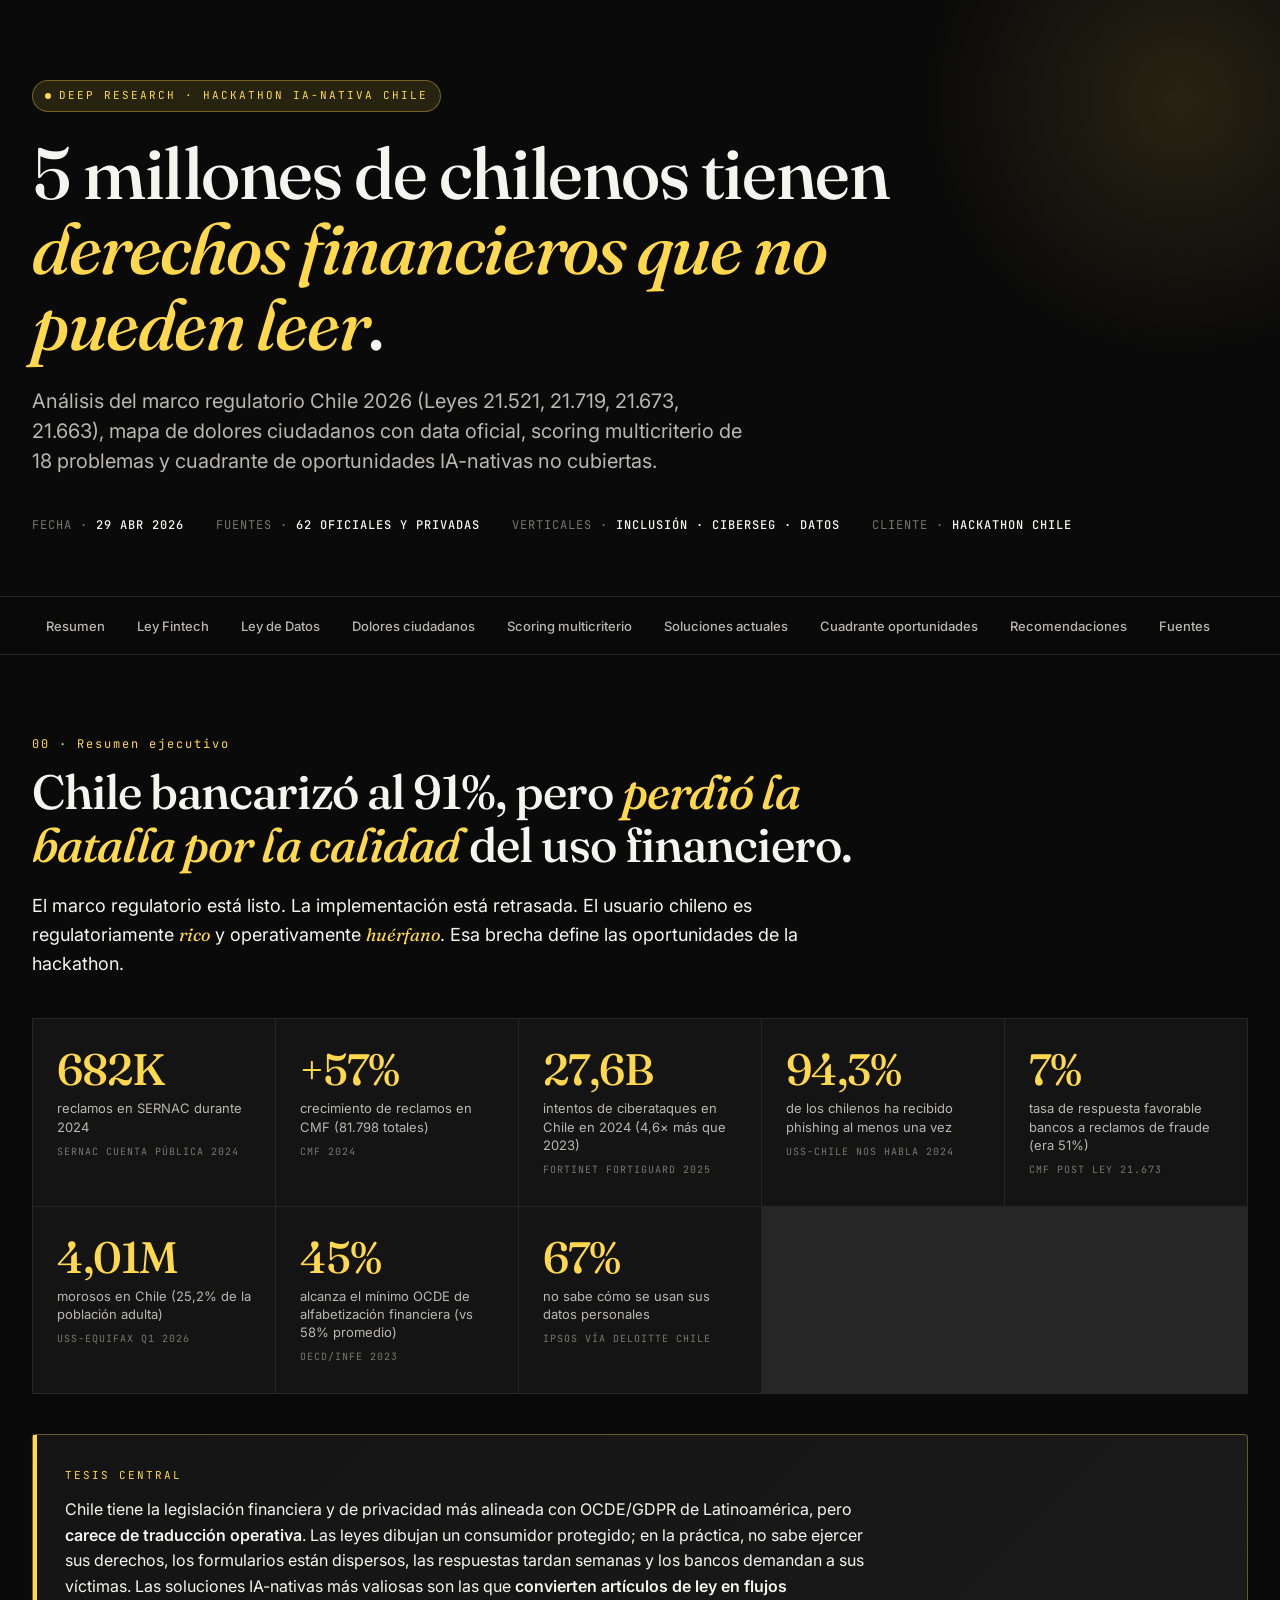
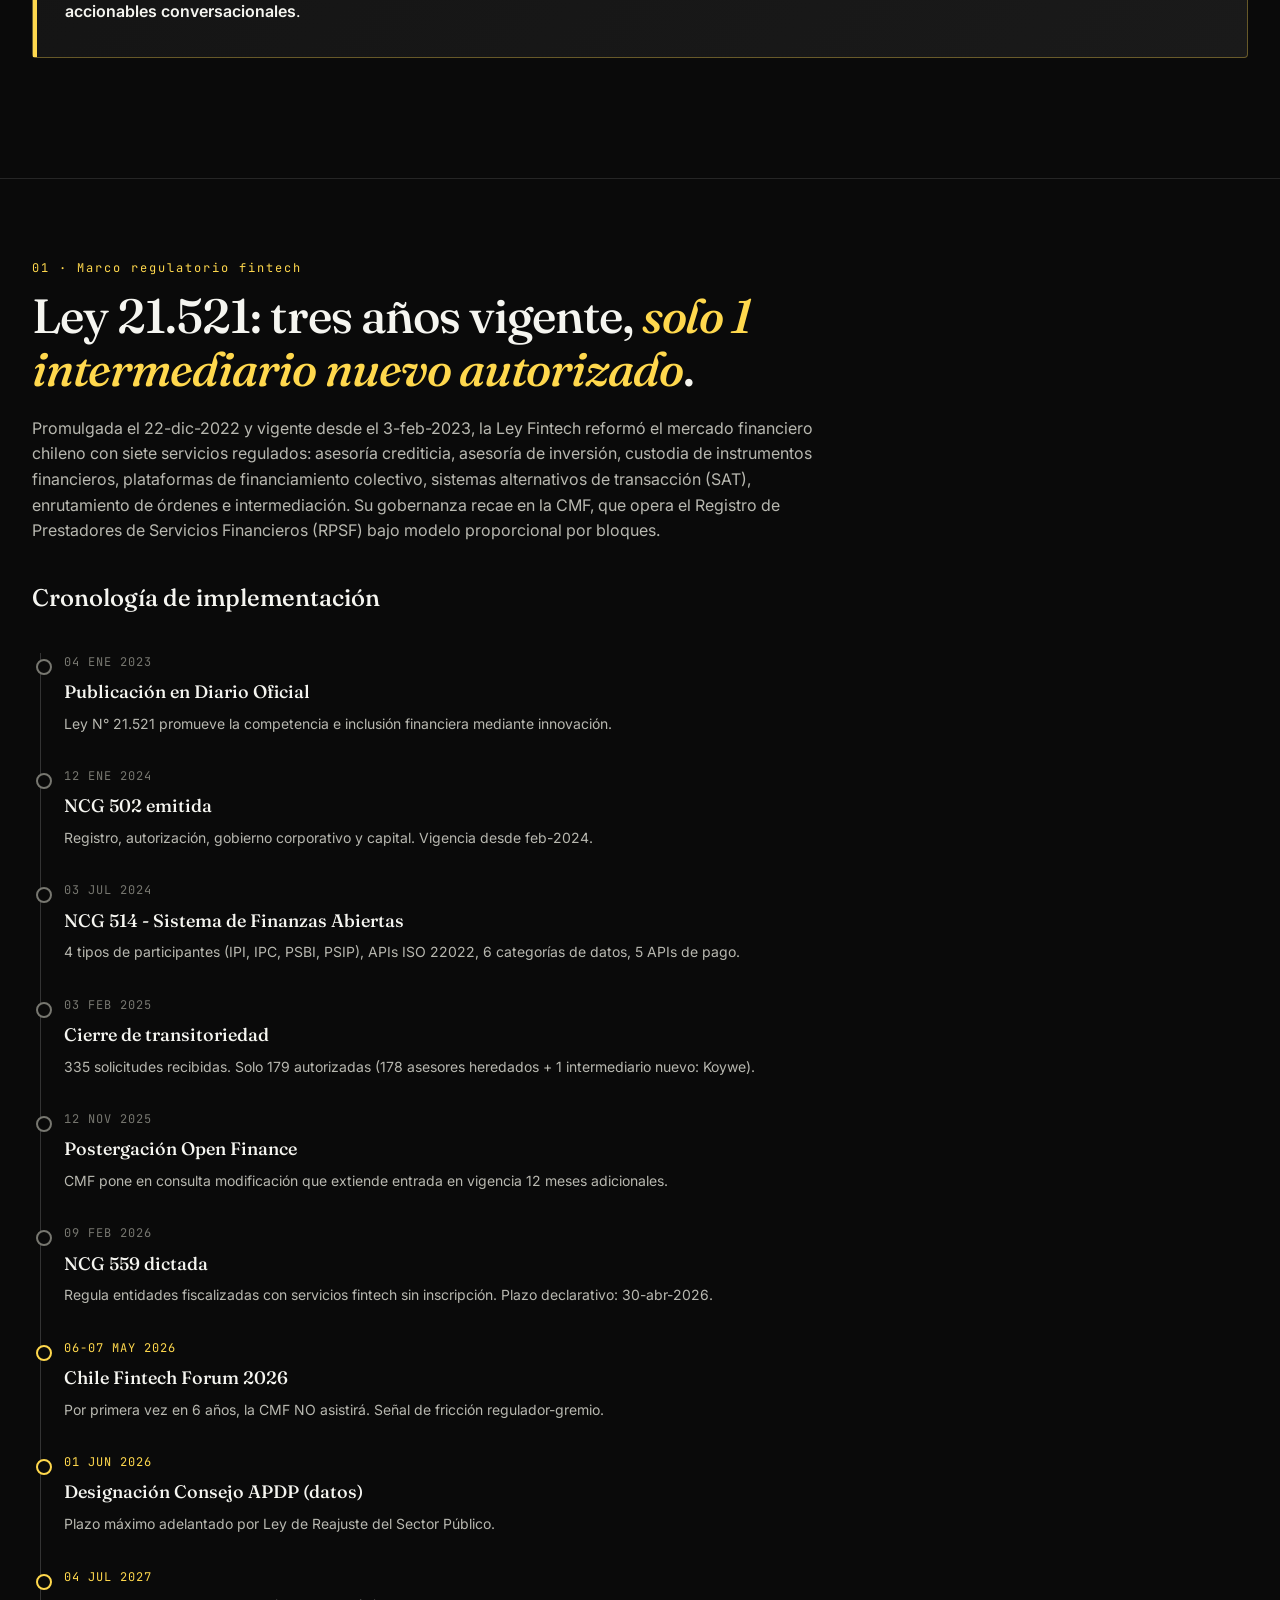
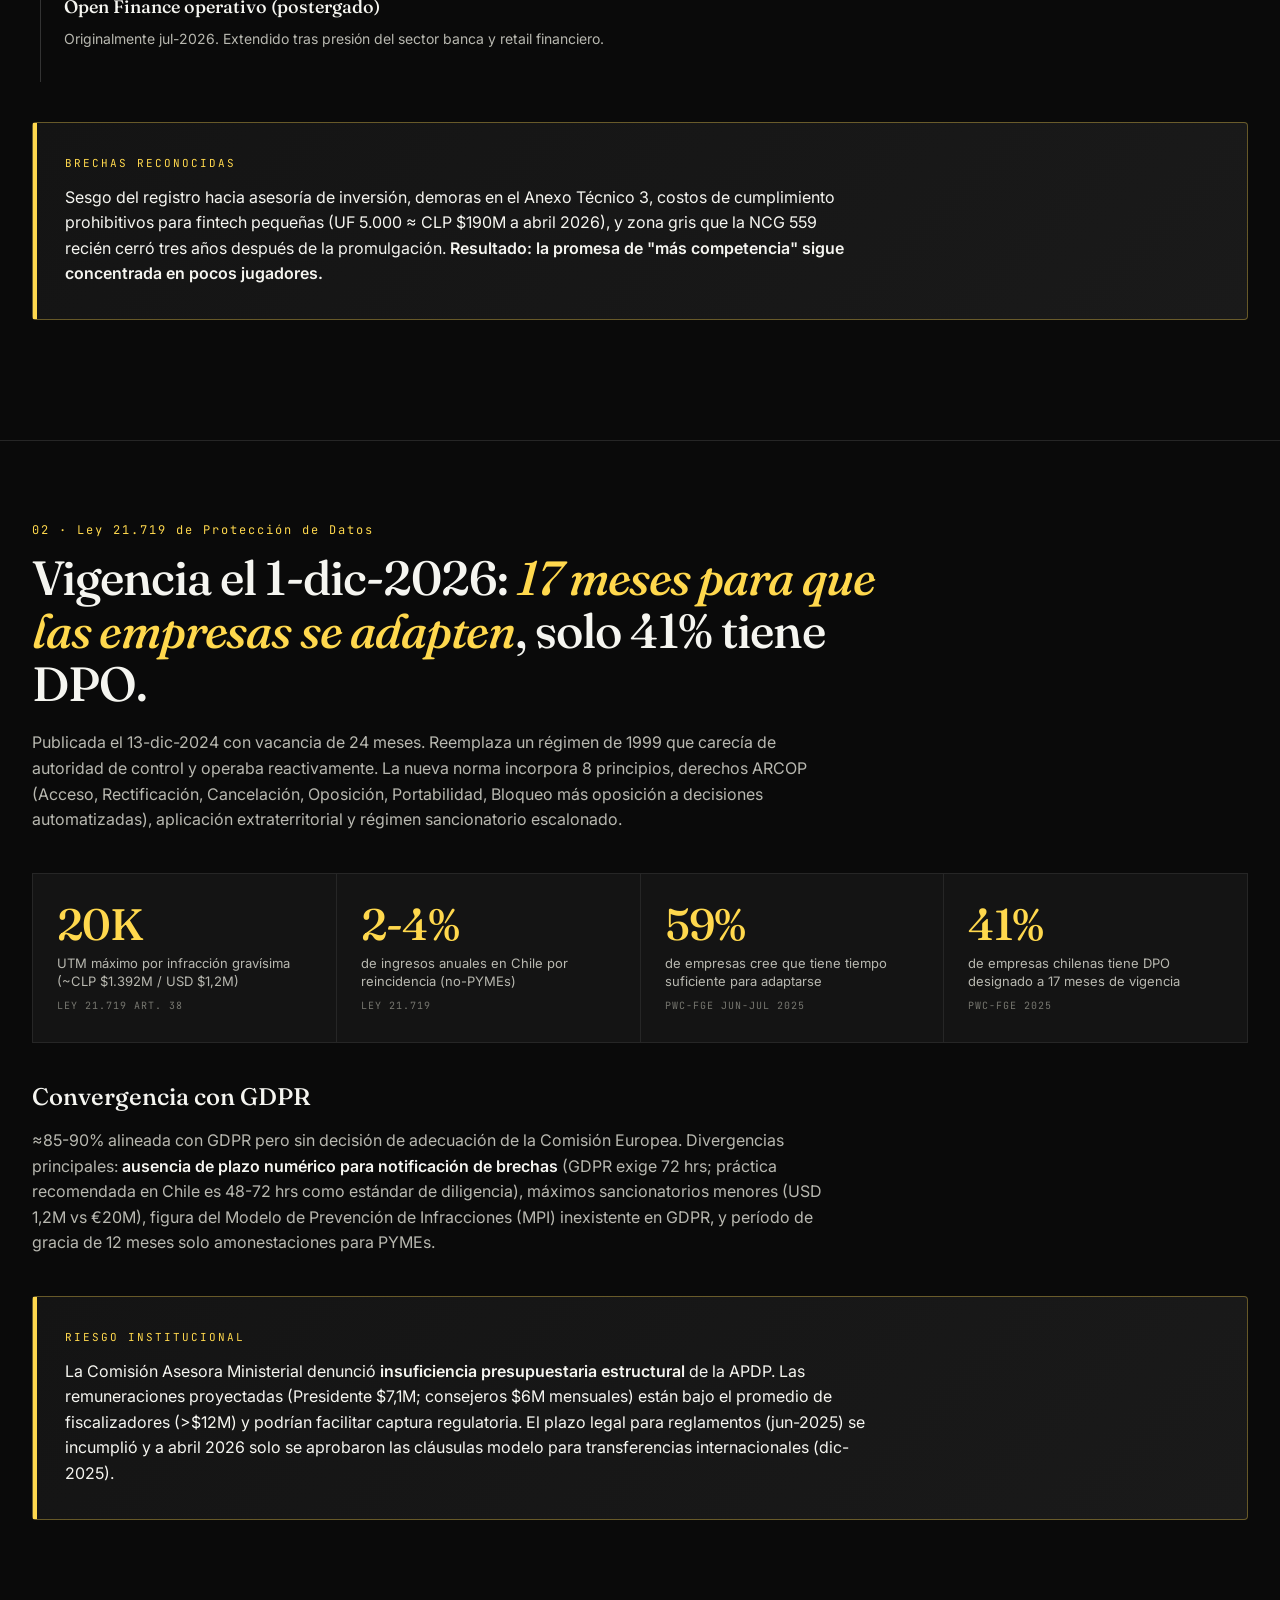
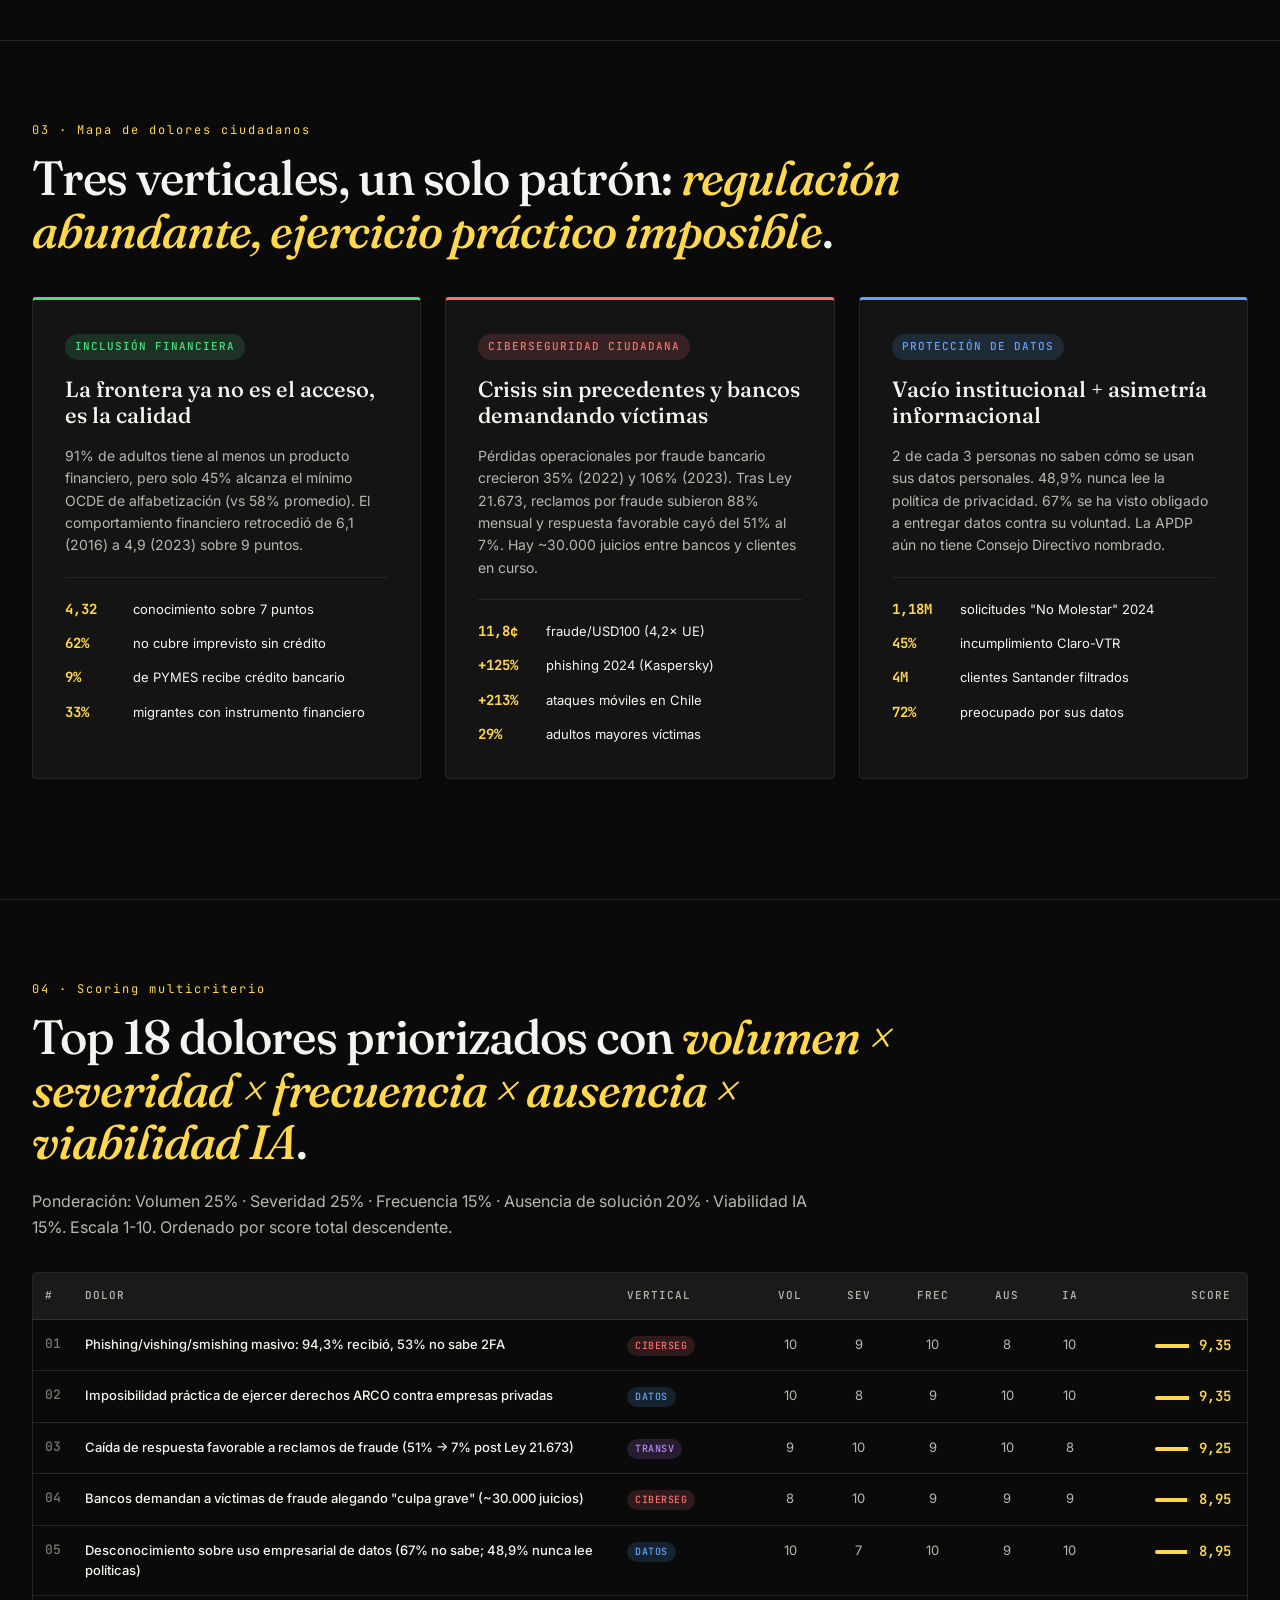
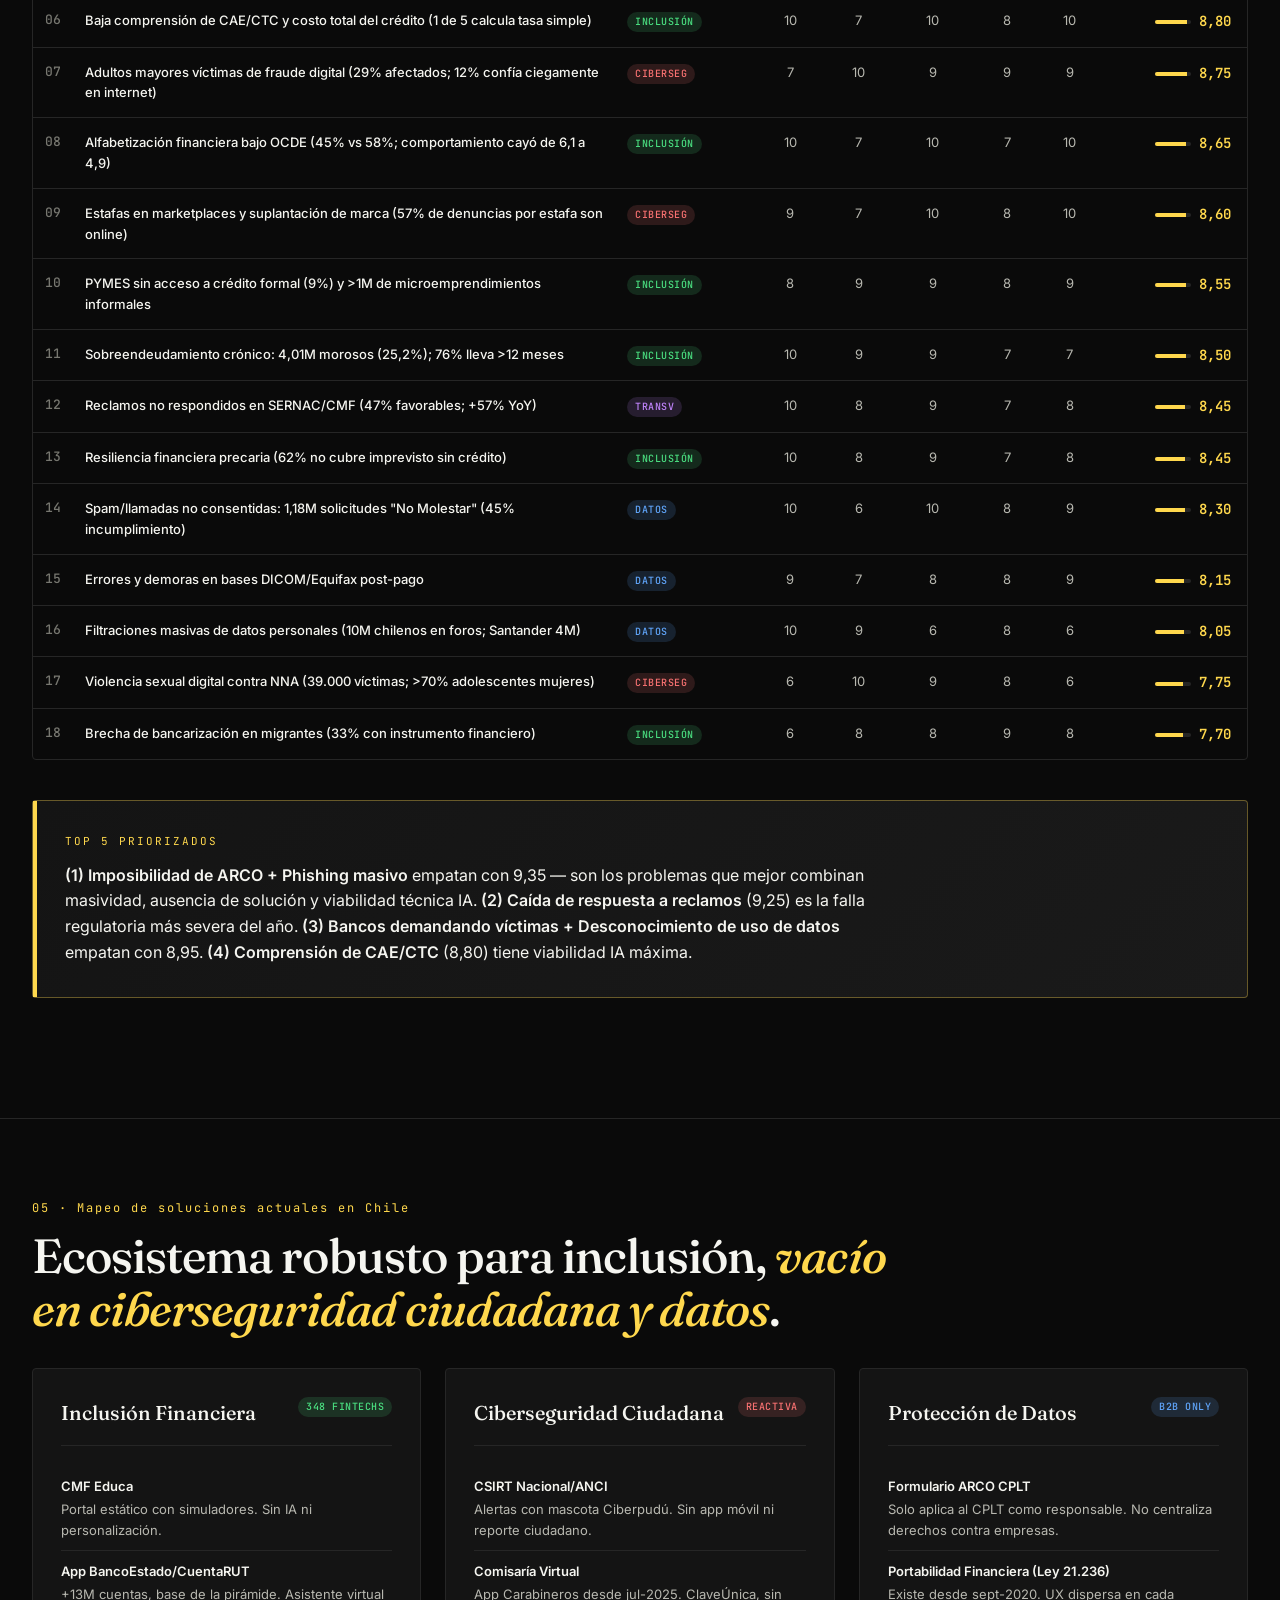
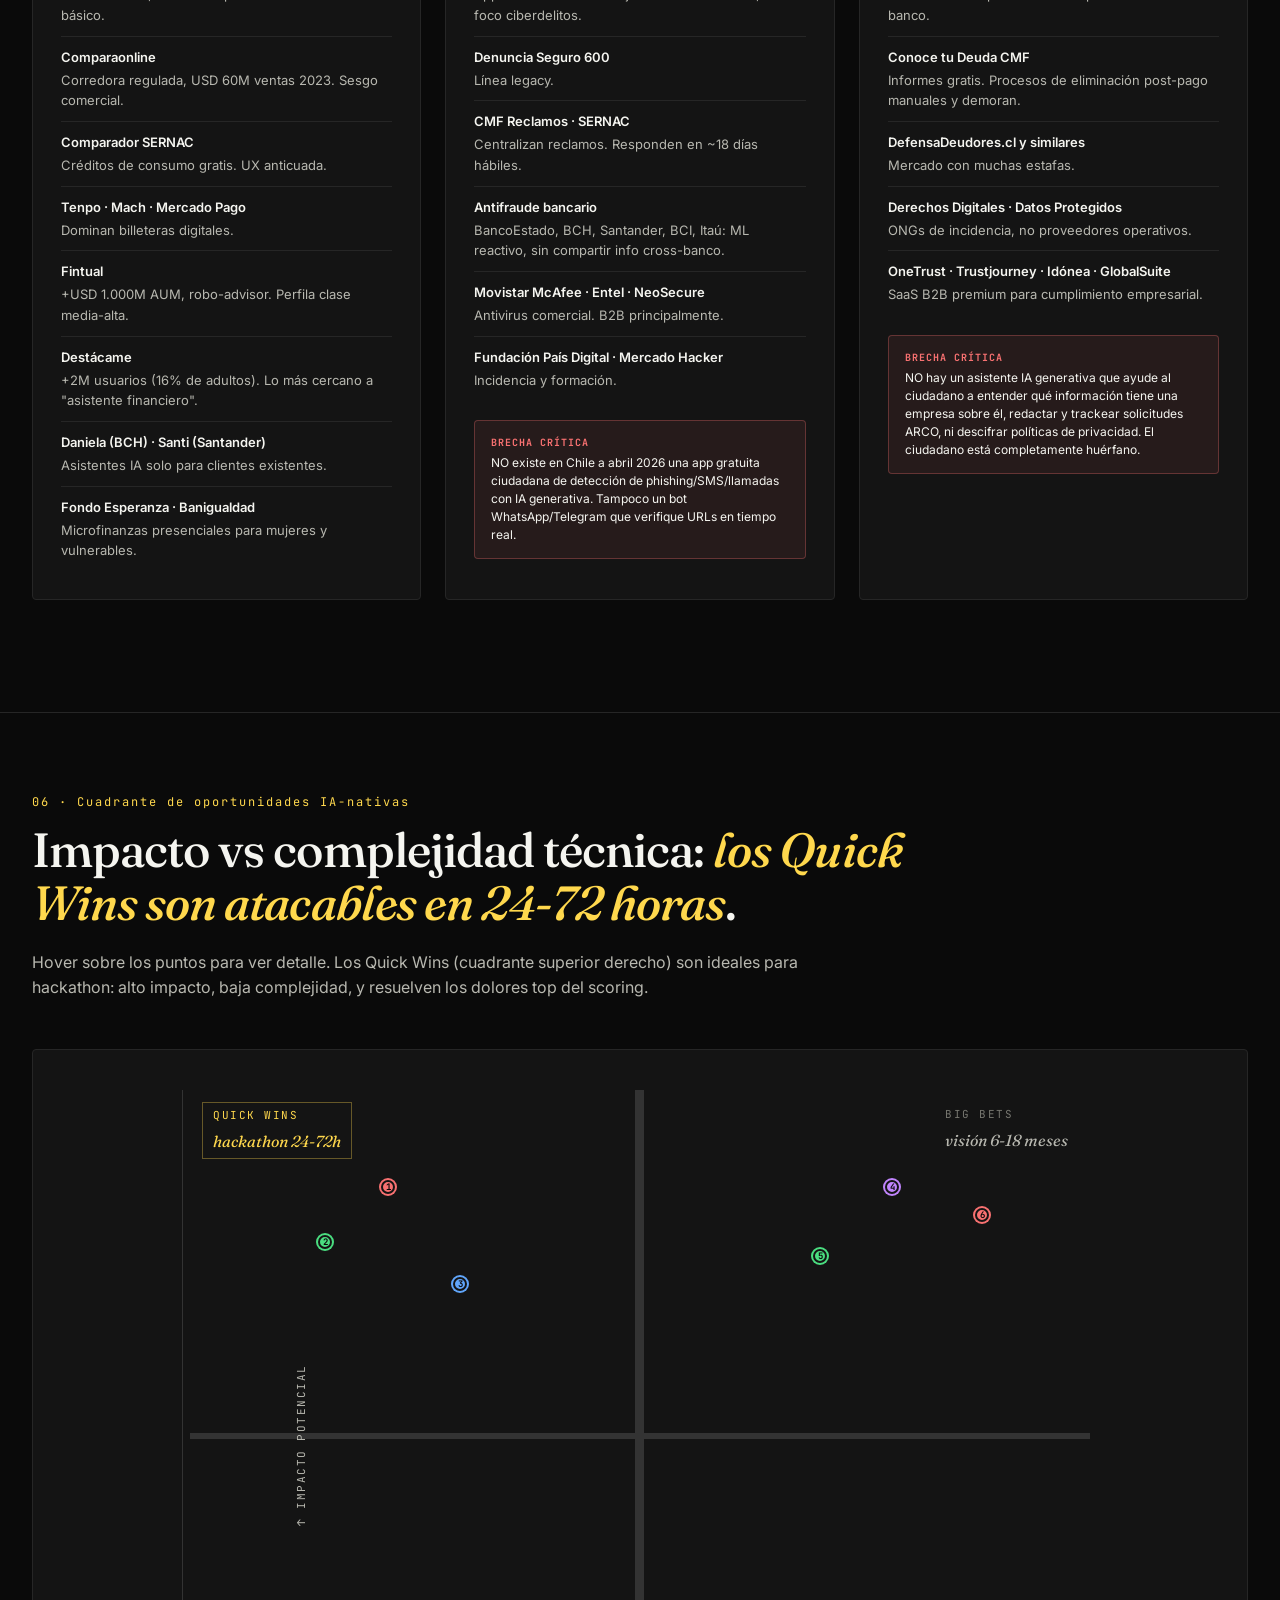
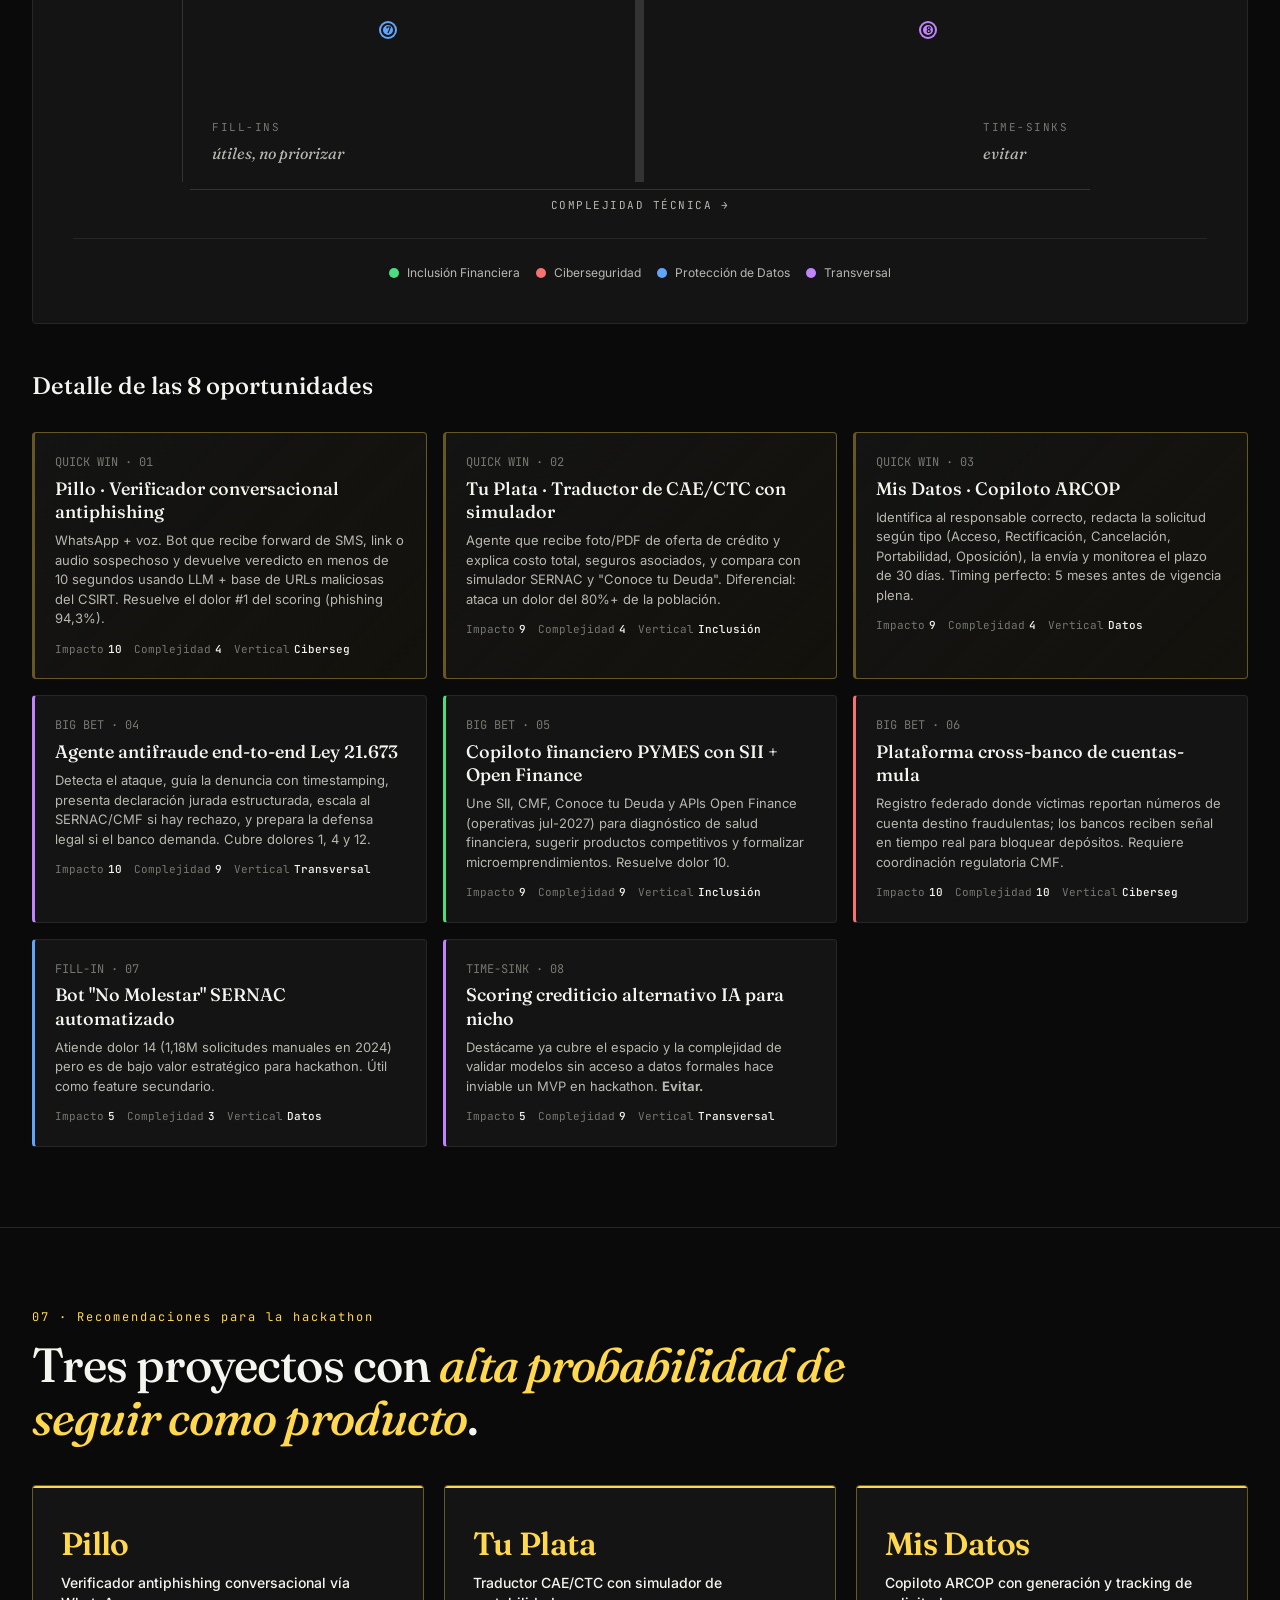
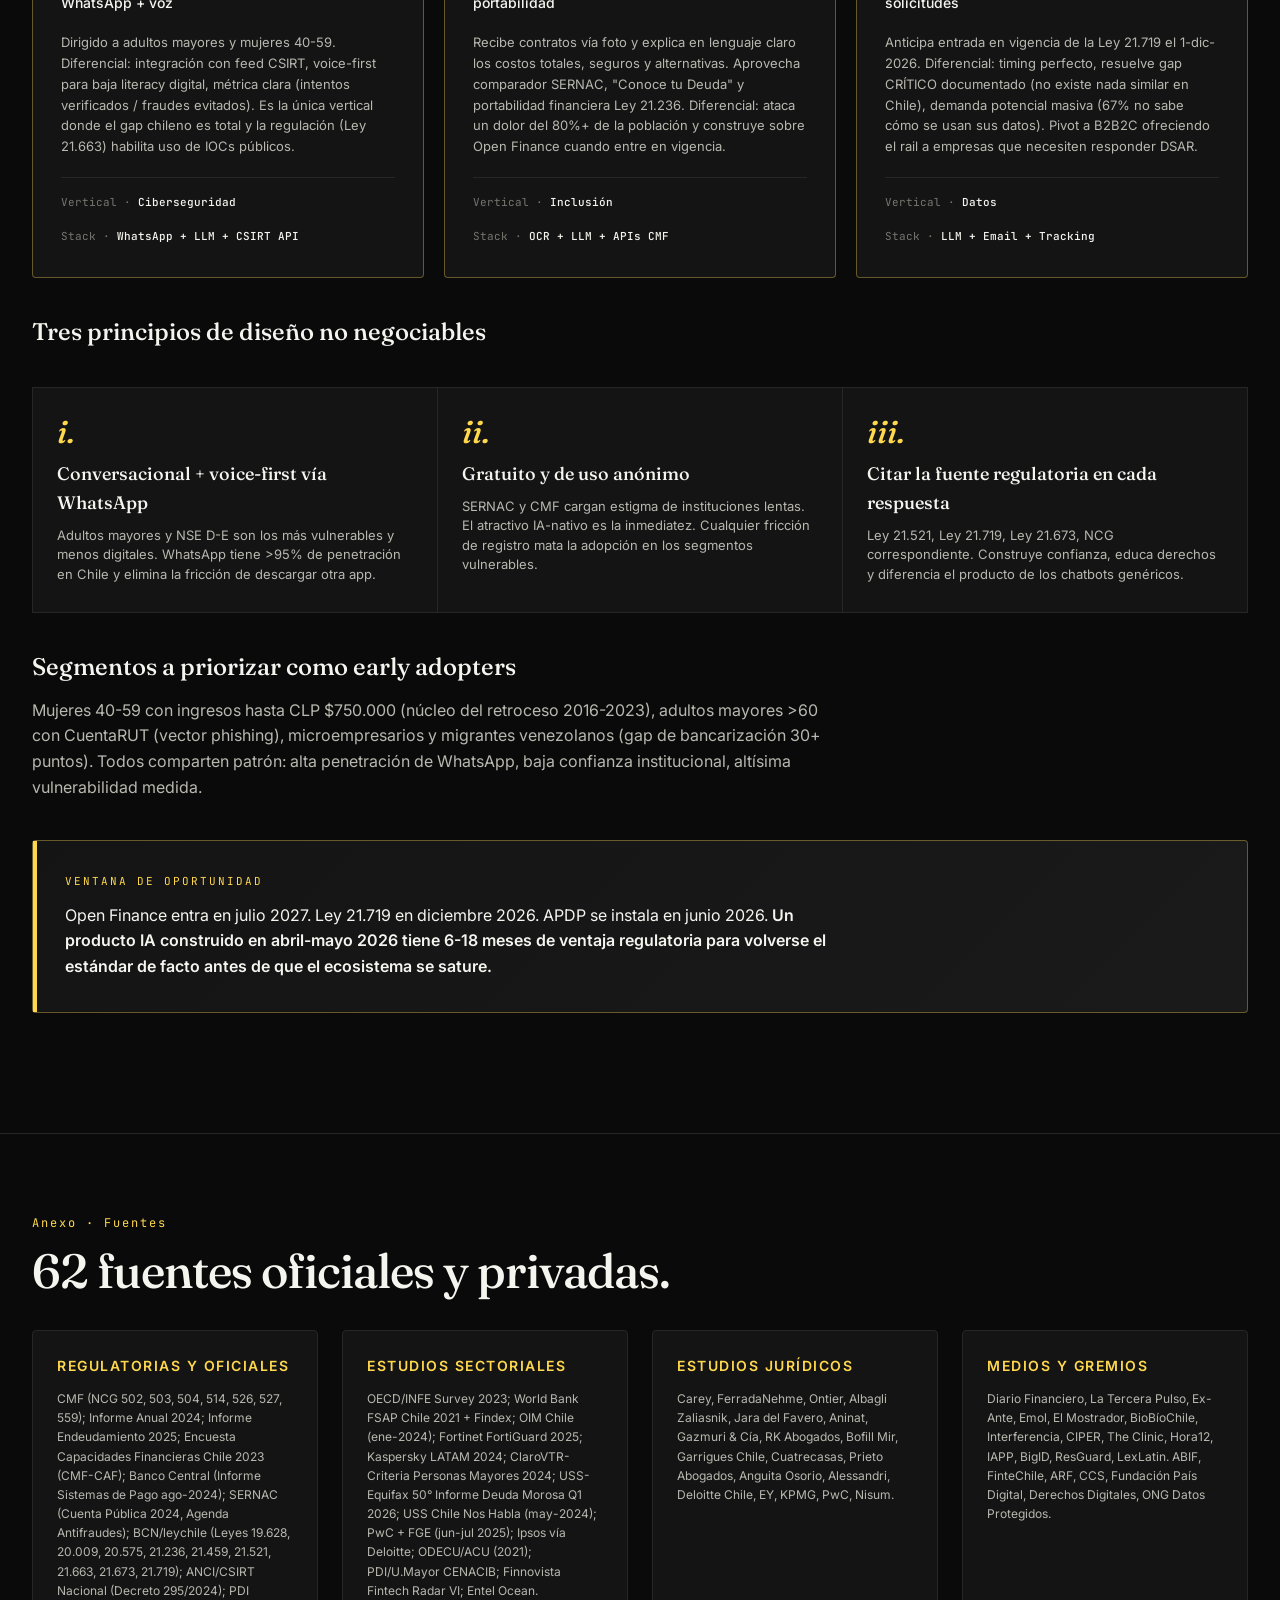
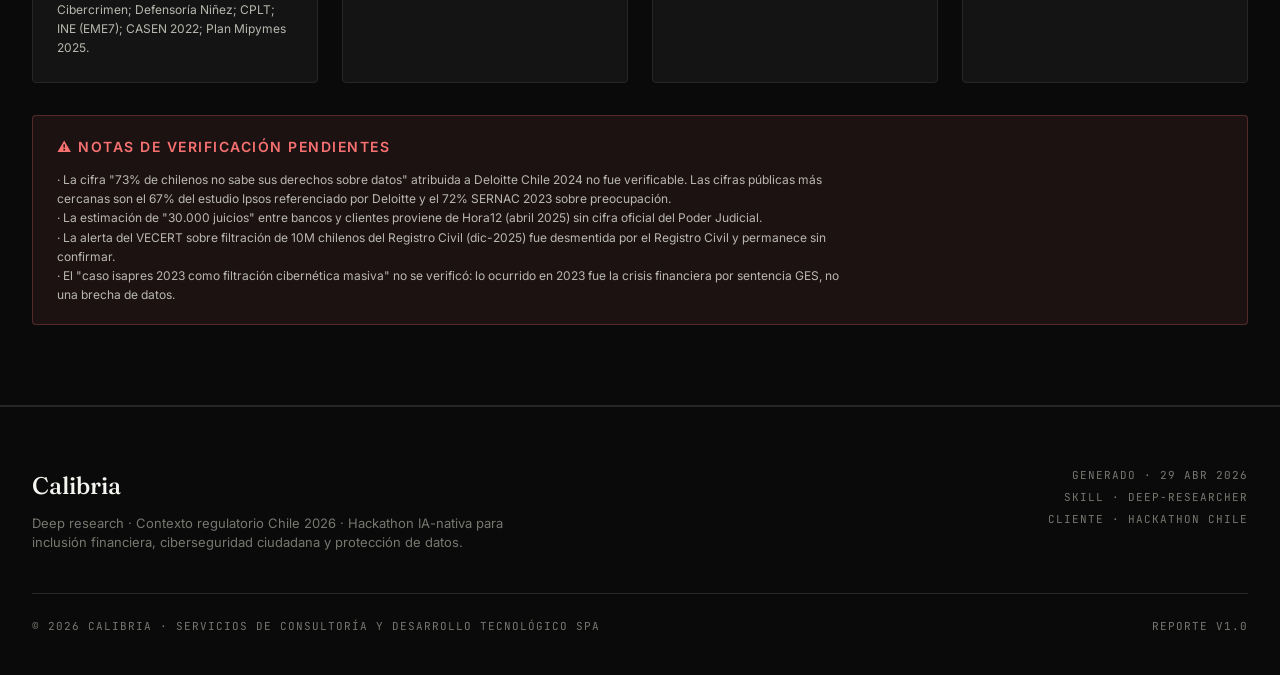
<file: docs/assets/research/2026-04-29-deep-research-calibria.html>
<!DOCTYPE html>
<html lang="es">
<head>
<meta charset="UTF-8">
<meta name="viewport" content="width=device-width, initial-scale=1.0">
<title>Deep Research · Hackathon IA Chile · Calibria</title>
<link rel="preconnect" href="https://fonts.googleapis.com">
<link rel="preconnect" href="https://fonts.gstatic.com" crossorigin>
<link href="https://fonts.googleapis.com/css2?family=Fraunces:opsz,wght@9..144,400;9..144,500;9..144,600;9..144,700&family=Inter:wght@300;400;500;600;700&family=JetBrains+Mono:wght@400;500&display=swap" rel="stylesheet">
<style>
  :root {
    --bg: #0a0a0a;
    --bg-card: #141414;
    --bg-elevated: #1a1a1a;
    --border: #262626;
    --border-strong: #333;
    --ink: #f5f5f0;
    --ink-soft: #b8b8b0;
    --ink-mute: #777770;
    --accent: #ffd84d;
    --accent-soft: rgba(255, 216, 77, 0.12);
    --accent-line: rgba(255, 216, 77, 0.35);
    --inclusion: #4ade80;
    --ciber: #f87171;
    --datos: #60a5fa;
    --transv: #c084fc;
    --serif: 'Fraunces', Georgia, serif;
    --sans: 'Inter', system-ui, -apple-system, sans-serif;
    --mono: 'JetBrains Mono', ui-monospace, monospace;
  }

  * { margin: 0; padding: 0; box-sizing: border-box; }

  html { scroll-behavior: smooth; }

  body {
    font-family: var(--sans);
    background: var(--bg);
    color: var(--ink);
    line-height: 1.6;
    font-size: 16px;
    -webkit-font-smoothing: antialiased;
    text-rendering: optimizeLegibility;
  }

  /* ============ LAYOUT ============ */
  .container {
    max-width: 1280px;
    margin: 0 auto;
    padding: 0 32px;
  }

  /* ============ HERO ============ */
  .hero {
    padding: 80px 0 60px;
    border-bottom: 1px solid var(--border);
    position: relative;
    overflow: hidden;
  }

  .hero::before {
    content: '';
    position: absolute;
    top: -200px;
    right: -200px;
    width: 600px;
    height: 600px;
    background: radial-gradient(circle, var(--accent-soft) 0%, transparent 60%);
    pointer-events: none;
  }

  .eyebrow {
    display: inline-flex;
    align-items: center;
    gap: 8px;
    font-family: var(--mono);
    font-size: 11px;
    text-transform: uppercase;
    letter-spacing: 2px;
    color: var(--accent);
    margin-bottom: 24px;
    padding: 6px 12px;
    background: var(--accent-soft);
    border: 1px solid var(--accent-line);
    border-radius: 100px;
  }

  .eyebrow::before {
    content: '';
    width: 6px;
    height: 6px;
    border-radius: 50%;
    background: var(--accent);
    animation: pulse 2s infinite;
  }

  @keyframes pulse {
    0%, 100% { opacity: 1; }
    50% { opacity: 0.4; }
  }

  h1.hero-title {
    font-family: var(--serif);
    font-size: clamp(40px, 6vw, 72px);
    font-weight: 500;
    line-height: 1.05;
    letter-spacing: -0.02em;
    margin-bottom: 24px;
    max-width: 900px;
  }

  h1.hero-title em {
    font-style: italic;
    color: var(--accent);
  }

  .hero-subtitle {
    font-size: 20px;
    color: var(--ink-soft);
    max-width: 720px;
    line-height: 1.5;
    margin-bottom: 40px;
  }

  .hero-meta {
    display: flex;
    flex-wrap: wrap;
    gap: 32px;
    font-family: var(--mono);
    font-size: 12px;
    color: var(--ink-mute);
    text-transform: uppercase;
    letter-spacing: 1px;
  }

  .hero-meta span strong {
    color: var(--ink);
    font-weight: 500;
  }

  /* ============ NAV ============ */
  .toc {
    position: sticky;
    top: 0;
    background: rgba(10, 10, 10, 0.85);
    backdrop-filter: blur(20px);
    -webkit-backdrop-filter: blur(20px);
    border-bottom: 1px solid var(--border);
    z-index: 100;
    padding: 16px 0;
  }

  .toc-list {
    display: flex;
    gap: 4px;
    overflow-x: auto;
    list-style: none;
    scrollbar-width: none;
  }

  .toc-list::-webkit-scrollbar { display: none; }

  .toc-list a {
    color: var(--ink-soft);
    text-decoration: none;
    font-size: 13px;
    font-weight: 500;
    padding: 8px 14px;
    border-radius: 100px;
    white-space: nowrap;
    transition: all 0.15s;
  }

  .toc-list a:hover {
    background: var(--bg-card);
    color: var(--ink);
  }

  /* ============ SECTIONS ============ */
  section {
    padding: 80px 0;
    border-bottom: 1px solid var(--border);
  }

  .section-num {
    font-family: var(--mono);
    font-size: 12px;
    color: var(--accent);
    letter-spacing: 2px;
    margin-bottom: 12px;
    display: block;
  }

  h2 {
    font-family: var(--serif);
    font-size: clamp(32px, 4vw, 48px);
    font-weight: 500;
    line-height: 1.1;
    letter-spacing: -0.02em;
    margin-bottom: 20px;
    max-width: 900px;
  }

  h2 em {
    font-style: italic;
    color: var(--accent);
  }

  h3 {
    font-family: var(--serif);
    font-size: 24px;
    font-weight: 500;
    line-height: 1.2;
    margin: 40px 0 16px;
    color: var(--ink);
  }

  h4 {
    font-family: var(--sans);
    font-size: 14px;
    font-weight: 600;
    text-transform: uppercase;
    letter-spacing: 1.5px;
    color: var(--ink-mute);
    margin: 24px 0 12px;
  }

  p {
    color: var(--ink-soft);
    margin-bottom: 16px;
    max-width: 800px;
  }

  p strong { color: var(--ink); font-weight: 600; }

  /* ============ STATS GRID ============ */
  .stats-grid {
    display: grid;
    grid-template-columns: repeat(auto-fit, minmax(220px, 1fr));
    gap: 1px;
    background: var(--border);
    margin: 40px 0;
    border: 1px solid var(--border);
  }

  .stat-card {
    background: var(--bg-card);
    padding: 28px 24px;
    transition: background 0.2s;
  }

  .stat-card:hover {
    background: var(--bg-elevated);
  }

  .stat-num {
    font-family: var(--serif);
    font-size: 44px;
    font-weight: 500;
    line-height: 1;
    color: var(--accent);
    margin-bottom: 8px;
    letter-spacing: -0.02em;
  }

  .stat-label {
    font-size: 13px;
    color: var(--ink-soft);
    line-height: 1.4;
  }

  .stat-source {
    font-family: var(--mono);
    font-size: 10px;
    color: var(--ink-mute);
    margin-top: 8px;
    text-transform: uppercase;
    letter-spacing: 1px;
  }

  /* ============ CALLOUT ============ */
  .callout {
    background: linear-gradient(135deg, var(--bg-card), var(--bg-elevated));
    border: 1px solid var(--accent-line);
    padding: 32px;
    margin: 40px 0;
    border-radius: 4px;
    position: relative;
  }

  .callout::before {
    content: '';
    position: absolute;
    top: 0;
    left: 0;
    width: 4px;
    height: 100%;
    background: var(--accent);
  }

  .callout-label {
    font-family: var(--mono);
    font-size: 11px;
    color: var(--accent);
    text-transform: uppercase;
    letter-spacing: 2px;
    margin-bottom: 12px;
  }

  .callout p { margin-bottom: 0; color: var(--ink); }

  /* ============ TIMELINE ============ */
  .timeline {
    position: relative;
    margin: 40px 0;
    padding-left: 32px;
  }

  .timeline::before {
    content: '';
    position: absolute;
    left: 8px;
    top: 0;
    bottom: 0;
    width: 1px;
    background: var(--border-strong);
  }

  .timeline-item {
    position: relative;
    padding-bottom: 32px;
  }

  .timeline-item::before {
    content: '';
    position: absolute;
    left: -28px;
    top: 6px;
    width: 12px;
    height: 12px;
    border-radius: 50%;
    background: var(--bg);
    border: 2px solid var(--accent);
  }

  .timeline-item.past::before {
    border-color: var(--ink-mute);
  }

  .timeline-date {
    font-family: var(--mono);
    font-size: 12px;
    color: var(--accent);
    text-transform: uppercase;
    letter-spacing: 1px;
    margin-bottom: 6px;
  }

  .timeline-item.past .timeline-date {
    color: var(--ink-mute);
  }

  .timeline-title {
    font-family: var(--serif);
    font-size: 18px;
    font-weight: 500;
    color: var(--ink);
    margin-bottom: 6px;
  }

  .timeline-desc {
    font-size: 14px;
    color: var(--ink-soft);
    max-width: 700px;
  }

  /* ============ VERTICAL CARDS ============ */
  .verticals {
    display: grid;
    grid-template-columns: repeat(auto-fit, minmax(300px, 1fr));
    gap: 24px;
    margin: 40px 0;
  }

  .vertical-card {
    background: var(--bg-card);
    border: 1px solid var(--border);
    padding: 32px;
    border-radius: 4px;
    position: relative;
    overflow: hidden;
    transition: transform 0.2s, border-color 0.2s;
  }

  .vertical-card:hover {
    transform: translateY(-2px);
    border-color: var(--border-strong);
  }

  .vertical-card.inclusion { border-top: 3px solid var(--inclusion); }
  .vertical-card.ciber { border-top: 3px solid var(--ciber); }
  .vertical-card.datos { border-top: 3px solid var(--datos); }

  .vertical-tag {
    display: inline-block;
    font-family: var(--mono);
    font-size: 11px;
    text-transform: uppercase;
    letter-spacing: 1px;
    padding: 4px 10px;
    border-radius: 100px;
    margin-bottom: 16px;
    font-weight: 500;
  }

  .tag-inclusion { background: rgba(74, 222, 128, 0.15); color: var(--inclusion); }
  .tag-ciber { background: rgba(248, 113, 113, 0.15); color: var(--ciber); }
  .tag-datos { background: rgba(96, 165, 250, 0.15); color: var(--datos); }
  .tag-transv { background: rgba(192, 132, 252, 0.15); color: var(--transv); }

  .vertical-card h3 {
    margin: 0 0 16px;
    font-size: 22px;
  }

  .vertical-card p {
    font-size: 14px;
    margin-bottom: 16px;
  }

  .vertical-stats {
    display: flex;
    flex-direction: column;
    gap: 12px;
    margin-top: 20px;
    padding-top: 20px;
    border-top: 1px solid var(--border);
  }

  .vertical-stat {
    display: flex;
    align-items: baseline;
    gap: 8px;
    font-size: 13px;
  }

  .vertical-stat strong {
    font-family: var(--mono);
    font-size: 14px;
    color: var(--accent);
    min-width: 60px;
  }

  /* ============ TABLE ============ */
  .table-wrapper {
    overflow-x: auto;
    margin: 32px 0;
    border: 1px solid var(--border);
    border-radius: 4px;
  }

  table {
    width: 100%;
    border-collapse: collapse;
    font-size: 13px;
    min-width: 900px;
  }

  thead {
    background: var(--bg-elevated);
  }

  th {
    font-family: var(--mono);
    font-size: 11px;
    text-transform: uppercase;
    letter-spacing: 1px;
    text-align: left;
    padding: 14px 12px;
    color: var(--ink-soft);
    font-weight: 500;
    border-bottom: 1px solid var(--border-strong);
    white-space: nowrap;
  }

  th.center, td.center { text-align: center; }
  th.score-col, td.score-col { text-align: right; padding-right: 16px; }

  td {
    padding: 14px 12px;
    border-bottom: 1px solid var(--border);
    color: var(--ink-soft);
    vertical-align: top;
  }

  tbody tr:hover { background: var(--bg-card); }
  tbody tr:last-child td { border-bottom: none; }

  td.problem {
    color: var(--ink);
    font-weight: 500;
    max-width: 380px;
  }

  td.score {
    font-family: var(--mono);
    font-weight: 600;
    color: var(--accent);
    font-size: 14px;
  }

  td.rank {
    font-family: var(--mono);
    color: var(--ink-mute);
    font-weight: 500;
    width: 32px;
  }

  /* Score bar */
  .score-bar {
    display: inline-block;
    width: 36px;
    height: 4px;
    background: var(--border);
    border-radius: 2px;
    margin-right: 8px;
    vertical-align: middle;
    position: relative;
    overflow: hidden;
  }

  .score-bar-fill {
    position: absolute;
    left: 0;
    top: 0;
    height: 100%;
    background: var(--accent);
  }

  /* Vertical pills in table */
  .v-pill {
    display: inline-block;
    font-family: var(--mono);
    font-size: 10px;
    padding: 2px 8px;
    border-radius: 100px;
    text-transform: uppercase;
    letter-spacing: 0.5px;
    font-weight: 500;
  }

  /* ============ QUADRANT ============ */
  .quadrant-section {
    margin: 48px 0;
  }

  .quadrant-wrapper {
    background: var(--bg-card);
    border: 1px solid var(--border);
    border-radius: 4px;
    padding: 40px;
    position: relative;
  }

  .quadrant {
    position: relative;
    width: 100%;
    aspect-ratio: 1.3 / 1;
    max-width: 900px;
    margin: 0 auto;
    background:
      linear-gradient(to right, transparent 49.5%, var(--border-strong) 49.5%, var(--border-strong) 50.5%, transparent 50.5%),
      linear-gradient(to bottom, transparent 49.5%, var(--border-strong) 49.5%, var(--border-strong) 50.5%, transparent 50.5%);
  }

  .quad-label {
    position: absolute;
    font-family: var(--mono);
    font-size: 11px;
    text-transform: uppercase;
    letter-spacing: 1.5px;
    color: var(--ink-mute);
    padding: 4px 10px;
    background: var(--bg-card);
    z-index: 2;
  }

  .quad-label.tl { top: 12px; left: 12px; color: var(--accent); border: 1px solid var(--accent-line); }
  .quad-label.tr { top: 12px; right: 12px; }
  .quad-label.bl { bottom: 12px; left: 12px; }
  .quad-label.br { bottom: 12px; right: 12px; }

  .quad-header {
    font-family: var(--serif);
    font-size: 16px;
    font-style: italic;
    margin-top: 4px;
    text-transform: none;
    letter-spacing: 0;
    color: var(--ink-soft);
    display: block;
  }

  .quad-label.tl .quad-header { color: var(--accent); }

  .axis-label {
    position: absolute;
    font-family: var(--mono);
    font-size: 11px;
    text-transform: uppercase;
    letter-spacing: 1.5px;
    color: var(--ink-soft);
  }

  .axis-x {
    bottom: -32px;
    left: 50%;
    transform: translateX(-50%);
  }

  .axis-y {
    top: 50%;
    left: -50px;
    transform: rotate(-90deg) translateX(50%);
    transform-origin: right center;
  }

  .axis-arrow-x {
    position: absolute;
    bottom: -8px;
    left: 0;
    right: 0;
    height: 1px;
    background: var(--border-strong);
  }

  .axis-arrow-y {
    position: absolute;
    top: 0;
    bottom: 0;
    left: -8px;
    width: 1px;
    background: var(--border-strong);
  }

  .opp-dot {
    position: absolute;
    width: 14px;
    height: 14px;
    border-radius: 50%;
    cursor: pointer;
    transform: translate(-50%, -50%);
    z-index: 3;
    transition: transform 0.15s;
    border: 2px solid var(--bg-card);
    box-shadow: 0 0 0 2px currentColor;
  }

  .opp-dot:hover {
    transform: translate(-50%, -50%) scale(1.6);
    z-index: 10;
  }

  .opp-dot.inclusion { background: var(--inclusion); color: var(--inclusion); }
  .opp-dot.ciber { background: var(--ciber); color: var(--ciber); }
  .opp-dot.datos { background: var(--datos); color: var(--datos); }
  .opp-dot.transv { background: var(--transv); color: var(--transv); }

  .opp-dot::after {
    content: attr(data-num);
    position: absolute;
    top: 50%;
    left: 50%;
    transform: translate(-50%, -50%);
    font-family: var(--mono);
    font-size: 9px;
    font-weight: 700;
    color: var(--bg);
  }

  .quad-tooltip {
    position: absolute;
    background: var(--bg-elevated);
    border: 1px solid var(--border-strong);
    padding: 12px 14px;
    border-radius: 4px;
    font-size: 12px;
    color: var(--ink);
    width: 240px;
    z-index: 20;
    pointer-events: none;
    opacity: 0;
    transition: opacity 0.15s;
    box-shadow: 0 8px 24px rgba(0, 0, 0, 0.4);
  }

  .opp-dot:hover + .quad-tooltip { opacity: 1; }

  .quad-tooltip strong { display: block; margin-bottom: 4px; color: var(--accent); }
  .quad-tooltip span { color: var(--ink-soft); font-size: 11px; }

  .quad-legend {
    display: flex;
    flex-wrap: wrap;
    gap: 16px;
    margin-top: 56px;
    padding-top: 24px;
    border-top: 1px solid var(--border);
    justify-content: center;
  }

  .legend-item {
    display: flex;
    align-items: center;
    gap: 8px;
    font-size: 12px;
    color: var(--ink-soft);
  }

  .legend-dot {
    width: 10px;
    height: 10px;
    border-radius: 50%;
  }

  /* Opportunity detail cards */
  .opp-list {
    display: grid;
    grid-template-columns: repeat(auto-fit, minmax(320px, 1fr));
    gap: 16px;
    margin-top: 32px;
  }

  .opp-card {
    background: var(--bg-card);
    border: 1px solid var(--border);
    padding: 20px;
    border-radius: 4px;
    border-left: 3px solid var(--border-strong);
  }

  .opp-card.inclusion { border-left-color: var(--inclusion); }
  .opp-card.ciber { border-left-color: var(--ciber); }
  .opp-card.datos { border-left-color: var(--datos); }
  .opp-card.transv { border-left-color: var(--transv); }

  .opp-card.quick-win {
    background: linear-gradient(135deg, var(--bg-card), rgba(255, 216, 77, 0.04));
    border-color: var(--accent-line);
  }

  .opp-num {
    font-family: var(--mono);
    font-size: 12px;
    color: var(--ink-mute);
    margin-bottom: 4px;
  }

  .opp-title {
    font-family: var(--serif);
    font-size: 18px;
    font-weight: 500;
    color: var(--ink);
    margin-bottom: 8px;
    line-height: 1.3;
  }

  .opp-desc {
    font-size: 13px;
    color: var(--ink-soft);
    line-height: 1.5;
    margin-bottom: 12px;
  }

  .opp-footer {
    display: flex;
    gap: 12px;
    align-items: center;
    font-family: var(--mono);
    font-size: 11px;
    color: var(--ink-mute);
    flex-wrap: wrap;
  }

  .opp-metric {
    display: flex;
    align-items: center;
    gap: 4px;
  }

  .opp-metric strong {
    color: var(--ink);
    font-weight: 500;
  }

  /* ============ SOLUTIONS GRID ============ */
  .solutions-section {
    display: grid;
    grid-template-columns: repeat(auto-fit, minmax(340px, 1fr));
    gap: 24px;
    margin: 32px 0;
  }

  .sol-card {
    background: var(--bg-card);
    border: 1px solid var(--border);
    padding: 28px;
    border-radius: 4px;
  }

  .sol-card-header {
    display: flex;
    justify-content: space-between;
    align-items: flex-start;
    margin-bottom: 20px;
    padding-bottom: 16px;
    border-bottom: 1px solid var(--border);
  }

  .sol-card-header h4 {
    font-family: var(--serif);
    font-size: 20px;
    font-weight: 500;
    color: var(--ink);
    margin: 0;
    text-transform: none;
    letter-spacing: 0;
  }

  .sol-list {
    list-style: none;
  }

  .sol-list li {
    padding: 10px 0;
    border-bottom: 1px solid var(--border);
    font-size: 13px;
    color: var(--ink-soft);
  }

  .sol-list li:last-child { border-bottom: none; }
  .sol-list strong { color: var(--ink); display: block; margin-bottom: 2px; font-weight: 600; }

  .gap-banner {
    background: rgba(248, 113, 113, 0.08);
    border: 1px solid rgba(248, 113, 113, 0.3);
    padding: 14px 16px;
    margin-top: 20px;
    border-radius: 4px;
    font-size: 12px;
    color: var(--ink);
    line-height: 1.5;
  }

  .gap-banner strong {
    color: var(--ciber);
    text-transform: uppercase;
    letter-spacing: 1px;
    font-size: 10px;
    display: block;
    margin-bottom: 4px;
    font-family: var(--mono);
  }

  /* ============ RECO CARDS ============ */
  .reco-grid {
    display: grid;
    grid-template-columns: repeat(auto-fit, minmax(300px, 1fr));
    gap: 20px;
    margin: 40px 0;
  }

  .reco-card {
    background: var(--bg-card);
    border: 1px solid var(--accent-line);
    padding: 32px 28px;
    border-radius: 4px;
    position: relative;
    overflow: hidden;
  }

  .reco-card::before {
    content: '';
    position: absolute;
    top: 0;
    left: 0;
    right: 0;
    height: 2px;
    background: var(--accent);
  }

  .reco-name {
    font-family: var(--serif);
    font-size: 32px;
    font-weight: 600;
    color: var(--accent);
    margin-bottom: 4px;
    letter-spacing: -0.02em;
  }

  .reco-name em {
    font-style: italic;
    font-weight: 400;
  }

  .reco-tagline {
    font-size: 14px;
    color: var(--ink);
    margin-bottom: 20px;
    line-height: 1.4;
    font-weight: 500;
  }

  .reco-body {
    font-size: 13px;
    color: var(--ink-soft);
    line-height: 1.6;
    margin-bottom: 20px;
  }

  .reco-meta {
    display: flex;
    flex-wrap: wrap;
    gap: 16px;
    padding-top: 16px;
    border-top: 1px solid var(--border);
    font-family: var(--mono);
    font-size: 11px;
    color: var(--ink-mute);
  }

  .reco-meta span strong {
    color: var(--ink);
    font-weight: 500;
  }

  /* ============ PRINCIPLES ============ */
  .principles {
    display: grid;
    grid-template-columns: repeat(auto-fit, minmax(260px, 1fr));
    gap: 1px;
    background: var(--border);
    margin: 40px 0;
    border: 1px solid var(--border);
  }

  .principle {
    background: var(--bg-card);
    padding: 28px 24px;
  }

  .principle-num {
    font-family: var(--serif);
    font-size: 32px;
    font-weight: 500;
    color: var(--accent);
    line-height: 1;
    font-style: italic;
    margin-bottom: 12px;
  }

  .principle-title {
    font-family: var(--serif);
    font-size: 18px;
    font-weight: 500;
    color: var(--ink);
    margin-bottom: 8px;
  }

  .principle-desc {
    font-size: 13px;
    color: var(--ink-soft);
    line-height: 1.5;
  }

  /* ============ FOOTER ============ */
  footer {
    padding: 60px 0 40px;
    border-top: 1px solid var(--border);
    background: var(--bg);
  }

  .footer-grid {
    display: grid;
    grid-template-columns: 2fr 1fr;
    gap: 40px;
    margin-bottom: 40px;
  }

  .footer-brand {
    font-family: var(--serif);
    font-size: 24px;
    font-weight: 500;
    color: var(--ink);
    margin-bottom: 8px;
  }

  .footer-tagline {
    font-size: 13px;
    color: var(--ink-mute);
    max-width: 480px;
    line-height: 1.5;
  }

  .footer-meta {
    font-family: var(--mono);
    font-size: 11px;
    color: var(--ink-mute);
    text-align: right;
    text-transform: uppercase;
    letter-spacing: 1px;
  }

  .footer-meta div { margin-bottom: 4px; }

  .footer-bottom {
    padding-top: 24px;
    border-top: 1px solid var(--border);
    display: flex;
    justify-content: space-between;
    font-family: var(--mono);
    font-size: 11px;
    color: var(--ink-mute);
    text-transform: uppercase;
    letter-spacing: 1px;
  }

  /* ============ SOURCES ============ */
  .sources-grid {
    display: grid;
    grid-template-columns: repeat(auto-fit, minmax(280px, 1fr));
    gap: 24px;
    margin-top: 32px;
  }

  .source-block {
    background: var(--bg-card);
    border: 1px solid var(--border);
    padding: 24px;
    border-radius: 4px;
  }

  .source-block h4 {
    margin: 0 0 12px;
    color: var(--accent);
  }

  .source-block p {
    font-size: 12px;
    color: var(--ink-soft);
    line-height: 1.6;
    margin: 0;
  }

  .verification-note {
    background: rgba(248, 113, 113, 0.08);
    border: 1px solid rgba(248, 113, 113, 0.25);
    padding: 20px 24px;
    margin-top: 32px;
    border-radius: 4px;
  }

  .verification-note h4 {
    color: var(--ciber);
    margin: 0 0 12px;
  }

  .verification-note p {
    font-size: 12px;
    color: var(--ink-soft);
    line-height: 1.6;
    margin: 0;
  }

  /* ============ RESPONSIVE ============ */
  @media (max-width: 768px) {
    .container { padding: 0 20px; }
    section { padding: 60px 0; }
    .hero { padding: 60px 0 40px; }
    .footer-grid { grid-template-columns: 1fr; }
    .footer-meta { text-align: left; }
    .footer-bottom { flex-direction: column; gap: 12px; }
    .quadrant-wrapper { padding: 24px; }
    .axis-y { left: -40px; font-size: 10px; }
    .quad-label { font-size: 9px; padding: 3px 6px; }
    .quad-header { font-size: 13px; }
    .reco-name { font-size: 28px; }
  }

  /* ============ UTILITIES ============ */
  .lead {
    font-size: 18px;
    color: var(--ink);
    line-height: 1.6;
    max-width: 800px;
    margin-bottom: 24px;
  }

  .lead em {
    font-family: var(--serif);
    font-style: italic;
    color: var(--accent);
  }

  .anchor-offset { scroll-margin-top: 80px; }
</style>
</head>
<body>

<!-- ============ HERO ============ -->
<header class="hero">
  <div class="container">
    <span class="eyebrow">Deep Research · Hackathon IA-nativa Chile</span>
    <h1 class="hero-title">5 millones de chilenos tienen <em>derechos financieros que no pueden leer</em>.</h1>
    <p class="hero-subtitle">Análisis del marco regulatorio Chile 2026 (Leyes 21.521, 21.719, 21.673, 21.663), mapa de dolores ciudadanos con data oficial, scoring multicriterio de 18 problemas y cuadrante de oportunidades IA-nativas no cubiertas.</p>
    <div class="hero-meta">
      <span>Fecha · <strong>29 abr 2026</strong></span>
      <span>Fuentes · <strong>62 oficiales y privadas</strong></span>
      <span>Verticales · <strong>Inclusión · Ciberseg · Datos</strong></span>
      <span>Cliente · <strong>Hackathon Chile</strong></span>
    </div>
  </div>
</header>

<!-- ============ TOC ============ -->
<nav class="toc">
  <div class="container">
    <ul class="toc-list">
      <li><a href="#resumen">Resumen</a></li>
      <li><a href="#ley-fintech">Ley Fintech</a></li>
      <li><a href="#ley-datos">Ley de Datos</a></li>
      <li><a href="#dolores">Dolores ciudadanos</a></li>
      <li><a href="#scoring">Scoring multicriterio</a></li>
      <li><a href="#soluciones">Soluciones actuales</a></li>
      <li><a href="#cuadrante">Cuadrante oportunidades</a></li>
      <li><a href="#recomendaciones">Recomendaciones</a></li>
      <li><a href="#fuentes">Fuentes</a></li>
    </ul>
  </div>
</nav>

<!-- ============ RESUMEN EJECUTIVO ============ -->
<section id="resumen" class="anchor-offset">
  <div class="container">
    <span class="section-num">00 · Resumen ejecutivo</span>
    <h2>Chile bancarizó al 91%, pero <em>perdió la batalla por la calidad</em> del uso financiero.</h2>

    <p class="lead">El marco regulatorio está listo. La implementación está retrasada. El usuario chileno es regulatoriamente <em>rico</em> y operativamente <em>huérfano</em>. Esa brecha define las oportunidades de la hackathon.</p>

    <div class="stats-grid">
      <div class="stat-card">
        <div class="stat-num">682K</div>
        <div class="stat-label">reclamos en SERNAC durante 2024</div>
        <div class="stat-source">SERNAC Cuenta Pública 2024</div>
      </div>
      <div class="stat-card">
        <div class="stat-num">+57%</div>
        <div class="stat-label">crecimiento de reclamos en CMF (81.798 totales)</div>
        <div class="stat-source">CMF 2024</div>
      </div>
      <div class="stat-card">
        <div class="stat-num">27,6B</div>
        <div class="stat-label">intentos de ciberataques en Chile en 2024 (4,6× más que 2023)</div>
        <div class="stat-source">Fortinet FortiGuard 2025</div>
      </div>
      <div class="stat-card">
        <div class="stat-num">94,3%</div>
        <div class="stat-label">de los chilenos ha recibido phishing al menos una vez</div>
        <div class="stat-source">USS-Chile Nos Habla 2024</div>
      </div>
      <div class="stat-card">
        <div class="stat-num">7%</div>
        <div class="stat-label">tasa de respuesta favorable bancos a reclamos de fraude (era 51%)</div>
        <div class="stat-source">CMF post Ley 21.673</div>
      </div>
      <div class="stat-card">
        <div class="stat-num">4,01M</div>
        <div class="stat-label">morosos en Chile (25,2% de la población adulta)</div>
        <div class="stat-source">USS-Equifax Q1 2026</div>
      </div>
      <div class="stat-card">
        <div class="stat-num">45%</div>
        <div class="stat-label">alcanza el mínimo OCDE de alfabetización financiera (vs 58% promedio)</div>
        <div class="stat-source">OECD/INFE 2023</div>
      </div>
      <div class="stat-card">
        <div class="stat-num">67%</div>
        <div class="stat-label">no sabe cómo se usan sus datos personales</div>
        <div class="stat-source">Ipsos vía Deloitte Chile</div>
      </div>
    </div>

    <div class="callout">
      <div class="callout-label">Tesis central</div>
      <p>Chile tiene la legislación financiera y de privacidad más alineada con OCDE/GDPR de Latinoamérica, pero <strong>carece de traducción operativa</strong>. Las leyes dibujan un consumidor protegido; en la práctica, no sabe ejercer sus derechos, los formularios están dispersos, las respuestas tardan semanas y los bancos demandan a sus víctimas. Las soluciones IA-nativas más valiosas son las que <strong>convierten artículos de ley en flujos accionables conversacionales</strong>.</p>
    </div>
  </div>
</section>

<!-- ============ LEY FINTECH ============ -->
<section id="ley-fintech" class="anchor-offset">
  <div class="container">
    <span class="section-num">01 · Marco regulatorio fintech</span>
    <h2>Ley 21.521: tres años vigente, <em>solo 1 intermediario nuevo autorizado</em>.</h2>

    <p>Promulgada el 22-dic-2022 y vigente desde el 3-feb-2023, la Ley Fintech reformó el mercado financiero chileno con siete servicios regulados: asesoría crediticia, asesoría de inversión, custodia de instrumentos financieros, plataformas de financiamiento colectivo, sistemas alternativos de transacción (SAT), enrutamiento de órdenes e intermediación. Su gobernanza recae en la CMF, que opera el Registro de Prestadores de Servicios Financieros (RPSF) bajo modelo proporcional por bloques.</p>

    <h3>Cronología de implementación</h3>
    <div class="timeline">
      <div class="timeline-item past">
        <div class="timeline-date">04 ene 2023</div>
        <div class="timeline-title">Publicación en Diario Oficial</div>
        <div class="timeline-desc">Ley N° 21.521 promueve la competencia e inclusión financiera mediante innovación.</div>
      </div>
      <div class="timeline-item past">
        <div class="timeline-date">12 ene 2024</div>
        <div class="timeline-title">NCG 502 emitida</div>
        <div class="timeline-desc">Registro, autorización, gobierno corporativo y capital. Vigencia desde feb-2024.</div>
      </div>
      <div class="timeline-item past">
        <div class="timeline-date">03 jul 2024</div>
        <div class="timeline-title">NCG 514 - Sistema de Finanzas Abiertas</div>
        <div class="timeline-desc">4 tipos de participantes (IPI, IPC, PSBI, PSIP), APIs ISO 22022, 6 categorías de datos, 5 APIs de pago.</div>
      </div>
      <div class="timeline-item past">
        <div class="timeline-date">03 feb 2025</div>
        <div class="timeline-title">Cierre de transitoriedad</div>
        <div class="timeline-desc">335 solicitudes recibidas. Solo 179 autorizadas (178 asesores heredados + 1 intermediario nuevo: Koywe).</div>
      </div>
      <div class="timeline-item past">
        <div class="timeline-date">12 nov 2025</div>
        <div class="timeline-title">Postergación Open Finance</div>
        <div class="timeline-desc">CMF pone en consulta modificación que extiende entrada en vigencia 12 meses adicionales.</div>
      </div>
      <div class="timeline-item past">
        <div class="timeline-date">09 feb 2026</div>
        <div class="timeline-title">NCG 559 dictada</div>
        <div class="timeline-desc">Regula entidades fiscalizadas con servicios fintech sin inscripción. Plazo declarativo: 30-abr-2026.</div>
      </div>
      <div class="timeline-item">
        <div class="timeline-date">06-07 may 2026</div>
        <div class="timeline-title">Chile Fintech Forum 2026</div>
        <div class="timeline-desc">Por primera vez en 6 años, la CMF NO asistirá. Señal de fricción regulador-gremio.</div>
      </div>
      <div class="timeline-item">
        <div class="timeline-date">01 jun 2026</div>
        <div class="timeline-title">Designación Consejo APDP (datos)</div>
        <div class="timeline-desc">Plazo máximo adelantado por Ley de Reajuste del Sector Público.</div>
      </div>
      <div class="timeline-item">
        <div class="timeline-date">04 jul 2027</div>
        <div class="timeline-title">Open Finance operativo (postergado)</div>
        <div class="timeline-desc">Originalmente jul-2026. Extendido tras presión del sector banca y retail financiero.</div>
      </div>
    </div>

    <div class="callout">
      <div class="callout-label">Brechas reconocidas</div>
      <p>Sesgo del registro hacia asesoría de inversión, demoras en el Anexo Técnico 3, costos de cumplimiento prohibitivos para fintech pequeñas (UF 5.000 ≈ CLP $190M a abril 2026), y zona gris que la NCG 559 recién cerró tres años después de la promulgación. <strong>Resultado: la promesa de "más competencia" sigue concentrada en pocos jugadores.</strong></p>
    </div>
  </div>
</section>

<!-- ============ LEY DE DATOS ============ -->
<section id="ley-datos" class="anchor-offset">
  <div class="container">
    <span class="section-num">02 · Ley 21.719 de Protección de Datos</span>
    <h2>Vigencia el 1-dic-2026: <em>17 meses para que las empresas se adapten</em>, solo 41% tiene DPO.</h2>

    <p>Publicada el 13-dic-2024 con vacancia de 24 meses. Reemplaza un régimen de 1999 que carecía de autoridad de control y operaba reactivamente. La nueva norma incorpora 8 principios, derechos ARCOP (Acceso, Rectificación, Cancelación, Oposición, Portabilidad, Bloqueo más oposición a decisiones automatizadas), aplicación extraterritorial y régimen sancionatorio escalonado.</p>

    <div class="stats-grid">
      <div class="stat-card">
        <div class="stat-num">20K</div>
        <div class="stat-label">UTM máximo por infracción gravísima (~CLP $1.392M / USD $1,2M)</div>
        <div class="stat-source">Ley 21.719 Art. 38</div>
      </div>
      <div class="stat-card">
        <div class="stat-num">2-4%</div>
        <div class="stat-label">de ingresos anuales en Chile por reincidencia (no-PYMEs)</div>
        <div class="stat-source">Ley 21.719</div>
      </div>
      <div class="stat-card">
        <div class="stat-num">59%</div>
        <div class="stat-label">de empresas cree que tiene tiempo suficiente para adaptarse</div>
        <div class="stat-source">PwC-FGE jun-jul 2025</div>
      </div>
      <div class="stat-card">
        <div class="stat-num">41%</div>
        <div class="stat-label">de empresas chilenas tiene DPO designado a 17 meses de vigencia</div>
        <div class="stat-source">PwC-FGE 2025</div>
      </div>
    </div>

    <h3>Convergencia con GDPR</h3>
    <p>≈85-90% alineada con GDPR pero sin decisión de adecuación de la Comisión Europea. Divergencias principales: <strong>ausencia de plazo numérico para notificación de brechas</strong> (GDPR exige 72 hrs; práctica recomendada en Chile es 48-72 hrs como estándar de diligencia), máximos sancionatorios menores (USD 1,2M vs €20M), figura del Modelo de Prevención de Infracciones (MPI) inexistente en GDPR, y período de gracia de 12 meses solo amonestaciones para PYMEs.</p>

    <div class="callout">
      <div class="callout-label">Riesgo institucional</div>
      <p>La Comisión Asesora Ministerial denunció <strong>insuficiencia presupuestaria estructural</strong> de la APDP. Las remuneraciones proyectadas (Presidente $7,1M; consejeros $6M mensuales) están bajo el promedio de fiscalizadores (>$12M) y podrían facilitar captura regulatoria. El plazo legal para reglamentos (jun-2025) se incumplió y a abril 2026 solo se aprobaron las cláusulas modelo para transferencias internacionales (dic-2025).</p>
    </div>
  </div>
</section>

<!-- ============ DOLORES ============ -->
<section id="dolores" class="anchor-offset">
  <div class="container">
    <span class="section-num">03 · Mapa de dolores ciudadanos</span>
    <h2>Tres verticales, un solo patrón: <em>regulación abundante, ejercicio práctico imposible</em>.</h2>

    <div class="verticals">
      <div class="vertical-card inclusion">
        <span class="vertical-tag tag-inclusion">Inclusión Financiera</span>
        <h3>La frontera ya no es el acceso, es la calidad</h3>
        <p>91% de adultos tiene al menos un producto financiero, pero solo 45% alcanza el mínimo OCDE de alfabetización (vs 58% promedio). El comportamiento financiero retrocedió de 6,1 (2016) a 4,9 (2023) sobre 9 puntos.</p>
        <div class="vertical-stats">
          <div class="vertical-stat"><strong>4,32</strong>conocimiento sobre 7 puntos</div>
          <div class="vertical-stat"><strong>62%</strong>no cubre imprevisto sin crédito</div>
          <div class="vertical-stat"><strong>9%</strong>de PYMES recibe crédito bancario</div>
          <div class="vertical-stat"><strong>33%</strong>migrantes con instrumento financiero</div>
        </div>
      </div>

      <div class="vertical-card ciber">
        <span class="vertical-tag tag-ciber">Ciberseguridad Ciudadana</span>
        <h3>Crisis sin precedentes y bancos demandando víctimas</h3>
        <p>Pérdidas operacionales por fraude bancario crecieron 35% (2022) y 106% (2023). Tras Ley 21.673, reclamos por fraude subieron 88% mensual y respuesta favorable cayó del 51% al 7%. Hay ~30.000 juicios entre bancos y clientes en curso.</p>
        <div class="vertical-stats">
          <div class="vertical-stat"><strong>11,8¢</strong>fraude/USD100 (4,2× UE)</div>
          <div class="vertical-stat"><strong>+125%</strong>phishing 2024 (Kaspersky)</div>
          <div class="vertical-stat"><strong>+213%</strong>ataques móviles en Chile</div>
          <div class="vertical-stat"><strong>29%</strong>adultos mayores víctimas</div>
        </div>
      </div>

      <div class="vertical-card datos">
        <span class="vertical-tag tag-datos">Protección de Datos</span>
        <h3>Vacío institucional + asimetría informacional</h3>
        <p>2 de cada 3 personas no saben cómo se usan sus datos personales. 48,9% nunca lee la política de privacidad. 67% se ha visto obligado a entregar datos contra su voluntad. La APDP aún no tiene Consejo Directivo nombrado.</p>
        <div class="vertical-stats">
          <div class="vertical-stat"><strong>1,18M</strong>solicitudes "No Molestar" 2024</div>
          <div class="vertical-stat"><strong>45%</strong>incumplimiento Claro-VTR</div>
          <div class="vertical-stat"><strong>4M</strong>clientes Santander filtrados</div>
          <div class="vertical-stat"><strong>72%</strong>preocupado por sus datos</div>
        </div>
      </div>
    </div>
  </div>
</section>

<!-- ============ SCORING ============ -->
<section id="scoring" class="anchor-offset">
  <div class="container">
    <span class="section-num">04 · Scoring multicriterio</span>
    <h2>Top 18 dolores priorizados con <em>volumen × severidad × frecuencia × ausencia × viabilidad IA</em>.</h2>

    <p>Ponderación: Volumen 25% · Severidad 25% · Frecuencia 15% · Ausencia de solución 20% · Viabilidad IA 15%. Escala 1-10. Ordenado por score total descendente.</p>

    <div class="table-wrapper">
      <table id="scoring-table">
        <thead>
          <tr>
            <th>#</th>
            <th>Dolor</th>
            <th>Vertical</th>
            <th class="center">Vol</th>
            <th class="center">Sev</th>
            <th class="center">Frec</th>
            <th class="center">Aus</th>
            <th class="center">IA</th>
            <th class="score-col">Score</th>
          </tr>
        </thead>
        <tbody>
          <tr>
            <td class="rank">01</td>
            <td class="problem">Phishing/vishing/smishing masivo: 94,3% recibió, 53% no sabe 2FA</td>
            <td><span class="v-pill tag-ciber">Ciberseg</span></td>
            <td class="center">10</td><td class="center">9</td><td class="center">10</td><td class="center">8</td><td class="center">10</td>
            <td class="score score-col">9,35</td>
          </tr>
          <tr>
            <td class="rank">02</td>
            <td class="problem">Imposibilidad práctica de ejercer derechos ARCO contra empresas privadas</td>
            <td><span class="v-pill tag-datos">Datos</span></td>
            <td class="center">10</td><td class="center">8</td><td class="center">9</td><td class="center">10</td><td class="center">10</td>
            <td class="score score-col">9,35</td>
          </tr>
          <tr>
            <td class="rank">03</td>
            <td class="problem">Caída de respuesta favorable a reclamos de fraude (51% → 7% post Ley 21.673)</td>
            <td><span class="v-pill tag-transv">Transv</span></td>
            <td class="center">9</td><td class="center">10</td><td class="center">9</td><td class="center">10</td><td class="center">8</td>
            <td class="score score-col">9,25</td>
          </tr>
          <tr>
            <td class="rank">04</td>
            <td class="problem">Bancos demandan a víctimas de fraude alegando "culpa grave" (~30.000 juicios)</td>
            <td><span class="v-pill tag-ciber">Ciberseg</span></td>
            <td class="center">8</td><td class="center">10</td><td class="center">9</td><td class="center">9</td><td class="center">9</td>
            <td class="score score-col">8,95</td>
          </tr>
          <tr>
            <td class="rank">05</td>
            <td class="problem">Desconocimiento sobre uso empresarial de datos (67% no sabe; 48,9% nunca lee políticas)</td>
            <td><span class="v-pill tag-datos">Datos</span></td>
            <td class="center">10</td><td class="center">7</td><td class="center">10</td><td class="center">9</td><td class="center">10</td>
            <td class="score score-col">8,95</td>
          </tr>
          <tr>
            <td class="rank">06</td>
            <td class="problem">Baja comprensión de CAE/CTC y costo total del crédito (1 de 5 calcula tasa simple)</td>
            <td><span class="v-pill tag-inclusion">Inclusión</span></td>
            <td class="center">10</td><td class="center">7</td><td class="center">10</td><td class="center">8</td><td class="center">10</td>
            <td class="score score-col">8,80</td>
          </tr>
          <tr>
            <td class="rank">07</td>
            <td class="problem">Adultos mayores víctimas de fraude digital (29% afectados; 12% confía ciegamente en internet)</td>
            <td><span class="v-pill tag-ciber">Ciberseg</span></td>
            <td class="center">7</td><td class="center">10</td><td class="center">9</td><td class="center">9</td><td class="center">9</td>
            <td class="score score-col">8,75</td>
          </tr>
          <tr>
            <td class="rank">08</td>
            <td class="problem">Alfabetización financiera bajo OCDE (45% vs 58%; comportamiento cayó de 6,1 a 4,9)</td>
            <td><span class="v-pill tag-inclusion">Inclusión</span></td>
            <td class="center">10</td><td class="center">7</td><td class="center">10</td><td class="center">7</td><td class="center">10</td>
            <td class="score score-col">8,65</td>
          </tr>
          <tr>
            <td class="rank">09</td>
            <td class="problem">Estafas en marketplaces y suplantación de marca (57% de denuncias por estafa son online)</td>
            <td><span class="v-pill tag-ciber">Ciberseg</span></td>
            <td class="center">9</td><td class="center">7</td><td class="center">10</td><td class="center">8</td><td class="center">10</td>
            <td class="score score-col">8,60</td>
          </tr>
          <tr>
            <td class="rank">10</td>
            <td class="problem">PYMES sin acceso a crédito formal (9%) y >1M de microemprendimientos informales</td>
            <td><span class="v-pill tag-inclusion">Inclusión</span></td>
            <td class="center">8</td><td class="center">9</td><td class="center">9</td><td class="center">8</td><td class="center">9</td>
            <td class="score score-col">8,55</td>
          </tr>
          <tr>
            <td class="rank">11</td>
            <td class="problem">Sobreendeudamiento crónico: 4,01M morosos (25,2%); 76% lleva >12 meses</td>
            <td><span class="v-pill tag-inclusion">Inclusión</span></td>
            <td class="center">10</td><td class="center">9</td><td class="center">9</td><td class="center">7</td><td class="center">7</td>
            <td class="score score-col">8,50</td>
          </tr>
          <tr>
            <td class="rank">12</td>
            <td class="problem">Reclamos no respondidos en SERNAC/CMF (47% favorables; +57% YoY)</td>
            <td><span class="v-pill tag-transv">Transv</span></td>
            <td class="center">10</td><td class="center">8</td><td class="center">9</td><td class="center">7</td><td class="center">8</td>
            <td class="score score-col">8,45</td>
          </tr>
          <tr>
            <td class="rank">13</td>
            <td class="problem">Resiliencia financiera precaria (62% no cubre imprevisto sin crédito)</td>
            <td><span class="v-pill tag-inclusion">Inclusión</span></td>
            <td class="center">10</td><td class="center">8</td><td class="center">9</td><td class="center">7</td><td class="center">8</td>
            <td class="score score-col">8,45</td>
          </tr>
          <tr>
            <td class="rank">14</td>
            <td class="problem">Spam/llamadas no consentidas: 1,18M solicitudes "No Molestar" (45% incumplimiento)</td>
            <td><span class="v-pill tag-datos">Datos</span></td>
            <td class="center">10</td><td class="center">6</td><td class="center">10</td><td class="center">8</td><td class="center">9</td>
            <td class="score score-col">8,30</td>
          </tr>
          <tr>
            <td class="rank">15</td>
            <td class="problem">Errores y demoras en bases DICOM/Equifax post-pago</td>
            <td><span class="v-pill tag-datos">Datos</span></td>
            <td class="center">9</td><td class="center">7</td><td class="center">8</td><td class="center">8</td><td class="center">9</td>
            <td class="score score-col">8,15</td>
          </tr>
          <tr>
            <td class="rank">16</td>
            <td class="problem">Filtraciones masivas de datos personales (10M chilenos en foros; Santander 4M)</td>
            <td><span class="v-pill tag-datos">Datos</span></td>
            <td class="center">10</td><td class="center">9</td><td class="center">6</td><td class="center">8</td><td class="center">6</td>
            <td class="score score-col">8,05</td>
          </tr>
          <tr>
            <td class="rank">17</td>
            <td class="problem">Violencia sexual digital contra NNA (39.000 víctimas; >70% adolescentes mujeres)</td>
            <td><span class="v-pill tag-ciber">Ciberseg</span></td>
            <td class="center">6</td><td class="center">10</td><td class="center">9</td><td class="center">8</td><td class="center">6</td>
            <td class="score score-col">7,75</td>
          </tr>
          <tr>
            <td class="rank">18</td>
            <td class="problem">Brecha de bancarización en migrantes (33% con instrumento financiero)</td>
            <td><span class="v-pill tag-inclusion">Inclusión</span></td>
            <td class="center">6</td><td class="center">8</td><td class="center">8</td><td class="center">9</td><td class="center">8</td>
            <td class="score score-col">7,70</td>
          </tr>
        </tbody>
      </table>
    </div>

    <div class="callout">
      <div class="callout-label">Top 5 priorizados</div>
      <p><strong>(1) Imposibilidad de ARCO + Phishing masivo</strong> empatan con 9,35 — son los problemas que mejor combinan masividad, ausencia de solución y viabilidad técnica IA. <strong>(2) Caída de respuesta a reclamos</strong> (9,25) es la falla regulatoria más severa del año. <strong>(3) Bancos demandando víctimas + Desconocimiento de uso de datos</strong> empatan con 8,95. <strong>(4) Comprensión de CAE/CTC</strong> (8,80) tiene viabilidad IA máxima.</p>
    </div>
  </div>
</section>

<!-- ============ SOLUCIONES ACTUALES ============ -->
<section id="soluciones" class="anchor-offset">
  <div class="container">
    <span class="section-num">05 · Mapeo de soluciones actuales en Chile</span>
    <h2>Ecosistema robusto para inclusión, <em>vacío en ciberseguridad ciudadana y datos</em>.</h2>

    <div class="solutions-section">
      <div class="sol-card">
        <div class="sol-card-header">
          <h4>Inclusión Financiera</h4>
          <span class="v-pill tag-inclusion">348 fintechs</span>
        </div>
        <ul class="sol-list">
          <li><strong>CMF Educa</strong>Portal estático con simuladores. Sin IA ni personalización.</li>
          <li><strong>App BancoEstado/CuentaRUT</strong>+13M cuentas, base de la pirámide. Asistente virtual básico.</li>
          <li><strong>Comparaonline</strong>Corredora regulada, USD 60M ventas 2023. Sesgo comercial.</li>
          <li><strong>Comparador SERNAC</strong>Créditos de consumo gratis. UX anticuada.</li>
          <li><strong>Tenpo · Mach · Mercado Pago</strong>Dominan billeteras digitales.</li>
          <li><strong>Fintual</strong>+USD 1.000M AUM, robo-advisor. Perfila clase media-alta.</li>
          <li><strong>Destácame</strong>+2M usuarios (16% de adultos). Lo más cercano a "asistente financiero".</li>
          <li><strong>Daniela (BCH) · Santi (Santander)</strong>Asistentes IA solo para clientes existentes.</li>
          <li><strong>Fondo Esperanza · Banigualdad</strong>Microfinanzas presenciales para mujeres y vulnerables.</li>
        </ul>
      </div>

      <div class="sol-card">
        <div class="sol-card-header">
          <h4>Ciberseguridad Ciudadana</h4>
          <span class="v-pill tag-ciber">Reactiva</span>
        </div>
        <ul class="sol-list">
          <li><strong>CSIRT Nacional/ANCI</strong>Alertas con mascota Ciberpudú. Sin app móvil ni reporte ciudadano.</li>
          <li><strong>Comisaría Virtual</strong>App Carabineros desde jul-2025. ClaveÚnica, sin foco ciberdelitos.</li>
          <li><strong>Denuncia Seguro 600</strong>Línea legacy.</li>
          <li><strong>CMF Reclamos · SERNAC</strong>Centralizan reclamos. Responden en ~18 días hábiles.</li>
          <li><strong>Antifraude bancario</strong>BancoEstado, BCH, Santander, BCI, Itaú: ML reactivo, sin compartir info cross-banco.</li>
          <li><strong>Movistar McAfee · Entel · NeoSecure</strong>Antivirus comercial. B2B principalmente.</li>
          <li><strong>Fundación País Digital · Mercado Hacker</strong>Incidencia y formación.</li>
        </ul>
        <div class="gap-banner">
          <strong>Brecha crítica</strong>
          NO existe en Chile a abril 2026 una app gratuita ciudadana de detección de phishing/SMS/llamadas con IA generativa. Tampoco un bot WhatsApp/Telegram que verifique URLs en tiempo real.
        </div>
      </div>

      <div class="sol-card">
        <div class="sol-card-header">
          <h4>Protección de Datos</h4>
          <span class="v-pill tag-datos">B2B only</span>
        </div>
        <ul class="sol-list">
          <li><strong>Formulario ARCO CPLT</strong>Solo aplica al CPLT como responsable. No centraliza derechos contra empresas.</li>
          <li><strong>Portabilidad Financiera (Ley 21.236)</strong>Existe desde sept-2020. UX dispersa en cada banco.</li>
          <li><strong>Conoce tu Deuda CMF</strong>Informes gratis. Procesos de eliminación post-pago manuales y demoran.</li>
          <li><strong>DefensaDeudores.cl y similares</strong>Mercado con muchas estafas.</li>
          <li><strong>Derechos Digitales · Datos Protegidos</strong>ONGs de incidencia, no proveedores operativos.</li>
          <li><strong>OneTrust · Trustjourney · Idónea · GlobalSuite</strong>SaaS B2B premium para cumplimiento empresarial.</li>
        </ul>
        <div class="gap-banner">
          <strong>Brecha crítica</strong>
          NO hay un asistente IA generativa que ayude al ciudadano a entender qué información tiene una empresa sobre él, redactar y trackear solicitudes ARCO, ni descifrar políticas de privacidad. El ciudadano está completamente huérfano.
        </div>
      </div>
    </div>
  </div>
</section>

<!-- ============ CUADRANTE ============ -->
<section id="cuadrante" class="anchor-offset">
  <div class="container">
    <span class="section-num">06 · Cuadrante de oportunidades IA-nativas</span>
    <h2>Impacto vs complejidad técnica: <em>los Quick Wins son atacables en 24-72 horas</em>.</h2>

    <p>Hover sobre los puntos para ver detalle. Los Quick Wins (cuadrante superior derecho) son ideales para hackathon: alto impacto, baja complejidad, y resuelven los dolores top del scoring.</p>

    <div class="quadrant-section">
      <div class="quadrant-wrapper">
        <div class="quadrant" id="quadrant">
          <div class="quad-label tl">Quick Wins <span class="quad-header">hackathon 24-72h</span></div>
          <div class="quad-label tr">Big Bets <span class="quad-header">visión 6-18 meses</span></div>
          <div class="quad-label bl">Fill-ins <span class="quad-header">útiles, no priorizar</span></div>
          <div class="quad-label br">Time-sinks <span class="quad-header">evitar</span></div>

          <div class="axis-arrow-x"></div>
          <div class="axis-arrow-y"></div>
          <div class="axis-label axis-x">Complejidad técnica →</div>
          <div class="axis-label axis-y">↑ Impacto potencial</div>

          <!-- QUICK WINS (top-left): low complexity (x small), high impact (y small) -->
          <div class="opp-dot ciber" data-num="1" style="left: 22%; top: 14%;"></div>
          <div class="quad-tooltip" style="left: 25%; top: 22%;">
            <strong>1. Pillo · Verificador antiphishing</strong>
            <span>WhatsApp + voz. Forward de SMS/link sospechoso, veredicto en menos de 10s.</span>
          </div>

          <div class="opp-dot inclusion" data-num="2" style="left: 15%; top: 22%;"></div>
          <div class="quad-tooltip" style="left: 18%; top: 30%;">
            <strong>2. Tu Plata · Traductor CAE/CTC</strong>
            <span>Foto/PDF de oferta de crédito → costo total + simulador alternativas.</span>
          </div>

          <div class="opp-dot datos" data-num="3" style="left: 30%; top: 28%;"></div>
          <div class="quad-tooltip" style="left: 32%; top: 36%;">
            <strong>3. Mis Datos · Copiloto ARCOP</strong>
            <span>Identifica responsable, redacta solicitud y trackea plazo de 30 días.</span>
          </div>

          <!-- BIG BETS (top-right): high complexity, high impact -->
          <div class="opp-dot transv" data-num="4" style="left: 78%; top: 14%;"></div>
          <div class="quad-tooltip" style="left: 55%; top: 22%;">
            <strong>4. Agente antifraude Ley 21.673</strong>
            <span>Detección + denuncia + escalamiento + defensa legal.</span>
          </div>

          <div class="opp-dot inclusion" data-num="5" style="left: 70%; top: 24%;"></div>
          <div class="quad-tooltip" style="left: 47%; top: 32%;">
            <strong>5. Copiloto PYMES SII + Open Finance</strong>
            <span>Diagnóstico de salud financiera y formalización.</span>
          </div>

          <div class="opp-dot ciber" data-num="6" style="left: 88%; top: 18%;"></div>
          <div class="quad-tooltip" style="left: 60%; top: 26%;">
            <strong>6. Plataforma cuentas-mula cross-banco</strong>
            <span>Registro federado para bloqueo proactivo de cuentas destino fraudulentas.</span>
          </div>

          <!-- FILL-INS (bottom-left): low complexity, low impact -->
          <div class="opp-dot datos" data-num="7" style="left: 22%; top: 78%;"></div>
          <div class="quad-tooltip" style="left: 25%; top: 60%;">
            <strong>7. Bot "No Molestar" SERNAC en lote</strong>
            <span>Automatiza solicitudes en bulk. Bajo impacto estratégico.</span>
          </div>

          <!-- TIME-SINKS (bottom-right): high complexity, low impact -->
          <div class="opp-dot transv" data-num="8" style="left: 82%; top: 78%;"></div>
          <div class="quad-tooltip" style="left: 55%; top: 60%;">
            <strong>8. Scoring crediticio alternativo nicho</strong>
            <span>Destácame cubre el espacio. MVP inviable en hackathon.</span>
          </div>
        </div>

        <div class="quad-legend">
          <div class="legend-item"><span class="legend-dot" style="background: var(--inclusion);"></span>Inclusión Financiera</div>
          <div class="legend-item"><span class="legend-dot" style="background: var(--ciber);"></span>Ciberseguridad</div>
          <div class="legend-item"><span class="legend-dot" style="background: var(--datos);"></span>Protección de Datos</div>
          <div class="legend-item"><span class="legend-dot" style="background: var(--transv);"></span>Transversal</div>
        </div>
      </div>
    </div>

    <h3>Detalle de las 8 oportunidades</h3>
    <div class="opp-list">
      <div class="opp-card ciber quick-win">
        <div class="opp-num">QUICK WIN · 01</div>
        <div class="opp-title">Pillo · Verificador conversacional antiphishing</div>
        <div class="opp-desc">WhatsApp + voz. Bot que recibe forward de SMS, link o audio sospechoso y devuelve veredicto en menos de 10 segundos usando LLM + base de URLs maliciosas del CSIRT. Resuelve el dolor #1 del scoring (phishing 94,3%).</div>
        <div class="opp-footer">
          <div class="opp-metric"><span>Impacto</span> <strong>10</strong></div>
          <div class="opp-metric"><span>Complejidad</span> <strong>4</strong></div>
          <div class="opp-metric"><span>Vertical</span> <strong>Ciberseg</strong></div>
        </div>
      </div>

      <div class="opp-card inclusion quick-win">
        <div class="opp-num">QUICK WIN · 02</div>
        <div class="opp-title">Tu Plata · Traductor de CAE/CTC con simulador</div>
        <div class="opp-desc">Agente que recibe foto/PDF de oferta de crédito y explica costo total, seguros asociados, y compara con simulador SERNAC y "Conoce tu Deuda". Diferencial: ataca un dolor del 80%+ de la población.</div>
        <div class="opp-footer">
          <div class="opp-metric"><span>Impacto</span> <strong>9</strong></div>
          <div class="opp-metric"><span>Complejidad</span> <strong>4</strong></div>
          <div class="opp-metric"><span>Vertical</span> <strong>Inclusión</strong></div>
        </div>
      </div>

      <div class="opp-card datos quick-win">
        <div class="opp-num">QUICK WIN · 03</div>
        <div class="opp-title">Mis Datos · Copiloto ARCOP</div>
        <div class="opp-desc">Identifica al responsable correcto, redacta la solicitud según tipo (Acceso, Rectificación, Cancelación, Portabilidad, Oposición), la envía y monitorea el plazo de 30 días. Timing perfecto: 5 meses antes de vigencia plena.</div>
        <div class="opp-footer">
          <div class="opp-metric"><span>Impacto</span> <strong>9</strong></div>
          <div class="opp-metric"><span>Complejidad</span> <strong>4</strong></div>
          <div class="opp-metric"><span>Vertical</span> <strong>Datos</strong></div>
        </div>
      </div>

      <div class="opp-card transv">
        <div class="opp-num">BIG BET · 04</div>
        <div class="opp-title">Agente antifraude end-to-end Ley 21.673</div>
        <div class="opp-desc">Detecta el ataque, guía la denuncia con timestamping, presenta declaración jurada estructurada, escala al SERNAC/CMF si hay rechazo, y prepara la defensa legal si el banco demanda. Cubre dolores 1, 4 y 12.</div>
        <div class="opp-footer">
          <div class="opp-metric"><span>Impacto</span> <strong>10</strong></div>
          <div class="opp-metric"><span>Complejidad</span> <strong>9</strong></div>
          <div class="opp-metric"><span>Vertical</span> <strong>Transversal</strong></div>
        </div>
      </div>

      <div class="opp-card inclusion">
        <div class="opp-num">BIG BET · 05</div>
        <div class="opp-title">Copiloto financiero PYMES con SII + Open Finance</div>
        <div class="opp-desc">Une SII, CMF, Conoce tu Deuda y APIs Open Finance (operativas jul-2027) para diagnóstico de salud financiera, sugerir productos competitivos y formalizar microemprendimientos. Resuelve dolor 10.</div>
        <div class="opp-footer">
          <div class="opp-metric"><span>Impacto</span> <strong>9</strong></div>
          <div class="opp-metric"><span>Complejidad</span> <strong>9</strong></div>
          <div class="opp-metric"><span>Vertical</span> <strong>Inclusión</strong></div>
        </div>
      </div>

      <div class="opp-card ciber">
        <div class="opp-num">BIG BET · 06</div>
        <div class="opp-title">Plataforma cross-banco de cuentas-mula</div>
        <div class="opp-desc">Registro federado donde víctimas reportan números de cuenta destino fraudulentas; los bancos reciben señal en tiempo real para bloquear depósitos. Requiere coordinación regulatoria CMF.</div>
        <div class="opp-footer">
          <div class="opp-metric"><span>Impacto</span> <strong>10</strong></div>
          <div class="opp-metric"><span>Complejidad</span> <strong>10</strong></div>
          <div class="opp-metric"><span>Vertical</span> <strong>Ciberseg</strong></div>
        </div>
      </div>

      <div class="opp-card datos">
        <div class="opp-num">FILL-IN · 07</div>
        <div class="opp-title">Bot "No Molestar" SERNAC automatizado</div>
        <div class="opp-desc">Atiende dolor 14 (1,18M solicitudes manuales en 2024) pero es de bajo valor estratégico para hackathon. Útil como feature secundario.</div>
        <div class="opp-footer">
          <div class="opp-metric"><span>Impacto</span> <strong>5</strong></div>
          <div class="opp-metric"><span>Complejidad</span> <strong>3</strong></div>
          <div class="opp-metric"><span>Vertical</span> <strong>Datos</strong></div>
        </div>
      </div>

      <div class="opp-card transv">
        <div class="opp-num">TIME-SINK · 08</div>
        <div class="opp-title">Scoring crediticio alternativo IA para nicho</div>
        <div class="opp-desc">Destácame ya cubre el espacio y la complejidad de validar modelos sin acceso a datos formales hace inviable un MVP en hackathon. <strong>Evitar.</strong></div>
        <div class="opp-footer">
          <div class="opp-metric"><span>Impacto</span> <strong>5</strong></div>
          <div class="opp-metric"><span>Complejidad</span> <strong>9</strong></div>
          <div class="opp-metric"><span>Vertical</span> <strong>Transversal</strong></div>
        </div>
      </div>
    </div>
  </div>
</section>

<!-- ============ RECOMENDACIONES ============ -->
<section id="recomendaciones" class="anchor-offset">
  <div class="container">
    <span class="section-num">07 · Recomendaciones para la hackathon</span>
    <h2>Tres proyectos con <em>alta probabilidad de seguir como producto</em>.</h2>

    <div class="reco-grid">
      <div class="reco-card">
        <div class="reco-name">Pillo</div>
        <div class="reco-tagline">Verificador antiphishing conversacional vía WhatsApp + voz</div>
        <div class="reco-body">Dirigido a adultos mayores y mujeres 40-59. Diferencial: integración con feed CSIRT, voice-first para baja literacy digital, métrica clara (intentos verificados / fraudes evitados). Es la única vertical donde el gap chileno es total y la regulación (Ley 21.663) habilita uso de IOCs públicos.</div>
        <div class="reco-meta">
          <span>Vertical · <strong>Ciberseguridad</strong></span>
          <span>Stack · <strong>WhatsApp + LLM + CSIRT API</strong></span>
        </div>
      </div>

      <div class="reco-card">
        <div class="reco-name">Tu Plata</div>
        <div class="reco-tagline">Traductor CAE/CTC con simulador de portabilidad</div>
        <div class="reco-body">Recibe contratos vía foto y explica en lenguaje claro los costos totales, seguros y alternativas. Aprovecha comparador SERNAC, "Conoce tu Deuda" y portabilidad financiera Ley 21.236. Diferencial: ataca un dolor del 80%+ de la población y construye sobre Open Finance cuando entre en vigencia.</div>
        <div class="reco-meta">
          <span>Vertical · <strong>Inclusión</strong></span>
          <span>Stack · <strong>OCR + LLM + APIs CMF</strong></span>
        </div>
      </div>

      <div class="reco-card">
        <div class="reco-name">Mis Datos</div>
        <div class="reco-tagline">Copiloto ARCOP con generación y tracking de solicitudes</div>
        <div class="reco-body">Anticipa entrada en vigencia de la Ley 21.719 el 1-dic-2026. Diferencial: timing perfecto, resuelve gap CRÍTICO documentado (no existe nada similar en Chile), demanda potencial masiva (67% no sabe cómo se usan sus datos). Pivot a B2B2C ofreciendo el rail a empresas que necesiten responder DSAR.</div>
        <div class="reco-meta">
          <span>Vertical · <strong>Datos</strong></span>
          <span>Stack · <strong>LLM + Email + Tracking</strong></span>
        </div>
      </div>
    </div>

    <h3>Tres principios de diseño no negociables</h3>
    <div class="principles">
      <div class="principle">
        <div class="principle-num">i.</div>
        <div class="principle-title">Conversacional + voice-first vía WhatsApp</div>
        <div class="principle-desc">Adultos mayores y NSE D-E son los más vulnerables y menos digitales. WhatsApp tiene >95% de penetración en Chile y elimina la fricción de descargar otra app.</div>
      </div>
      <div class="principle">
        <div class="principle-num">ii.</div>
        <div class="principle-title">Gratuito y de uso anónimo</div>
        <div class="principle-desc">SERNAC y CMF cargan estigma de instituciones lentas. El atractivo IA-nativo es la inmediatez. Cualquier fricción de registro mata la adopción en los segmentos vulnerables.</div>
      </div>
      <div class="principle">
        <div class="principle-num">iii.</div>
        <div class="principle-title">Citar la fuente regulatoria en cada respuesta</div>
        <div class="principle-desc">Ley 21.521, Ley 21.719, Ley 21.673, NCG correspondiente. Construye confianza, educa derechos y diferencia el producto de los chatbots genéricos.</div>
      </div>
    </div>

    <h3>Segmentos a priorizar como early adopters</h3>
    <p>Mujeres 40-59 con ingresos hasta CLP $750.000 (núcleo del retroceso 2016-2023), adultos mayores >60 con CuentaRUT (vector phishing), microempresarios y migrantes venezolanos (gap de bancarización 30+ puntos). Todos comparten patrón: alta penetración de WhatsApp, baja confianza institucional, altísima vulnerabilidad medida.</p>

    <div class="callout">
      <div class="callout-label">Ventana de oportunidad</div>
      <p>Open Finance entra en julio 2027. Ley 21.719 en diciembre 2026. APDP se instala en junio 2026. <strong>Un producto IA construido en abril-mayo 2026 tiene 6-18 meses de ventaja regulatoria para volverse el estándar de facto antes de que el ecosistema se sature.</strong></p>
    </div>
  </div>
</section>

<!-- ============ FUENTES ============ -->
<section id="fuentes" class="anchor-offset">
  <div class="container">
    <span class="section-num">Anexo · Fuentes</span>
    <h2>62 fuentes oficiales y privadas.</h2>

    <div class="sources-grid">
      <div class="source-block">
        <h4>Regulatorias y oficiales</h4>
        <p>CMF (NCG 502, 503, 504, 514, 526, 527, 559); Informe Anual 2024; Informe Endeudamiento 2025; Encuesta Capacidades Financieras Chile 2023 (CMF-CAF); Banco Central (Informe Sistemas de Pago ago-2024); SERNAC (Cuenta Pública 2024, Agenda Antifraudes); BCN/leychile (Leyes 19.628, 20.009, 20.575, 21.236, 21.459, 21.521, 21.663, 21.673, 21.719); ANCI/CSIRT Nacional (Decreto 295/2024); PDI Cibercrimen; Defensoría Niñez; CPLT; INE (EME7); CASEN 2022; Plan Mipymes 2025.</p>
      </div>
      <div class="source-block">
        <h4>Estudios sectoriales</h4>
        <p>OECD/INFE Survey 2023; World Bank FSAP Chile 2021 + Findex; OIM Chile (ene-2024); Fortinet FortiGuard 2025; Kaspersky LATAM 2024; ClaroVTR-Criteria Personas Mayores 2024; USS-Equifax 50° Informe Deuda Morosa Q1 2026; USS Chile Nos Habla (may-2024); PwC + FGE (jun-jul 2025); Ipsos vía Deloitte; ODECU/ACU (2021); PDI/U.Mayor CENACIB; Finnovista Fintech Radar VI; Entel Ocean.</p>
      </div>
      <div class="source-block">
        <h4>Estudios jurídicos</h4>
        <p>Carey, FerradaNehme, Ontier, Albagli Zaliasnik, Jara del Favero, Aninat, Gazmuri & Cía, RK Abogados, Bofill Mir, Garrigues Chile, Cuatrecasas, Prieto Abogados, Anguita Osorio, Alessandri, Deloitte Chile, EY, KPMG, PwC, Nisum.</p>
      </div>
      <div class="source-block">
        <h4>Medios y gremios</h4>
        <p>Diario Financiero, La Tercera Pulso, Ex-Ante, Emol, El Mostrador, BioBíoChile, Interferencia, CIPER, The Clinic, Hora12, IAPP, BigID, ResGuard, LexLatin. ABIF, FinteChile, ARF, CCS, Fundación País Digital, Derechos Digitales, ONG Datos Protegidos.</p>
      </div>
    </div>

    <div class="verification-note">
      <h4>⚠ Notas de verificación pendientes</h4>
      <p>· La cifra "73% de chilenos no sabe sus derechos sobre datos" atribuida a Deloitte Chile 2024 no fue verificable. Las cifras públicas más cercanas son el 67% del estudio Ipsos referenciado por Deloitte y el 72% SERNAC 2023 sobre preocupación.<br>
      · La estimación de "30.000 juicios" entre bancos y clientes proviene de Hora12 (abril 2025) sin cifra oficial del Poder Judicial.<br>
      · La alerta del VECERT sobre filtración de 10M chilenos del Registro Civil (dic-2025) fue desmentida por el Registro Civil y permanece sin confirmar.<br>
      · El "caso isapres 2023 como filtración cibernética masiva" no se verificó: lo ocurrido en 2023 fue la crisis financiera por sentencia GES, no una brecha de datos.</p>
    </div>
  </div>
</section>

<!-- ============ FOOTER ============ -->
<footer>
  <div class="container">
    <div class="footer-grid">
      <div>
        <div class="footer-brand">Calibria</div>
        <div class="footer-tagline">Deep research · Contexto regulatorio Chile 2026 · Hackathon IA-nativa para inclusión financiera, ciberseguridad ciudadana y protección de datos.</div>
      </div>
      <div class="footer-meta">
        <div>Generado · 29 abr 2026</div>
        <div>Skill · deep-researcher</div>
        <div>Cliente · Hackathon Chile</div>
      </div>
    </div>
    <div class="footer-bottom">
      <div>© 2026 Calibria · Servicios de Consultoría y Desarrollo Tecnológico SpA</div>
      <div>Reporte v1.0</div>
    </div>
  </div>
</footer>

<script>
  // Smooth scroll for TOC
  document.querySelectorAll('.toc-list a').forEach(link => {
    link.addEventListener('click', (e) => {
      e.preventDefault();
      const target = document.querySelector(link.getAttribute('href'));
      if (target) {
        const offset = 80;
        const top = target.getBoundingClientRect().top + window.pageYOffset - offset;
        window.scrollTo({ top, behavior: 'smooth' });
      }
    });
  });

  // Add score bar visualization to scoring table
  document.querySelectorAll('#scoring-table tbody tr').forEach(row => {
    const scoreCell = row.querySelector('td.score');
    if (!scoreCell) return;
    const score = parseFloat(scoreCell.textContent.replace(',', '.'));
    const pct = (score / 10) * 100;
    const bar = document.createElement('span');
    bar.className = 'score-bar';
    bar.innerHTML = `<span class="score-bar-fill" style="width: ${pct}%"></span>`;
    scoreCell.insertBefore(bar, scoreCell.firstChild);
  });

  // Tooltip following dot - simple show/hide
  document.querySelectorAll('.opp-dot').forEach(dot => {
    const tooltip = dot.nextElementSibling;
    if (tooltip && tooltip.classList.contains('quad-tooltip')) {
      dot.addEventListener('mouseenter', () => {
        tooltip.style.opacity = '1';
      });
      dot.addEventListener('mouseleave', () => {
        tooltip.style.opacity = '0';
      });
    }
  });
</script>

</body>
</html>
</file>
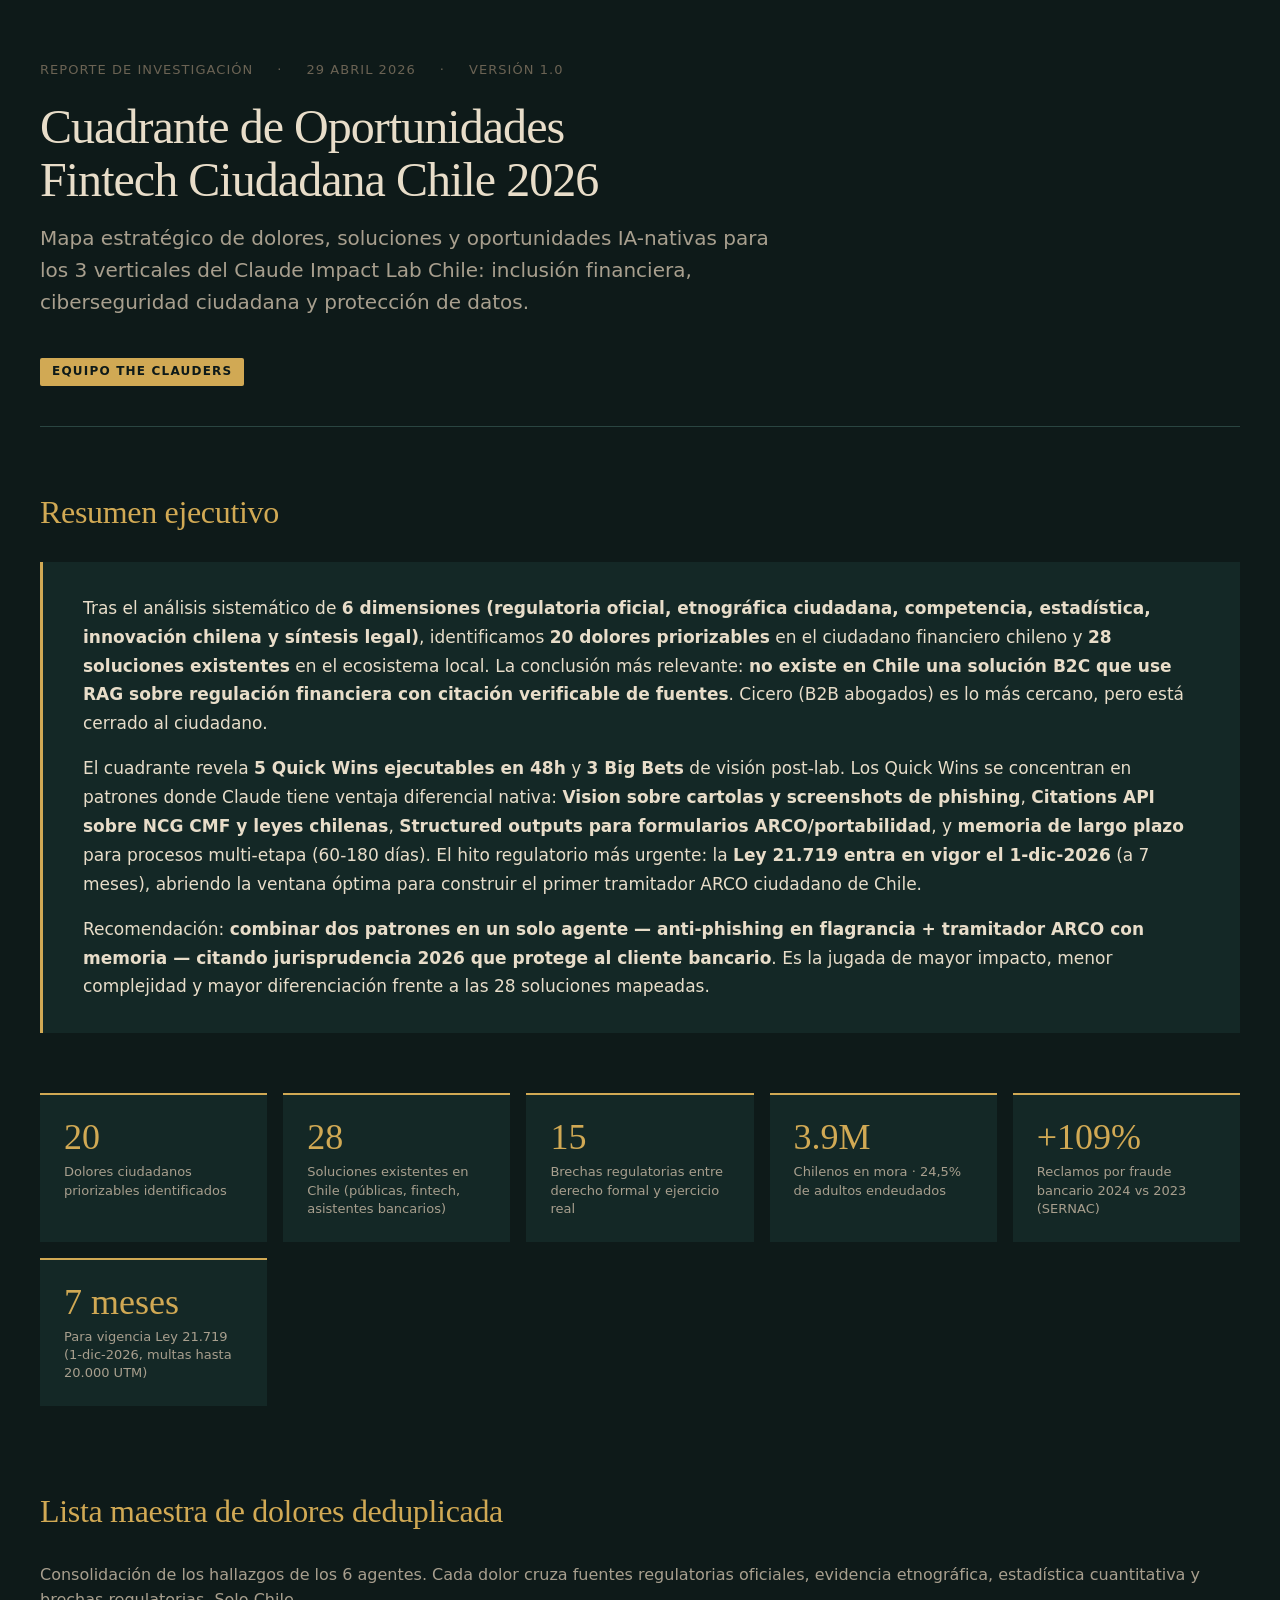
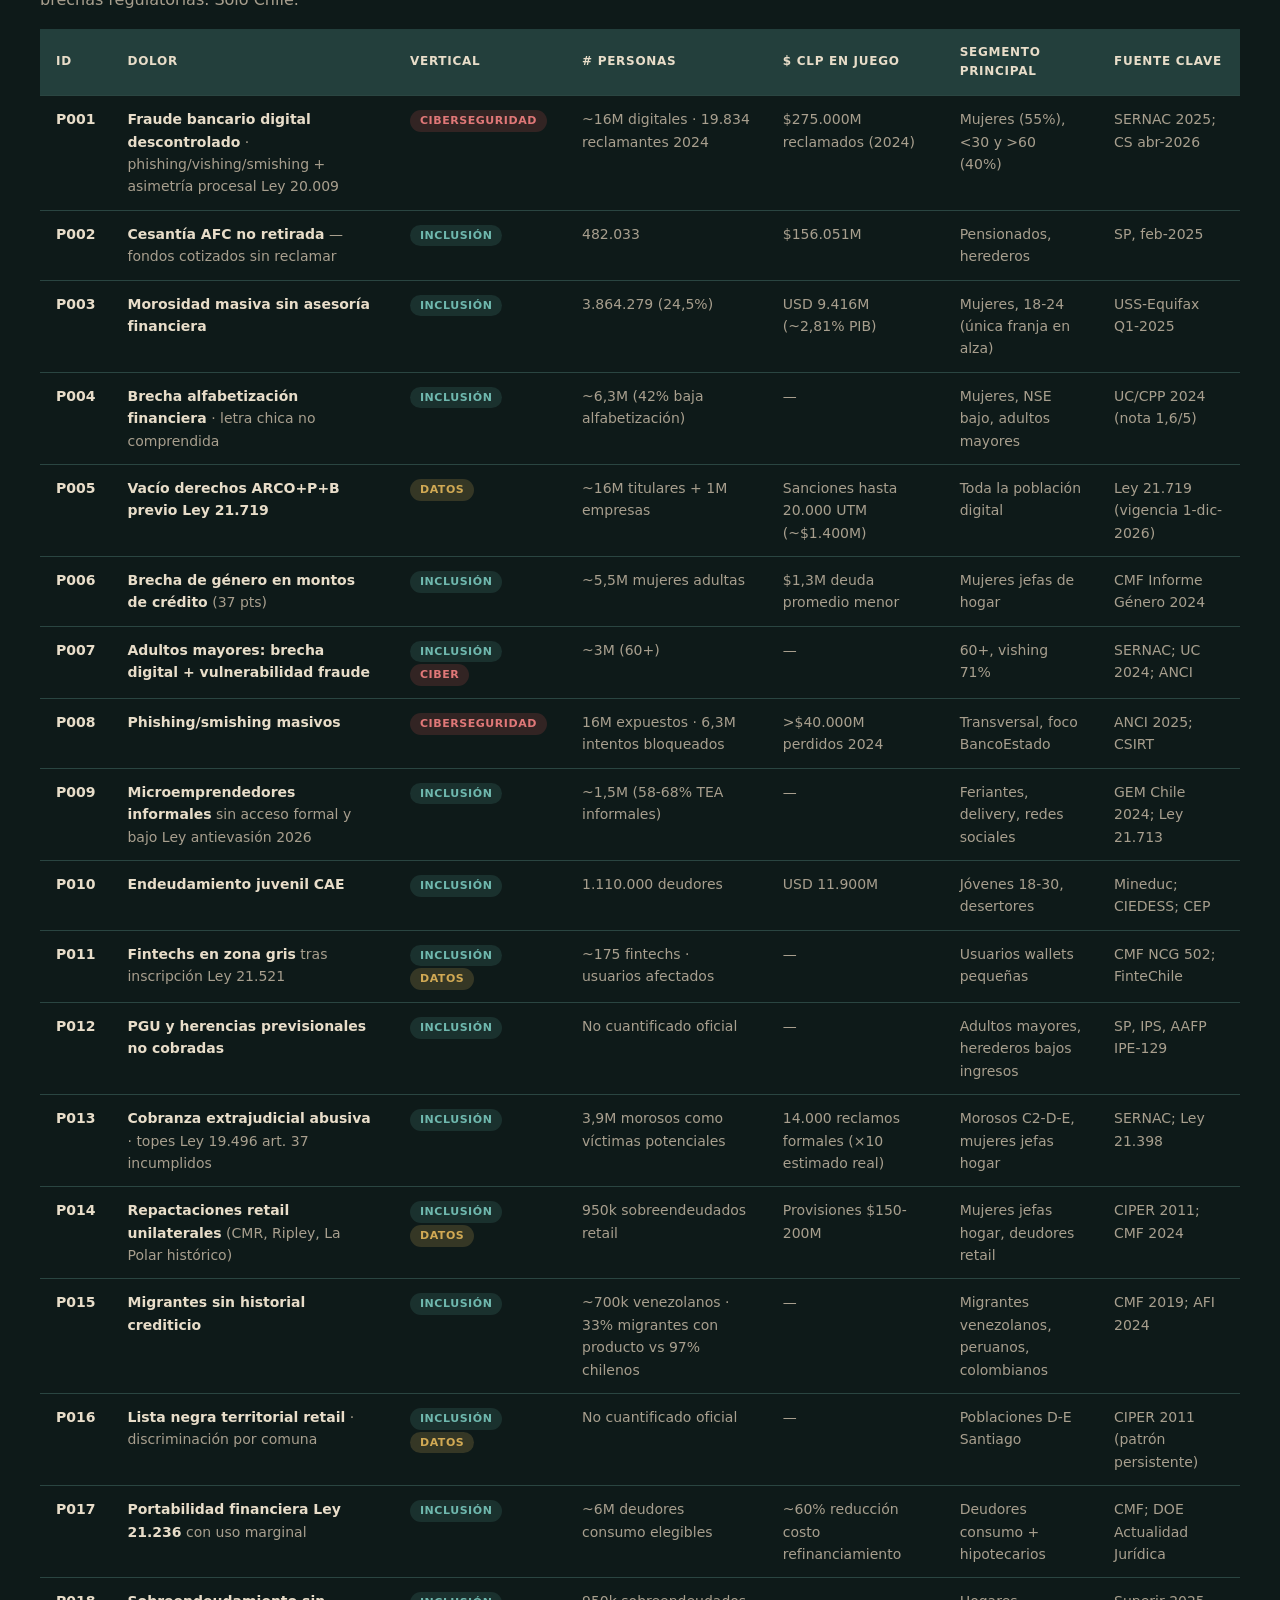
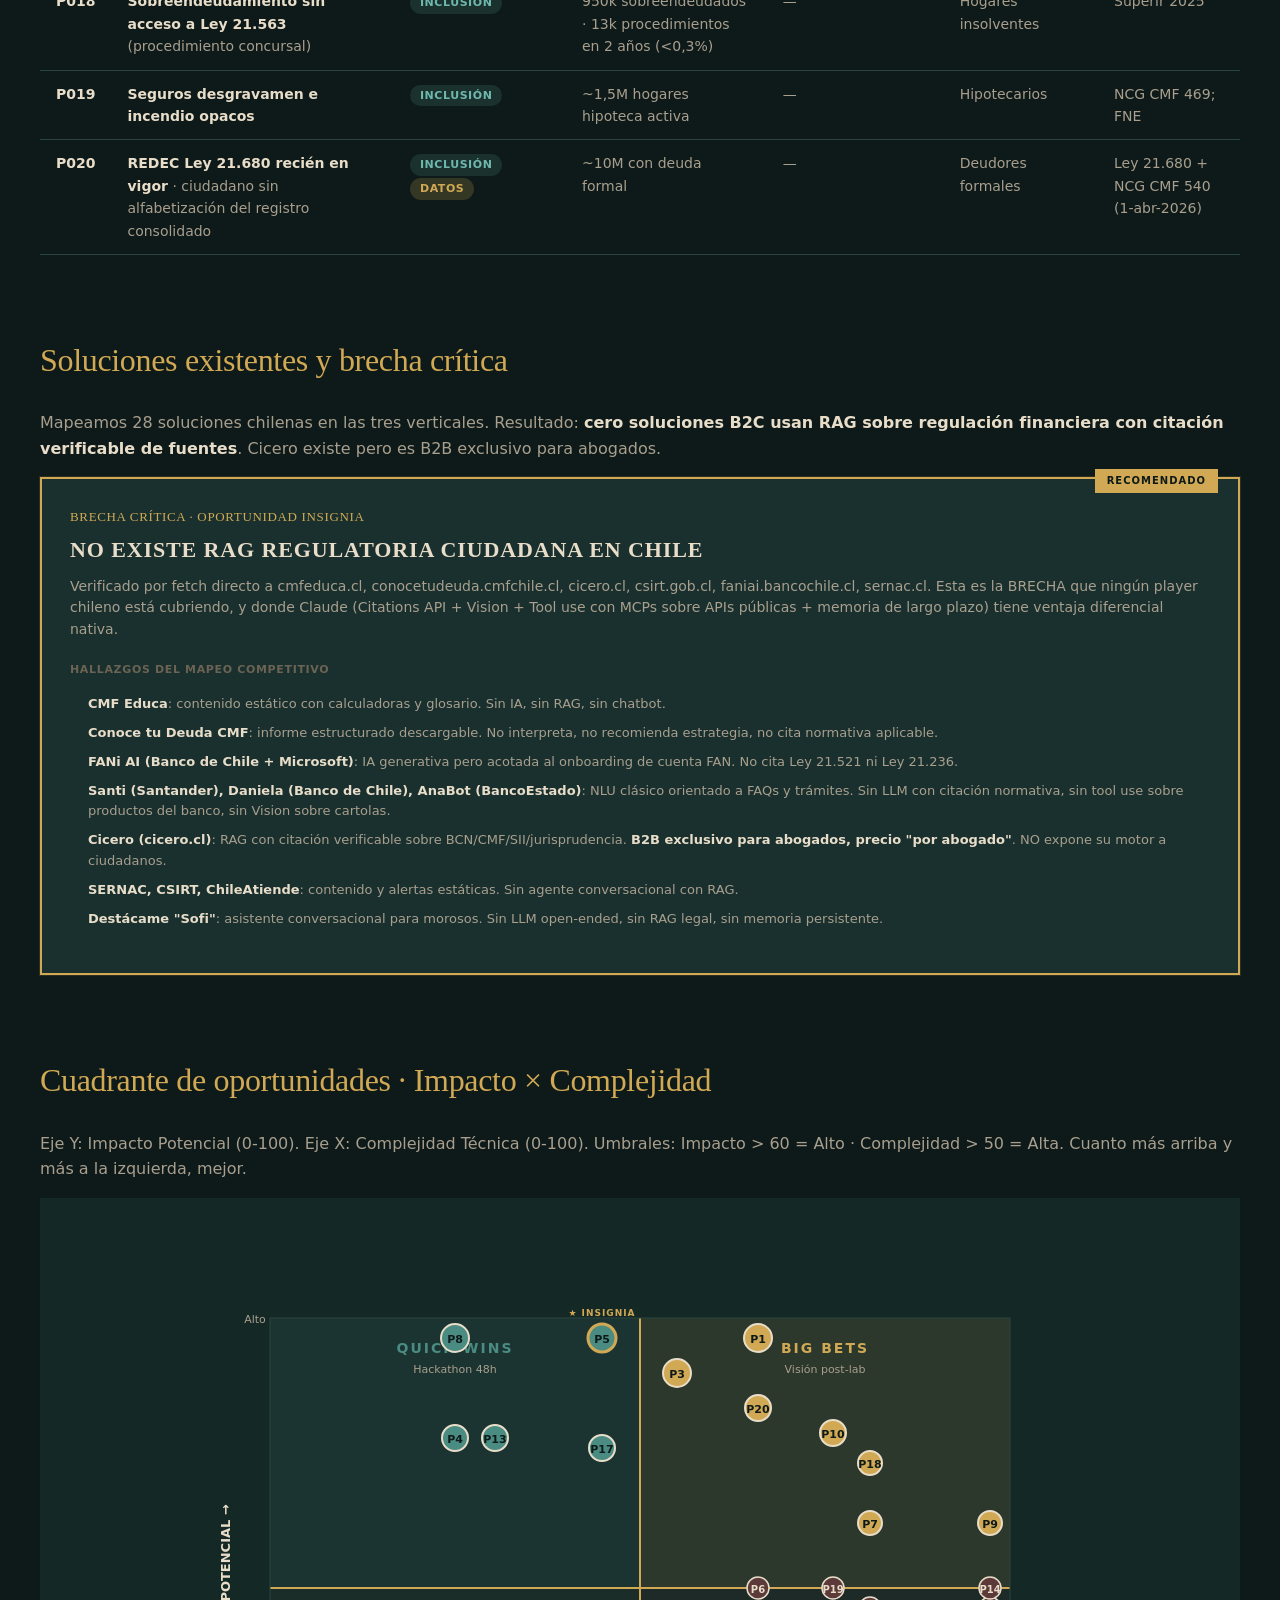
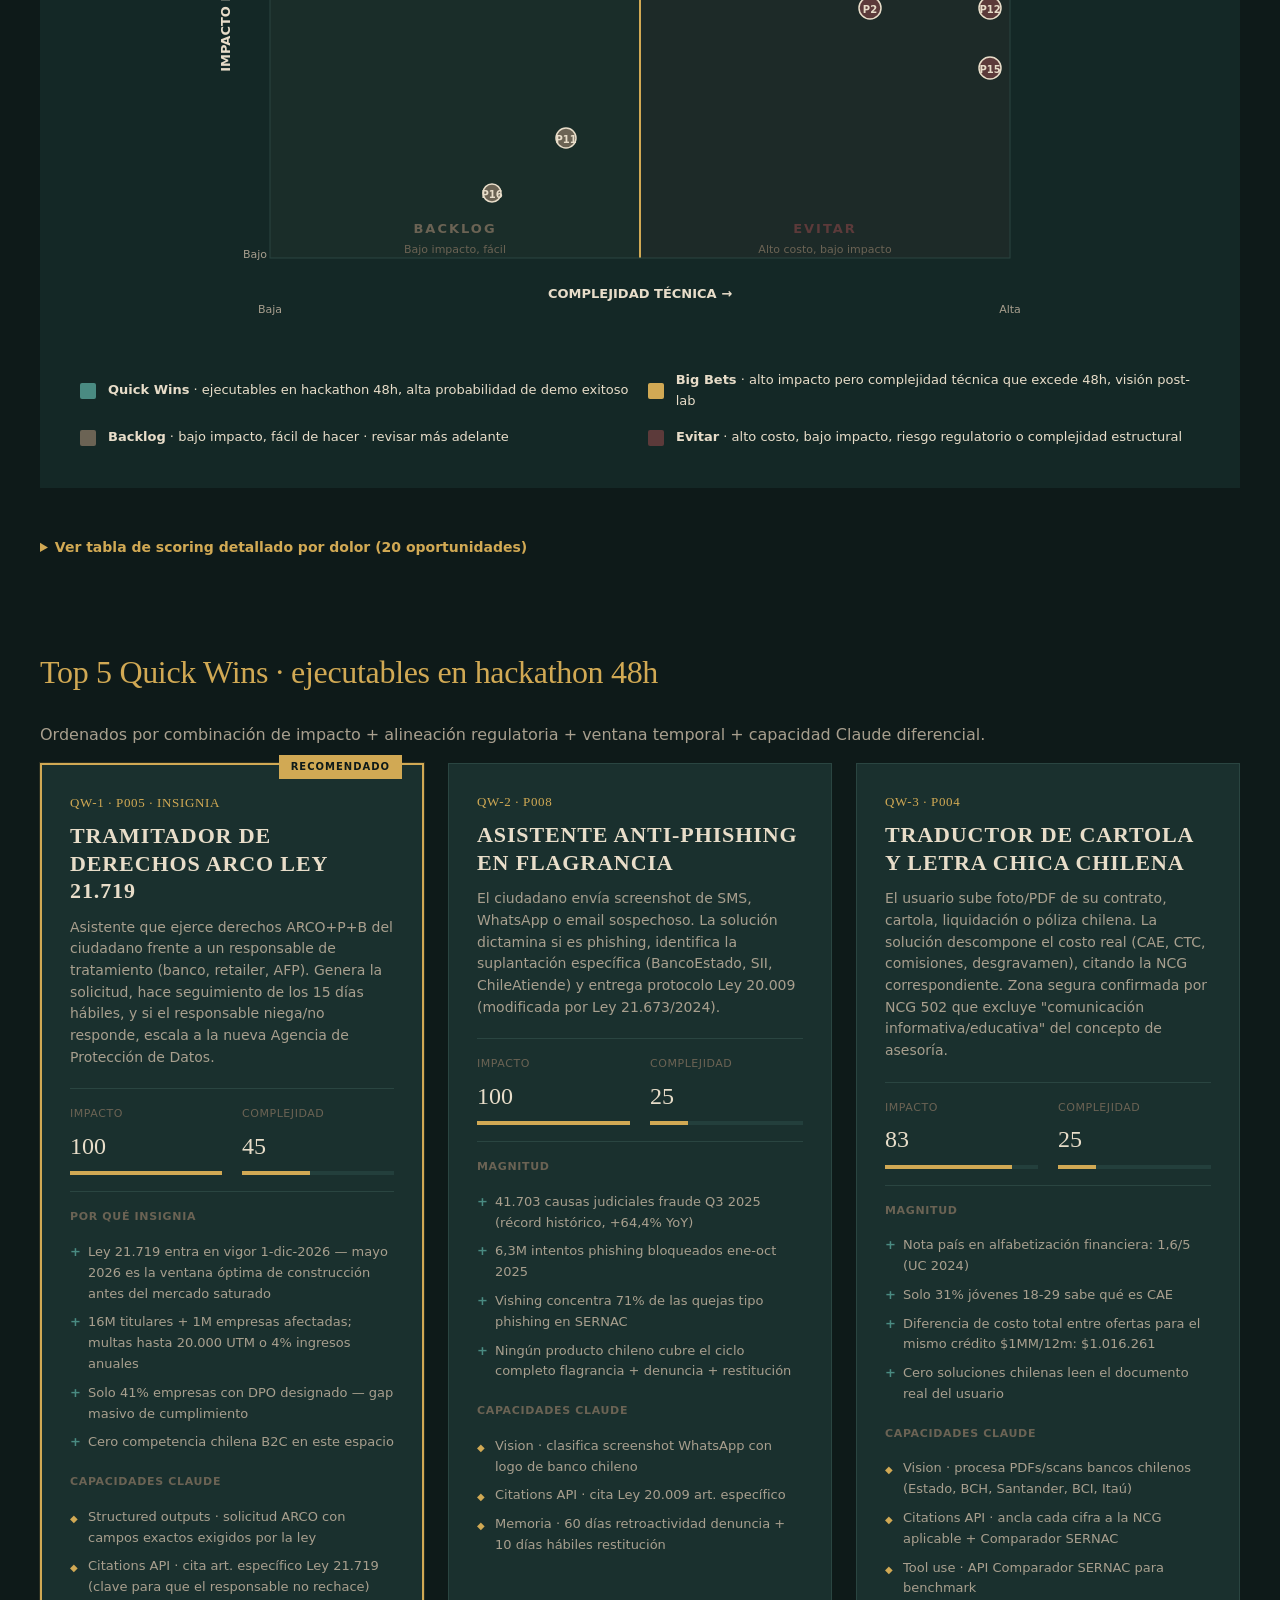
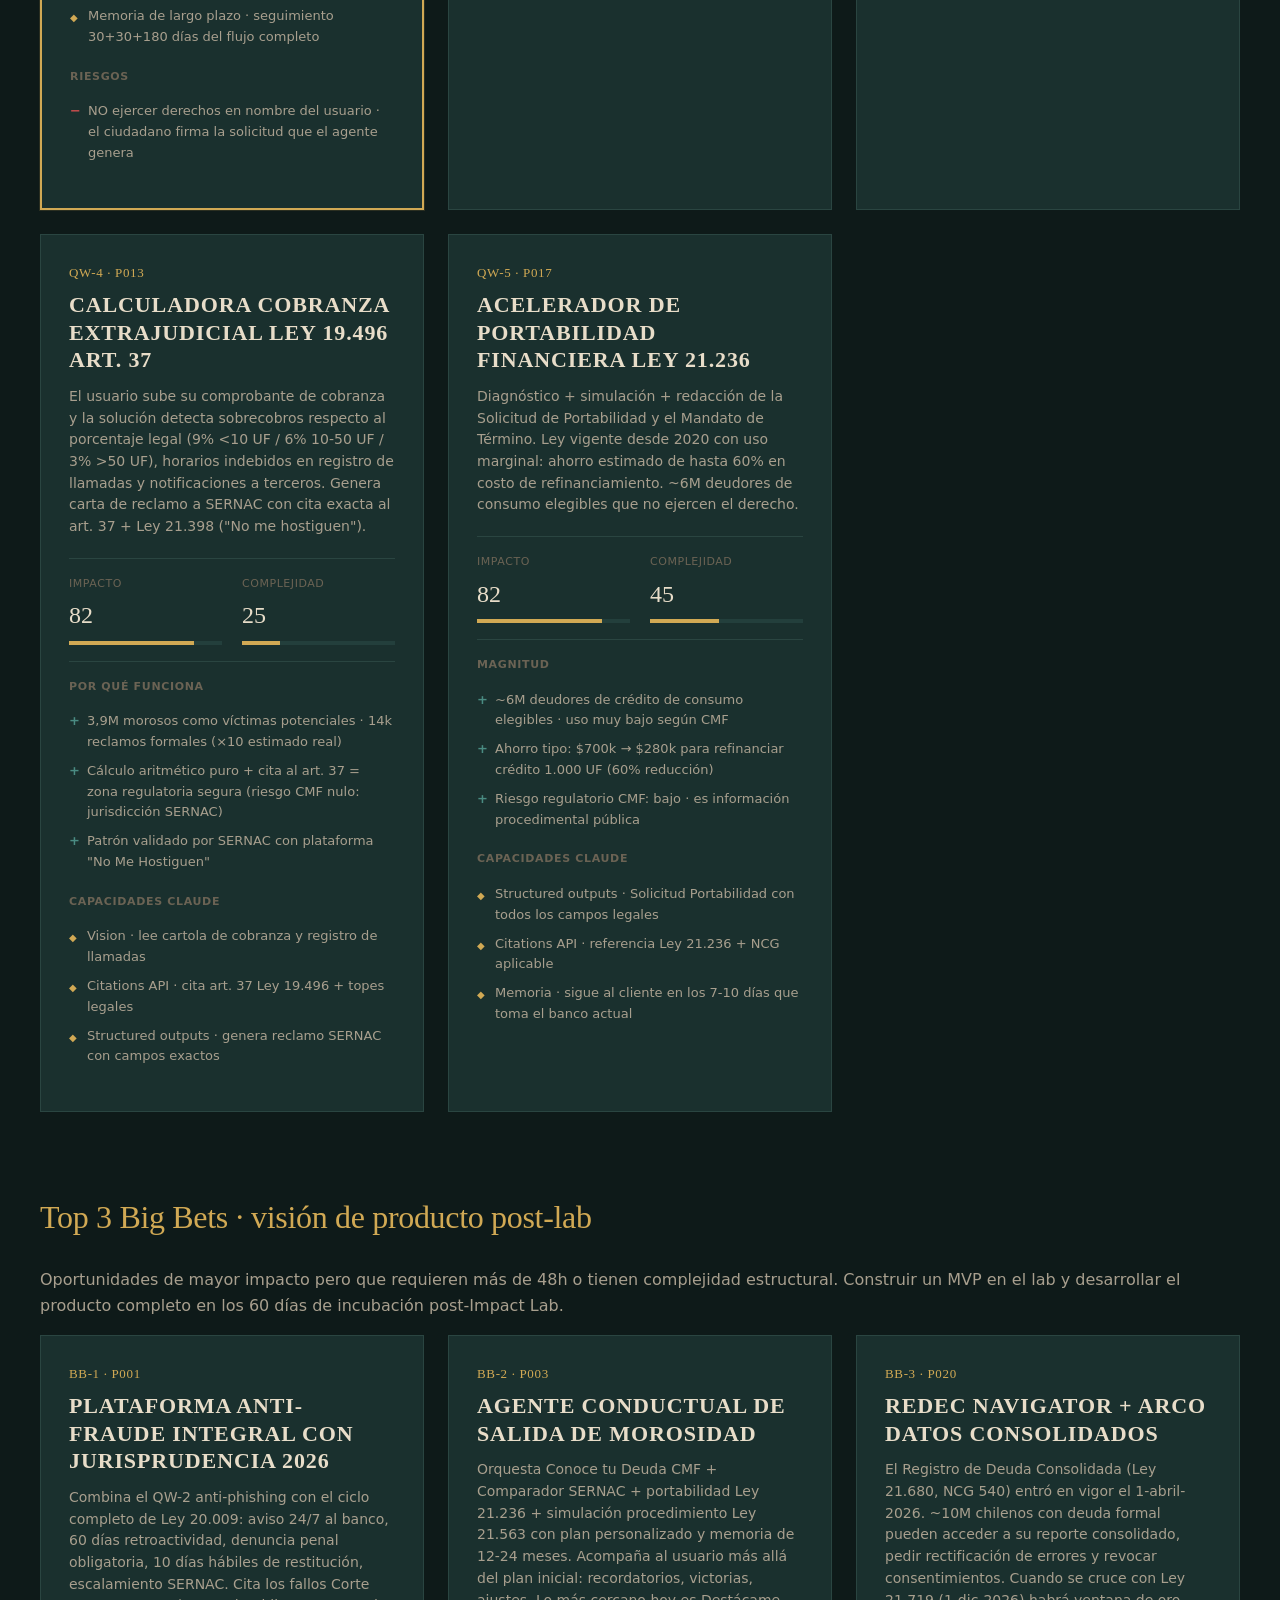
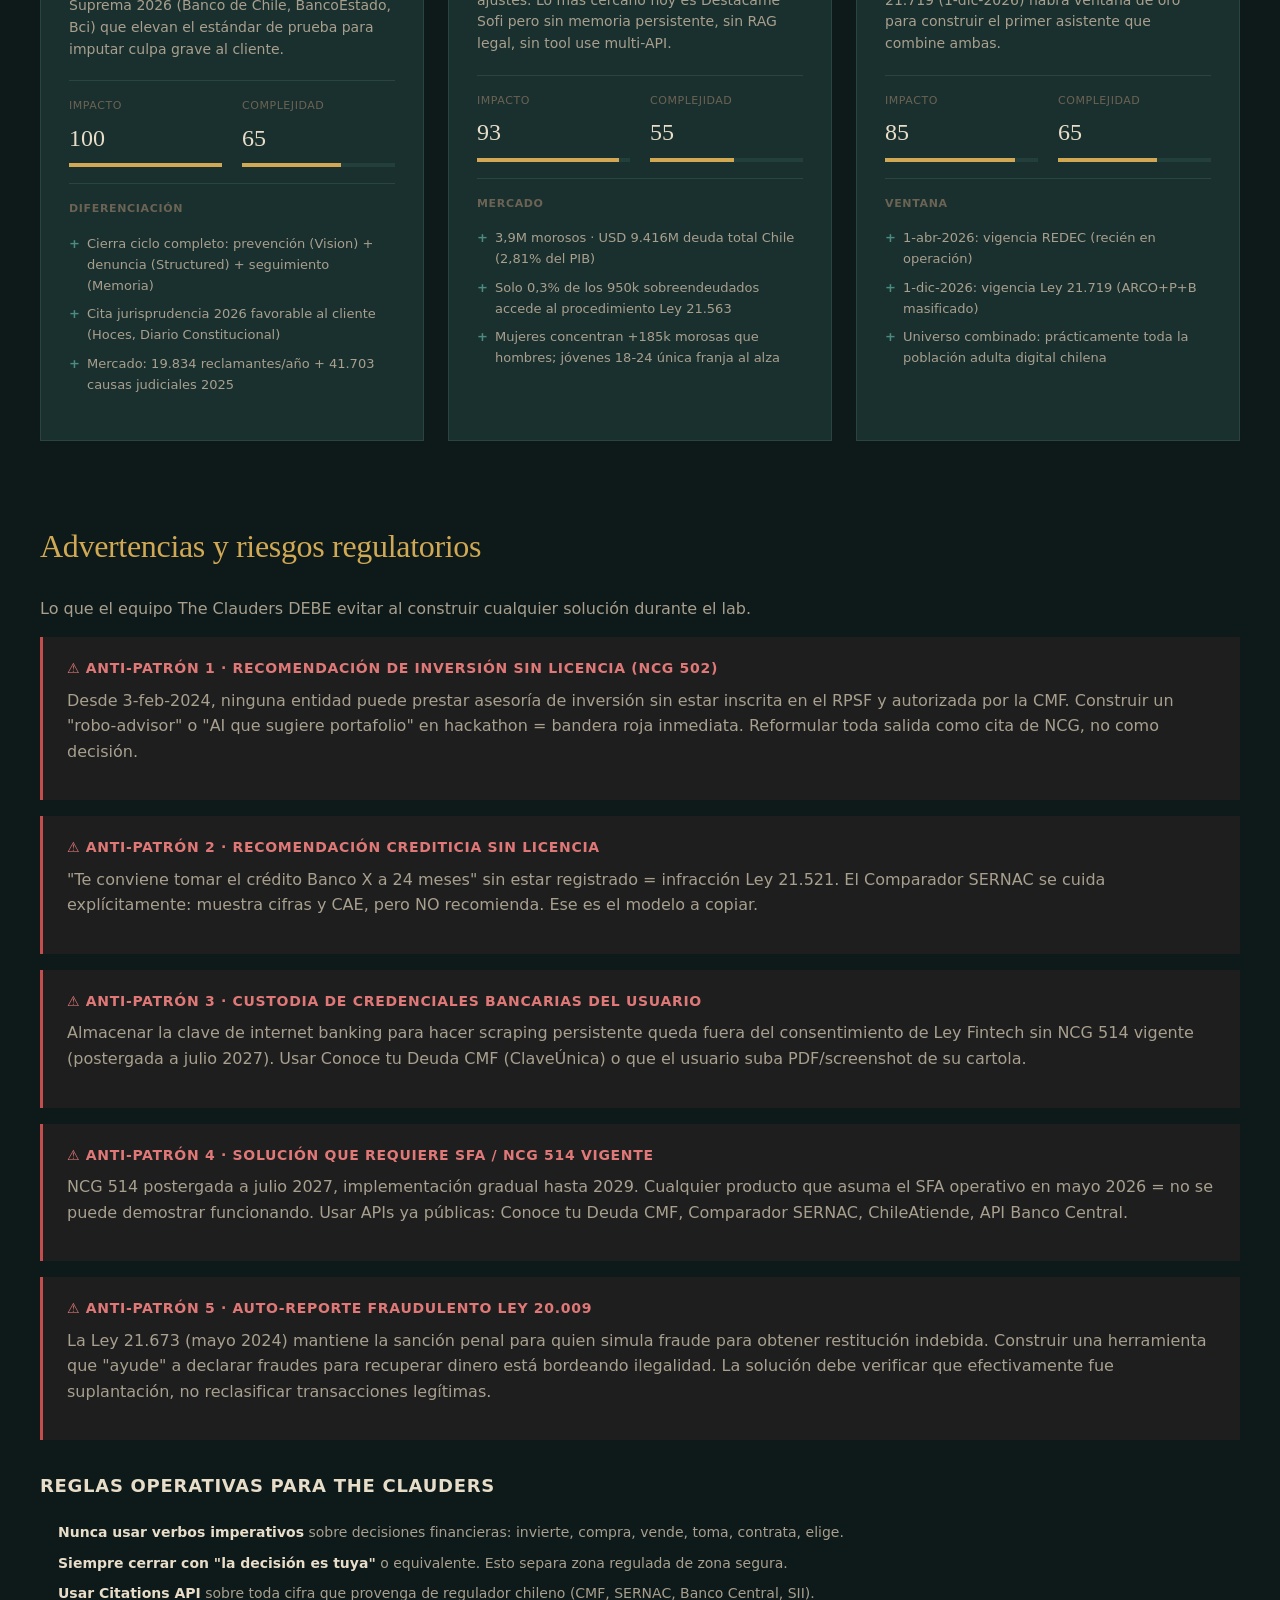
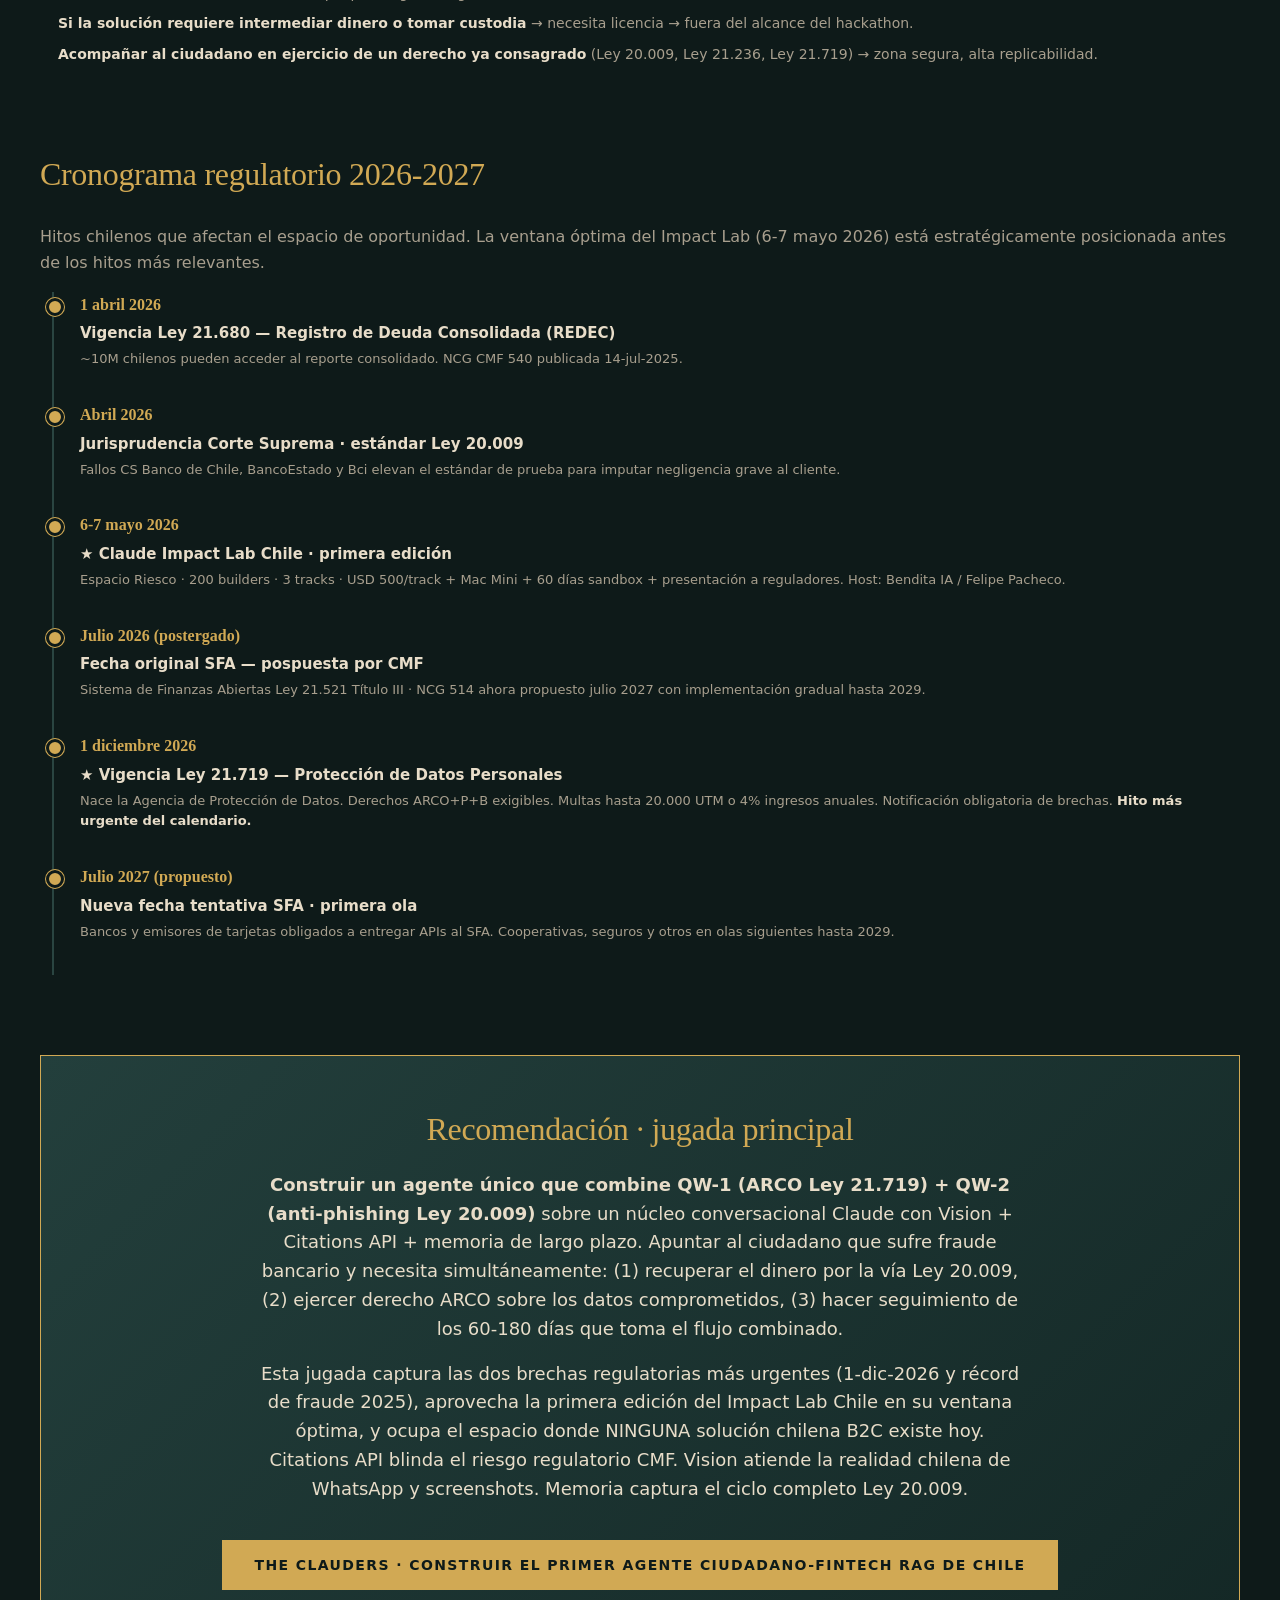
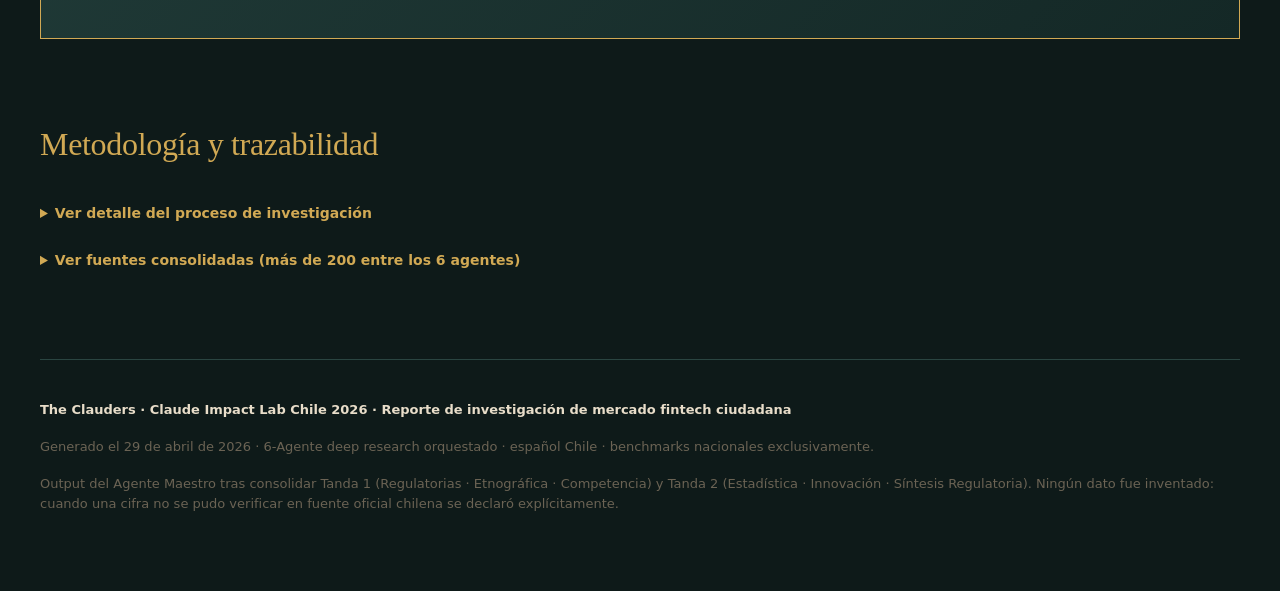
<file: tools/deep-research/outputs/2026-04-29-fintech-cuadrante/cuadrante-oportunidades-fintech-chile.html>
<!DOCTYPE html>
<html lang="es-CL">
<head>
<meta charset="UTF-8">
<meta name="viewport" content="width=device-width, initial-scale=1.0">
<title>Cuadrante de Oportunidades · Impact Lab Fintech Chile 2026 · The Clauders</title>
<style>
  :root {
    --bg: #0E1A19;
    --bg-elev: #142826;
    --bg-card: #1A302E;
    --ink: #E8DDC9;
    --ink-dim: #A89F8E;
    --ink-mute: #6B6354;
    --gold: #D1A954;
    --gold-soft: #B89240;
    --green: #233F3C;
    --green-bright: #4A8B82;
    --red-warn: #C44D4D;
    --quick-wins: #4A8B82;
    --big-bets: #D1A954;
    --backlog: #6B6354;
    --evitar: #5C3A3A;
    --border: #2A4541;
    --serif: 'Georgia', 'Times New Roman', serif;
    --sans: 'Inter', -apple-system, system-ui, 'Segoe UI', sans-serif;
  }

  * { box-sizing: border-box; margin: 0; padding: 0; }

  html { scroll-behavior: smooth; }

  body {
    background: var(--bg);
    color: var(--ink);
    font-family: var(--sans);
    line-height: 1.6;
    font-size: 16px;
    padding: 0;
  }

  .container {
    max-width: 1280px;
    margin: 0 auto;
    padding: 60px 40px;
  }

  /* HEADER */
  .header {
    border-bottom: 1px solid var(--border);
    padding-bottom: 40px;
    margin-bottom: 60px;
  }

  .meta-strip {
    display: flex;
    gap: 24px;
    font-size: 13px;
    color: var(--ink-mute);
    text-transform: uppercase;
    letter-spacing: 0.08em;
    margin-bottom: 20px;
  }

  .meta-strip span::after {
    content: '·';
    margin-left: 24px;
    color: var(--ink-mute);
  }

  .meta-strip span:last-child::after { content: ''; }

  h1 {
    font-family: var(--serif);
    font-size: 48px;
    font-weight: 400;
    line-height: 1.1;
    color: var(--ink);
    margin-bottom: 16px;
    letter-spacing: -0.02em;
  }

  .subtitle {
    font-size: 20px;
    color: var(--ink-dim);
    max-width: 760px;
    font-weight: 300;
  }

  .badge-team {
    display: inline-block;
    background: var(--gold);
    color: var(--bg);
    padding: 4px 12px;
    border-radius: 2px;
    font-size: 12px;
    font-weight: 600;
    text-transform: uppercase;
    letter-spacing: 0.1em;
    margin-top: 24px;
  }

  /* SECTION */
  section {
    margin-bottom: 80px;
  }

  h2 {
    font-family: var(--serif);
    font-size: 32px;
    font-weight: 400;
    color: var(--gold);
    margin-bottom: 24px;
    letter-spacing: -0.01em;
  }

  h3 {
    font-family: var(--sans);
    font-size: 18px;
    font-weight: 600;
    color: var(--ink);
    margin-bottom: 12px;
    text-transform: uppercase;
    letter-spacing: 0.04em;
  }

  h4 {
    font-family: var(--sans);
    font-size: 16px;
    font-weight: 600;
    color: var(--ink);
    margin-bottom: 8px;
  }

  p { margin-bottom: 16px; color: var(--ink-dim); }

  strong { color: var(--ink); font-weight: 600; }

  /* RESUMEN EJECUTIVO */
  .exec-summary {
    background: var(--bg-elev);
    border-left: 3px solid var(--gold);
    padding: 32px 40px;
    margin-bottom: 60px;
  }

  .exec-summary p {
    font-size: 17px;
    line-height: 1.7;
    color: var(--ink);
  }

  .exec-summary p:last-child { margin-bottom: 0; }

  /* KEY STATS GRID */
  .stats-grid {
    display: grid;
    grid-template-columns: repeat(auto-fit, minmax(220px, 1fr));
    gap: 16px;
    margin-bottom: 40px;
  }

  .stat-card {
    background: var(--bg-elev);
    padding: 24px;
    border-top: 2px solid var(--gold);
  }

  .stat-num {
    font-family: var(--serif);
    font-size: 36px;
    color: var(--gold);
    line-height: 1;
    margin-bottom: 8px;
  }

  .stat-label {
    font-size: 13px;
    color: var(--ink-dim);
    line-height: 1.4;
  }

  /* TABLA DOLORES */
  .table-wrap { overflow-x: auto; margin-bottom: 40px; }

  table {
    width: 100%;
    border-collapse: collapse;
    font-size: 14px;
  }

  th {
    background: var(--green);
    color: var(--ink);
    padding: 14px 16px;
    text-align: left;
    font-weight: 600;
    font-size: 12px;
    text-transform: uppercase;
    letter-spacing: 0.06em;
    border-bottom: 1px solid var(--border);
  }

  td {
    padding: 12px 16px;
    border-bottom: 1px solid var(--border);
    color: var(--ink-dim);
    vertical-align: top;
  }

  td strong { color: var(--ink); }

  tr:hover td { background: var(--bg-elev); }

  .vertical-pill {
    display: inline-block;
    padding: 2px 10px;
    border-radius: 12px;
    font-size: 11px;
    font-weight: 600;
    text-transform: uppercase;
    letter-spacing: 0.05em;
  }

  .v-inclusion { background: rgba(74, 139, 130, 0.2); color: #6FB8AE; }
  .v-ciber { background: rgba(196, 77, 77, 0.2); color: #E07878; }
  .v-datos { background: rgba(209, 169, 84, 0.2); color: var(--gold); }

  /* CUADRANTE SVG */
  .quadrant-wrap {
    background: var(--bg-elev);
    padding: 40px;
    margin-bottom: 40px;
  }

  .quadrant-svg {
    width: 100%;
    height: auto;
    max-width: 900px;
    margin: 0 auto;
    display: block;
  }

  .quadrant-legend {
    display: grid;
    grid-template-columns: repeat(2, 1fr);
    gap: 16px;
    margin-top: 32px;
    font-size: 13px;
  }

  .legend-item {
    display: flex;
    align-items: center;
    gap: 12px;
  }

  .legend-swatch {
    width: 16px;
    height: 16px;
    border-radius: 2px;
  }

  /* CARDS QUICK WINS / BIG BETS */
  .opp-grid {
    display: grid;
    grid-template-columns: repeat(auto-fit, minmax(360px, 1fr));
    gap: 24px;
    margin-bottom: 40px;
  }

  .opp-card {
    background: var(--bg-card);
    padding: 28px;
    border: 1px solid var(--border);
    position: relative;
    transition: border-color 0.2s;
  }

  .opp-card:hover { border-color: var(--gold); }

  .opp-card.recommended {
    border: 2px solid var(--gold);
    box-shadow: 0 0 0 1px rgba(209, 169, 84, 0.15);
  }

  .opp-card.recommended::before {
    content: 'RECOMENDADO';
    position: absolute;
    top: -10px;
    right: 20px;
    background: var(--gold);
    color: var(--bg);
    padding: 4px 12px;
    font-size: 10px;
    font-weight: 700;
    letter-spacing: 0.1em;
  }

  .opp-id {
    font-family: var(--serif);
    font-size: 13px;
    color: var(--gold);
    margin-bottom: 8px;
    letter-spacing: 0.05em;
  }

  .opp-title {
    font-family: var(--serif);
    font-size: 22px;
    color: var(--ink);
    margin-bottom: 12px;
    line-height: 1.25;
  }

  .opp-pitch {
    font-size: 14px;
    color: var(--ink-dim);
    margin-bottom: 20px;
    line-height: 1.55;
  }

  .opp-scores {
    display: flex;
    gap: 20px;
    padding: 16px 0;
    border-top: 1px solid var(--border);
    border-bottom: 1px solid var(--border);
    margin: 16px 0;
  }

  .score-block { flex: 1; }
  .score-label {
    font-size: 11px;
    color: var(--ink-mute);
    text-transform: uppercase;
    letter-spacing: 0.05em;
    margin-bottom: 4px;
  }
  .score-val {
    font-family: var(--serif);
    font-size: 24px;
    color: var(--ink);
  }

  .score-bar {
    width: 100%;
    height: 4px;
    background: var(--green);
    margin-top: 6px;
    overflow: hidden;
  }

  .score-fill {
    height: 100%;
    background: var(--gold);
  }

  .opp-list {
    list-style: none;
    margin: 12px 0;
    font-size: 13px;
  }

  .opp-list li {
    padding: 4px 0 4px 18px;
    color: var(--ink-dim);
    position: relative;
  }

  .opp-list.pros li::before { content: '+'; color: var(--green-bright); position: absolute; left: 0; font-weight: 700; }
  .opp-list.cons li::before { content: '−'; color: var(--red-warn); position: absolute; left: 0; font-weight: 700; }
  .opp-list.tools li::before { content: '◆'; color: var(--gold); position: absolute; left: 0; font-size: 10px; top: 8px; }

  .opp-section-label {
    font-size: 11px;
    color: var(--ink-mute);
    text-transform: uppercase;
    letter-spacing: 0.06em;
    margin: 16px 0 4px 0;
    font-weight: 600;
  }

  /* WARNINGS */
  .warning-card {
    background: rgba(196, 77, 77, 0.08);
    border-left: 3px solid var(--red-warn);
    padding: 20px 24px;
    margin-bottom: 16px;
  }

  .warning-card h4 {
    color: #E07878;
    font-size: 14px;
    text-transform: uppercase;
    letter-spacing: 0.05em;
    margin-bottom: 8px;
  }

  /* CRONOGRAMA */
  .timeline {
    position: relative;
    padding-left: 40px;
    margin-bottom: 40px;
  }

  .timeline::before {
    content: '';
    position: absolute;
    left: 12px;
    top: 0;
    bottom: 0;
    width: 2px;
    background: var(--border);
  }

  .timeline-item {
    position: relative;
    padding-bottom: 32px;
  }

  .timeline-item::before {
    content: '';
    position: absolute;
    left: -34px;
    top: 6px;
    width: 12px;
    height: 12px;
    border-radius: 50%;
    background: var(--gold);
    border: 3px solid var(--bg);
    box-shadow: 0 0 0 1px var(--gold);
  }

  .timeline-date {
    font-family: var(--serif);
    font-size: 16px;
    color: var(--gold);
    margin-bottom: 4px;
    font-weight: 600;
  }

  .timeline-title {
    font-size: 15px;
    color: var(--ink);
    margin-bottom: 4px;
    font-weight: 600;
  }

  .timeline-desc {
    font-size: 13px;
    color: var(--ink-dim);
  }

  /* RECOMMENDATION */
  .recommendation {
    background: linear-gradient(135deg, var(--green) 0%, var(--bg-elev) 100%);
    padding: 48px;
    border: 1px solid var(--gold);
    margin-top: 60px;
    text-align: center;
  }

  .recommendation h2 {
    color: var(--gold);
    margin-bottom: 16px;
  }

  .recommendation p {
    font-size: 18px;
    color: var(--ink);
    max-width: 760px;
    margin: 0 auto 16px auto;
    line-height: 1.6;
  }

  .recommendation .cta {
    display: inline-block;
    background: var(--gold);
    color: var(--bg);
    padding: 14px 32px;
    text-decoration: none;
    font-weight: 700;
    text-transform: uppercase;
    letter-spacing: 0.1em;
    font-size: 14px;
    margin-top: 20px;
  }

  /* FOOTER */
  footer {
    border-top: 1px solid var(--border);
    padding-top: 40px;
    margin-top: 80px;
    color: var(--ink-mute);
    font-size: 13px;
  }

  footer p { color: var(--ink-mute); }

  details { margin-bottom: 8px; }
  details summary {
    cursor: pointer;
    color: var(--gold);
    padding: 8px 0;
    font-weight: 600;
    font-size: 14px;
  }

  /* RESPONSIVE */
  @media (max-width: 768px) {
    .container { padding: 32px 20px; }
    h1 { font-size: 32px; }
    h2 { font-size: 24px; }
    .opp-grid { grid-template-columns: 1fr; }
    .quadrant-legend { grid-template-columns: 1fr; }
    .meta-strip { flex-direction: column; gap: 4px; }
    .meta-strip span::after { content: ''; }
  }

  @media print {
    body { background: white; color: black; }
    .container { padding: 0; }
  }
</style>
</head>
<body>
<div class="container">

  <!-- HEADER -->
  <header class="header">
    <div class="meta-strip">
      <span>Reporte de Investigación</span>
      <span>29 abril 2026</span>
      <span>Versión 1.0</span>
    </div>
    <h1>Cuadrante de Oportunidades<br>Fintech Ciudadana Chile 2026</h1>
    <p class="subtitle">Mapa estratégico de dolores, soluciones y oportunidades IA-nativas para los 3 verticales del Claude Impact Lab Chile: inclusión financiera, ciberseguridad ciudadana y protección de datos.</p>
    <span class="badge-team">Equipo The Clauders</span>
  </header>

  <!-- RESUMEN EJECUTIVO -->
  <section>
    <h2>Resumen ejecutivo</h2>
    <div class="exec-summary">
      <p>Tras el análisis sistemático de <strong>6 dimensiones (regulatoria oficial, etnográfica ciudadana, competencia, estadística, innovación chilena y síntesis legal)</strong>, identificamos <strong>20 dolores priorizables</strong> en el ciudadano financiero chileno y <strong>28 soluciones existentes</strong> en el ecosistema local. La conclusión más relevante: <strong>no existe en Chile una solución B2C que use RAG sobre regulación financiera con citación verificable de fuentes</strong>. Cicero (B2B abogados) es lo más cercano, pero está cerrado al ciudadano.</p>
      <p>El cuadrante revela <strong>5 Quick Wins ejecutables en 48h</strong> y <strong>3 Big Bets</strong> de visión post-lab. Los Quick Wins se concentran en patrones donde Claude tiene ventaja diferencial nativa: <strong>Vision sobre cartolas y screenshots de phishing</strong>, <strong>Citations API sobre NCG CMF y leyes chilenas</strong>, <strong>Structured outputs para formularios ARCO/portabilidad</strong>, y <strong>memoria de largo plazo</strong> para procesos multi-etapa (60-180 días). El hito regulatorio más urgente: la <strong>Ley 21.719 entra en vigor el 1-dic-2026</strong> (a 7 meses), abriendo la ventana óptima para construir el primer tramitador ARCO ciudadano de Chile.</p>
      <p>Recomendación: <strong>combinar dos patrones en un solo agente — anti-phishing en flagrancia + tramitador ARCO con memoria — citando jurisprudencia 2026 que protege al cliente bancario</strong>. Es la jugada de mayor impacto, menor complejidad y mayor diferenciación frente a las 28 soluciones mapeadas.</p>
    </div>

    <div class="stats-grid">
      <div class="stat-card">
        <div class="stat-num">20</div>
        <div class="stat-label">Dolores ciudadanos priorizables identificados</div>
      </div>
      <div class="stat-card">
        <div class="stat-num">28</div>
        <div class="stat-label">Soluciones existentes en Chile (públicas, fintech, asistentes bancarios)</div>
      </div>
      <div class="stat-card">
        <div class="stat-num">15</div>
        <div class="stat-label">Brechas regulatorias entre derecho formal y ejercicio real</div>
      </div>
      <div class="stat-card">
        <div class="stat-num">3.9M</div>
        <div class="stat-label">Chilenos en mora · 24,5% de adultos endeudados</div>
      </div>
      <div class="stat-card">
        <div class="stat-num">+109%</div>
        <div class="stat-label">Reclamos por fraude bancario 2024 vs 2023 (SERNAC)</div>
      </div>
      <div class="stat-card">
        <div class="stat-num">7 meses</div>
        <div class="stat-label">Para vigencia Ley 21.719 (1-dic-2026, multas hasta 20.000 UTM)</div>
      </div>
    </div>
  </section>

  <!-- LISTA MAESTRA DE DOLORES -->
  <section>
    <h2>Lista maestra de dolores deduplicada</h2>
    <p>Consolidación de los hallazgos de los 6 agentes. Cada dolor cruza fuentes regulatorias oficiales, evidencia etnográfica, estadística cuantitativa y brechas regulatorias. Solo Chile.</p>

    <div class="table-wrap">
      <table>
        <thead>
          <tr>
            <th>ID</th>
            <th>Dolor</th>
            <th>Vertical</th>
            <th># Personas</th>
            <th>$ CLP en juego</th>
            <th>Segmento principal</th>
            <th>Fuente clave</th>
          </tr>
        </thead>
        <tbody>
          <tr>
            <td><strong>P001</strong></td>
            <td><strong>Fraude bancario digital descontrolado</strong> · phishing/vishing/smishing + asimetría procesal Ley 20.009</td>
            <td><span class="vertical-pill v-ciber">Ciberseguridad</span></td>
            <td>~16M digitales · 19.834 reclamantes 2024</td>
            <td>$275.000M reclamados (2024)</td>
            <td>Mujeres (55%), &lt;30 y &gt;60 (40%)</td>
            <td>SERNAC 2025; CS abr-2026</td>
          </tr>
          <tr>
            <td><strong>P002</strong></td>
            <td><strong>Cesantía AFC no retirada</strong> — fondos cotizados sin reclamar</td>
            <td><span class="vertical-pill v-inclusion">Inclusión</span></td>
            <td>482.033</td>
            <td>$156.051M</td>
            <td>Pensionados, herederos</td>
            <td>SP, feb-2025</td>
          </tr>
          <tr>
            <td><strong>P003</strong></td>
            <td><strong>Morosidad masiva sin asesoría financiera</strong></td>
            <td><span class="vertical-pill v-inclusion">Inclusión</span></td>
            <td>3.864.279 (24,5%)</td>
            <td>USD 9.416M (~2,81% PIB)</td>
            <td>Mujeres, 18-24 (única franja en alza)</td>
            <td>USS-Equifax Q1-2025</td>
          </tr>
          <tr>
            <td><strong>P004</strong></td>
            <td><strong>Brecha alfabetización financiera</strong> · letra chica no comprendida</td>
            <td><span class="vertical-pill v-inclusion">Inclusión</span></td>
            <td>~6,3M (42% baja alfabetización)</td>
            <td>—</td>
            <td>Mujeres, NSE bajo, adultos mayores</td>
            <td>UC/CPP 2024 (nota 1,6/5)</td>
          </tr>
          <tr>
            <td><strong>P005</strong></td>
            <td><strong>Vacío derechos ARCO+P+B previo Ley 21.719</strong></td>
            <td><span class="vertical-pill v-datos">Datos</span></td>
            <td>~16M titulares + 1M empresas</td>
            <td>Sanciones hasta 20.000 UTM (~$1.400M)</td>
            <td>Toda la población digital</td>
            <td>Ley 21.719 (vigencia 1-dic-2026)</td>
          </tr>
          <tr>
            <td><strong>P006</strong></td>
            <td><strong>Brecha de género en montos de crédito</strong> (37 pts)</td>
            <td><span class="vertical-pill v-inclusion">Inclusión</span></td>
            <td>~5,5M mujeres adultas</td>
            <td>$1,3M deuda promedio menor</td>
            <td>Mujeres jefas de hogar</td>
            <td>CMF Informe Género 2024</td>
          </tr>
          <tr>
            <td><strong>P007</strong></td>
            <td><strong>Adultos mayores: brecha digital + vulnerabilidad fraude</strong></td>
            <td><span class="vertical-pill v-inclusion">Inclusión</span> <span class="vertical-pill v-ciber">Ciber</span></td>
            <td>~3M (60+)</td>
            <td>—</td>
            <td>60+, vishing 71%</td>
            <td>SERNAC; UC 2024; ANCI</td>
          </tr>
          <tr>
            <td><strong>P008</strong></td>
            <td><strong>Phishing/smishing masivos</strong></td>
            <td><span class="vertical-pill v-ciber">Ciberseguridad</span></td>
            <td>16M expuestos · 6,3M intentos bloqueados</td>
            <td>&gt;$40.000M perdidos 2024</td>
            <td>Transversal, foco BancoEstado</td>
            <td>ANCI 2025; CSIRT</td>
          </tr>
          <tr>
            <td><strong>P009</strong></td>
            <td><strong>Microemprendedores informales</strong> sin acceso formal y bajo Ley antievasión 2026</td>
            <td><span class="vertical-pill v-inclusion">Inclusión</span></td>
            <td>~1,5M (58-68% TEA informales)</td>
            <td>—</td>
            <td>Feriantes, delivery, redes sociales</td>
            <td>GEM Chile 2024; Ley 21.713</td>
          </tr>
          <tr>
            <td><strong>P010</strong></td>
            <td><strong>Endeudamiento juvenil CAE</strong></td>
            <td><span class="vertical-pill v-inclusion">Inclusión</span></td>
            <td>1.110.000 deudores</td>
            <td>USD 11.900M</td>
            <td>Jóvenes 18-30, desertores</td>
            <td>Mineduc; CIEDESS; CEP</td>
          </tr>
          <tr>
            <td><strong>P011</strong></td>
            <td><strong>Fintechs en zona gris</strong> tras inscripción Ley 21.521</td>
            <td><span class="vertical-pill v-inclusion">Inclusión</span> <span class="vertical-pill v-datos">Datos</span></td>
            <td>~175 fintechs · usuarios afectados</td>
            <td>—</td>
            <td>Usuarios wallets pequeñas</td>
            <td>CMF NCG 502; FinteChile</td>
          </tr>
          <tr>
            <td><strong>P012</strong></td>
            <td><strong>PGU y herencias previsionales no cobradas</strong></td>
            <td><span class="vertical-pill v-inclusion">Inclusión</span></td>
            <td>No cuantificado oficial</td>
            <td>—</td>
            <td>Adultos mayores, herederos bajos ingresos</td>
            <td>SP, IPS, AAFP IPE-129</td>
          </tr>
          <tr>
            <td><strong>P013</strong></td>
            <td><strong>Cobranza extrajudicial abusiva</strong> · topes Ley 19.496 art. 37 incumplidos</td>
            <td><span class="vertical-pill v-inclusion">Inclusión</span></td>
            <td>3,9M morosos como víctimas potenciales</td>
            <td>14.000 reclamos formales (×10 estimado real)</td>
            <td>Morosos C2-D-E, mujeres jefas hogar</td>
            <td>SERNAC; Ley 21.398</td>
          </tr>
          <tr>
            <td><strong>P014</strong></td>
            <td><strong>Repactaciones retail unilaterales</strong> (CMR, Ripley, La Polar histórico)</td>
            <td><span class="vertical-pill v-inclusion">Inclusión</span> <span class="vertical-pill v-datos">Datos</span></td>
            <td>950k sobreendeudados retail</td>
            <td>Provisiones $150-200M</td>
            <td>Mujeres jefas hogar, deudores retail</td>
            <td>CIPER 2011; CMF 2024</td>
          </tr>
          <tr>
            <td><strong>P015</strong></td>
            <td><strong>Migrantes sin historial crediticio</strong></td>
            <td><span class="vertical-pill v-inclusion">Inclusión</span></td>
            <td>~700k venezolanos · 33% migrantes con producto vs 97% chilenos</td>
            <td>—</td>
            <td>Migrantes venezolanos, peruanos, colombianos</td>
            <td>CMF 2019; AFI 2024</td>
          </tr>
          <tr>
            <td><strong>P016</strong></td>
            <td><strong>Lista negra territorial retail</strong> · discriminación por comuna</td>
            <td><span class="vertical-pill v-inclusion">Inclusión</span> <span class="vertical-pill v-datos">Datos</span></td>
            <td>No cuantificado oficial</td>
            <td>—</td>
            <td>Poblaciones D-E Santiago</td>
            <td>CIPER 2011 (patrón persistente)</td>
          </tr>
          <tr>
            <td><strong>P017</strong></td>
            <td><strong>Portabilidad financiera Ley 21.236</strong> con uso marginal</td>
            <td><span class="vertical-pill v-inclusion">Inclusión</span></td>
            <td>~6M deudores consumo elegibles</td>
            <td>~60% reducción costo refinanciamiento</td>
            <td>Deudores consumo + hipotecarios</td>
            <td>CMF; DOE Actualidad Jurídica</td>
          </tr>
          <tr>
            <td><strong>P018</strong></td>
            <td><strong>Sobreendeudamiento sin acceso a Ley 21.563</strong> (procedimiento concursal)</td>
            <td><span class="vertical-pill v-inclusion">Inclusión</span></td>
            <td>950k sobreendeudados · 13k procedimientos en 2 años (&lt;0,3%)</td>
            <td>—</td>
            <td>Hogares insolventes</td>
            <td>Superir 2025</td>
          </tr>
          <tr>
            <td><strong>P019</strong></td>
            <td><strong>Seguros desgravamen e incendio opacos</strong></td>
            <td><span class="vertical-pill v-inclusion">Inclusión</span></td>
            <td>~1,5M hogares hipoteca activa</td>
            <td>—</td>
            <td>Hipotecarios</td>
            <td>NCG CMF 469; FNE</td>
          </tr>
          <tr>
            <td><strong>P020</strong></td>
            <td><strong>REDEC Ley 21.680 recién en vigor</strong> · ciudadano sin alfabetización del registro consolidado</td>
            <td><span class="vertical-pill v-inclusion">Inclusión</span> <span class="vertical-pill v-datos">Datos</span></td>
            <td>~10M con deuda formal</td>
            <td>—</td>
            <td>Deudores formales</td>
            <td>Ley 21.680 + NCG CMF 540 (1-abr-2026)</td>
          </tr>
        </tbody>
      </table>
    </div>
  </section>

  <!-- BRECHA CRÍTICA / SOLUCIONES EXISTENTES -->
  <section>
    <h2>Soluciones existentes y brecha crítica</h2>
    <p>Mapeamos 28 soluciones chilenas en las tres verticales. Resultado: <strong>cero soluciones B2C usan RAG sobre regulación financiera con citación verificable de fuentes</strong>. Cicero existe pero es B2B exclusivo para abogados.</p>

    <div class="opp-grid">
      <div class="opp-card recommended" style="grid-column: 1 / -1;">
        <div class="opp-id">BRECHA CRÍTICA · OPORTUNIDAD INSIGNIA</div>
        <h3 class="opp-title">No existe RAG regulatoria ciudadana en Chile</h3>
        <p class="opp-pitch">Verificado por fetch directo a cmfeduca.cl, conocetudeuda.cmfchile.cl, cicero.cl, csirt.gob.cl, faniai.bancochile.cl, sernac.cl. Esta es la BRECHA que ningún player chileno está cubriendo, y donde Claude (Citations API + Vision + Tool use con MCPs sobre APIs públicas + memoria de largo plazo) tiene ventaja diferencial nativa.</p>
        <div class="opp-section-label">Hallazgos del mapeo competitivo</div>
        <ul class="opp-list">
          <li><strong>CMF Educa</strong>: contenido estático con calculadoras y glosario. Sin IA, sin RAG, sin chatbot.</li>
          <li><strong>Conoce tu Deuda CMF</strong>: informe estructurado descargable. No interpreta, no recomienda estrategia, no cita normativa aplicable.</li>
          <li><strong>FANi AI (Banco de Chile + Microsoft)</strong>: IA generativa pero acotada al onboarding de cuenta FAN. No cita Ley 21.521 ni Ley 21.236.</li>
          <li><strong>Santi (Santander), Daniela (Banco de Chile), AnaBot (BancoEstado)</strong>: NLU clásico orientado a FAQs y trámites. Sin LLM con citación normativa, sin tool use sobre productos del banco, sin Vision sobre cartolas.</li>
          <li><strong>Cicero (cicero.cl)</strong>: RAG con citación verificable sobre BCN/CMF/SII/jurisprudencia. <strong>B2B exclusivo para abogados, precio "por abogado"</strong>. NO expone su motor a ciudadanos.</li>
          <li><strong>SERNAC, CSIRT, ChileAtiende</strong>: contenido y alertas estáticas. Sin agente conversacional con RAG.</li>
          <li><strong>Destácame "Sofi"</strong>: asistente conversacional para morosos. Sin LLM open-ended, sin RAG legal, sin memoria persistente.</li>
        </ul>
      </div>
    </div>
  </section>

  <!-- CUADRANTE VISUAL -->
  <section>
    <h2>Cuadrante de oportunidades · Impacto × Complejidad</h2>
    <p>Eje Y: Impacto Potencial (0-100). Eje X: Complejidad Técnica (0-100). Umbrales: Impacto &gt; 60 = Alto · Complejidad &gt; 50 = Alta. Cuanto más arriba y más a la izquierda, mejor.</p>

    <div class="quadrant-wrap">
      <svg class="quadrant-svg" viewBox="0 0 900 700" xmlns="http://www.w3.org/2000/svg">
        <!-- Fondo cuadrantes -->
        <rect x="80" y="80" width="370" height="270" fill="rgba(74, 139, 130, 0.12)" />
        <rect x="450" y="80" width="370" height="270" fill="rgba(209, 169, 84, 0.12)" />
        <rect x="80" y="350" width="370" height="270" fill="rgba(107, 99, 84, 0.08)" />
        <rect x="450" y="350" width="370" height="270" fill="rgba(92, 58, 58, 0.12)" />

        <!-- Etiquetas cuadrantes -->
        <text x="265" y="115" text-anchor="middle" fill="#4A8B82" font-size="14" font-weight="700" letter-spacing="2">QUICK WINS</text>
        <text x="265" y="135" text-anchor="middle" fill="#A89F8E" font-size="11">Hackathon 48h</text>

        <text x="635" y="115" text-anchor="middle" fill="#D1A954" font-size="14" font-weight="700" letter-spacing="2">BIG BETS</text>
        <text x="635" y="135" text-anchor="middle" fill="#A89F8E" font-size="11">Visión post-lab</text>

        <text x="265" y="595" text-anchor="middle" fill="#6B6354" font-size="13" font-weight="600" letter-spacing="2">BACKLOG</text>
        <text x="265" y="615" text-anchor="middle" fill="#6B6354" font-size="11">Bajo impacto, fácil</text>

        <text x="635" y="595" text-anchor="middle" fill="#5C3A3A" font-size="13" font-weight="600" letter-spacing="2">EVITAR</text>
        <text x="635" y="615" text-anchor="middle" fill="#6B6354" font-size="11">Alto costo, bajo impacto</text>

        <!-- Ejes -->
        <line x1="80" y1="350" x2="820" y2="350" stroke="#D1A954" stroke-width="2" />
        <line x1="450" y1="80" x2="450" y2="620" stroke="#D1A954" stroke-width="2" />

        <!-- Bordes -->
        <rect x="80" y="80" width="740" height="540" fill="none" stroke="#2A4541" stroke-width="1" />

        <!-- Etiquetas ejes -->
        <text x="450" y="660" text-anchor="middle" fill="#E8DDC9" font-size="13" font-weight="700">COMPLEJIDAD TÉCNICA →</text>
        <text x="80" y="675" text-anchor="middle" fill="#A89F8E" font-size="11">Baja</text>
        <text x="820" y="675" text-anchor="middle" fill="#A89F8E" font-size="11">Alta</text>

        <text x="40" y="350" text-anchor="middle" fill="#E8DDC9" font-size="13" font-weight="700" transform="rotate(-90 40 350)">IMPACTO POTENCIAL →</text>
        <text x="65" y="620" text-anchor="middle" fill="#A89F8E" font-size="11">Bajo</text>
        <text x="65" y="85" text-anchor="middle" fill="#A89F8E" font-size="11">Alto</text>

        <!-- ============ DOTS ============ -->
        <!-- QUICK WINS (impacto > 60, complejidad ≤ 50) -->
        <!-- P008 phishing 100/25 -->
        <g>
          <circle cx="265" cy="100" r="14" fill="#4A8B82" stroke="#E8DDC9" stroke-width="2" />
          <text x="265" y="105" text-anchor="middle" fill="#0E1A19" font-size="11" font-weight="700">P8</text>
        </g>
        <!-- P005 ARCO 100/45 -->
        <g>
          <circle cx="412" cy="100" r="14" fill="#4A8B82" stroke="#D1A954" stroke-width="3" />
          <text x="412" y="105" text-anchor="middle" fill="#0E1A19" font-size="11" font-weight="700">P5</text>
        </g>
        <!-- P004 alfabetización 83/25 -->
        <g>
          <circle cx="265" cy="200" r="13" fill="#4A8B82" stroke="#E8DDC9" stroke-width="2" />
          <text x="265" y="205" text-anchor="middle" fill="#0E1A19" font-size="11" font-weight="700">P4</text>
        </g>
        <!-- P013 cobranza 82/25 -->
        <g>
          <circle cx="265" cy="210" r="13" fill="#4A8B82" stroke="#E8DDC9" stroke-width="2" transform="translate(40 -10)" />
          <text x="305" y="205" text-anchor="middle" fill="#0E1A19" font-size="11" font-weight="700">P13</text>
        </g>
        <!-- P017 portabilidad 82/45 -->
        <g>
          <circle cx="412" cy="210" r="13" fill="#4A8B82" stroke="#E8DDC9" stroke-width="2" />
          <text x="412" y="215" text-anchor="middle" fill="#0E1A19" font-size="11" font-weight="700">P17</text>
        </g>

        <!-- BIG BETS (impacto > 60, complejidad > 50) -->
        <!-- P001 fraude integral 100/65 -->
        <g>
          <circle cx="568" cy="100" r="14" fill="#D1A954" stroke="#E8DDC9" stroke-width="2" />
          <text x="568" y="105" text-anchor="middle" fill="#0E1A19" font-size="11" font-weight="700">P1</text>
        </g>
        <!-- P003 morosidad 93/55 -->
        <g>
          <circle cx="487" cy="135" r="14" fill="#D1A954" stroke="#E8DDC9" stroke-width="2" />
          <text x="487" y="140" text-anchor="middle" fill="#0E1A19" font-size="11" font-weight="700">P3</text>
        </g>
        <!-- P020 REDEC 85/65 -->
        <g>
          <circle cx="568" cy="170" r="13" fill="#D1A954" stroke="#E8DDC9" stroke-width="2" />
          <text x="568" y="175" text-anchor="middle" fill="#0E1A19" font-size="11" font-weight="700">P20</text>
        </g>
        <!-- P010 CAE 80/75 -->
        <g>
          <circle cx="643" cy="195" r="13" fill="#D1A954" stroke="#E8DDC9" stroke-width="2" />
          <text x="643" y="200" text-anchor="middle" fill="#0E1A19" font-size="11" font-weight="700">P10</text>
        </g>
        <!-- P018 Ley 21.563 77/80 -->
        <g>
          <circle cx="680" cy="225" r="12" fill="#D1A954" stroke="#E8DDC9" stroke-width="2" />
          <text x="680" y="230" text-anchor="middle" fill="#0E1A19" font-size="11" font-weight="700">P18</text>
        </g>
        <!-- P007 adultos mayores 68/80 -->
        <g>
          <circle cx="680" cy="285" r="12" fill="#D1A954" stroke="#E8DDC9" stroke-width="2" />
          <text x="680" y="290" text-anchor="middle" fill="#0E1A19" font-size="11" font-weight="700">P7</text>
        </g>
        <!-- P009 microemprendedores 68/100 -->
        <g>
          <circle cx="800" cy="285" r="12" fill="#D1A954" stroke="#E8DDC9" stroke-width="2" />
          <text x="800" y="290" text-anchor="middle" fill="#0E1A19" font-size="11" font-weight="700">P9</text>
        </g>

        <!-- EVITAR (impacto ≤ 60, complejidad > 50) -->
        <!-- P006 género 60/65 -->
        <g>
          <circle cx="568" cy="350" r="11" fill="#5C3A3A" stroke="#E8DDC9" stroke-width="1.5" />
          <text x="568" y="355" text-anchor="middle" fill="#E8DDC9" font-size="10" font-weight="700">P6</text>
        </g>
        <!-- P002 AFC 57/80 -->
        <g>
          <circle cx="680" cy="370" r="11" fill="#5C3A3A" stroke="#E8DDC9" stroke-width="1.5" />
          <text x="680" y="375" text-anchor="middle" fill="#E8DDC9" font-size="10" font-weight="700">P2</text>
        </g>
        <!-- P019 seguros 60/75 -->
        <g>
          <circle cx="643" cy="350" r="11" fill="#5C3A3A" stroke="#E8DDC9" stroke-width="1.5" />
          <text x="643" y="355" text-anchor="middle" fill="#E8DDC9" font-size="10" font-weight="700">P19</text>
        </g>
        <!-- P012 PGU 57/100 -->
        <g>
          <circle cx="800" cy="370" r="11" fill="#5C3A3A" stroke="#E8DDC9" stroke-width="1.5" />
          <text x="800" y="375" text-anchor="middle" fill="#E8DDC9" font-size="10" font-weight="700">P12</text>
        </g>
        <!-- P014 repactaciones 60/100 -->
        <g>
          <circle cx="800" cy="350" r="11" fill="#5C3A3A" stroke="#E8DDC9" stroke-width="1.5" />
          <text x="800" y="355" text-anchor="middle" fill="#E8DDC9" font-size="10" font-weight="700">P14</text>
        </g>
        <!-- P015 migrantes 50/100 -->
        <g>
          <circle cx="800" cy="430" r="11" fill="#5C3A3A" stroke="#E8DDC9" stroke-width="1.5" />
          <text x="800" y="435" text-anchor="middle" fill="#E8DDC9" font-size="10" font-weight="700">P15</text>
        </g>

        <!-- BACKLOG (impacto ≤ 60, complejidad ≤ 50) -->
        <!-- P011 fintech 37/40 -->
        <g>
          <circle cx="376" cy="500" r="10" fill="#6B6354" stroke="#E8DDC9" stroke-width="1.5" />
          <text x="376" y="505" text-anchor="middle" fill="#E8DDC9" font-size="10" font-weight="700">P11</text>
        </g>
        <!-- P016 lista negra 25/30 -->
        <g>
          <circle cx="302" cy="555" r="9" fill="#6B6354" stroke="#E8DDC9" stroke-width="1.5" />
          <text x="302" y="560" text-anchor="middle" fill="#E8DDC9" font-size="10" font-weight="700">P16</text>
        </g>

        <!-- Borde RECOMENDADO sobre P5 -->
        <text x="412" y="78" text-anchor="middle" fill="#D1A954" font-size="9" font-weight="700" letter-spacing="1">★ INSIGNIA</text>
      </svg>

      <div class="quadrant-legend">
        <div class="legend-item">
          <div class="legend-swatch" style="background:#4A8B82;"></div>
          <div><strong>Quick Wins</strong> · ejecutables en hackathon 48h, alta probabilidad de demo exitoso</div>
        </div>
        <div class="legend-item">
          <div class="legend-swatch" style="background:#D1A954;"></div>
          <div><strong>Big Bets</strong> · alto impacto pero complejidad técnica que excede 48h, visión post-lab</div>
        </div>
        <div class="legend-item">
          <div class="legend-swatch" style="background:#6B6354;"></div>
          <div><strong>Backlog</strong> · bajo impacto, fácil de hacer · revisar más adelante</div>
        </div>
        <div class="legend-item">
          <div class="legend-swatch" style="background:#5C3A3A;"></div>
          <div><strong>Evitar</strong> · alto costo, bajo impacto, riesgo regulatorio o complejidad estructural</div>
        </div>
      </div>
    </div>

    <details>
      <summary>Ver tabla de scoring detallado por dolor (20 oportunidades)</summary>
      <div class="table-wrap">
        <table>
          <thead>
            <tr>
              <th>ID</th>
              <th>Dolor</th>
              <th>Impacto Y (0-100)</th>
              <th>Complejidad X (0-100)</th>
              <th>Cuadrante</th>
            </tr>
          </thead>
          <tbody>
            <tr><td>P008</td><td>Phishing/smishing masivos</td><td>100</td><td>25</td><td>QUICK WIN</td></tr>
            <tr><td>P005</td><td>ARCO Ley 21.719 (insignia)</td><td>100</td><td>45</td><td>QUICK WIN ★</td></tr>
            <tr><td>P001</td><td>Fraude bancario integral con jurisprudencia</td><td>100</td><td>65</td><td>BIG BET</td></tr>
            <tr><td>P003</td><td>Morosidad masiva sin asesoría</td><td>93</td><td>55</td><td>BIG BET</td></tr>
            <tr><td>P020</td><td>REDEC Ley 21.680 navigator</td><td>85</td><td>65</td><td>BIG BET</td></tr>
            <tr><td>P004</td><td>Traductor cartola/letra chica</td><td>83</td><td>25</td><td>QUICK WIN</td></tr>
            <tr><td>P013</td><td>Calculadora cobranza Ley 19.496</td><td>82</td><td>25</td><td>QUICK WIN</td></tr>
            <tr><td>P017</td><td>Acelerador portabilidad Ley 21.236</td><td>82</td><td>45</td><td>QUICK WIN</td></tr>
            <tr><td>P010</td><td>CAE asistente</td><td>80</td><td>75</td><td>BIG BET</td></tr>
            <tr><td>P018</td><td>Procedimiento concursal Ley 21.563</td><td>77</td><td>80</td><td>BIG BET</td></tr>
            <tr><td>P007</td><td>Adultos mayores accesible</td><td>68</td><td>80</td><td>BIG BET</td></tr>
            <tr><td>P009</td><td>Microemprendedores informales</td><td>68</td><td>100</td><td>BIG BET</td></tr>
            <tr><td>P006</td><td>Brecha género crédito</td><td>60</td><td>65</td><td>EVITAR</td></tr>
            <tr><td>P019</td><td>Seguros desgravamen opacos</td><td>60</td><td>75</td><td>EVITAR</td></tr>
            <tr><td>P014</td><td>Repactaciones retail unilaterales</td><td>60</td><td>100</td><td>EVITAR</td></tr>
            <tr><td>P002</td><td>AFC no retirada</td><td>57</td><td>80</td><td>EVITAR</td></tr>
            <tr><td>P012</td><td>PGU/herencias no cobradas</td><td>57</td><td>100</td><td>EVITAR</td></tr>
            <tr><td>P015</td><td>Migrantes sin historial</td><td>50</td><td>100</td><td>EVITAR</td></tr>
            <tr><td>P011</td><td>Fintech zona gris</td><td>37</td><td>40</td><td>BACKLOG</td></tr>
            <tr><td>P016</td><td>Lista negra territorial retail</td><td>25</td><td>30</td><td>BACKLOG</td></tr>
          </tbody>
        </table>
      </div>
    </details>
  </section>

  <!-- TOP 5 QUICK WINS -->
  <section>
    <h2>Top 5 Quick Wins · ejecutables en hackathon 48h</h2>
    <p>Ordenados por combinación de impacto + alineación regulatoria + ventana temporal + capacidad Claude diferencial.</p>

    <div class="opp-grid">

      <!-- P005 ARCO INSIGNIA -->
      <div class="opp-card recommended">
        <div class="opp-id">QW-1 · P005 · INSIGNIA</div>
        <h3 class="opp-title">Tramitador de derechos ARCO Ley 21.719</h3>
        <p class="opp-pitch">Asistente que ejerce derechos ARCO+P+B del ciudadano frente a un responsable de tratamiento (banco, retailer, AFP). Genera la solicitud, hace seguimiento de los 15 días hábiles, y si el responsable niega/no responde, escala a la nueva Agencia de Protección de Datos.</p>
        <div class="opp-scores">
          <div class="score-block">
            <div class="score-label">Impacto</div>
            <div class="score-val">100</div>
            <div class="score-bar"><div class="score-fill" style="width:100%"></div></div>
          </div>
          <div class="score-block">
            <div class="score-label">Complejidad</div>
            <div class="score-val">45</div>
            <div class="score-bar"><div class="score-fill" style="width:45%"></div></div>
          </div>
        </div>
        <div class="opp-section-label">Por qué INSIGNIA</div>
        <ul class="opp-list pros">
          <li>Ley 21.719 entra en vigor 1-dic-2026 — mayo 2026 es la ventana óptima de construcción antes del mercado saturado</li>
          <li>16M titulares + 1M empresas afectadas; multas hasta 20.000 UTM o 4% ingresos anuales</li>
          <li>Solo 41% empresas con DPO designado — gap masivo de cumplimiento</li>
          <li>Cero competencia chilena B2C en este espacio</li>
        </ul>
        <div class="opp-section-label">Capacidades Claude</div>
        <ul class="opp-list tools">
          <li>Structured outputs · solicitud ARCO con campos exactos exigidos por la ley</li>
          <li>Citations API · cita art. específico Ley 21.719 (clave para que el responsable no rechace)</li>
          <li>Memoria de largo plazo · seguimiento 30+30+180 días del flujo completo</li>
        </ul>
        <div class="opp-section-label">Riesgos</div>
        <ul class="opp-list cons">
          <li>NO ejercer derechos en nombre del usuario · el ciudadano firma la solicitud que el agente genera</li>
        </ul>
      </div>

      <!-- P008 anti-phishing -->
      <div class="opp-card">
        <div class="opp-id">QW-2 · P008</div>
        <h3 class="opp-title">Asistente anti-phishing en flagrancia</h3>
        <p class="opp-pitch">El ciudadano envía screenshot de SMS, WhatsApp o email sospechoso. La solución dictamina si es phishing, identifica la suplantación específica (BancoEstado, SII, ChileAtiende) y entrega protocolo Ley 20.009 (modificada por Ley 21.673/2024).</p>
        <div class="opp-scores">
          <div class="score-block">
            <div class="score-label">Impacto</div>
            <div class="score-val">100</div>
            <div class="score-bar"><div class="score-fill" style="width:100%"></div></div>
          </div>
          <div class="score-block">
            <div class="score-label">Complejidad</div>
            <div class="score-val">25</div>
            <div class="score-bar"><div class="score-fill" style="width:25%"></div></div>
          </div>
        </div>
        <div class="opp-section-label">Magnitud</div>
        <ul class="opp-list pros">
          <li>41.703 causas judiciales fraude Q3 2025 (récord histórico, +64,4% YoY)</li>
          <li>6,3M intentos phishing bloqueados ene-oct 2025</li>
          <li>Vishing concentra 71% de las quejas tipo phishing en SERNAC</li>
          <li>Ningún producto chileno cubre el ciclo completo flagrancia + denuncia + restitución</li>
        </ul>
        <div class="opp-section-label">Capacidades Claude</div>
        <ul class="opp-list tools">
          <li>Vision · clasifica screenshot WhatsApp con logo de banco chileno</li>
          <li>Citations API · cita Ley 20.009 art. específico</li>
          <li>Memoria · 60 días retroactividad denuncia + 10 días hábiles restitución</li>
        </ul>
      </div>

      <!-- P004 traductor cartola -->
      <div class="opp-card">
        <div class="opp-id">QW-3 · P004</div>
        <h3 class="opp-title">Traductor de cartola y letra chica chilena</h3>
        <p class="opp-pitch">El usuario sube foto/PDF de su contrato, cartola, liquidación o póliza chilena. La solución descompone el costo real (CAE, CTC, comisiones, desgravamen), citando la NCG correspondiente. Zona segura confirmada por NCG 502 que excluye "comunicación informativa/educativa" del concepto de asesoría.</p>
        <div class="opp-scores">
          <div class="score-block">
            <div class="score-label">Impacto</div>
            <div class="score-val">83</div>
            <div class="score-bar"><div class="score-fill" style="width:83%"></div></div>
          </div>
          <div class="score-block">
            <div class="score-label">Complejidad</div>
            <div class="score-val">25</div>
            <div class="score-bar"><div class="score-fill" style="width:25%"></div></div>
          </div>
        </div>
        <div class="opp-section-label">Magnitud</div>
        <ul class="opp-list pros">
          <li>Nota país en alfabetización financiera: 1,6/5 (UC 2024)</li>
          <li>Solo 31% jóvenes 18-29 sabe qué es CAE</li>
          <li>Diferencia de costo total entre ofertas para el mismo crédito $1MM/12m: $1.016.261</li>
          <li>Cero soluciones chilenas leen el documento real del usuario</li>
        </ul>
        <div class="opp-section-label">Capacidades Claude</div>
        <ul class="opp-list tools">
          <li>Vision · procesa PDFs/scans bancos chilenos (Estado, BCH, Santander, BCI, Itaú)</li>
          <li>Citations API · ancla cada cifra a la NCG aplicable + Comparador SERNAC</li>
          <li>Tool use · API Comparador SERNAC para benchmark</li>
        </ul>
      </div>

      <!-- P013 cobranza -->
      <div class="opp-card">
        <div class="opp-id">QW-4 · P013</div>
        <h3 class="opp-title">Calculadora cobranza extrajudicial Ley 19.496 art. 37</h3>
        <p class="opp-pitch">El usuario sube su comprobante de cobranza y la solución detecta sobrecobros respecto al porcentaje legal (9% &lt;10 UF / 6% 10-50 UF / 3% &gt;50 UF), horarios indebidos en registro de llamadas y notificaciones a terceros. Genera carta de reclamo a SERNAC con cita exacta al art. 37 + Ley 21.398 ("No me hostiguen").</p>
        <div class="opp-scores">
          <div class="score-block">
            <div class="score-label">Impacto</div>
            <div class="score-val">82</div>
            <div class="score-bar"><div class="score-fill" style="width:82%"></div></div>
          </div>
          <div class="score-block">
            <div class="score-label">Complejidad</div>
            <div class="score-val">25</div>
            <div class="score-bar"><div class="score-fill" style="width:25%"></div></div>
          </div>
        </div>
        <div class="opp-section-label">Por qué funciona</div>
        <ul class="opp-list pros">
          <li>3,9M morosos como víctimas potenciales · 14k reclamos formales (×10 estimado real)</li>
          <li>Cálculo aritmético puro + cita al art. 37 = zona regulatoria segura (riesgo CMF nulo: jurisdicción SERNAC)</li>
          <li>Patrón validado por SERNAC con plataforma "No Me Hostiguen"</li>
        </ul>
        <div class="opp-section-label">Capacidades Claude</div>
        <ul class="opp-list tools">
          <li>Vision · lee cartola de cobranza y registro de llamadas</li>
          <li>Citations API · cita art. 37 Ley 19.496 + topes legales</li>
          <li>Structured outputs · genera reclamo SERNAC con campos exactos</li>
        </ul>
      </div>

      <!-- P017 portabilidad -->
      <div class="opp-card">
        <div class="opp-id">QW-5 · P017</div>
        <h3 class="opp-title">Acelerador de portabilidad financiera Ley 21.236</h3>
        <p class="opp-pitch">Diagnóstico + simulación + redacción de la Solicitud de Portabilidad y el Mandato de Término. Ley vigente desde 2020 con uso marginal: ahorro estimado de hasta 60% en costo de refinanciamiento. ~6M deudores de consumo elegibles que no ejercen el derecho.</p>
        <div class="opp-scores">
          <div class="score-block">
            <div class="score-label">Impacto</div>
            <div class="score-val">82</div>
            <div class="score-bar"><div class="score-fill" style="width:82%"></div></div>
          </div>
          <div class="score-block">
            <div class="score-label">Complejidad</div>
            <div class="score-val">45</div>
            <div class="score-bar"><div class="score-fill" style="width:45%"></div></div>
          </div>
        </div>
        <div class="opp-section-label">Magnitud</div>
        <ul class="opp-list pros">
          <li>~6M deudores de crédito de consumo elegibles · uso muy bajo según CMF</li>
          <li>Ahorro tipo: $700k → $280k para refinanciar crédito 1.000 UF (60% reducción)</li>
          <li>Riesgo regulatorio CMF: bajo · es información procedimental pública</li>
        </ul>
        <div class="opp-section-label">Capacidades Claude</div>
        <ul class="opp-list tools">
          <li>Structured outputs · Solicitud Portabilidad con todos los campos legales</li>
          <li>Citations API · referencia Ley 21.236 + NCG aplicable</li>
          <li>Memoria · sigue al cliente en los 7-10 días que toma el banco actual</li>
        </ul>
      </div>

    </div>
  </section>

  <!-- TOP 3 BIG BETS -->
  <section>
    <h2>Top 3 Big Bets · visión de producto post-lab</h2>
    <p>Oportunidades de mayor impacto pero que requieren más de 48h o tienen complejidad estructural. Construir un MVP en el lab y desarrollar el producto completo en los 60 días de incubación post-Impact Lab.</p>

    <div class="opp-grid">

      <div class="opp-card">
        <div class="opp-id">BB-1 · P001</div>
        <h3 class="opp-title">Plataforma anti-fraude integral con jurisprudencia 2026</h3>
        <p class="opp-pitch">Combina el QW-2 anti-phishing con el ciclo completo de Ley 20.009: aviso 24/7 al banco, 60 días retroactividad, denuncia penal obligatoria, 10 días hábiles de restitución, escalamiento SERNAC. Cita los fallos Corte Suprema 2026 (Banco de Chile, BancoEstado, Bci) que elevan el estándar de prueba para imputar culpa grave al cliente.</p>
        <div class="opp-scores">
          <div class="score-block">
            <div class="score-label">Impacto</div>
            <div class="score-val">100</div>
            <div class="score-bar"><div class="score-fill" style="width:100%"></div></div>
          </div>
          <div class="score-block">
            <div class="score-label">Complejidad</div>
            <div class="score-val">65</div>
            <div class="score-bar"><div class="score-fill" style="width:65%"></div></div>
          </div>
        </div>
        <div class="opp-section-label">Diferenciación</div>
        <ul class="opp-list pros">
          <li>Cierra ciclo completo: prevención (Vision) + denuncia (Structured) + seguimiento (Memoria)</li>
          <li>Cita jurisprudencia 2026 favorable al cliente (Hoces, Diario Constitucional)</li>
          <li>Mercado: 19.834 reclamantes/año + 41.703 causas judiciales 2025</li>
        </ul>
      </div>

      <div class="opp-card">
        <div class="opp-id">BB-2 · P003</div>
        <h3 class="opp-title">Agente conductual de salida de morosidad</h3>
        <p class="opp-pitch">Orquesta Conoce tu Deuda CMF + Comparador SERNAC + portabilidad Ley 21.236 + simulación procedimiento Ley 21.563 con plan personalizado y memoria de 12-24 meses. Acompaña al usuario más allá del plan inicial: recordatorios, victorias, ajustes. Lo más cercano hoy es Destácame Sofi pero sin memoria persistente, sin RAG legal, sin tool use multi-API.</p>
        <div class="opp-scores">
          <div class="score-block">
            <div class="score-label">Impacto</div>
            <div class="score-val">93</div>
            <div class="score-bar"><div class="score-fill" style="width:93%"></div></div>
          </div>
          <div class="score-block">
            <div class="score-label">Complejidad</div>
            <div class="score-val">55</div>
            <div class="score-bar"><div class="score-fill" style="width:55%"></div></div>
          </div>
        </div>
        <div class="opp-section-label">Mercado</div>
        <ul class="opp-list pros">
          <li>3,9M morosos · USD 9.416M deuda total Chile (2,81% del PIB)</li>
          <li>Solo 0,3% de los 950k sobreendeudados accede al procedimiento Ley 21.563</li>
          <li>Mujeres concentran +185k morosas que hombres; jóvenes 18-24 única franja al alza</li>
        </ul>
      </div>

      <div class="opp-card">
        <div class="opp-id">BB-3 · P020</div>
        <h3 class="opp-title">REDEC navigator + ARCO datos consolidados</h3>
        <p class="opp-pitch">El Registro de Deuda Consolidada (Ley 21.680, NCG 540) entró en vigor el 1-abril-2026. ~10M chilenos con deuda formal pueden acceder a su reporte consolidado, pedir rectificación de errores y revocar consentimientos. Cuando se cruce con Ley 21.719 (1-dic-2026) habrá ventana de oro para construir el primer asistente que combine ambas.</p>
        <div class="opp-scores">
          <div class="score-block">
            <div class="score-label">Impacto</div>
            <div class="score-val">85</div>
            <div class="score-bar"><div class="score-fill" style="width:85%"></div></div>
          </div>
          <div class="score-block">
            <div class="score-label">Complejidad</div>
            <div class="score-val">65</div>
            <div class="score-bar"><div class="score-fill" style="width:65%"></div></div>
          </div>
        </div>
        <div class="opp-section-label">Ventana</div>
        <ul class="opp-list pros">
          <li>1-abr-2026: vigencia REDEC (recién en operación)</li>
          <li>1-dic-2026: vigencia Ley 21.719 (ARCO+P+B masificado)</li>
          <li>Universo combinado: prácticamente toda la población adulta digital chilena</li>
        </ul>
      </div>

    </div>
  </section>

  <!-- ANTI-PATRONES Y RIESGOS -->
  <section>
    <h2>Advertencias y riesgos regulatorios</h2>
    <p>Lo que el equipo The Clauders DEBE evitar al construir cualquier solución durante el lab.</p>

    <div class="warning-card">
      <h4>⚠ Anti-patrón 1 · Recomendación de inversión sin licencia (NCG 502)</h4>
      <p>Desde 3-feb-2024, ninguna entidad puede prestar asesoría de inversión sin estar inscrita en el RPSF y autorizada por la CMF. Construir un "robo-advisor" o "AI que sugiere portafolio" en hackathon = bandera roja inmediata. Reformular toda salida como cita de NCG, no como decisión.</p>
    </div>
    <div class="warning-card">
      <h4>⚠ Anti-patrón 2 · Recomendación crediticia sin licencia</h4>
      <p>"Te conviene tomar el crédito Banco X a 24 meses" sin estar registrado = infracción Ley 21.521. El Comparador SERNAC se cuida explícitamente: muestra cifras y CAE, pero NO recomienda. Ese es el modelo a copiar.</p>
    </div>
    <div class="warning-card">
      <h4>⚠ Anti-patrón 3 · Custodia de credenciales bancarias del usuario</h4>
      <p>Almacenar la clave de internet banking para hacer scraping persistente queda fuera del consentimiento de Ley Fintech sin NCG 514 vigente (postergada a julio 2027). Usar Conoce tu Deuda CMF (ClaveÚnica) o que el usuario suba PDF/screenshot de su cartola.</p>
    </div>
    <div class="warning-card">
      <h4>⚠ Anti-patrón 4 · Solución que requiere SFA / NCG 514 vigente</h4>
      <p>NCG 514 postergada a julio 2027, implementación gradual hasta 2029. Cualquier producto que asuma el SFA operativo en mayo 2026 = no se puede demostrar funcionando. Usar APIs ya públicas: Conoce tu Deuda CMF, Comparador SERNAC, ChileAtiende, API Banco Central.</p>
    </div>
    <div class="warning-card">
      <h4>⚠ Anti-patrón 5 · Auto-reporte fraudulento Ley 20.009</h4>
      <p>La Ley 21.673 (mayo 2024) mantiene la sanción penal para quien simula fraude para obtener restitución indebida. Construir una herramienta que "ayude" a declarar fraudes para recuperar dinero está bordeando ilegalidad. La solución debe verificar que efectivamente fue suplantación, no reclasificar transacciones legítimas.</p>
    </div>

    <h3 style="margin-top: 32px; margin-bottom: 16px;">Reglas operativas para The Clauders</h3>
    <ol class="opp-list" style="font-size: 14px;">
      <li><strong>Nunca usar verbos imperativos</strong> sobre decisiones financieras: invierte, compra, vende, toma, contrata, elige.</li>
      <li><strong>Siempre cerrar con "la decisión es tuya"</strong> o equivalente. Esto separa zona regulada de zona segura.</li>
      <li><strong>Usar Citations API</strong> sobre toda cifra que provenga de regulador chileno (CMF, SERNAC, Banco Central, SII).</li>
      <li><strong>Si la solución requiere intermediar dinero o tomar custodia</strong> → necesita licencia → fuera del alcance del hackathon.</li>
      <li><strong>Acompañar al ciudadano en ejercicio de un derecho ya consagrado</strong> (Ley 20.009, Ley 21.236, Ley 21.719) → zona segura, alta replicabilidad.</li>
    </ol>
  </section>

  <!-- CRONOGRAMA REGULATORIO -->
  <section>
    <h2>Cronograma regulatorio 2026-2027</h2>
    <p>Hitos chilenos que afectan el espacio de oportunidad. La ventana óptima del Impact Lab (6-7 mayo 2026) está estratégicamente posicionada antes de los hitos más relevantes.</p>

    <div class="timeline">
      <div class="timeline-item">
        <div class="timeline-date">1 abril 2026</div>
        <div class="timeline-title">Vigencia Ley 21.680 — Registro de Deuda Consolidada (REDEC)</div>
        <div class="timeline-desc">~10M chilenos pueden acceder al reporte consolidado. NCG CMF 540 publicada 14-jul-2025.</div>
      </div>
      <div class="timeline-item">
        <div class="timeline-date">Abril 2026</div>
        <div class="timeline-title">Jurisprudencia Corte Suprema · estándar Ley 20.009</div>
        <div class="timeline-desc">Fallos CS Banco de Chile, BancoEstado y Bci elevan el estándar de prueba para imputar negligencia grave al cliente.</div>
      </div>
      <div class="timeline-item">
        <div class="timeline-date">6-7 mayo 2026</div>
        <div class="timeline-title">★ Claude Impact Lab Chile · primera edición</div>
        <div class="timeline-desc">Espacio Riesco · 200 builders · 3 tracks · USD 500/track + Mac Mini + 60 días sandbox + presentación a reguladores. Host: Bendita IA / Felipe Pacheco.</div>
      </div>
      <div class="timeline-item">
        <div class="timeline-date">Julio 2026 (postergado)</div>
        <div class="timeline-title">Fecha original SFA — pospuesta por CMF</div>
        <div class="timeline-desc">Sistema de Finanzas Abiertas Ley 21.521 Título III · NCG 514 ahora propuesto julio 2027 con implementación gradual hasta 2029.</div>
      </div>
      <div class="timeline-item">
        <div class="timeline-date">1 diciembre 2026</div>
        <div class="timeline-title">★ Vigencia Ley 21.719 — Protección de Datos Personales</div>
        <div class="timeline-desc">Nace la Agencia de Protección de Datos. Derechos ARCO+P+B exigibles. Multas hasta 20.000 UTM o 4% ingresos anuales. Notificación obligatoria de brechas. <strong>Hito más urgente del calendario.</strong></div>
      </div>
      <div class="timeline-item">
        <div class="timeline-date">Julio 2027 (propuesto)</div>
        <div class="timeline-title">Nueva fecha tentativa SFA · primera ola</div>
        <div class="timeline-desc">Bancos y emisores de tarjetas obligados a entregar APIs al SFA. Cooperativas, seguros y otros en olas siguientes hasta 2029.</div>
      </div>
    </div>
  </section>

  <!-- RECOMENDACIÓN FINAL -->
  <section>
    <div class="recommendation">
      <h2>Recomendación · jugada principal</h2>
      <p><strong>Construir un agente único que combine QW-1 (ARCO Ley 21.719) + QW-2 (anti-phishing Ley 20.009)</strong> sobre un núcleo conversacional Claude con Vision + Citations API + memoria de largo plazo. Apuntar al ciudadano que sufre fraude bancario y necesita simultáneamente: (1) recuperar el dinero por la vía Ley 20.009, (2) ejercer derecho ARCO sobre los datos comprometidos, (3) hacer seguimiento de los 60-180 días que toma el flujo combinado.</p>
      <p>Esta jugada captura las dos brechas regulatorias más urgentes (1-dic-2026 y récord de fraude 2025), aprovecha la primera edición del Impact Lab Chile en su ventana óptima, y ocupa el espacio donde NINGUNA solución chilena B2C existe hoy. Citations API blinda el riesgo regulatorio CMF. Vision atiende la realidad chilena de WhatsApp y screenshots. Memoria captura el ciclo completo Ley 20.009.</p>
      <a href="#" class="cta">The Clauders · construir el primer agente ciudadano-fintech RAG de Chile</a>
    </div>
  </section>

  <!-- METODOLOGÍA -->
  <section>
    <h2>Metodología y trazabilidad</h2>
    <details>
      <summary>Ver detalle del proceso de investigación</summary>
      <div style="padding: 16px 0;">
        <p><strong>6 agentes especializados despachados en paralelo</strong> (en 2 tandas de 3) bajo el protocolo deep-researcher: descomposición → preguntas de investigación → web_search (mín 10) + web_fetch (mín 5) → síntesis estructurada.</p>
        <ul class="opp-list" style="font-size: 14px;">
          <li>Agente 1 · Fuentes regulatorias oficiales — 26 web_search + 9 web_fetch · 13 dolores cuantificados</li>
          <li>Agente 2 · Etnográfica ciudadana — 17 web_search + 8 web_fetch · 13 dolores + glosario chileno (23 modismos)</li>
          <li>Agente 3 · Soluciones existentes — 28 soluciones mapeadas + análisis brechas + verificación RAG B2C</li>
          <li>Agente 4 · Estadística y evidencia — 26 web_search + 6 web_fetch · 35 estadísticas chilenas verificadas</li>
          <li>Agente 5 · Innovación fintech Chile — 7 patrones ganadores + 5 anti-patrones + análisis riesgo regulatorio</li>
          <li>Agente 6 · Síntesis regulatoria — 24 web_search + 9 web_fetch · 15 brechas + 10 pares PROHIBIDO/PERMITIDO + cronograma</li>
        </ul>
        <p><strong>Restricciones aplicadas:</strong> Solo benchmarks nacionales (Chile), idioma español Chile, fuentes 2023-2026 priorizadas (datos &gt;3 años solo si fundacionales).</p>
        <p><strong>Verificación cruzada:</strong> El "fallo Corte Suprema abril 2026 caso Bci" del Agente 2 fue verificado por el Agente 6 con múltiples fuentes secundarias (chocale.cl 2026/02, 2026/04). Texto exacto del considerando NO consultado por bloqueo HTTP 403 al Diario Constitucional.</p>
        <p><strong>Corrección:</strong> El prompt maestro mencionaba "Ley 21.484" como ley de deuda consolidada; la ley vigente que crea el REDEC es <strong>Ley 21.680</strong> (Agente 6).</p>
      </div>
    </details>

    <details>
      <summary>Ver fuentes consolidadas (más de 200 entre los 6 agentes)</summary>
      <div style="padding: 16px 0;">
        <p>Reportes individuales con fuentes numeradas y URLs verificadas:</p>
        <ul class="opp-list" style="font-size: 14px;">
          <li><a href="agente-1-regulatorias.md" style="color: var(--gold);">agente-1-regulatorias.md</a> · 62 fuentes</li>
          <li><a href="agente-2-etnografica.md" style="color: var(--gold);">agente-2-etnografica.md</a> · 30 fuentes + glosario chileno</li>
          <li><a href="agente-3-competencia.md" style="color: var(--gold);">agente-3-competencia.md</a> · 34 fuentes + análisis brechas</li>
          <li><a href="agente-4-estadistica.md" style="color: var(--gold);">agente-4-estadistica.md</a> · 35 fuentes + ranking magnitud</li>
          <li><a href="agente-5-innovacion.md" style="color: var(--gold);">agente-5-innovacion.md</a> · 50 fuentes + capacidades Claude</li>
          <li><a href="agente-6-sintesis-regulatoria.md" style="color: var(--gold);">agente-6-sintesis-regulatoria.md</a> · 50 fuentes + cronograma 2026-2027</li>
        </ul>
      </div>
    </details>
  </section>

  <!-- FOOTER -->
  <footer>
    <p><strong>The Clauders · Claude Impact Lab Chile 2026 · Reporte de investigación de mercado fintech ciudadana</strong></p>
    <p>Generado el 29 de abril de 2026 · 6-Agente deep research orquestado · español Chile · benchmarks nacionales exclusivamente.</p>
    <p style="margin-top: 16px;">Output del Agente Maestro tras consolidar Tanda 1 (Regulatorias · Etnográfica · Competencia) y Tanda 2 (Estadística · Innovación · Síntesis Regulatoria). Ningún dato fue inventado: cuando una cifra no se pudo verificar en fuente oficial chilena se declaró explícitamente.</p>
  </footer>

</div>
</body>
</html>
</file>
